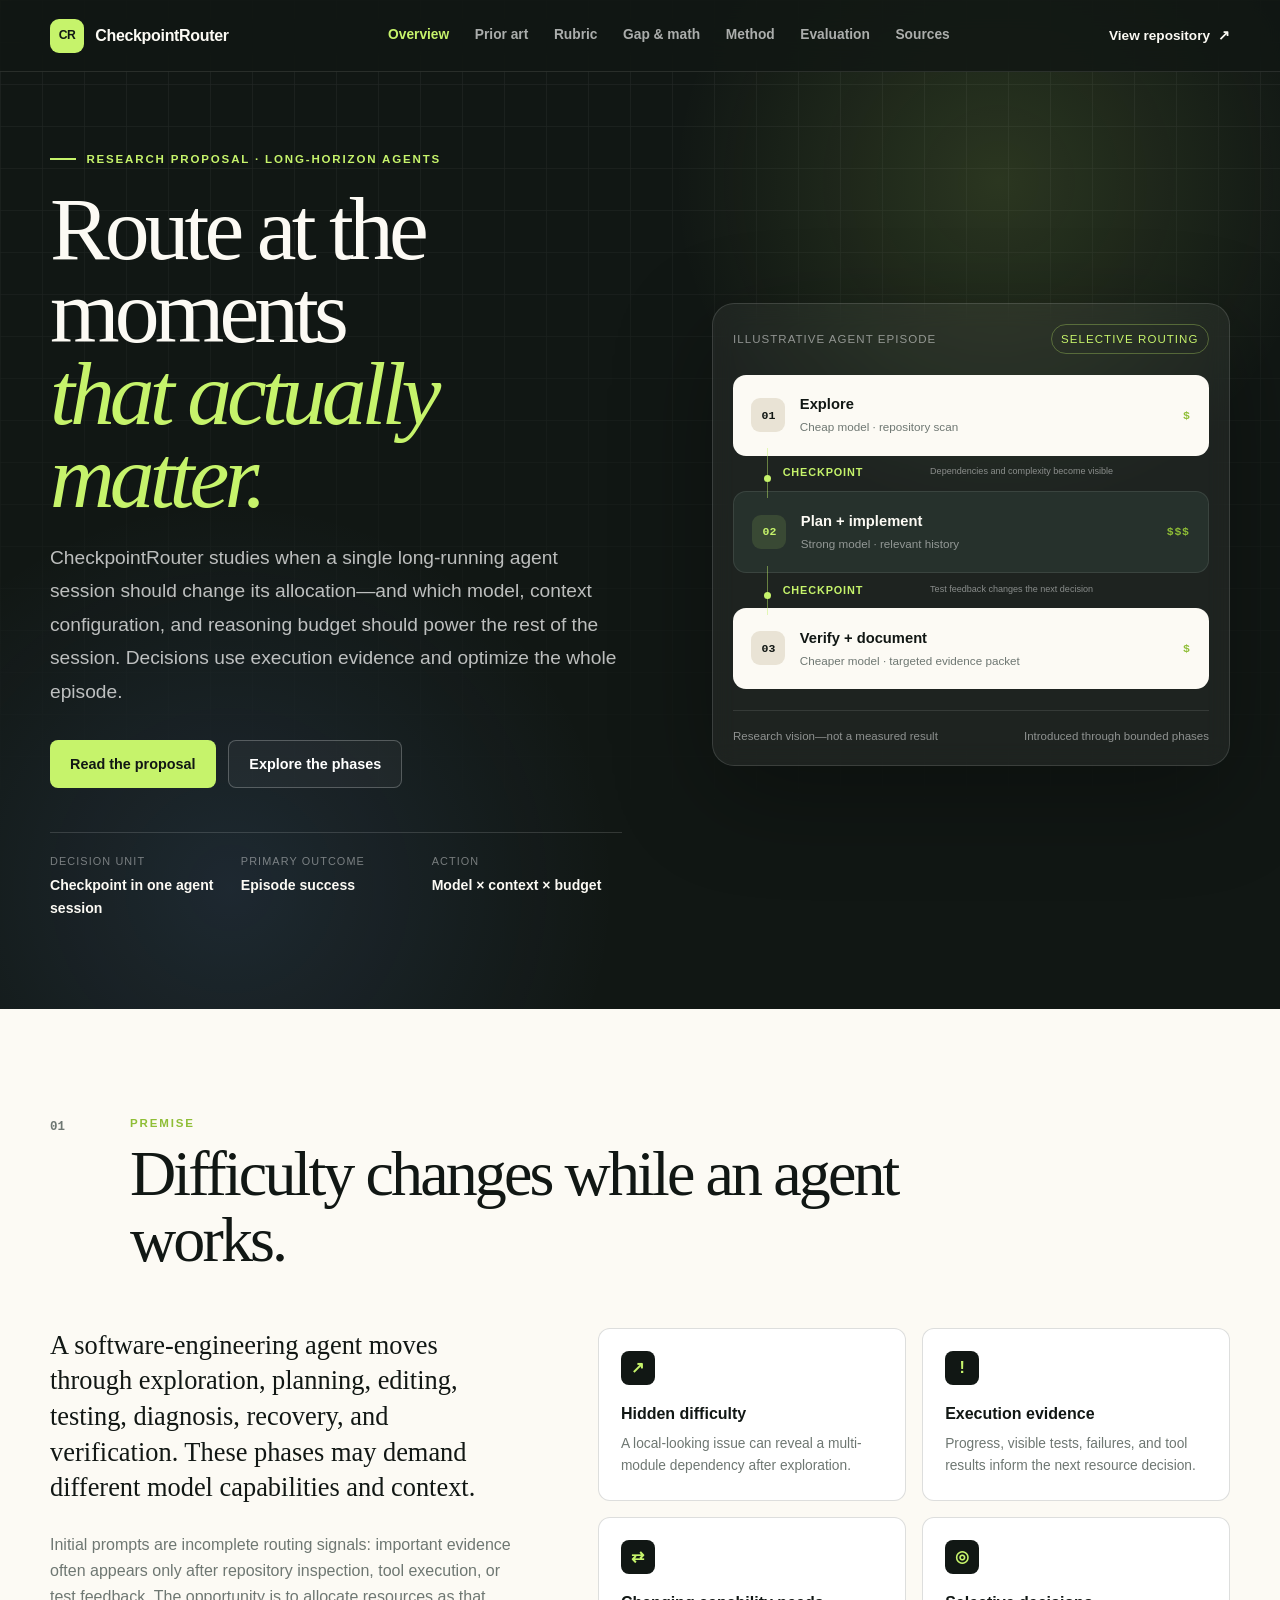
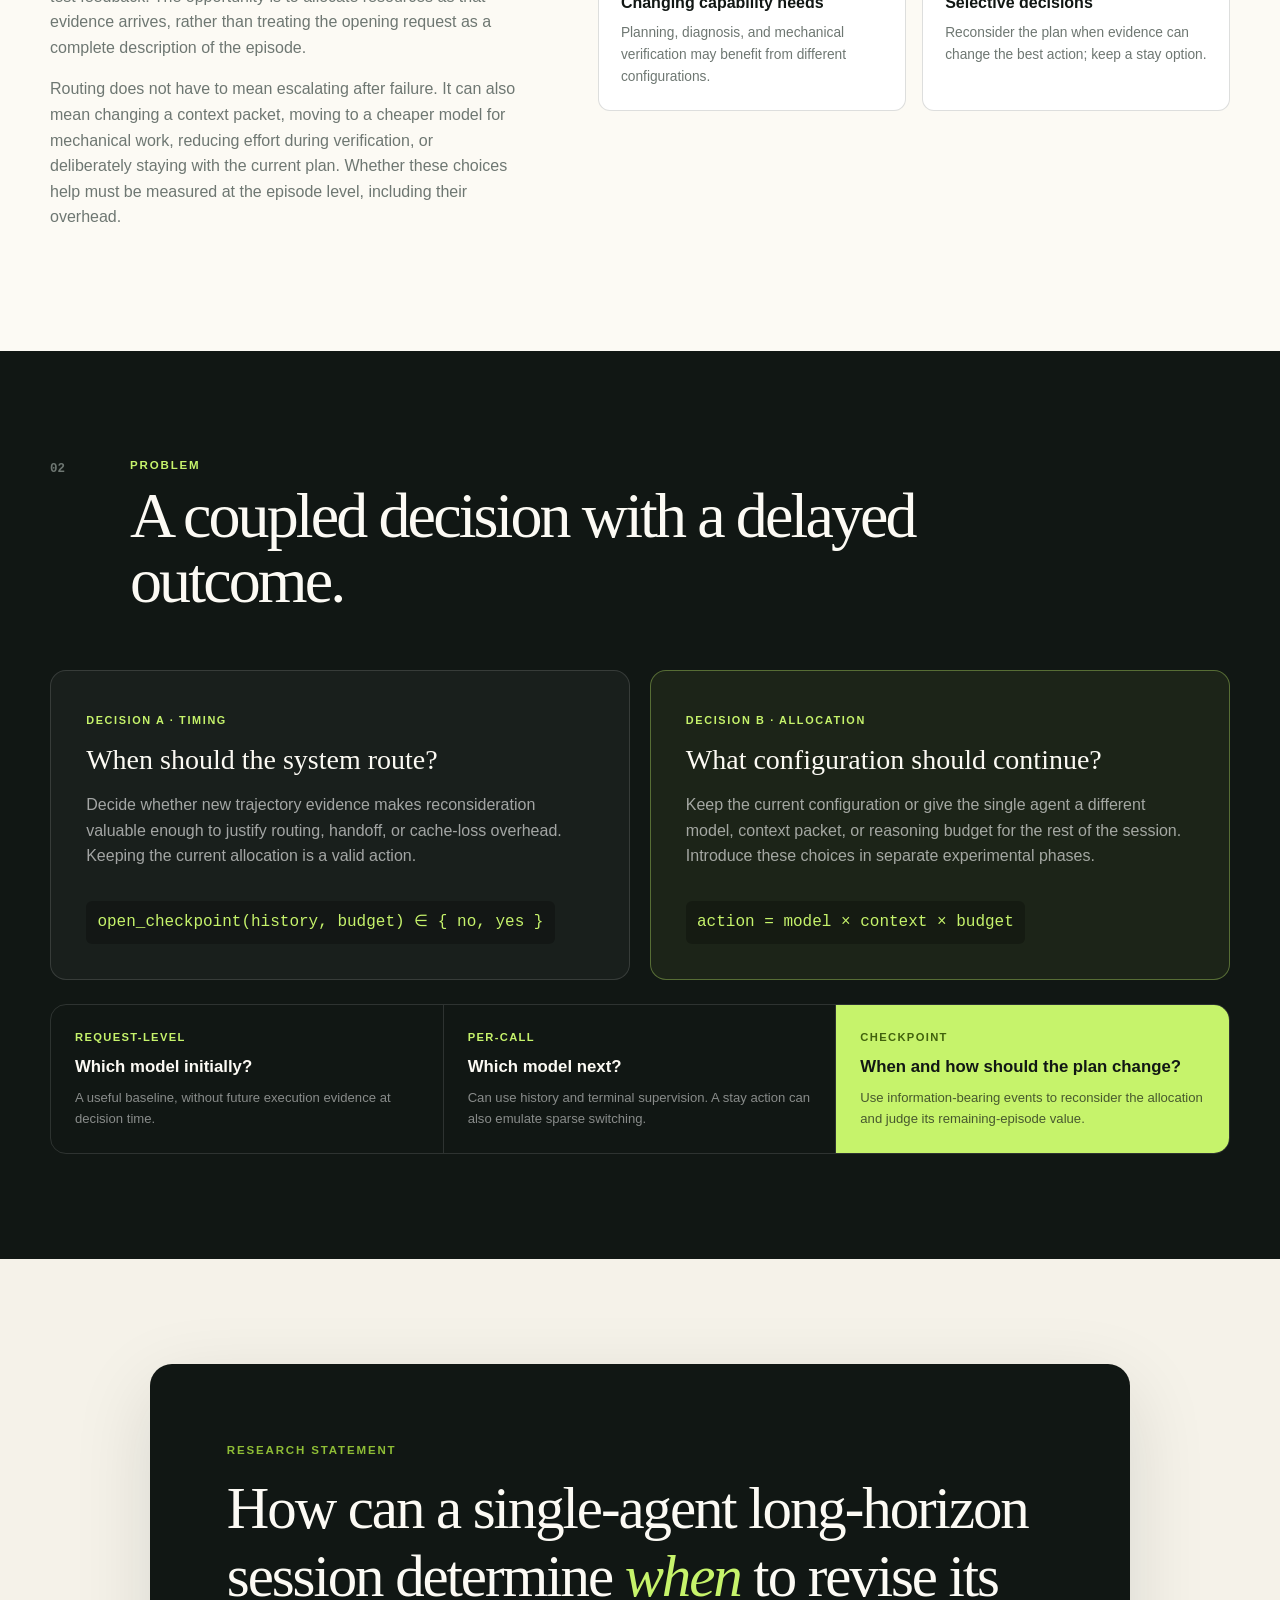
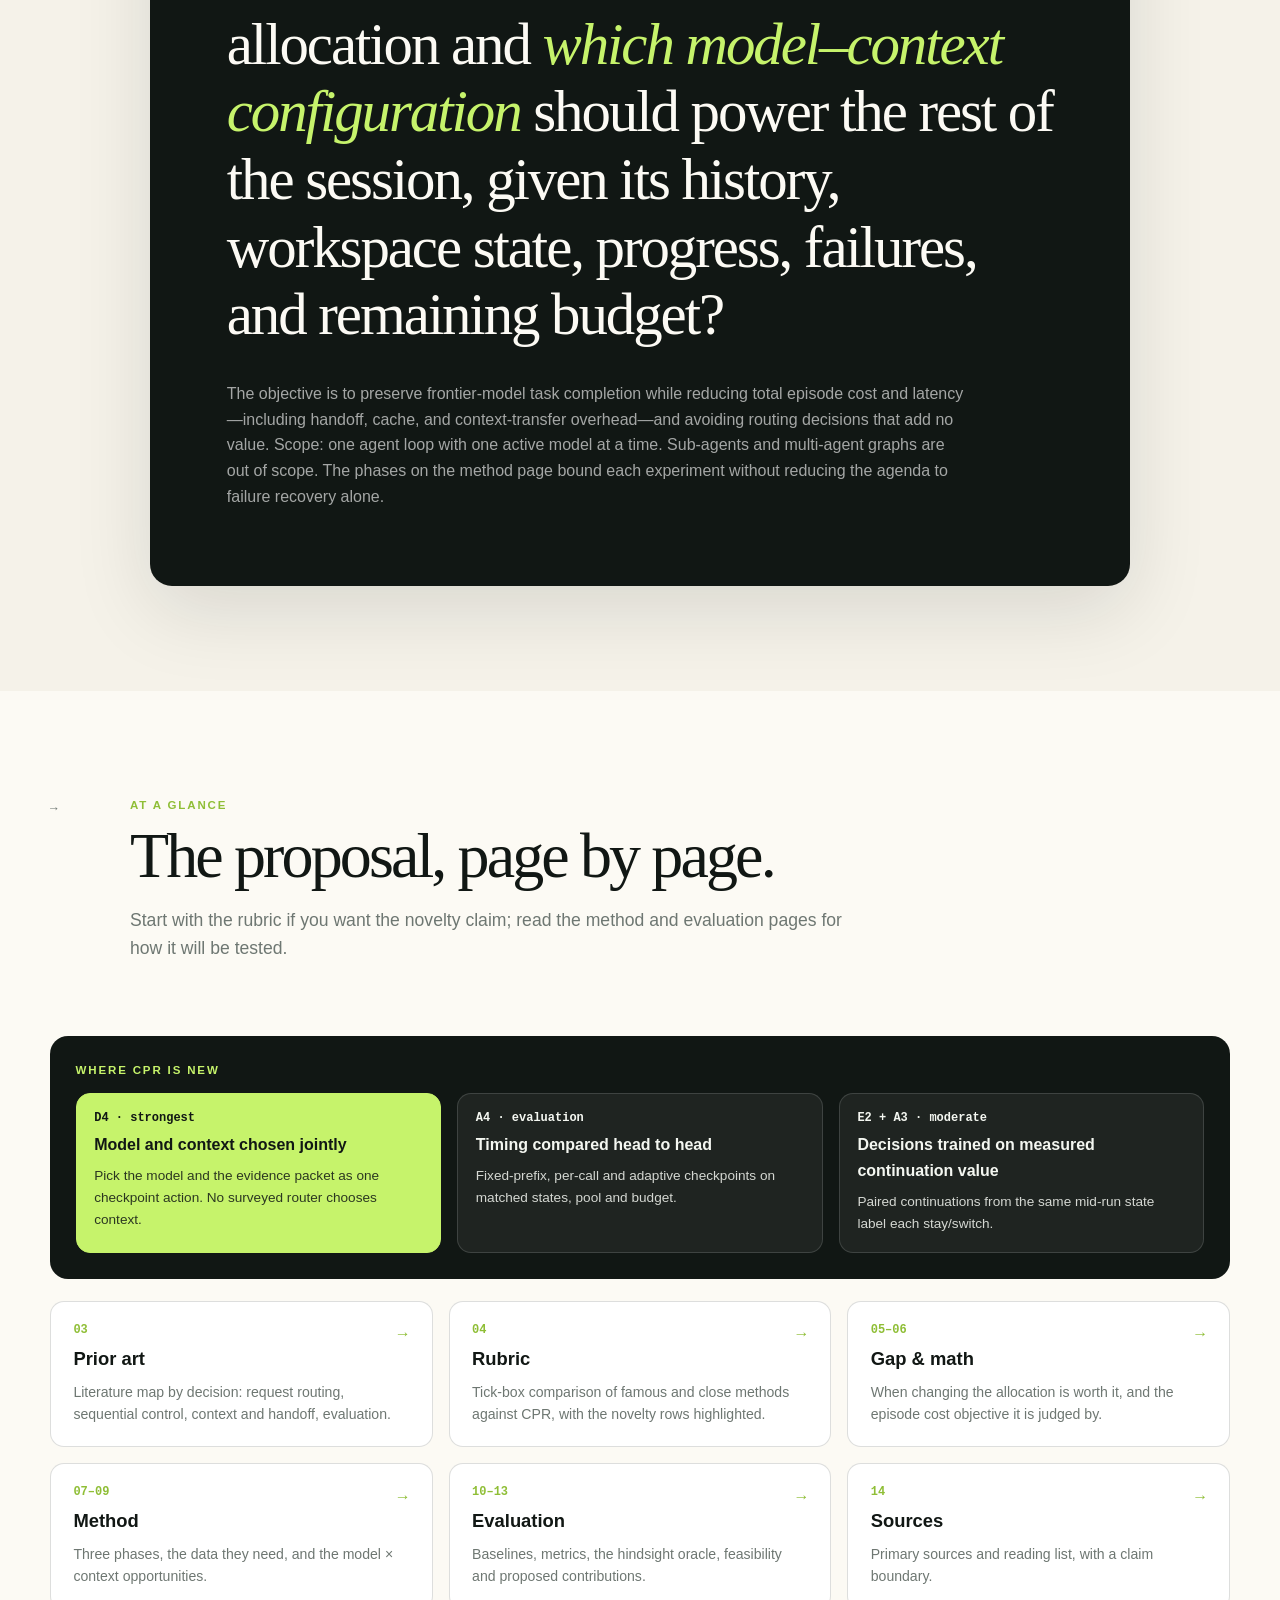
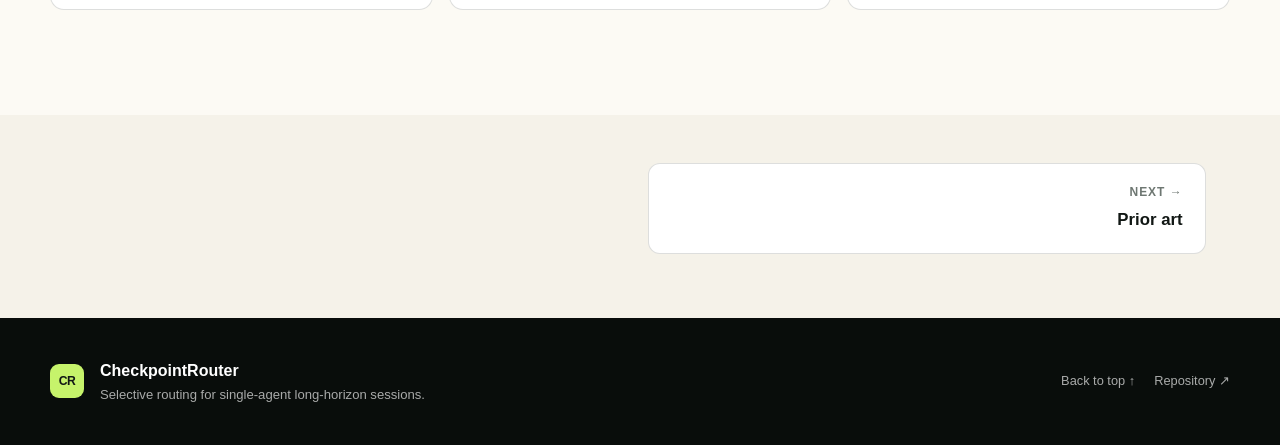
<file: docs/index.html>
<!doctype html>
<html lang="en">
  <head>
    <meta charset="utf-8" />
    <meta name="viewport" content="width=device-width, initial-scale=1" />
    <meta name="description" content="CheckpointRouter: checkpoint-aware model, context, and budget routing for single-agent long-horizon sessions, with a phased experimental plan." />
    <meta name="theme-color" content="#111714" />
    <meta property="og:title" content="CheckpointRouter — Long-Horizon Agent Routing" />
    <meta property="og:description" content="Selective model and context routing for a single long-horizon agent at meaningful execution checkpoints. Bounded experimental phases." />
    <meta property="og:type" content="website" />
    <title>CheckpointRouter — Long-Horizon Agent Routing</title>
    <link rel="icon" href="assets/favicon.svg" type="image/svg+xml" />
    <link rel="stylesheet" href="styles.css?v=6" />
    <script src="app.js?v=3" defer></script>
  </head>
  <body>
    <a class="skip-link" href="#main">Skip to content</a>
    <header class="site-header" data-header>
      <a class="brand" href="index.html" aria-label="CheckpointRouter home">
        <span class="brand-mark" aria-hidden="true">CR</span><span>CheckpointRouter</span>
      </a>
      <nav class="desktop-nav" aria-label="Primary navigation">
        <a href="index.html" aria-current="page" class="is-active">Overview</a><a href="prior-art.html">Prior art</a><a href="rubric.html">Rubric</a><a href="research.html">Gap & math</a><a href="method.html">Method</a><a href="evaluation.html">Evaluation</a><a href="sources.html">Sources</a>
      </nav>
      <details class="mobile-nav" data-mobile-nav>
        <summary>Contents</summary>
        <nav aria-label="Mobile navigation">
          <a href="index.html" aria-current="page" class="is-active">Overview</a><a href="prior-art.html">Prior art</a><a href="rubric.html">Rubric</a><a href="research.html">Gap & math</a><a href="method.html">Method</a><a href="evaluation.html">Evaluation</a><a href="sources.html">Sources</a>
        </nav>
      </details>
      <a class="header-cta" href="https://github.com/cs24mtech15016-oss/ai-gateway-ops" target="_blank" rel="noreferrer">
        View repository <span aria-hidden="true">↗</span>
      </a>
    </header>

    <main id="main">
      <section class="hero" id="top">
        <div class="hero-grid">
          <div class="hero-copy reveal">
            <div class="eyebrow"><span></span> Research proposal · long-horizon agents</div>
            <h1>Route at the moments <em>that actually matter.</em></h1>
            <p class="hero-lede">
              CheckpointRouter studies when a single long-running agent session should change its
              allocation—and which model, context configuration, and reasoning budget should power
              the rest of the session. Decisions use execution evidence and optimize the whole
              episode.
            </p>
            <div class="hero-actions">
              <a class="button button-primary" href="#research-statement">Read the proposal</a>
              <a class="button button-secondary" href="method.html#phases">Explore the phases</a>
            </div>
            <dl class="hero-facts" aria-label="Research scope">
              <div><dt>Decision unit</dt><dd>Checkpoint in one agent session</dd></div>
              <div><dt>Primary outcome</dt><dd>Episode success</dd></div>
              <div><dt>Action</dt><dd>Model × context × budget</dd></div>
            </dl>
          </div>
          <div class="episode-card reveal" aria-label="Illustrative long-horizon episode; not a reported result or the full Phase 1 protocol">
            <div class="card-topline"><span>Illustrative agent episode</span><span class="live-pill">selective routing</span></div>
            <div class="episode-flow">
              <article class="episode-step is-cheap">
                <span class="step-index">01</span><div><strong>Explore</strong><small>Cheap model · repository scan</small></div><span class="cost">$</span>
              </article>
              <div class="checkpoint"><span>Checkpoint</span><small>Dependencies and complexity become visible</small></div>
              <article class="episode-step is-strong">
                <span class="step-index">02</span><div><strong>Plan + implement</strong><small>Strong model · relevant history</small></div><span class="cost">$$$</span>
              </article>
              <div class="checkpoint"><span>Checkpoint</span><small>Test feedback changes the next decision</small></div>
              <article class="episode-step is-cheap">
                <span class="step-index">03</span><div><strong>Verify + document</strong><small>Cheaper model · targeted evidence packet</small></div><span class="cost">$</span>
              </article>
            </div>
            <div class="episode-footer"><span>Research vision—not a measured result</span><span>Introduced through bounded phases</span></div>
          </div>
        </div>
      </section>
      <section class="section section-light" id="premise">
        <div class="section-heading reveal"><span class="section-number">01</span><div><p class="kicker">Premise</p><h2>Difficulty changes while an agent works.</h2></div></div>
        <div class="premise-layout">
          <div class="prose reveal">
            <p class="lead">A software-engineering agent moves through exploration, planning, editing, testing, diagnosis, recovery, and verification. These phases may demand different model capabilities and context.</p>
            <p>
              Initial prompts are incomplete routing signals: important evidence often appears only
              after repository inspection, tool execution, or test feedback. The opportunity is to
              allocate resources as that evidence arrives, rather than treating the opening request
              as a complete description of the episode.
            </p>
            <p>
              Routing does not have to mean escalating after failure. It can also mean changing a
              context packet, moving to a cheaper model for mechanical work, reducing effort during verification,
              or deliberately staying with the current plan. Whether these choices help must be
              measured at the episode level, including their overhead.
            </p>
          </div>
          <div class="premise-cards reveal">
            <article><span class="icon-box">↗</span><h3>Hidden difficulty</h3><p>A local-looking issue can reveal a multi-module dependency after exploration.</p></article>
            <article><span class="icon-box">!</span><h3>Execution evidence</h3><p>Progress, visible tests, failures, and tool results inform the next resource decision.</p></article>
            <article><span class="icon-box">⇄</span><h3>Changing capability needs</h3><p>Planning, diagnosis, and mechanical verification may benefit from different configurations.</p></article>
            <article><span class="icon-box">◎</span><h3>Selective decisions</h3><p>Reconsider the plan when evidence can change the best action; keep a stay option.</p></article>
          </div>
        </div>
      </section>
      <section class="section section-dark" id="problem">
        <div class="section-heading reveal"><span class="section-number">02</span><div><p class="kicker">Problem</p><h2>A coupled decision with a delayed outcome.</h2></div></div>
        <div class="decision-grid reveal">
          <article class="decision-card">
            <span class="decision-label">Decision A · Timing</span><h3>When should the system route?</h3>
            <p>Decide whether new trajectory evidence makes reconsideration valuable enough to justify routing, handoff, or cache-loss overhead. Keeping the current allocation is a valid action.</p>
            <code>open_checkpoint(history, budget) ∈ { no, yes }</code>
          </article>
          <article class="decision-card decision-card-accent">
            <span class="decision-label">Decision B · Allocation</span><h3>What configuration should continue?</h3>
            <p>Keep the current configuration or give the single agent a different model, context packet, or reasoning budget for the rest of the session. Introduce these choices in separate experimental phases.</p>
            <code>action = model × context × budget</code>
          </article>
        </div>
        <div class="comparison-strip reveal" aria-label="Different routing decisions, not a ranking of expressive power">
          <article><span>Request-level</span><strong>Which model initially?</strong><p>A useful baseline, without future execution evidence at decision time.</p></article>
          <article><span>Per-call</span><strong>Which model next?</strong><p>Can use history and terminal supervision. A stay action can also emulate sparse switching.</p></article>
          <article class="is-selected"><span>Checkpoint</span><strong>When and how should the plan change?</strong><p>Use information-bearing events to reconsider the allocation and judge its remaining-episode value.</p></article>
        </div>
      </section>
      <section class="section section-paper" id="research-statement">
        <div class="statement-card reveal">
          <p class="kicker">Research statement</p>
          <blockquote>How can a single-agent long-horizon session determine <em>when</em> to revise its allocation and <em>which model–context configuration</em> should power the rest of the session, given its history, workspace state, progress, failures, and remaining budget?</blockquote>
          <p>The objective is to preserve frontier-model task completion while reducing total episode cost and latency—including handoff, cache, and context-transfer overhead—and avoiding routing decisions that add no value. Scope: one agent loop with one active model at a time. Sub-agents and multi-agent graphs are out of scope. The phases on the method page bound each experiment without reducing the agenda to failure recovery alone.</p>
        </div>
      </section>
      <section class="section section-light" id="at-a-glance">
        <div class="section-heading reveal"><span class="section-number">→</span><div>
          <p class="kicker">At a glance</p><h2>The proposal, page by page.</h2>
          <p class="section-intro">Start with the rubric if you want the novelty claim; read the method and evaluation pages for how it will be tested.</p>
        </div></div>
        <div class="glance-novelty reveal">
          <p class="kicker">Where CPR is new</p>
          <div class="glance-novelty-grid">
            <a href="rubric.html#rubric-matrix" class="is-strongest"><span>D4 · strongest</span><strong>Model and context chosen jointly</strong><small>Pick the model and the evidence packet as one checkpoint action. No surveyed router chooses context.</small></a>
            <a href="rubric.html#rubric-matrix"><span>A4 · evaluation</span><strong>Timing compared head to head</strong><small>Fixed-prefix, per-call and adaptive checkpoints on matched states, pool and budget.</small></a>
            <a href="rubric.html#rubric-matrix"><span>E2 + A3 · moderate</span><strong>Decisions trained on measured continuation value</strong><small>Paired continuations from the same mid-run state label each stay/switch.</small></a>
          </div>
        </div>
        <div class="glance-grid reveal">
          <a href="prior-art.html"><span>03</span><strong>Prior art</strong><small>Literature map by decision: request routing, sequential control, context and handoff, evaluation.</small><i aria-hidden="true">→</i></a>
          <a href="rubric.html"><span>04</span><strong>Rubric</strong><small>Tick-box comparison of famous and close methods against CPR, with the novelty rows highlighted.</small><i aria-hidden="true">→</i></a>
          <a href="research.html"><span>05–06</span><strong>Gap & math</strong><small>When changing the allocation is worth it, and the episode cost objective it is judged by.</small><i aria-hidden="true">→</i></a>
          <a href="method.html"><span>07–09</span><strong>Method</strong><small>Three phases, the data they need, and the model × context opportunities.</small><i aria-hidden="true">→</i></a>
          <a href="evaluation.html"><span>10–13</span><strong>Evaluation</strong><small>Baselines, metrics, the hindsight oracle, feasibility and proposed contributions.</small><i aria-hidden="true">→</i></a>
          <a href="sources.html"><span>14</span><strong>Sources</strong><small>Primary sources and reading list, with a claim boundary.</small><i aria-hidden="true">→</i></a>
        </div>
      </section>
    </main>
    <nav class="pager" aria-label="Page navigation"><span></span><a class="pager-next" href="prior-art.html"><small>Next →</small><strong>Prior art</strong></a></nav>

    <footer>
      <div><span class="brand-mark" aria-hidden="true">CR</span><div><strong>CheckpointRouter</strong><p>Selective routing for single-agent long-horizon sessions.</p></div></div>
      <div class="footer-links"><a href="#main">Back to top ↑</a><a href="https://github.com/cs24mtech15016-oss/ai-gateway-ops" target="_blank" rel="noreferrer">Repository ↗</a></div>
    </footer>
  </body>
</html>
</file>
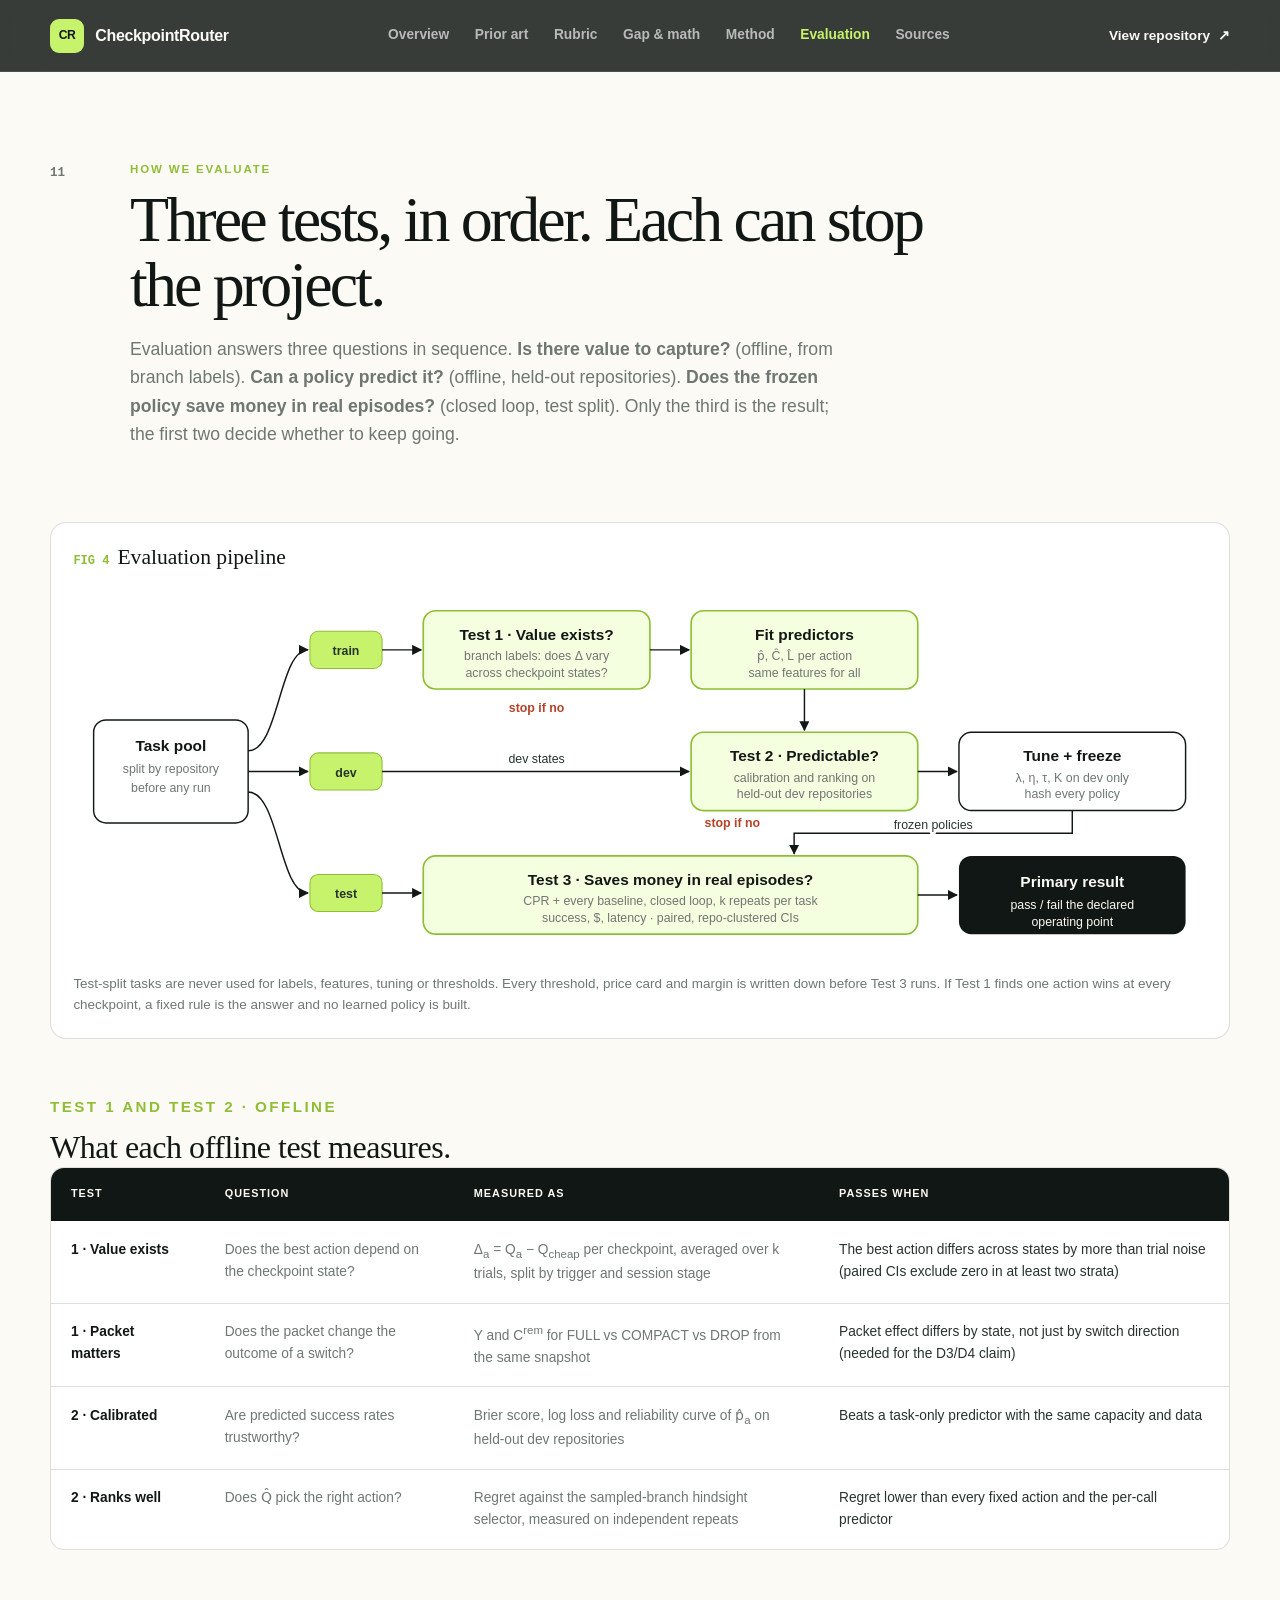
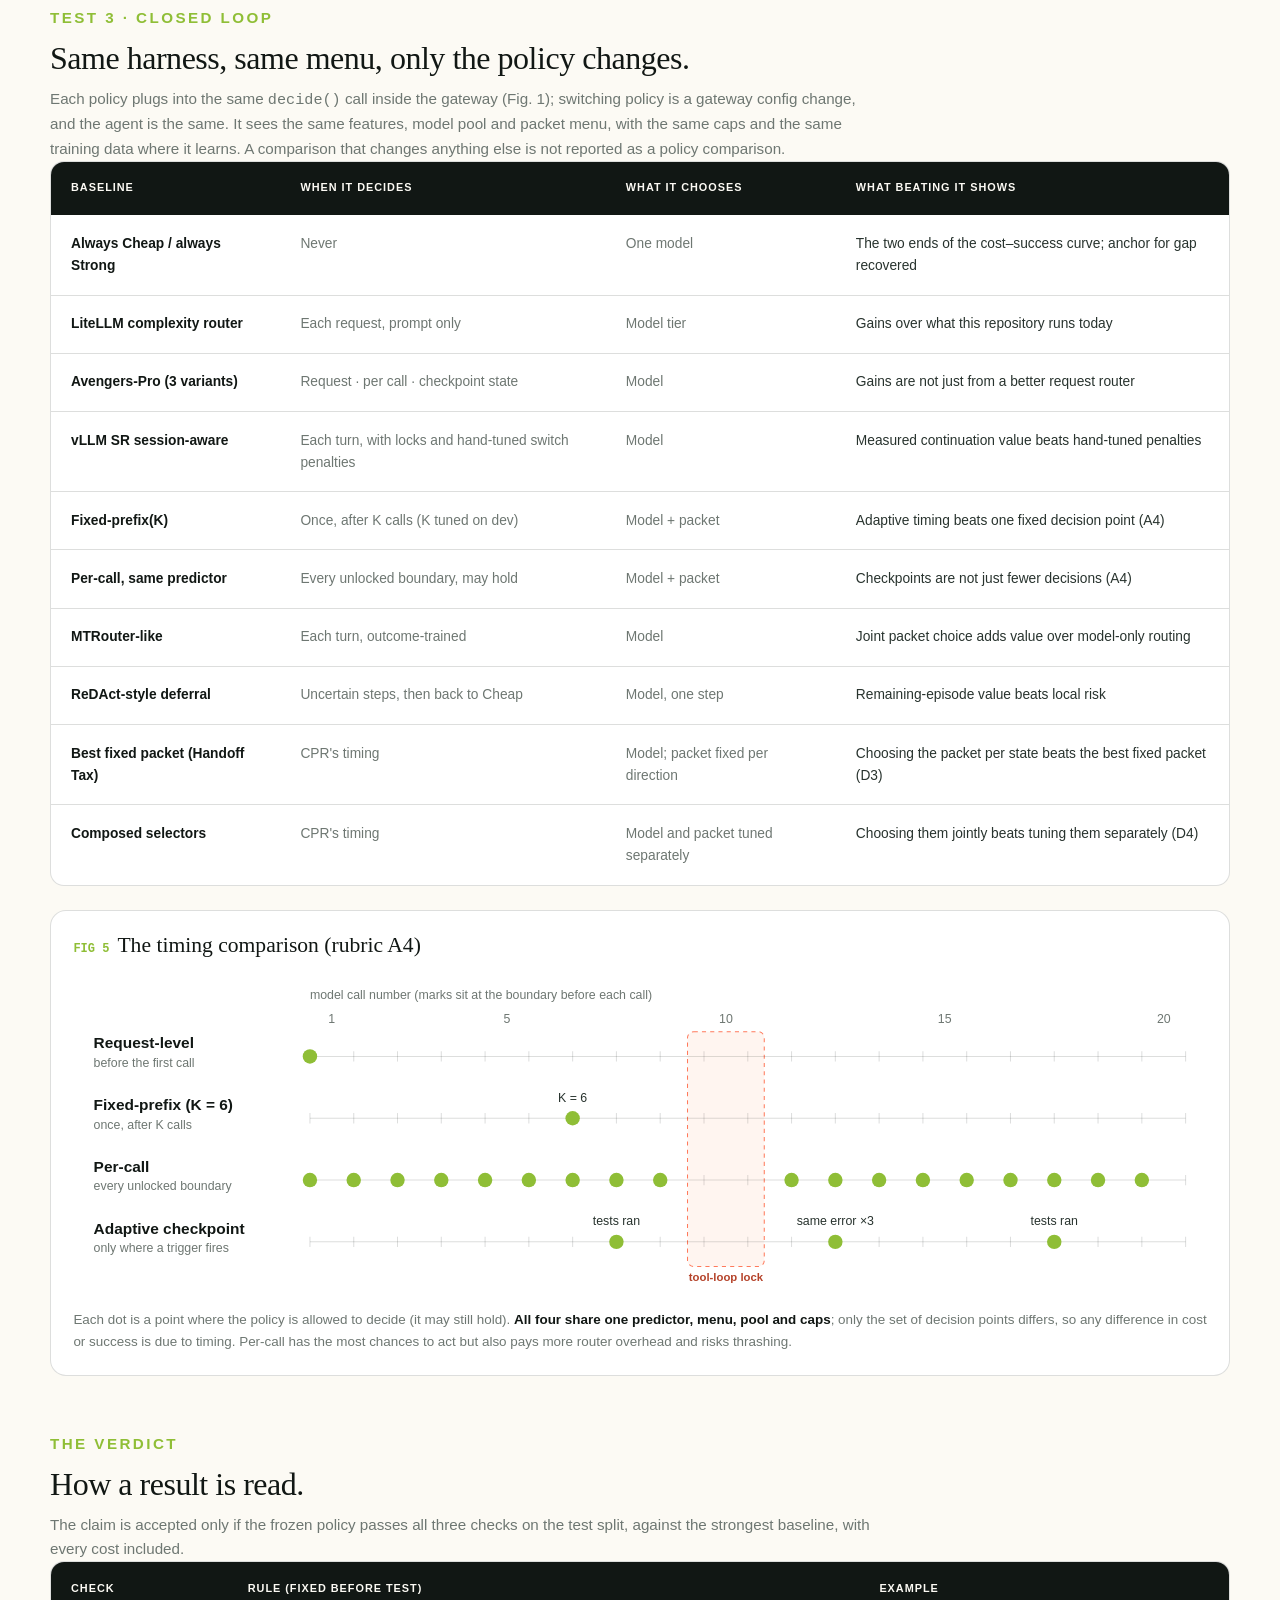
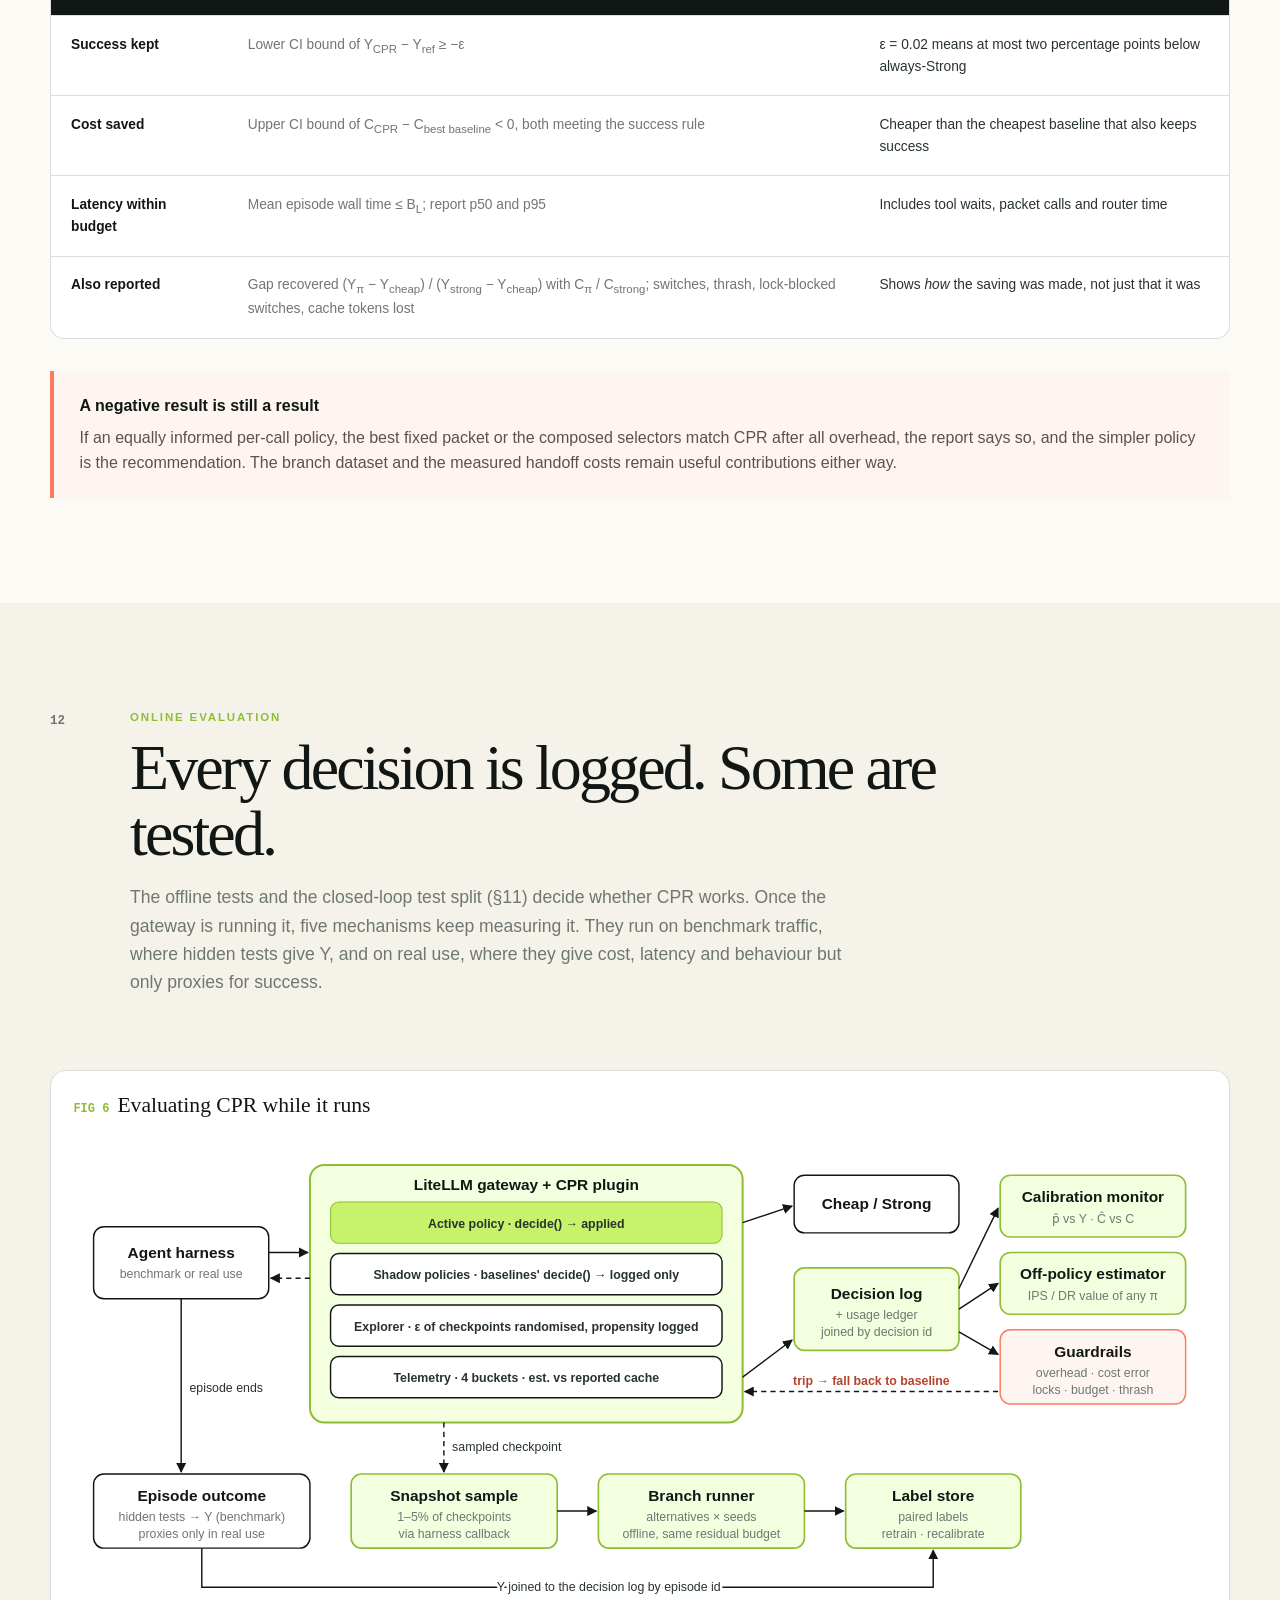
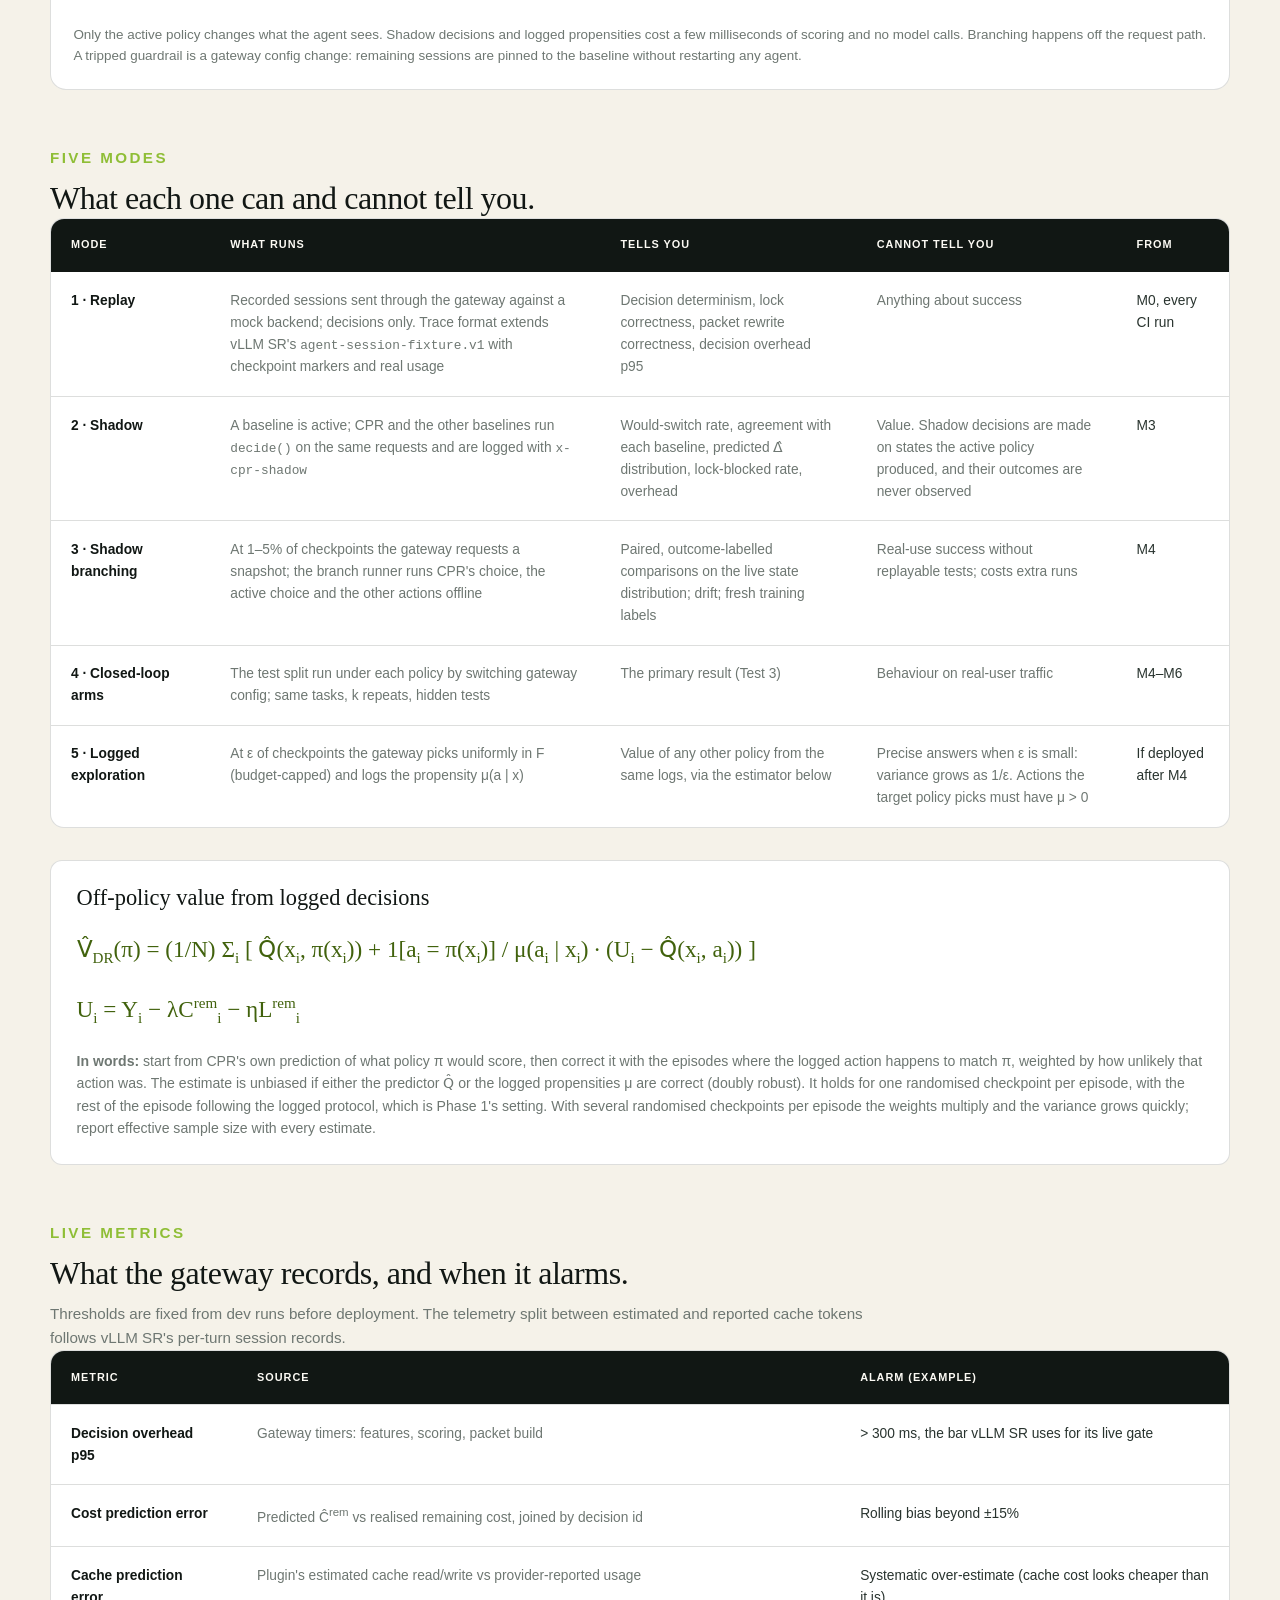
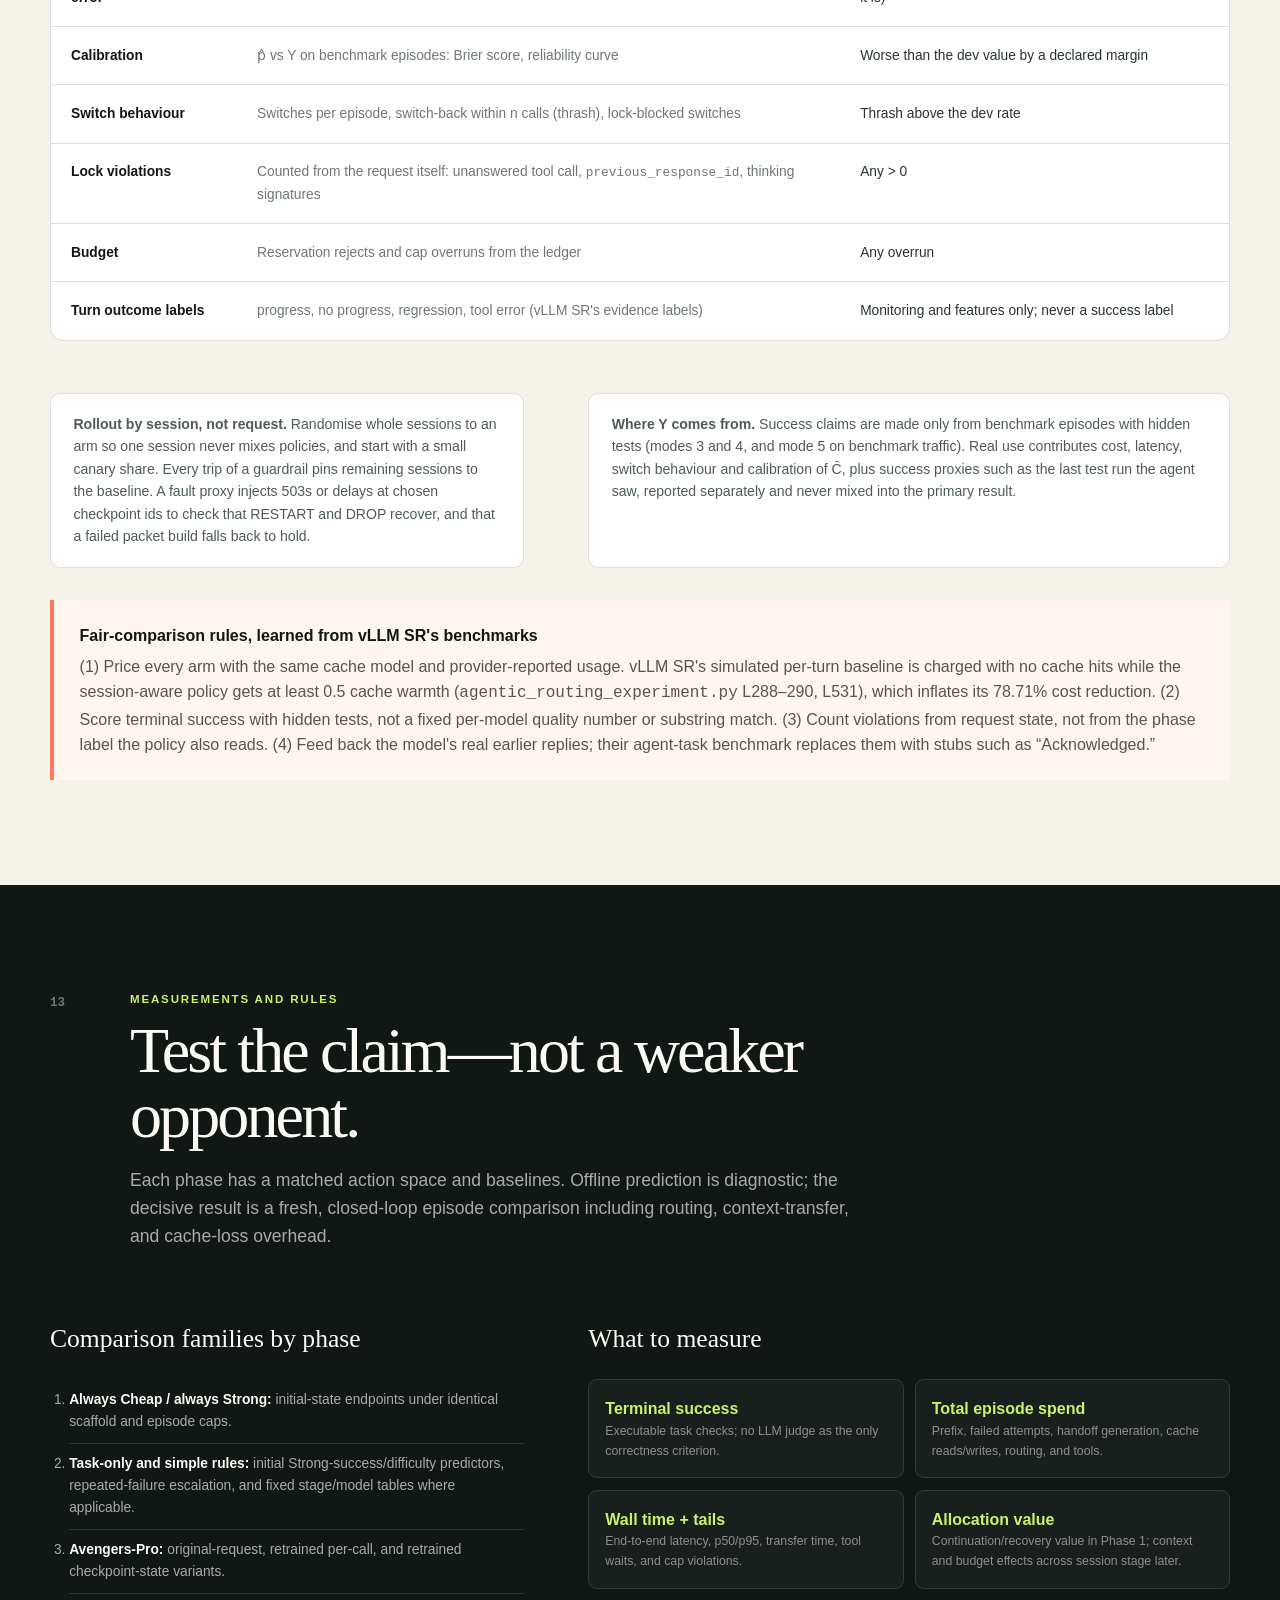
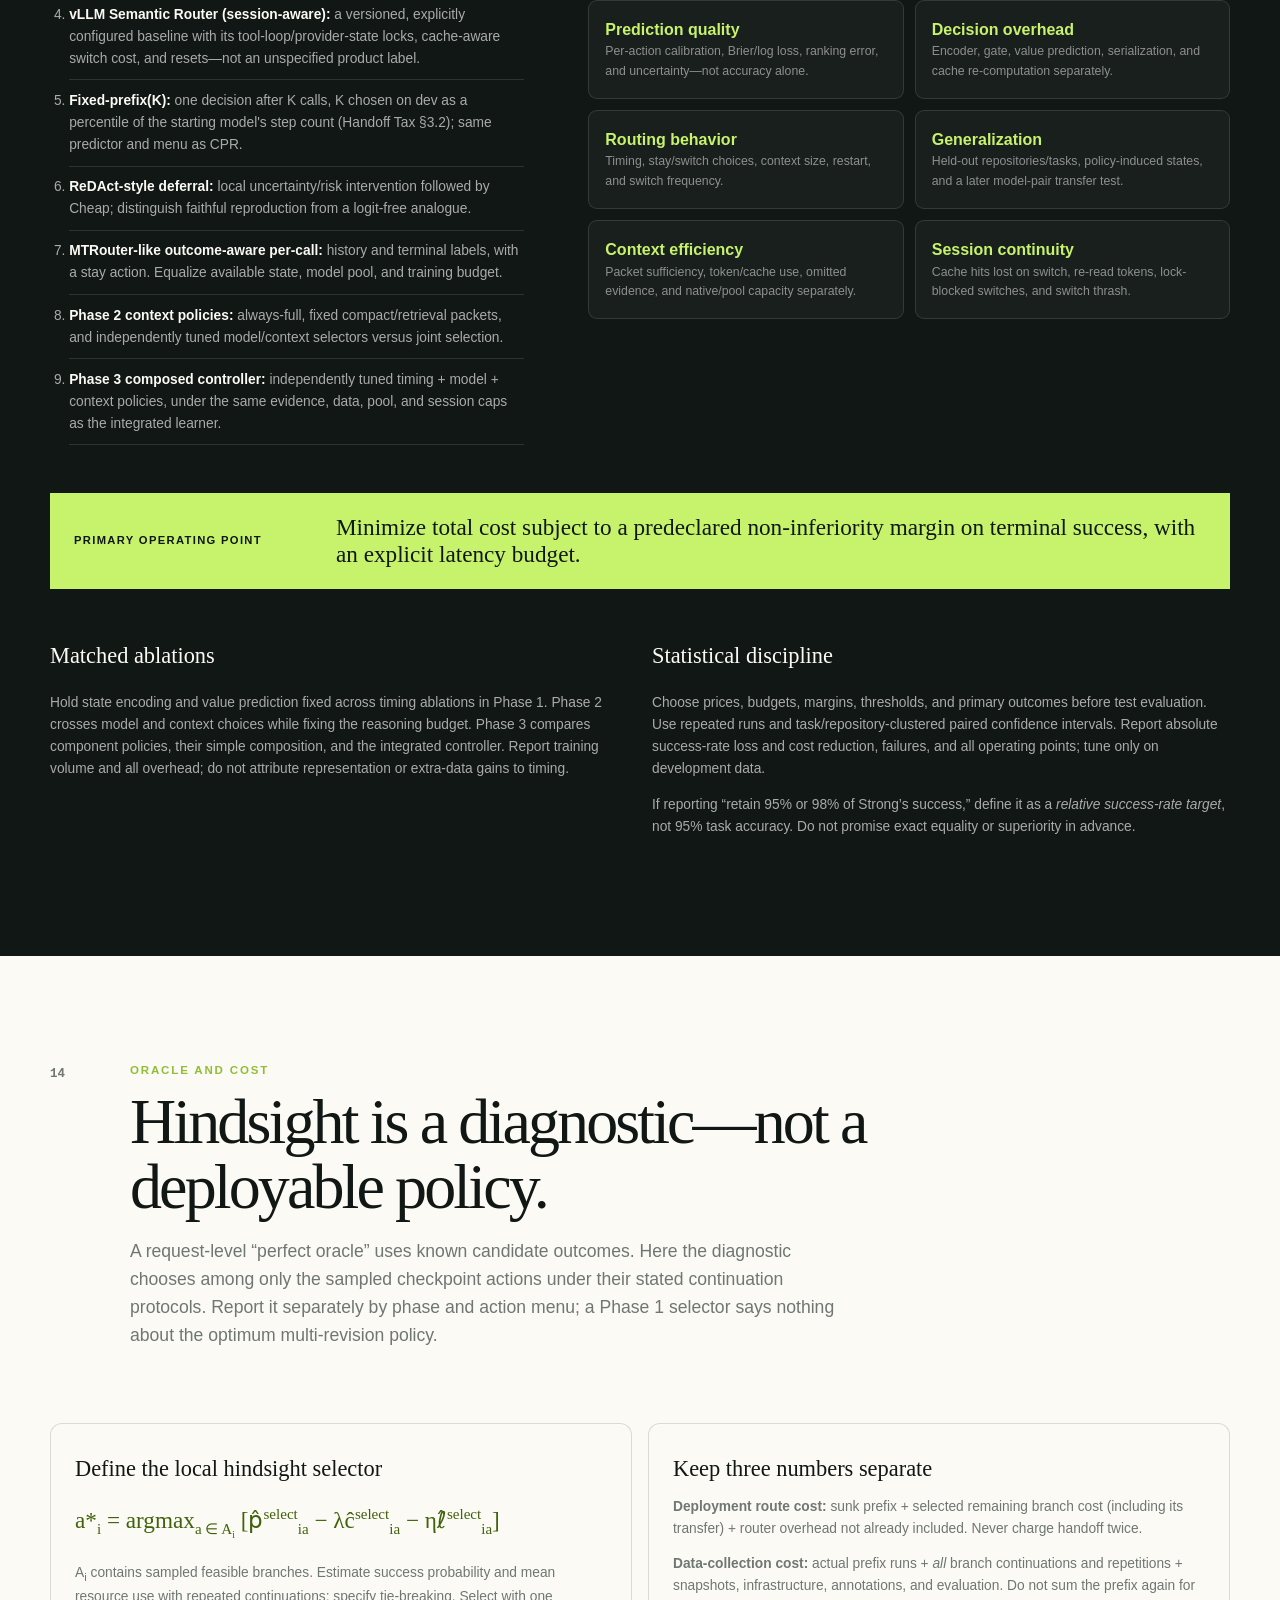
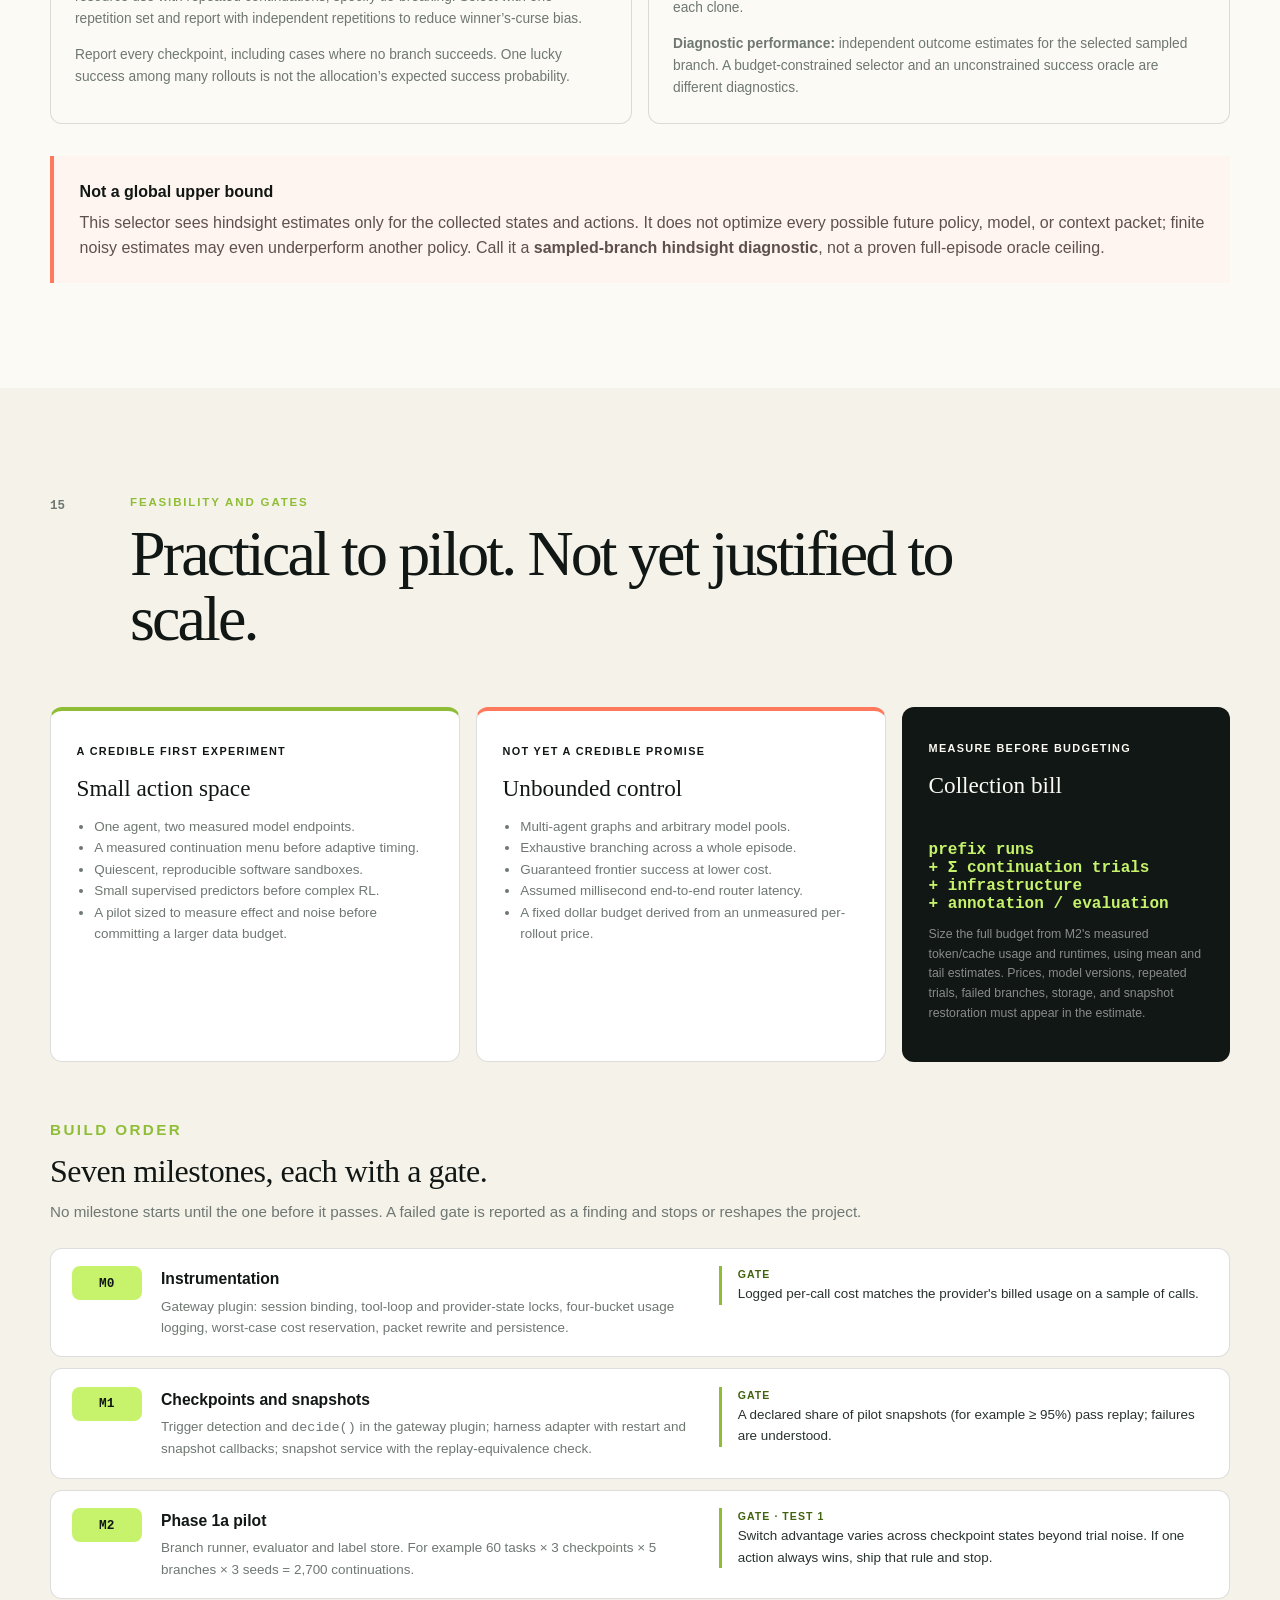
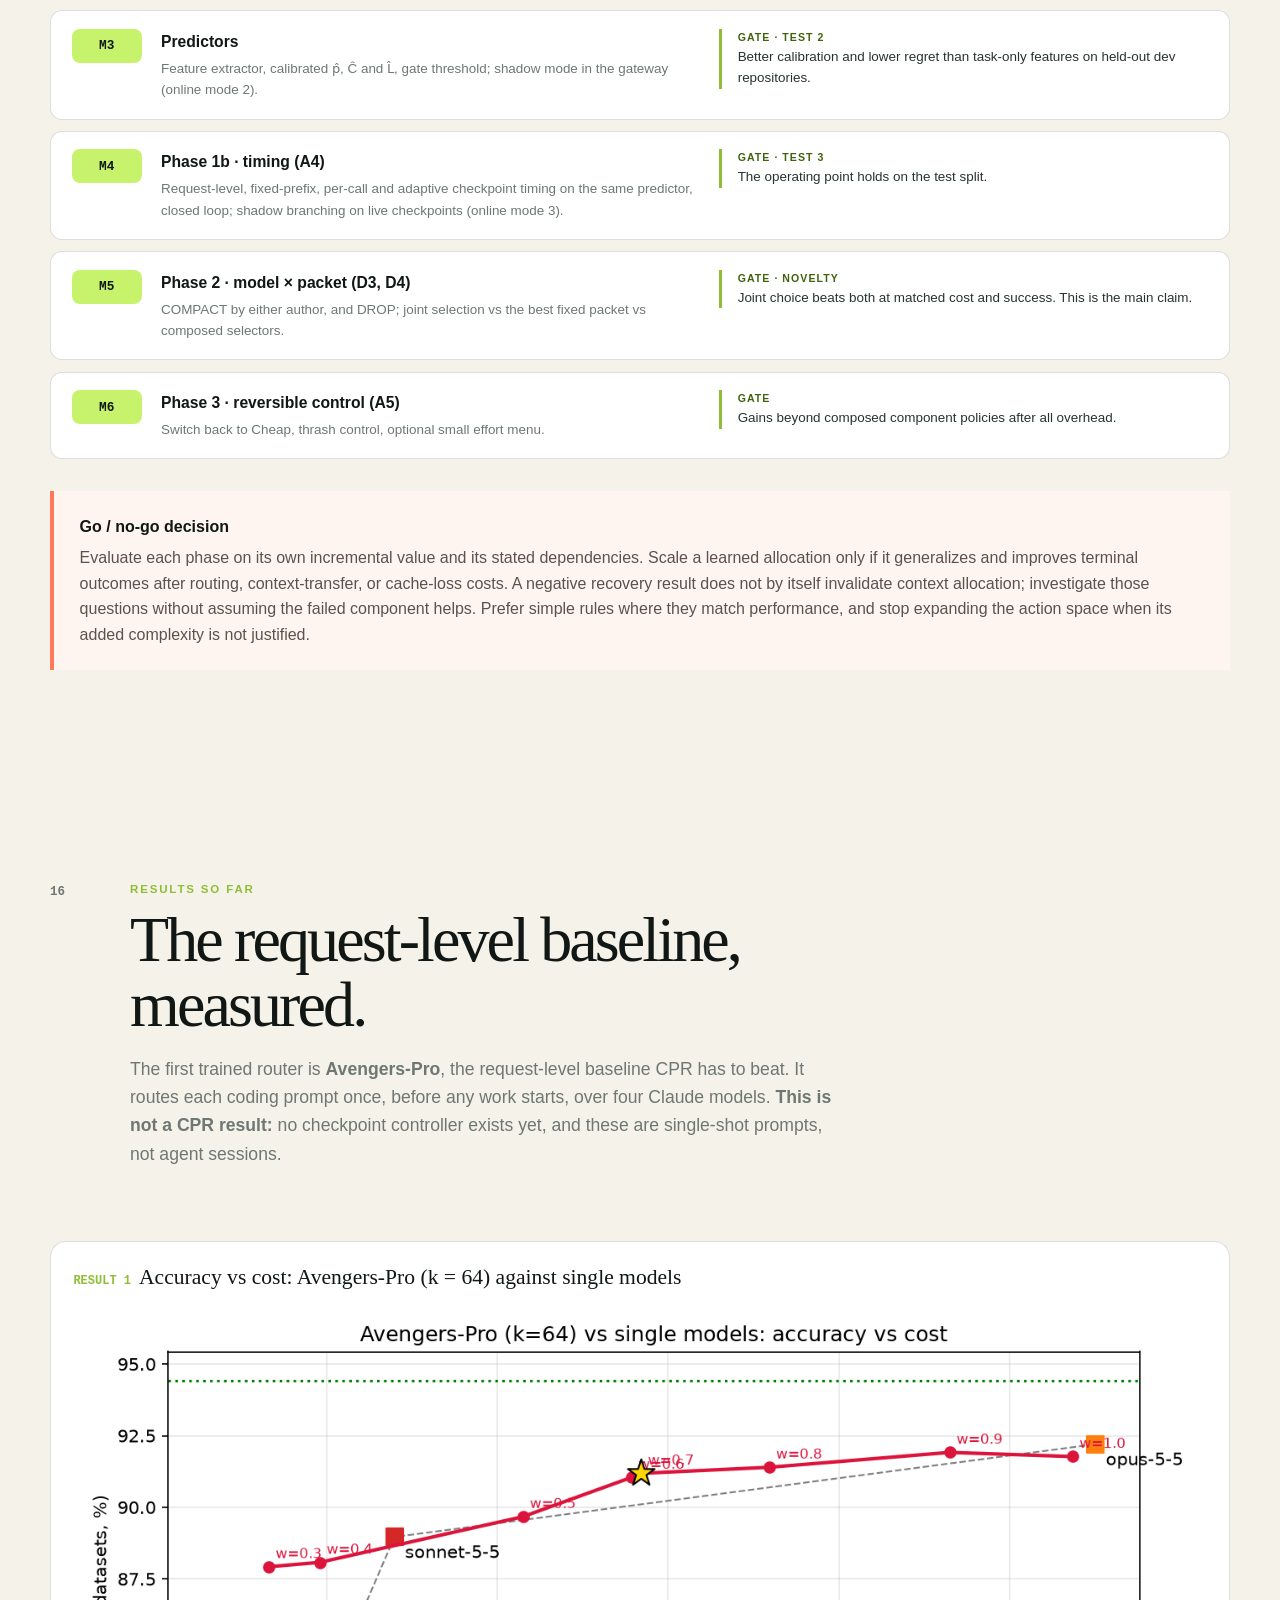
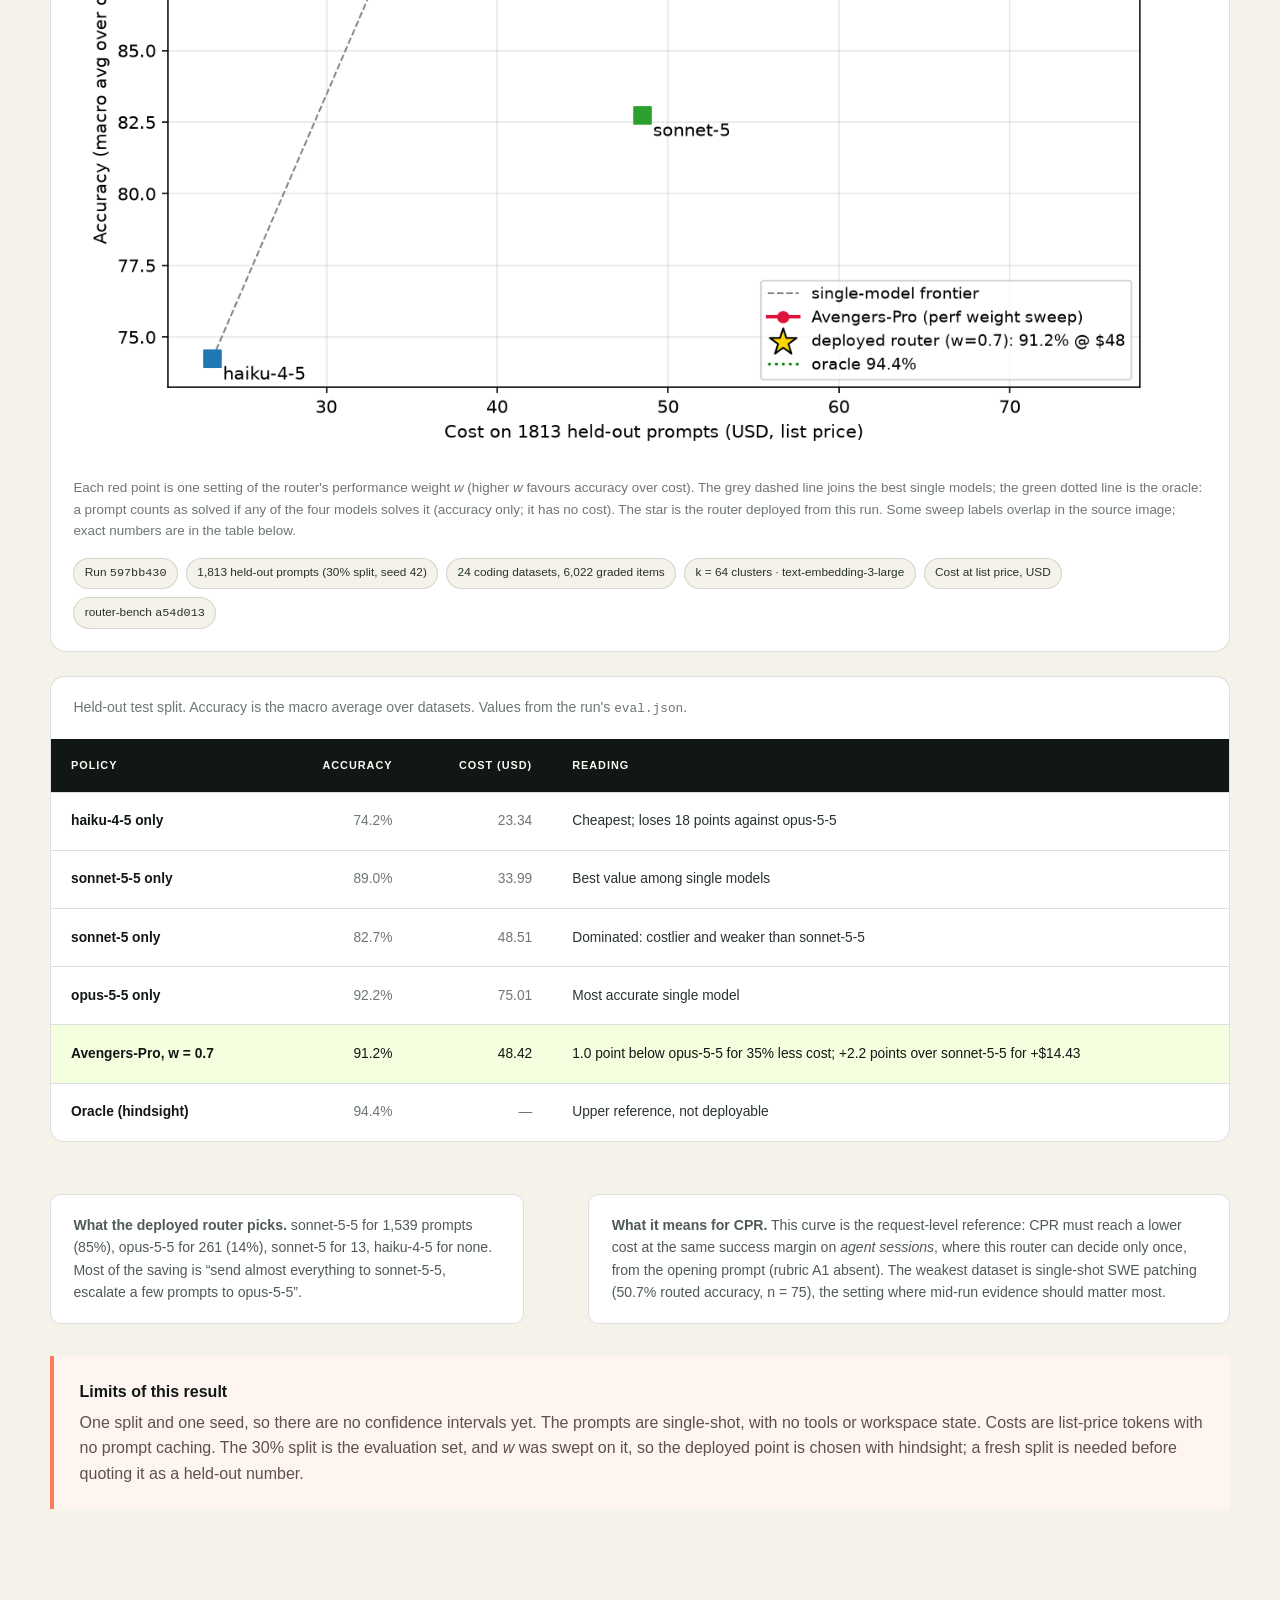
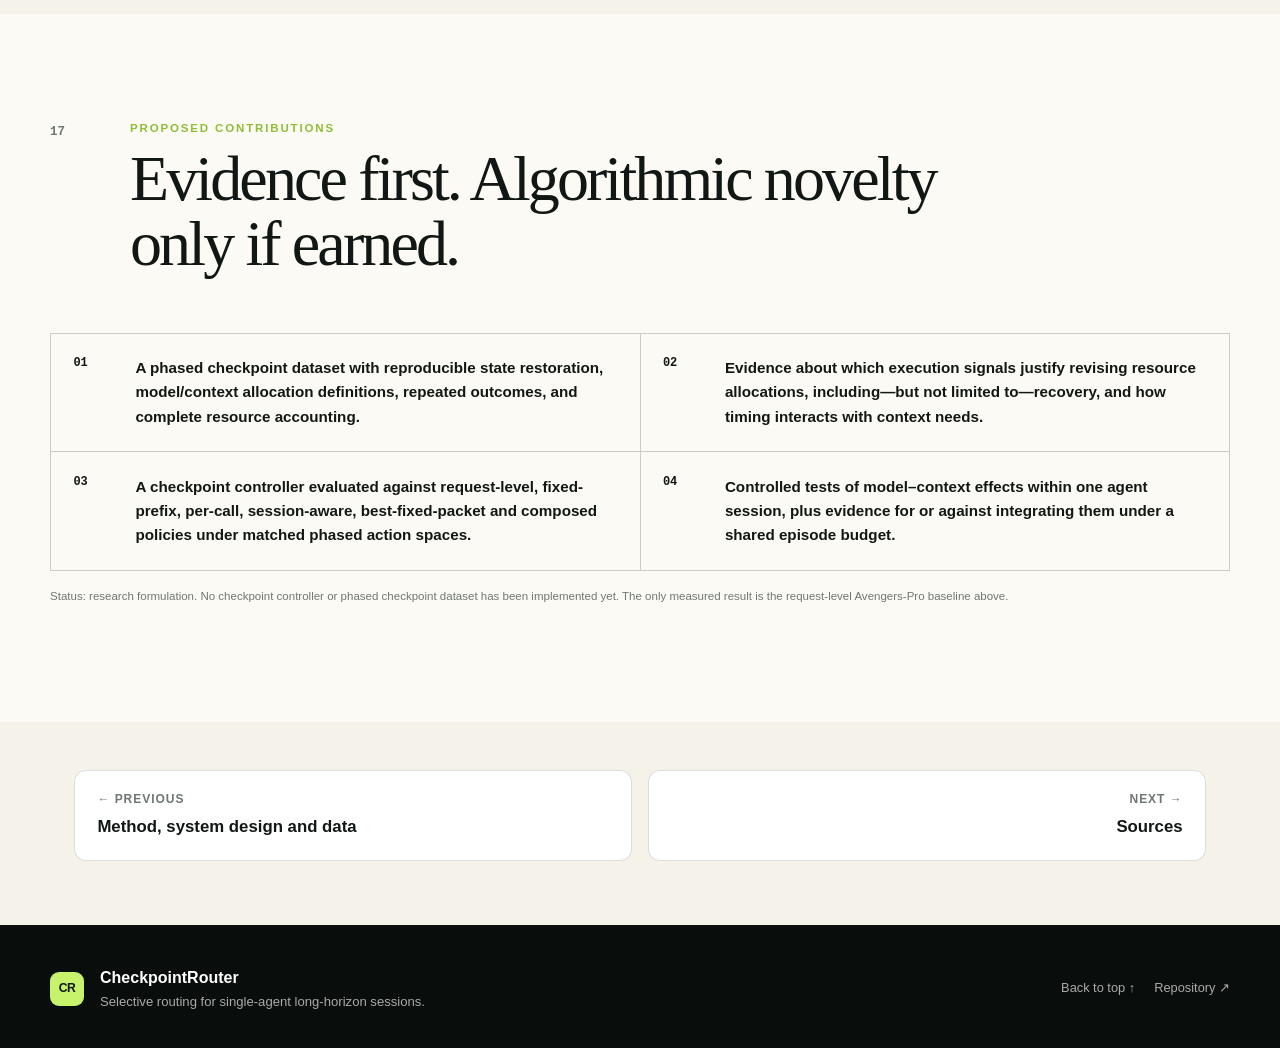
<file: docs/evaluation.html>
<!doctype html>
<html lang="en">
  <head>
    <meta charset="utf-8" />
    <meta name="viewport" content="width=device-width, initial-scale=1" />
    <meta name="description" content="CheckpointRouter: checkpoint-aware model, context, and budget routing for single-agent long-horizon sessions, with a phased experimental plan." />
    <meta name="theme-color" content="#111714" />
    <meta property="og:title" content="CheckpointRouter — Long-Horizon Agent Routing" />
    <meta property="og:description" content="Selective model and context routing for a single long-horizon agent at meaningful execution checkpoints. Bounded experimental phases." />
    <meta property="og:type" content="website" />
    <title>Evaluation plan and contributions — CheckpointRouter</title>
    <link rel="icon" href="assets/favicon.svg" type="image/svg+xml" />
    <link rel="stylesheet" href="styles.css?v=6" />
    <script src="app.js?v=3" defer></script>
  </head>
  <body>
    <a class="skip-link" href="#main">Skip to content</a>
    <header class="site-header" data-header>
      <a class="brand" href="index.html" aria-label="CheckpointRouter home">
        <span class="brand-mark" aria-hidden="true">CR</span><span>CheckpointRouter</span>
      </a>
      <nav class="desktop-nav" aria-label="Primary navigation">
        <a href="index.html">Overview</a><a href="prior-art.html">Prior art</a><a href="rubric.html">Rubric</a><a href="research.html">Gap & math</a><a href="method.html">Method</a><a href="evaluation.html" aria-current="page" class="is-active">Evaluation</a><a href="sources.html">Sources</a>
      </nav>
      <details class="mobile-nav" data-mobile-nav>
        <summary>Contents</summary>
        <nav aria-label="Mobile navigation">
          <a href="index.html">Overview</a><a href="prior-art.html">Prior art</a><a href="rubric.html">Rubric</a><a href="research.html">Gap & math</a><a href="method.html">Method</a><a href="evaluation.html" aria-current="page" class="is-active">Evaluation</a><a href="sources.html">Sources</a>
        </nav>
      </details>
      <a class="header-cta" href="https://github.com/cs24mtech15016-oss/ai-gateway-ops" target="_blank" rel="noreferrer">
        View repository <span aria-hidden="true">↗</span>
      </a>
    </header>

    <main id="main">
      <section class="section page-first section-light" id="how-we-evaluate">
        <div class="section-heading reveal"><span class="section-number">11</span><div>
          <p class="kicker">How we evaluate</p><h2>Three tests, in order. Each can stop the project.</h2>
          <p class="section-intro">Evaluation answers three questions in sequence. <b>Is there value to capture?</b> (offline, from branch labels). <b>Can a policy predict it?</b> (offline, held-out repositories). <b>Does the frozen policy save money in real episodes?</b> (closed loop, test split). Only the third is the result; the first two decide whether to keep going.</p>
        </div></div>

        <figure class="diagram reveal" id="eval-pipeline">
          <p class="diagram-title"><span>FIG 4</span>Evaluation pipeline</p>
          <div class="diagram-scroll">
          <svg viewBox="0 0 1100 360" role="img" aria-labelledby="f4t f4d">
            <title id="f4t">Evaluation pipeline</title>
            <desc id="f4d">Tasks are split by repository into train, dev and test before any run. Train produces branch labels; test 1 asks whether switch advantage varies by state. The trainer fits predictors on train; test 2 checks calibration and ranking on held-out dev repositories. Dev tunes lambda, eta and tau and freezes the policy. Test 3 runs CPR and all baselines closed-loop on the test split with k repeats each and reports the operating point with paired confidence intervals.</desc>
            <defs><marker id="ah4" viewBox="0 0 10 10" refX="9" refY="5" markerWidth="7" markerHeight="7" orient="auto-start-reverse"><path d="M0 0L10 5L0 10z" fill="#111714"/></marker></defs>
            <rect class="d-box" x="20" y="130" width="150" height="100" rx="12"/>
            <text class="d-title" x="95" y="160">Task pool</text><text class="d-sub" x="95" y="182">split by repository</text><text class="d-sub" x="95" y="200">before any run</text>
            <path class="d-arrow" d="M170 160 C200 160 200 62 228 62" marker-end="url(#ah4)"/>
            <path class="d-arrow" d="M170 180 L228 180" marker-end="url(#ah4)"/>
            <path class="d-arrow" d="M170 200 C200 200 200 298 228 298" marker-end="url(#ah4)"/>
            <rect class="d-tag" x="230" y="44" width="70" height="36" rx="8"/><text class="d-small" x="265" y="67">train</text>
            <rect class="d-tag" x="230" y="162" width="70" height="36" rx="8"/><text class="d-small" x="265" y="185">dev</text>
            <rect class="d-tag" x="230" y="280" width="70" height="36" rx="8"/><text class="d-small" x="265" y="303">test</text>

            <rect class="d-new" x="340" y="24" width="220" height="76" rx="12"/>
            <text class="d-title" x="450" y="52">Test 1 · Value exists?</text><text class="d-sub" x="450" y="72">branch labels: does Δ vary</text><text class="d-sub" x="450" y="88">across checkpoint states?</text>
            <rect class="d-new" x="600" y="24" width="220" height="76" rx="12"/>
            <text class="d-title" x="710" y="52">Fit predictors</text><text class="d-sub" x="710" y="72">p̂, Ĉ, L̂ per action</text><text class="d-sub" x="710" y="88">same features for all</text>
            <rect class="d-new" x="600" y="142" width="220" height="76" rx="12"/>
            <text class="d-title" x="710" y="170">Test 2 · Predictable?</text><text class="d-sub" x="710" y="190">calibration and ranking on</text><text class="d-sub" x="710" y="206">held-out dev repositories</text>
            <rect class="d-box" x="860" y="142" width="220" height="76" rx="12"/>
            <text class="d-title" x="970" y="170">Tune + freeze</text><text class="d-sub" x="970" y="190">λ, η, τ, K on dev only</text><text class="d-sub" x="970" y="206">hash every policy</text>
            <rect class="d-new" x="340" y="262" width="480" height="76" rx="12"/>
            <text class="d-title" x="580" y="290">Test 3 · Saves money in real episodes?</text><text class="d-sub" x="580" y="310">CPR + every baseline, closed loop, k repeats per task</text><text class="d-sub" x="580" y="326">success, $, latency · paired, repo-clustered CIs</text>
            <rect class="d-ink" x="860" y="262" width="220" height="76" rx="12"/>
            <text class="d-title d-on-ink" x="970" y="292">Primary result</text><text class="d-sub d-on-ink" x="970" y="314">pass / fail the declared</text><text class="d-sub d-on-ink" x="970" y="330">operating point</text>

            <line class="d-arrow" x1="300" y1="62" x2="338" y2="62" marker-end="url(#ah4)"/>
            <line class="d-arrow" x1="560" y1="62" x2="598" y2="62" marker-end="url(#ah4)"/>
            <line class="d-arrow" x1="710" y1="100" x2="710" y2="140" marker-end="url(#ah4)"/>
            <line class="d-arrow" x1="300" y1="180" x2="598" y2="180" marker-end="url(#ah4)"/>
            <text class="d-label" x="450" y="172">dev states</text>
            <line class="d-arrow" x1="820" y1="180" x2="858" y2="180" marker-end="url(#ah4)"/>
            <path class="d-arrow" d="M970 218 L970 240 L700 240 L700 260" marker-end="url(#ah4)"/>
            <text class="d-label" x="835" y="236">frozen policies</text>
            <line class="d-arrow" x1="300" y1="298" x2="338" y2="298" marker-end="url(#ah4)"/>
            <line class="d-arrow" x1="820" y1="300" x2="858" y2="300" marker-end="url(#ah4)"/>
            <text class="d-label d-coral" x="450" y="122">stop if no</text>
            <text class="d-label d-coral" x="640" y="234">stop if no</text>
          </svg>
          </div>
          <figcaption>Test-split tasks are never used for labels, features, tuning or thresholds. Every threshold, price card and margin is written down before Test 3 runs. If Test 1 finds one action wins at every checkpoint, a fixed rule is the answer and no learned policy is built.</figcaption>
        </figure>

        <div class="sub-heading reveal"><p class="kicker">Test 1 and Test 2 · offline</p><h3>What each offline test measures.</h3></div>
        <div class="table-wrap reveal"><table class="research-table is-compact">
          <thead><tr><th scope="col">Test</th><th scope="col">Question</th><th scope="col">Measured as</th><th scope="col">Passes when</th></tr></thead>
          <tbody>
            <tr><th scope="row">1 · Value exists</th><td>Does the best action depend on the checkpoint state?</td><td>Δ<sub>a</sub> = Q<sub>a</sub> − Q<sub>cheap</sub> per checkpoint, averaged over k trials, split by trigger and session stage</td><td>The best action differs across states by more than trial noise (paired CIs exclude zero in at least two strata)</td></tr>
            <tr><th scope="row">1 · Packet matters</th><td>Does the packet change the outcome of a switch?</td><td>Y and C<sup>rem</sup> for FULL vs COMPACT vs DROP from the same snapshot</td><td>Packet effect differs by state, not just by switch direction (needed for the D3/D4 claim)</td></tr>
            <tr><th scope="row">2 · Calibrated</th><td>Are predicted success rates trustworthy?</td><td>Brier score, log loss and reliability curve of p̂<sub>a</sub> on held-out dev repositories</td><td>Beats a task-only predictor with the same capacity and data</td></tr>
            <tr><th scope="row">2 · Ranks well</th><td>Does Q̂ pick the right action?</td><td>Regret against the sampled-branch hindsight selector, measured on independent repeats</td><td>Regret lower than every fixed action and the per-call predictor</td></tr>
          </tbody>
        </table></div>

        <div class="sub-heading reveal"><p class="kicker">Test 3 · closed loop</p><h3>Same harness, same menu, only the policy changes.</h3>
          <p>Each policy plugs into the same <code>decide()</code> call inside the gateway (Fig. 1); switching policy is a gateway config change, and the agent is the same. It sees the same features, model pool and packet menu, with the same caps and the same training data where it learns. A comparison that changes anything else is not reported as a policy comparison.</p></div>
        <div class="table-wrap reveal"><table class="research-table is-compact">
          <thead><tr><th scope="col">Baseline</th><th scope="col">When it decides</th><th scope="col">What it chooses</th><th scope="col">What beating it shows</th></tr></thead>
          <tbody>
            <tr><th scope="row">Always Cheap / always Strong</th><td>Never</td><td>One model</td><td>The two ends of the cost–success curve; anchor for gap recovered</td></tr>
            <tr><th scope="row">LiteLLM complexity router</th><td>Each request, prompt only</td><td>Model tier</td><td>Gains over what this repository runs today</td></tr>
            <tr><th scope="row">Avengers-Pro (3 variants)</th><td>Request · per call · checkpoint state</td><td>Model</td><td>Gains are not just from a better request router</td></tr>
            <tr><th scope="row">vLLM SR session-aware</th><td>Each turn, with locks and hand-tuned switch penalties</td><td>Model</td><td>Measured continuation value beats hand-tuned penalties</td></tr>
            <tr><th scope="row">Fixed-prefix(K)</th><td>Once, after K calls (K tuned on dev)</td><td>Model + packet</td><td>Adaptive timing beats one fixed decision point (A4)</td></tr>
            <tr><th scope="row">Per-call, same predictor</th><td>Every unlocked boundary, may hold</td><td>Model + packet</td><td>Checkpoints are not just fewer decisions (A4)</td></tr>
            <tr><th scope="row">MTRouter-like</th><td>Each turn, outcome-trained</td><td>Model</td><td>Joint packet choice adds value over model-only routing</td></tr>
            <tr><th scope="row">ReDAct-style deferral</th><td>Uncertain steps, then back to Cheap</td><td>Model, one step</td><td>Remaining-episode value beats local risk</td></tr>
            <tr><th scope="row">Best fixed packet (Handoff Tax)</th><td>CPR's timing</td><td>Model; packet fixed per direction</td><td>Choosing the packet per state beats the best fixed packet (D3)</td></tr>
            <tr><th scope="row">Composed selectors</th><td>CPR's timing</td><td>Model and packet tuned separately</td><td>Choosing them jointly beats tuning them separately (D4)</td></tr>
          </tbody>
        </table></div>

        <figure class="diagram reveal" id="timing">
          <p class="diagram-title"><span>FIG 5</span>The timing comparison (rubric A4)</p>
          <div class="diagram-scroll">
          <svg viewBox="0 0 1100 310" role="img" aria-labelledby="f5t f5d">
            <title id="f5t">Where each timing policy may decide, on one example episode</title>
            <desc id="f5d">One episode of 20 model calls. Request-level decides only before call 1. Fixed-prefix decides once after call K equals 6. Per-call may decide at every unlocked boundary; boundaries 9 and 10 are locked by a tool loop. Adaptive checkpoint decides only where a trigger fires: a test result at call 7, an error repeat at call 12 and a test result at call 17. All four share the same predictor, menu and caps.</desc>
            <text class="d-sub d-left" x="230" y="24">model call number (marks sit at the boundary before each call)</text>
            <rect x="596.5" y="56" width="74.5" height="228" rx="6" fill="#fff5f0" stroke="#ff7a5c" stroke-dasharray="4 4"/>
            <text class="d-coral" x="633.8" y="298" text-anchor="middle" font-size="11">tool-loop lock</text>
            <g id="t-rows">
              <text class="d-title d-left" x="20" y="72">Request-level</text><text class="d-sub d-left" x="20" y="90">before the first call</text>
              <text class="d-title d-left" x="20" y="132">Fixed-prefix (K = 6)</text><text class="d-sub d-left" x="20" y="150">once, after K calls</text>
              <text class="d-title d-left" x="20" y="192">Per-call</text><text class="d-sub d-left" x="20" y="210">every unlocked boundary</text>
              <text class="d-title d-left" x="20" y="252">Adaptive checkpoint</text><text class="d-sub d-left" x="20" y="270">only where a trigger fires</text>
              <line class="d-grid" x1="230" y1="80" x2="1080" y2="80"/>
              <line class="d-grid" x1="230.0" y1="75" x2="230.0" y2="85"/>
              <line class="d-grid" x1="272.5" y1="75" x2="272.5" y2="85"/>
              <line class="d-grid" x1="315.0" y1="75" x2="315.0" y2="85"/>
              <line class="d-grid" x1="357.5" y1="75" x2="357.5" y2="85"/>
              <line class="d-grid" x1="400.0" y1="75" x2="400.0" y2="85"/>
              <line class="d-grid" x1="442.5" y1="75" x2="442.5" y2="85"/>
              <line class="d-grid" x1="485.0" y1="75" x2="485.0" y2="85"/>
              <line class="d-grid" x1="527.5" y1="75" x2="527.5" y2="85"/>
              <line class="d-grid" x1="570.0" y1="75" x2="570.0" y2="85"/>
              <line class="d-grid" x1="612.5" y1="75" x2="612.5" y2="85"/>
              <line class="d-grid" x1="655.0" y1="75" x2="655.0" y2="85"/>
              <line class="d-grid" x1="697.5" y1="75" x2="697.5" y2="85"/>
              <line class="d-grid" x1="740.0" y1="75" x2="740.0" y2="85"/>
              <line class="d-grid" x1="782.5" y1="75" x2="782.5" y2="85"/>
              <line class="d-grid" x1="825.0" y1="75" x2="825.0" y2="85"/>
              <line class="d-grid" x1="867.5" y1="75" x2="867.5" y2="85"/>
              <line class="d-grid" x1="910.0" y1="75" x2="910.0" y2="85"/>
              <line class="d-grid" x1="952.5" y1="75" x2="952.5" y2="85"/>
              <line class="d-grid" x1="995.0" y1="75" x2="995.0" y2="85"/>
              <line class="d-grid" x1="1037.5" y1="75" x2="1037.5" y2="85"/>
              <line class="d-grid" x1="1080.0" y1="75" x2="1080.0" y2="85"/>
              <circle class="d-dot" cx="230.0" cy="80" r="7"><title>may decide at boundary 0</title></circle>
              <line class="d-grid" x1="230" y1="140" x2="1080" y2="140"/>
              <line class="d-grid" x1="230.0" y1="135" x2="230.0" y2="145"/>
              <line class="d-grid" x1="272.5" y1="135" x2="272.5" y2="145"/>
              <line class="d-grid" x1="315.0" y1="135" x2="315.0" y2="145"/>
              <line class="d-grid" x1="357.5" y1="135" x2="357.5" y2="145"/>
              <line class="d-grid" x1="400.0" y1="135" x2="400.0" y2="145"/>
              <line class="d-grid" x1="442.5" y1="135" x2="442.5" y2="145"/>
              <line class="d-grid" x1="485.0" y1="135" x2="485.0" y2="145"/>
              <line class="d-grid" x1="527.5" y1="135" x2="527.5" y2="145"/>
              <line class="d-grid" x1="570.0" y1="135" x2="570.0" y2="145"/>
              <line class="d-grid" x1="612.5" y1="135" x2="612.5" y2="145"/>
              <line class="d-grid" x1="655.0" y1="135" x2="655.0" y2="145"/>
              <line class="d-grid" x1="697.5" y1="135" x2="697.5" y2="145"/>
              <line class="d-grid" x1="740.0" y1="135" x2="740.0" y2="145"/>
              <line class="d-grid" x1="782.5" y1="135" x2="782.5" y2="145"/>
              <line class="d-grid" x1="825.0" y1="135" x2="825.0" y2="145"/>
              <line class="d-grid" x1="867.5" y1="135" x2="867.5" y2="145"/>
              <line class="d-grid" x1="910.0" y1="135" x2="910.0" y2="145"/>
              <line class="d-grid" x1="952.5" y1="135" x2="952.5" y2="145"/>
              <line class="d-grid" x1="995.0" y1="135" x2="995.0" y2="145"/>
              <line class="d-grid" x1="1037.5" y1="135" x2="1037.5" y2="145"/>
              <line class="d-grid" x1="1080.0" y1="135" x2="1080.0" y2="145"/>
              <circle class="d-dot" cx="485.0" cy="140" r="7"><title>may decide at boundary 6</title></circle>
              <line class="d-grid" x1="230" y1="200" x2="1080" y2="200"/>
              <line class="d-grid" x1="230.0" y1="195" x2="230.0" y2="205"/>
              <line class="d-grid" x1="272.5" y1="195" x2="272.5" y2="205"/>
              <line class="d-grid" x1="315.0" y1="195" x2="315.0" y2="205"/>
              <line class="d-grid" x1="357.5" y1="195" x2="357.5" y2="205"/>
              <line class="d-grid" x1="400.0" y1="195" x2="400.0" y2="205"/>
              <line class="d-grid" x1="442.5" y1="195" x2="442.5" y2="205"/>
              <line class="d-grid" x1="485.0" y1="195" x2="485.0" y2="205"/>
              <line class="d-grid" x1="527.5" y1="195" x2="527.5" y2="205"/>
              <line class="d-grid" x1="570.0" y1="195" x2="570.0" y2="205"/>
              <line class="d-grid" x1="612.5" y1="195" x2="612.5" y2="205"/>
              <line class="d-grid" x1="655.0" y1="195" x2="655.0" y2="205"/>
              <line class="d-grid" x1="697.5" y1="195" x2="697.5" y2="205"/>
              <line class="d-grid" x1="740.0" y1="195" x2="740.0" y2="205"/>
              <line class="d-grid" x1="782.5" y1="195" x2="782.5" y2="205"/>
              <line class="d-grid" x1="825.0" y1="195" x2="825.0" y2="205"/>
              <line class="d-grid" x1="867.5" y1="195" x2="867.5" y2="205"/>
              <line class="d-grid" x1="910.0" y1="195" x2="910.0" y2="205"/>
              <line class="d-grid" x1="952.5" y1="195" x2="952.5" y2="205"/>
              <line class="d-grid" x1="995.0" y1="195" x2="995.0" y2="205"/>
              <line class="d-grid" x1="1037.5" y1="195" x2="1037.5" y2="205"/>
              <line class="d-grid" x1="1080.0" y1="195" x2="1080.0" y2="205"/>
              <circle class="d-dot" cx="230.0" cy="200" r="7"><title>may decide at boundary 0</title></circle>
              <circle class="d-dot" cx="272.5" cy="200" r="7"><title>may decide at boundary 1</title></circle>
              <circle class="d-dot" cx="315.0" cy="200" r="7"><title>may decide at boundary 2</title></circle>
              <circle class="d-dot" cx="357.5" cy="200" r="7"><title>may decide at boundary 3</title></circle>
              <circle class="d-dot" cx="400.0" cy="200" r="7"><title>may decide at boundary 4</title></circle>
              <circle class="d-dot" cx="442.5" cy="200" r="7"><title>may decide at boundary 5</title></circle>
              <circle class="d-dot" cx="485.0" cy="200" r="7"><title>may decide at boundary 6</title></circle>
              <circle class="d-dot" cx="527.5" cy="200" r="7"><title>may decide at boundary 7</title></circle>
              <circle class="d-dot" cx="570.0" cy="200" r="7"><title>may decide at boundary 8</title></circle>
              <circle class="d-dot" cx="697.5" cy="200" r="7"><title>may decide at boundary 11</title></circle>
              <circle class="d-dot" cx="740.0" cy="200" r="7"><title>may decide at boundary 12</title></circle>
              <circle class="d-dot" cx="782.5" cy="200" r="7"><title>may decide at boundary 13</title></circle>
              <circle class="d-dot" cx="825.0" cy="200" r="7"><title>may decide at boundary 14</title></circle>
              <circle class="d-dot" cx="867.5" cy="200" r="7"><title>may decide at boundary 15</title></circle>
              <circle class="d-dot" cx="910.0" cy="200" r="7"><title>may decide at boundary 16</title></circle>
              <circle class="d-dot" cx="952.5" cy="200" r="7"><title>may decide at boundary 17</title></circle>
              <circle class="d-dot" cx="995.0" cy="200" r="7"><title>may decide at boundary 18</title></circle>
              <circle class="d-dot" cx="1037.5" cy="200" r="7"><title>may decide at boundary 19</title></circle>
              <line class="d-grid" x1="230" y1="260" x2="1080" y2="260"/>
              <line class="d-grid" x1="230.0" y1="255" x2="230.0" y2="265"/>
              <line class="d-grid" x1="272.5" y1="255" x2="272.5" y2="265"/>
              <line class="d-grid" x1="315.0" y1="255" x2="315.0" y2="265"/>
              <line class="d-grid" x1="357.5" y1="255" x2="357.5" y2="265"/>
              <line class="d-grid" x1="400.0" y1="255" x2="400.0" y2="265"/>
              <line class="d-grid" x1="442.5" y1="255" x2="442.5" y2="265"/>
              <line class="d-grid" x1="485.0" y1="255" x2="485.0" y2="265"/>
              <line class="d-grid" x1="527.5" y1="255" x2="527.5" y2="265"/>
              <line class="d-grid" x1="570.0" y1="255" x2="570.0" y2="265"/>
              <line class="d-grid" x1="612.5" y1="255" x2="612.5" y2="265"/>
              <line class="d-grid" x1="655.0" y1="255" x2="655.0" y2="265"/>
              <line class="d-grid" x1="697.5" y1="255" x2="697.5" y2="265"/>
              <line class="d-grid" x1="740.0" y1="255" x2="740.0" y2="265"/>
              <line class="d-grid" x1="782.5" y1="255" x2="782.5" y2="265"/>
              <line class="d-grid" x1="825.0" y1="255" x2="825.0" y2="265"/>
              <line class="d-grid" x1="867.5" y1="255" x2="867.5" y2="265"/>
              <line class="d-grid" x1="910.0" y1="255" x2="910.0" y2="265"/>
              <line class="d-grid" x1="952.5" y1="255" x2="952.5" y2="265"/>
              <line class="d-grid" x1="995.0" y1="255" x2="995.0" y2="265"/>
              <line class="d-grid" x1="1037.5" y1="255" x2="1037.5" y2="265"/>
              <line class="d-grid" x1="1080.0" y1="255" x2="1080.0" y2="265"/>
              <circle class="d-dot" cx="527.5" cy="260" r="7"><title>may decide at boundary 7</title></circle>
              <circle class="d-dot" cx="740.0" cy="260" r="7"><title>may decide at boundary 12</title></circle>
              <circle class="d-dot" cx="952.5" cy="260" r="7"><title>may decide at boundary 17</title></circle>
              <text class="d-label" x="527.5" y="244">tests ran</text>
              <text class="d-label" x="740.0" y="244">same error ×3</text>
              <text class="d-label" x="952.5" y="244">tests ran</text>
              <text class="d-label" x="485.0" y="124">K = 6</text>
              <text class="d-sub" x="251.2" y="48">1</text>
              <text class="d-sub" x="421.2" y="48">5</text>
              <text class="d-sub" x="633.8" y="48">10</text>
              <text class="d-sub" x="846.2" y="48">15</text>
              <text class="d-sub" x="1058.8" y="48">20</text>
            </g>
          </svg>
          </div>
          <figcaption>Each dot is a point where the policy is allowed to decide (it may still hold). <b>All four share one predictor, menu, pool and caps</b>; only the set of decision points differs, so any difference in cost or success is due to timing. Per-call has the most chances to act but also pays more router overhead and risks thrashing.</figcaption>
        </figure>

        <div class="sub-heading reveal"><p class="kicker">The verdict</p><h3>How a result is read.</h3>
          <p>The claim is accepted only if the frozen policy passes all three checks on the test split, against the strongest baseline, with every cost included.</p></div>
        <div class="table-wrap reveal"><table class="research-table is-compact">
          <thead><tr><th scope="col">Check</th><th scope="col">Rule (fixed before test)</th><th scope="col">Example</th></tr></thead>
          <tbody>
            <tr><th scope="row">Success kept</th><td>Lower CI bound of Y<sub>CPR</sub> − Y<sub>ref</sub> ≥ −ε</td><td>ε = 0.02 means at most two percentage points below always-Strong</td></tr>
            <tr><th scope="row">Cost saved</th><td>Upper CI bound of C<sub>CPR</sub> − C<sub>best baseline</sub> &lt; 0, both meeting the success rule</td><td>Cheaper than the cheapest baseline that also keeps success</td></tr>
            <tr><th scope="row">Latency within budget</th><td>Mean episode wall time ≤ B<sub>L</sub>; report p50 and p95</td><td>Includes tool waits, packet calls and router time</td></tr>
            <tr><th scope="row">Also reported</th><td>Gap recovered (Y<sub>π</sub> − Y<sub>cheap</sub>) / (Y<sub>strong</sub> − Y<sub>cheap</sub>) with C<sub>π</sub> / C<sub>strong</sub>; switches, thrash, lock-blocked switches, cache tokens lost</td><td>Shows <em>how</em> the saving was made, not just that it was</td></tr>
          </tbody>
        </table></div>
        <aside class="honesty-note reveal"><strong>A negative result is still a result</strong><p>If an equally informed per-call policy, the best fixed packet or the composed selectors match CPR after all overhead, the report says so, and the simpler policy is the recommendation. The branch dataset and the measured handoff costs remain useful contributions either way.</p></aside>
      </section>
      <section class="section section-paper" id="online">
        <div class="section-heading reveal"><span class="section-number">12</span><div>
          <p class="kicker">Online evaluation</p><h2>Every decision is logged. Some are tested.</h2>
          <p class="section-intro">The offline tests and the closed-loop test split (§11) decide whether CPR works. Once the gateway is running it, five mechanisms keep measuring it. They run on benchmark traffic, where hidden tests give Y, and on real use, where they give cost, latency and behaviour but only proxies for success.</p>
        </div></div>

        <figure class="diagram reveal" id="online-loop">
          <p class="diagram-title"><span>FIG 6</span>Evaluating CPR while it runs</p>
          <div class="diagram-scroll">
          <svg viewBox="0 0 1100 460" role="img" aria-labelledby="f6t f6d">
            <title id="f6t">Online evaluation loop in gateway mode</title>
            <desc id="f6d">The agent harness sends requests to the gateway. Inside the gateway the active policy's decision is applied; shadow policies run the same decide() call and are only logged; an explorer randomises a small share of checkpoints within the feasible menu and logs the propensity; telemetry records four token buckets, estimated versus reported cache and a decision id. The gateway calls the models and writes to a decision log and usage ledger. The log feeds a calibration monitor, an off-policy estimator and guardrails; a tripped guardrail makes the gateway fall back to the baseline policy. At a sampled share of checkpoints the gateway requests a snapshot; a branch runner runs alternative actions offline and writes paired labels to the label store. Episode outcomes, from hidden tests on benchmark tasks or proxies in real use, also go to the label store.</desc>
            <defs><marker id="ah6" viewBox="0 0 10 10" refX="9" refY="5" markerWidth="7" markerHeight="7" orient="auto-start-reverse"><path d="M0 0L10 5L0 10z" fill="#111714"/></marker></defs>
            <rect class="d-box" x="20" y="90" width="170" height="70" rx="10"/>
            <text class="d-title" x="105" y="120">Agent harness</text><text class="d-sub" x="105" y="140">benchmark or real use</text>

            <rect x="230" y="30" width="420" height="250" rx="14" fill="#f4ffdf" stroke="#8fbe36" stroke-width="2"/>
            <text class="d-title" x="440" y="54">LiteLLM gateway + CPR plugin</text>
            <rect class="d-tag" x="250" y="66" width="380" height="40" rx="8"/><text class="d-small" x="440" y="91">Active policy · decide() → applied</text>
            <rect class="d-box" x="250" y="116" width="380" height="40" rx="8"/><text class="d-small" x="440" y="141">Shadow policies · baselines' decide() → logged only</text>
            <rect class="d-box" x="250" y="166" width="380" height="40" rx="8"/><text class="d-small" x="440" y="191">Explorer · ε of checkpoints randomised, propensity logged</text>
            <rect class="d-box" x="250" y="216" width="380" height="40" rx="8"/><text class="d-small" x="440" y="241">Telemetry · 4 buckets · est. vs reported cache</text>

            <rect class="d-box" x="700" y="40" width="160" height="56" rx="10"/><text class="d-title" x="780" y="73">Cheap / Strong</text>
            <rect class="d-new" x="700" y="130" width="160" height="80" rx="10"/>
            <text class="d-title" x="780" y="160">Decision log</text><text class="d-sub" x="780" y="180">+ usage ledger</text><text class="d-sub" x="780" y="196">joined by decision id</text>

            <rect class="d-new" x="900" y="40" width="180" height="60" rx="10"/><text class="d-title" x="990" y="66">Calibration monitor</text><text class="d-sub" x="990" y="86">p̂ vs Y · Ĉ vs C</text>
            <rect class="d-new" x="900" y="115" width="180" height="60" rx="10"/><text class="d-title" x="990" y="141">Off-policy estimator</text><text class="d-sub" x="990" y="161">IPS / DR value of any π</text>
            <rect class="d-warn" x="900" y="190" width="180" height="72" rx="10"/><text class="d-title" x="990" y="216">Guardrails</text><text class="d-sub" x="990" y="236">overhead · cost error</text><text class="d-sub" x="990" y="252">locks · budget · thrash</text>

            <line class="d-arrow" x1="190" y1="115" x2="228" y2="115" marker-end="url(#ah6)"/>
            <line class="d-arrow d-return" x1="230" y1="140" x2="192" y2="140" marker-end="url(#ah6)"/>
            <line class="d-arrow" x1="650" y1="86" x2="698" y2="70" marker-end="url(#ah6)"/>
            <line class="d-arrow" x1="650" y1="236" x2="698" y2="200" marker-end="url(#ah6)"/>
            <line class="d-arrow" x1="860" y1="150" x2="898" y2="72" marker-end="url(#ah6)"/>
            <line class="d-arrow" x1="860" y1="170" x2="898" y2="145" marker-end="url(#ah6)"/>
            <line class="d-arrow" x1="860" y1="192" x2="898" y2="214" marker-end="url(#ah6)"/>
            <line class="d-arrow d-return" x1="898" y1="250" x2="652" y2="250" marker-end="url(#ah6)"/>
            <text class="d-label d-coral" x="775" y="244">trip → fall back to baseline</text>

            <rect class="d-box" x="20" y="330" width="210" height="72" rx="10"/>
            <text class="d-title" x="125" y="356">Episode outcome</text><text class="d-sub" x="125" y="376">hidden tests → Y (benchmark)</text><text class="d-sub" x="125" y="392">proxies only in real use</text>
            <rect class="d-new" x="270" y="330" width="200" height="72" rx="10"/>
            <text class="d-title" x="370" y="356">Snapshot sample</text><text class="d-sub" x="370" y="376">1–5% of checkpoints</text><text class="d-sub" x="370" y="392">via harness callback</text>
            <rect class="d-new" x="510" y="330" width="200" height="72" rx="10"/>
            <text class="d-title" x="610" y="356">Branch runner</text><text class="d-sub" x="610" y="376">alternatives × seeds</text><text class="d-sub" x="610" y="392">offline, same residual budget</text>
            <rect class="d-new" x="750" y="330" width="170" height="72" rx="10"/>
            <text class="d-title" x="835" y="356">Label store</text><text class="d-sub" x="835" y="376">paired labels</text><text class="d-sub" x="835" y="392">retrain · recalibrate</text>

            <line class="d-arrow" x1="105" y1="160" x2="105" y2="328" marker-end="url(#ah6)"/>
            <text class="d-label d-left" x="113" y="250">episode ends</text>
            <line class="d-arrow d-return" x1="360" y1="280" x2="360" y2="328" marker-end="url(#ah6)"/>
            <text class="d-label d-left" x="368" y="308">sampled checkpoint</text>
            <line class="d-arrow" x1="470" y1="366" x2="508" y2="366" marker-end="url(#ah6)"/>
            <line class="d-arrow" x1="710" y1="366" x2="748" y2="366" marker-end="url(#ah6)"/>
            <path class="d-arrow" d="M125 402 L125 440 L835 440 L835 404" marker-end="url(#ah6)"/>
            <text class="d-label" x="520" y="444">Y joined to the decision log by episode id</text>
          </svg>
          </div>
          <figcaption>Only the active policy changes what the agent sees. Shadow decisions and logged propensities cost a few milliseconds of scoring and no model calls. Branching happens off the request path. A tripped guardrail is a gateway config change: remaining sessions are pinned to the baseline without restarting any agent.</figcaption>
        </figure>

        <div class="sub-heading reveal"><p class="kicker">Five modes</p><h3>What each one can and cannot tell you.</h3></div>
        <div class="table-wrap reveal"><table class="research-table is-compact">
          <thead><tr><th scope="col">Mode</th><th scope="col">What runs</th><th scope="col">Tells you</th><th scope="col">Cannot tell you</th><th scope="col">From</th></tr></thead>
          <tbody>
            <tr><th scope="row">1 · Replay</th><td>Recorded sessions sent through the gateway against a mock backend; decisions only. Trace format extends vLLM SR's <code>agent-session-fixture.v1</code> with checkpoint markers and real usage</td><td>Decision determinism, lock correctness, packet rewrite correctness, decision overhead p95</td><td>Anything about success</td><td>M0, every CI run</td></tr>
            <tr><th scope="row">2 · Shadow</th><td>A baseline is active; CPR and the other baselines run <code>decide()</code> on the same requests and are logged with <code>x-cpr-shadow</code></td><td>Would-switch rate, agreement with each baseline, predicted Δ̂ distribution, lock-blocked rate, overhead</td><td>Value. Shadow decisions are made on states the active policy produced, and their outcomes are never observed</td><td>M3</td></tr>
            <tr><th scope="row">3 · Shadow branching</th><td>At 1–5% of checkpoints the gateway requests a snapshot; the branch runner runs CPR's choice, the active choice and the other actions offline</td><td>Paired, outcome-labelled comparisons on the live state distribution; drift; fresh training labels</td><td>Real-use success without replayable tests; costs extra runs</td><td>M4</td></tr>
            <tr><th scope="row">4 · Closed-loop arms</th><td>The test split run under each policy by switching gateway config; same tasks, k repeats, hidden tests</td><td>The primary result (Test 3)</td><td>Behaviour on real-user traffic</td><td>M4–M6</td></tr>
            <tr><th scope="row">5 · Logged exploration</th><td>At ε of checkpoints the gateway picks uniformly in F (budget-capped) and logs the propensity μ(a | x)</td><td>Value of any other policy from the same logs, via the estimator below</td><td>Precise answers when ε is small: variance grows as 1/ε. Actions the target policy picks must have μ &gt; 0</td><td>If deployed after M4</td></tr>
          </tbody>
        </table></div>

        <div class="ope-block reveal">
          <h3>Off-policy value from logged decisions</h3>
          <div class="math-line">V̂<sub>DR</sub>(π) = (1/N) Σ<sub>i</sub> [ Q̂(x<sub>i</sub>, π(x<sub>i</sub>)) + 1[a<sub>i</sub> = π(x<sub>i</sub>)] / μ(a<sub>i</sub> | x<sub>i</sub>) · (U<sub>i</sub> − Q̂(x<sub>i</sub>, a<sub>i</sub>)) ]</div>
          <div class="math-line">U<sub>i</sub> = Y<sub>i</sub> − λC<sup>rem</sup><sub>i</sub> − ηL<sup>rem</sup><sub>i</sub></div>
          <p><b>In words:</b> start from CPR's own prediction of what policy π would score, then correct it with the episodes where the logged action happens to match π, weighted by how unlikely that action was. The estimate is unbiased if either the predictor Q̂ or the logged propensities μ are correct (doubly robust). It holds for one randomised checkpoint per episode, with the rest of the episode following the logged protocol, which is Phase 1's setting. With several randomised checkpoints per episode the weights multiply and the variance grows quickly; report effective sample size with every estimate.</p>
        </div>

        <div class="sub-heading reveal"><p class="kicker">Live metrics</p><h3>What the gateway records, and when it alarms.</h3>
          <p>Thresholds are fixed from dev runs before deployment. The telemetry split between estimated and reported cache tokens follows vLLM SR's per-turn session records.</p></div>
        <div class="table-wrap reveal"><table class="research-table is-compact">
          <thead><tr><th scope="col">Metric</th><th scope="col">Source</th><th scope="col">Alarm (example)</th></tr></thead>
          <tbody>
            <tr><th scope="row">Decision overhead p95</th><td>Gateway timers: features, scoring, packet build</td><td>&gt; 300 ms, the bar vLLM SR uses for its live gate</td></tr>
            <tr><th scope="row">Cost prediction error</th><td>Predicted Ĉ<sup>rem</sup> vs realised remaining cost, joined by decision id</td><td>Rolling bias beyond ±15%</td></tr>
            <tr><th scope="row">Cache prediction error</th><td>Plugin's estimated cache read/write vs provider-reported usage</td><td>Systematic over-estimate (cache cost looks cheaper than it is)</td></tr>
            <tr><th scope="row">Calibration</th><td>p̂ vs Y on benchmark episodes: Brier score, reliability curve</td><td>Worse than the dev value by a declared margin</td></tr>
            <tr><th scope="row">Switch behaviour</th><td>Switches per episode, switch-back within n calls (thrash), lock-blocked switches</td><td>Thrash above the dev rate</td></tr>
            <tr><th scope="row">Lock violations</th><td>Counted from the request itself: unanswered tool call, <code>previous_response_id</code>, thinking signatures</td><td>Any &gt; 0</td></tr>
            <tr><th scope="row">Budget</th><td>Reservation rejects and cap overruns from the ledger</td><td>Any overrun</td></tr>
            <tr><th scope="row">Turn outcome labels</th><td>progress, no progress, regression, tool error (vLLM SR's evidence labels)</td><td>Monitoring and features only; never a success label</td></tr>
          </tbody>
        </table></div>

        <div class="evaluation-layout reveal" style="margin-top:2rem">
          <div class="gap-experiment"><b>Rollout by session, not request.</b> Randomise whole sessions to an arm so one session never mixes policies, and start with a small canary share. Every trip of a guardrail pins remaining sessions to the baseline. A fault proxy injects 503s or delays at chosen checkpoint ids to check that RESTART and DROP recover, and that a failed packet build falls back to hold.</div>
          <div class="gap-experiment"><b>Where Y comes from.</b> Success claims are made only from benchmark episodes with hidden tests (modes 3 and 4, and mode 5 on benchmark traffic). Real use contributes cost, latency, switch behaviour and calibration of Ĉ, plus success proxies such as the last test run the agent saw, reported separately and never mixed into the primary result.</div>
        </div>
        <aside class="honesty-note reveal"><strong>Fair-comparison rules, learned from vLLM SR's benchmarks</strong><p>(1) Price every arm with the same cache model and provider-reported usage. vLLM SR's simulated per-turn baseline is charged with no cache hits while the session-aware policy gets at least 0.5 cache warmth (<code>agentic_routing_experiment.py</code> L288–290, L531), which inflates its 78.71% cost reduction. (2) Score terminal success with hidden tests, not a fixed per-model quality number or substring match. (3) Count violations from request state, not from the phase label the policy also reads. (4) Feed back the model's real earlier replies; their agent-task benchmark replaces them with stubs such as “Acknowledged.”</p></aside>
      </section>
      <section class="section section-dark" id="evaluation">
        <div class="section-heading reveal"><span class="section-number">13</span><div>
          <p class="kicker">Measurements and rules</p><h2>Test the claim—not a weaker opponent.</h2>
          <p class="section-intro">Each phase has a matched action space and baselines. Offline prediction is diagnostic; the decisive result is a fresh, closed-loop episode comparison including routing, context-transfer, and cache-loss overhead.</p>
        </div></div>
        <div class="evaluation-layout reveal">
          <div><h3>Comparison families by phase</h3>
            <ol class="baseline-list">
              <li><b>Always Cheap / always Strong:</b> initial-state endpoints under identical scaffold and episode caps.</li>
              <li><b>Task-only and simple rules:</b> initial Strong-success/difficulty predictors, repeated-failure escalation, and fixed stage/model tables where applicable.</li>
              <li><b>Avengers-Pro:</b> original-request, retrained per-call, and retrained checkpoint-state variants.</li>
              <li><b>vLLM Semantic Router (session-aware):</b> a versioned, explicitly configured baseline with its tool-loop/provider-state locks, cache-aware switch cost, and resets—not an unspecified product label.</li>
              <li><b>Fixed-prefix(K):</b> one decision after K calls, K chosen on dev as a percentile of the starting model's step count (Handoff Tax §3.2); same predictor and menu as CPR.</li>
              <li><b>ReDAct-style deferral:</b> local uncertainty/risk intervention followed by Cheap; distinguish faithful reproduction from a logit-free analogue.</li>
              <li><b>MTRouter-like outcome-aware per-call:</b> history and terminal labels, with a stay action. Equalize available state, model pool, and training budget.</li>
              <li><b>Phase 2 context policies:</b> always-full, fixed compact/retrieval packets, and independently tuned model/context selectors versus joint selection.</li>
              <li><b>Phase 3 composed controller:</b> independently tuned timing + model + context policies, under the same evidence, data, pool, and session caps as the integrated learner.</li>
            </ol>
          </div>
          <div><h3>What to measure</h3><div class="metric-grid">
            <article><strong>Terminal success</strong><span>Executable task checks; no LLM judge as the only correctness criterion.</span></article>
            <article><strong>Total episode spend</strong><span>Prefix, failed attempts, handoff generation, cache reads/writes, routing, and tools.</span></article>
            <article><strong>Wall time + tails</strong><span>End-to-end latency, p50/p95, transfer time, tool waits, and cap violations.</span></article>
            <article><strong>Allocation value</strong><span>Continuation/recovery value in Phase 1; context and budget effects across session stage later.</span></article>
            <article><strong>Prediction quality</strong><span>Per-action calibration, Brier/log loss, ranking error, and uncertainty—not accuracy alone.</span></article>
            <article><strong>Decision overhead</strong><span>Encoder, gate, value prediction, serialization, and cache re-computation separately.</span></article>
            <article><strong>Routing behavior</strong><span>Timing, stay/switch choices, context size, restart, and switch frequency.</span></article>
            <article><strong>Generalization</strong><span>Held-out repositories/tasks, policy-induced states, and a later model-pair transfer test.</span></article>
            <article><strong>Context efficiency</strong><span>Packet sufficiency, token/cache use, omitted evidence, and native/pool capacity separately.</span></article>
            <article><strong>Session continuity</strong><span>Cache hits lost on switch, re-read tokens, lock-blocked switches, and switch thrash.</span></article>
          </div></div>
        </div>
        <div class="headline-metric reveal"><span>Primary operating point</span><strong>Minimize total cost subject to a predeclared non-inferiority margin on terminal success, with an explicit latency budget.</strong></div>
        <div class="evaluation-notes reveal">
          <article><h3>Matched ablations</h3><p>Hold state encoding and value prediction fixed across timing ablations in Phase 1. Phase 2 crosses model and context choices while fixing the reasoning budget. Phase 3 compares component policies, their simple composition, and the integrated controller. Report training volume and all overhead; do not attribute representation or extra-data gains to timing.</p></article>
          <article><h3>Statistical discipline</h3><p>Choose prices, budgets, margins, thresholds, and primary outcomes before test evaluation. Use repeated runs and task/repository-clustered paired confidence intervals. Report absolute success-rate loss and cost reduction, failures, and all operating points; tune only on development data.</p><p>If reporting “retain 95% or 98% of Strong’s success,” define it as a <em>relative success-rate target</em>, not 95% task accuracy. Do not promise exact equality or superiority in advance.</p></article>
        </div>
      </section>
      <section class="section section-light" id="oracle">
        <div class="section-heading reveal"><span class="section-number">14</span><div>
          <p class="kicker">Oracle and cost</p><h2>Hindsight is a diagnostic—not a deployable policy.</h2>
          <p class="section-intro">A request-level “perfect oracle” uses known candidate outcomes. Here the diagnostic chooses among only the sampled checkpoint actions under their stated continuation protocols. Report it separately by phase and action menu; a Phase 1 selector says nothing about the optimum multi-revision policy.</p>
        </div></div>
        <div class="oracle-grid reveal">
          <article><h3>Define the local hindsight selector</h3><div class="math-line">a*<sub>i</sub> = argmax<sub>a ∈ A<sub>i</sub></sub> [p̂<sup>select</sup><sub>ia</sub> − λĉ<sup>select</sup><sub>ia</sub> − ηℓ̂<sup>select</sup><sub>ia</sub>]</div><p>A<sub>i</sub> contains sampled feasible branches. Estimate success probability and mean resource use with repeated continuations; specify tie-breaking. Select with one repetition set and report with independent repetitions to reduce winner’s-curse bias.</p><p>Report every checkpoint, including cases where no branch succeeds. One lucky success among many rollouts is not the allocation’s expected success probability.</p></article>
          <article><h3>Keep three numbers separate</h3><p><b>Deployment route cost:</b> sunk prefix + selected remaining branch cost (including its transfer) + router overhead not already included. Never charge handoff twice.</p><p><b>Data-collection cost:</b> actual prefix runs + <em>all</em> branch continuations and repetitions + snapshots, infrastructure, annotations, and evaluation. Do not sum the prefix again for each clone.</p><p><b>Diagnostic performance:</b> independent outcome estimates for the selected sampled branch. A budget-constrained selector and an unconstrained success oracle are different diagnostics.</p></article>
        </div>
        <aside class="honesty-note reveal"><strong>Not a global upper bound</strong><p>This selector sees hindsight estimates only for the collected states and actions. It does not optimize every possible future policy, model, or context packet; finite noisy estimates may even underperform another policy. Call it a <b>sampled-branch hindsight diagnostic</b>, not a proven full-episode oracle ceiling.</p></aside>
      </section>
      <section class="section section-paper" id="feasibility">
        <div class="section-heading reveal"><span class="section-number">15</span><div><p class="kicker">Feasibility and gates</p><h2>Practical to pilot. Not yet justified to scale.</h2></div></div>
        <div class="feasibility-grid reveal">
          <article class="feasibility-positive"><span>A credible first experiment</span><h3>Small action space</h3><ul><li>One agent, two measured model endpoints.</li><li>A measured continuation menu before adaptive timing.</li><li>Quiescent, reproducible software sandboxes.</li><li>Small supervised predictors before complex RL.</li><li>A pilot sized to measure effect and noise before committing a larger data budget.</li></ul></article>
          <article class="feasibility-negative"><span>Not yet a credible promise</span><h3>Unbounded control</h3><ul><li>Multi-agent graphs and arbitrary model pools.</li><li>Exhaustive branching across a whole episode.</li><li>Guaranteed frontier success at lower cost.</li><li>Assumed millisecond end-to-end router latency.</li><li>A fixed dollar budget derived from an unmeasured per-rollout price.</li></ul></article>
          <article class="cost-card"><span>Measure before budgeting</span><h3>Collection bill</h3><div class="cost-equation">prefix runs<br />+ Σ continuation trials<br />+ infrastructure<br />+ annotation / evaluation</div><p>Size the full budget from M2's measured token/cache usage and runtimes, using mean and tail estimates. Prices, model versions, repeated trials, failed branches, storage, and snapshot restoration must appear in the estimate.</p></article>
        </div>
        <div class="sub-heading reveal"><p class="kicker">Build order</p><h3>Seven milestones, each with a gate.</h3><p>No milestone starts until the one before it passes. A failed gate is reported as a finding and stops or reshapes the project.</p></div>
        <ol class="gate-list reveal">
          <li><span class="gate-id">M0</span><div><h4>Instrumentation</h4><p>Gateway plugin: session binding, tool-loop and provider-state locks, four-bucket usage logging, worst-case cost reservation, packet rewrite and persistence.</p></div><div class="gate-exit"><b>Gate</b>Logged per-call cost matches the provider's billed usage on a sample of calls.</div></li>
          <li><span class="gate-id">M1</span><div><h4>Checkpoints and snapshots</h4><p>Trigger detection and <code>decide()</code> in the gateway plugin; harness adapter with restart and snapshot callbacks; snapshot service with the replay-equivalence check.</p></div><div class="gate-exit"><b>Gate</b>A declared share of pilot snapshots (for example ≥ 95%) pass replay; failures are understood.</div></li>
          <li><span class="gate-id">M2</span><div><h4>Phase 1a pilot</h4><p>Branch runner, evaluator and label store. For example 60 tasks × 3 checkpoints × 5 branches × 3 seeds = 2,700 continuations.</p></div><div class="gate-exit"><b>Gate · Test 1</b>Switch advantage varies across checkpoint states beyond trial noise. If one action always wins, ship that rule and stop.</div></li>
          <li><span class="gate-id">M3</span><div><h4>Predictors</h4><p>Feature extractor, calibrated p̂, Ĉ and L̂, gate threshold; shadow mode in the gateway (online mode 2).</p></div><div class="gate-exit"><b>Gate · Test 2</b>Better calibration and lower regret than task-only features on held-out dev repositories.</div></li>
          <li><span class="gate-id">M4</span><div><h4>Phase 1b · timing (A4)</h4><p>Request-level, fixed-prefix, per-call and adaptive checkpoint timing on the same predictor, closed loop; shadow branching on live checkpoints (online mode 3).</p></div><div class="gate-exit"><b>Gate · Test 3</b>The operating point holds on the test split.</div></li>
          <li><span class="gate-id">M5</span><div><h4>Phase 2 · model × packet (D3, D4)</h4><p>COMPACT by either author, and DROP; joint selection vs the best fixed packet vs composed selectors.</p></div><div class="gate-exit"><b>Gate · novelty</b>Joint choice beats both at matched cost and success. This is the main claim.</div></li>
          <li><span class="gate-id">M6</span><div><h4>Phase 3 · reversible control (A5)</h4><p>Switch back to Cheap, thrash control, optional small effort menu.</p></div><div class="gate-exit"><b>Gate</b>Gains beyond composed component policies after all overhead.</div></li>
        </ol>
        <aside class="honest-answer reveal"><strong>Go / no-go decision</strong><p>Evaluate each phase on its own incremental value and its stated dependencies. Scale a learned allocation only if it generalizes and improves terminal outcomes after routing, context-transfer, or cache-loss costs. A negative recovery result does not by itself invalidate context allocation; investigate those questions without assuming the failed component helps. Prefer simple rules where they match performance, and stop expanding the action space when its added complexity is not justified.</p></aside>
      </section>
      <section class="section section-paper" id="results">
        <div class="section-heading reveal"><span class="section-number">16</span><div>
          <p class="kicker">Results so far</p><h2>The request-level baseline, measured.</h2>
          <p class="section-intro">The first trained router is <b>Avengers-Pro</b>, the request-level baseline CPR has to beat. It routes each coding prompt once, before any work starts, over four Claude models. <b>This is not a CPR result:</b> no checkpoint controller exists yet, and these are single-shot prompts, not agent sessions.</p>
        </div></div>

        <figure class="diagram result-figure reveal" id="pareto">
          <p class="diagram-title"><span>RESULT 1</span>Accuracy vs cost: Avengers-Pro (k = 64) against single models</p>
          <img src="assets/results/pareto_597bb430.png" width="1350" height="900" loading="lazy" alt="Scatter of accuracy against cost on 1,813 held-out prompts. Single models: haiku-4-5 74.2% at $23, sonnet-5-5 89.0% at $34, sonnet-5 82.7% at $49, opus-5-5 92.2% at $75. The Avengers-Pro performance-weight sweep runs from 87.9% at $27 (w = 0.3) to 91.9% at $67 (w = 0.9), sitting at or above the single-model frontier between sonnet-5-5 and opus-5-5. The deployed router at w = 0.7 reaches 91.2% at $48. The oracle line is 94.4%." />
          <figcaption>Each red point is one setting of the router's performance weight <i>w</i> (higher <i>w</i> favours accuracy over cost). The grey dashed line joins the best single models; the green dotted line is the oracle: a prompt counts as solved if any of the four models solves it (accuracy only; it has no cost). The star is the router deployed from this run. Some sweep labels overlap in the source image; exact numbers are in the table below.</figcaption>
          <ul class="result-meta">
            <li>Run <code>597bb430</code></li>
            <li>1,813 held-out prompts (30% split, seed 42)</li>
            <li>24 coding datasets, 6,022 graded items</li>
            <li>k = 64 clusters · text-embedding-3-large</li>
            <li>Cost at list price, USD</li>
            <li>router-bench <code>a54d013</code></li>
          </ul>
        </figure>

        <div class="table-wrap reveal" style="margin-top:1.5rem"><table class="research-table is-compact">
          <caption>Held-out test split. Accuracy is the macro average over datasets. Values from the run's <code>eval.json</code>.</caption>
          <thead><tr><th scope="col">Policy</th><th scope="col" class="num">Accuracy</th><th scope="col" class="num">Cost (USD)</th><th scope="col">Reading</th></tr></thead>
          <tbody>
            <tr><th scope="row">haiku-4-5 only</th><td class="num">74.2%</td><td class="num">23.34</td><td>Cheapest; loses 18 points against opus-5-5</td></tr>
            <tr><th scope="row">sonnet-5-5 only</th><td class="num">89.0%</td><td class="num">33.99</td><td>Best value among single models</td></tr>
            <tr><th scope="row">sonnet-5 only</th><td class="num">82.7%</td><td class="num">48.51</td><td>Dominated: costlier and weaker than sonnet-5-5</td></tr>
            <tr><th scope="row">opus-5-5 only</th><td class="num">92.2%</td><td class="num">75.01</td><td>Most accurate single model</td></tr>
            <tr class="is-highlight"><th scope="row">Avengers-Pro, w = 0.7</th><td class="num">91.2%</td><td class="num">48.42</td><td>1.0 point below opus-5-5 for 35% less cost; +2.2 points over sonnet-5-5 for +$14.43</td></tr>
            <tr><th scope="row">Oracle (hindsight)</th><td class="num">94.4%</td><td class="num">—</td><td>Upper reference, not deployable</td></tr>
          </tbody>
        </table></div>

        <div class="evaluation-layout reveal" style="margin-top:2rem">
          <div class="gap-experiment"><b>What the deployed router picks.</b> sonnet-5-5 for 1,539 prompts (85%), opus-5-5 for 261 (14%), sonnet-5 for 13, haiku-4-5 for none. Most of the saving is “send almost everything to sonnet-5-5, escalate a few prompts to opus-5-5”.</div>
          <div class="gap-experiment"><b>What it means for CPR.</b> This curve is the request-level reference: CPR must reach a lower cost at the same success margin on <i>agent sessions</i>, where this router can decide only once, from the opening prompt (rubric A1 absent). The weakest dataset is single-shot SWE patching (50.7% routed accuracy, n = 75), the setting where mid-run evidence should matter most.</div>
        </div>
        <aside class="honesty-note reveal"><strong>Limits of this result</strong><p>One split and one seed, so there are no confidence intervals yet. The prompts are single-shot, with no tools or workspace state. Costs are list-price tokens with no prompt caching. The 30% split is the evaluation set, and <i>w</i> was swept on it, so the deployed point is chosen with hindsight; a fresh split is needed before quoting it as a held-out number.</p></aside>
      </section>
      <section class="section section-light" id="contributions">
        <div class="section-heading reveal"><span class="section-number">17</span><div><p class="kicker">Proposed contributions</p><h2>Evidence first. Algorithmic novelty only if earned.</h2></div></div>
        <div class="contribution-list reveal">
          <article><span>01</span><p>A phased checkpoint dataset with reproducible state restoration, model/context allocation definitions, repeated outcomes, and complete resource accounting.</p></article>
          <article><span>02</span><p>Evidence about which execution signals justify revising resource allocations, including—but not limited to—recovery, and how timing interacts with context needs.</p></article>
          <article><span>03</span><p>A checkpoint controller evaluated against request-level, fixed-prefix, per-call, session-aware, best-fixed-packet and composed policies under matched phased action spaces.</p></article>
          <article><span>04</span><p>Controlled tests of model–context effects within one agent session, plus evidence for or against integrating them under a shared episode budget.</p></article>
        </div>
        <p class="reviewed">Status: research formulation. No checkpoint controller or phased checkpoint dataset has been implemented yet. The only measured result is the request-level Avengers-Pro baseline above.</p>
      </section>
    </main>
    <nav class="pager" aria-label="Page navigation"><a class="pager-prev" href="method.html"><small>← Previous</small><strong>Method, system design and data</strong></a><a class="pager-next" href="sources.html"><small>Next →</small><strong>Sources</strong></a></nav>

    <footer>
      <div><span class="brand-mark" aria-hidden="true">CR</span><div><strong>CheckpointRouter</strong><p>Selective routing for single-agent long-horizon sessions.</p></div></div>
      <div class="footer-links"><a href="#main">Back to top ↑</a><a href="https://github.com/cs24mtech15016-oss/ai-gateway-ops" target="_blank" rel="noreferrer">Repository ↗</a></div>
    </footer>
  </body>
</html>
</file>
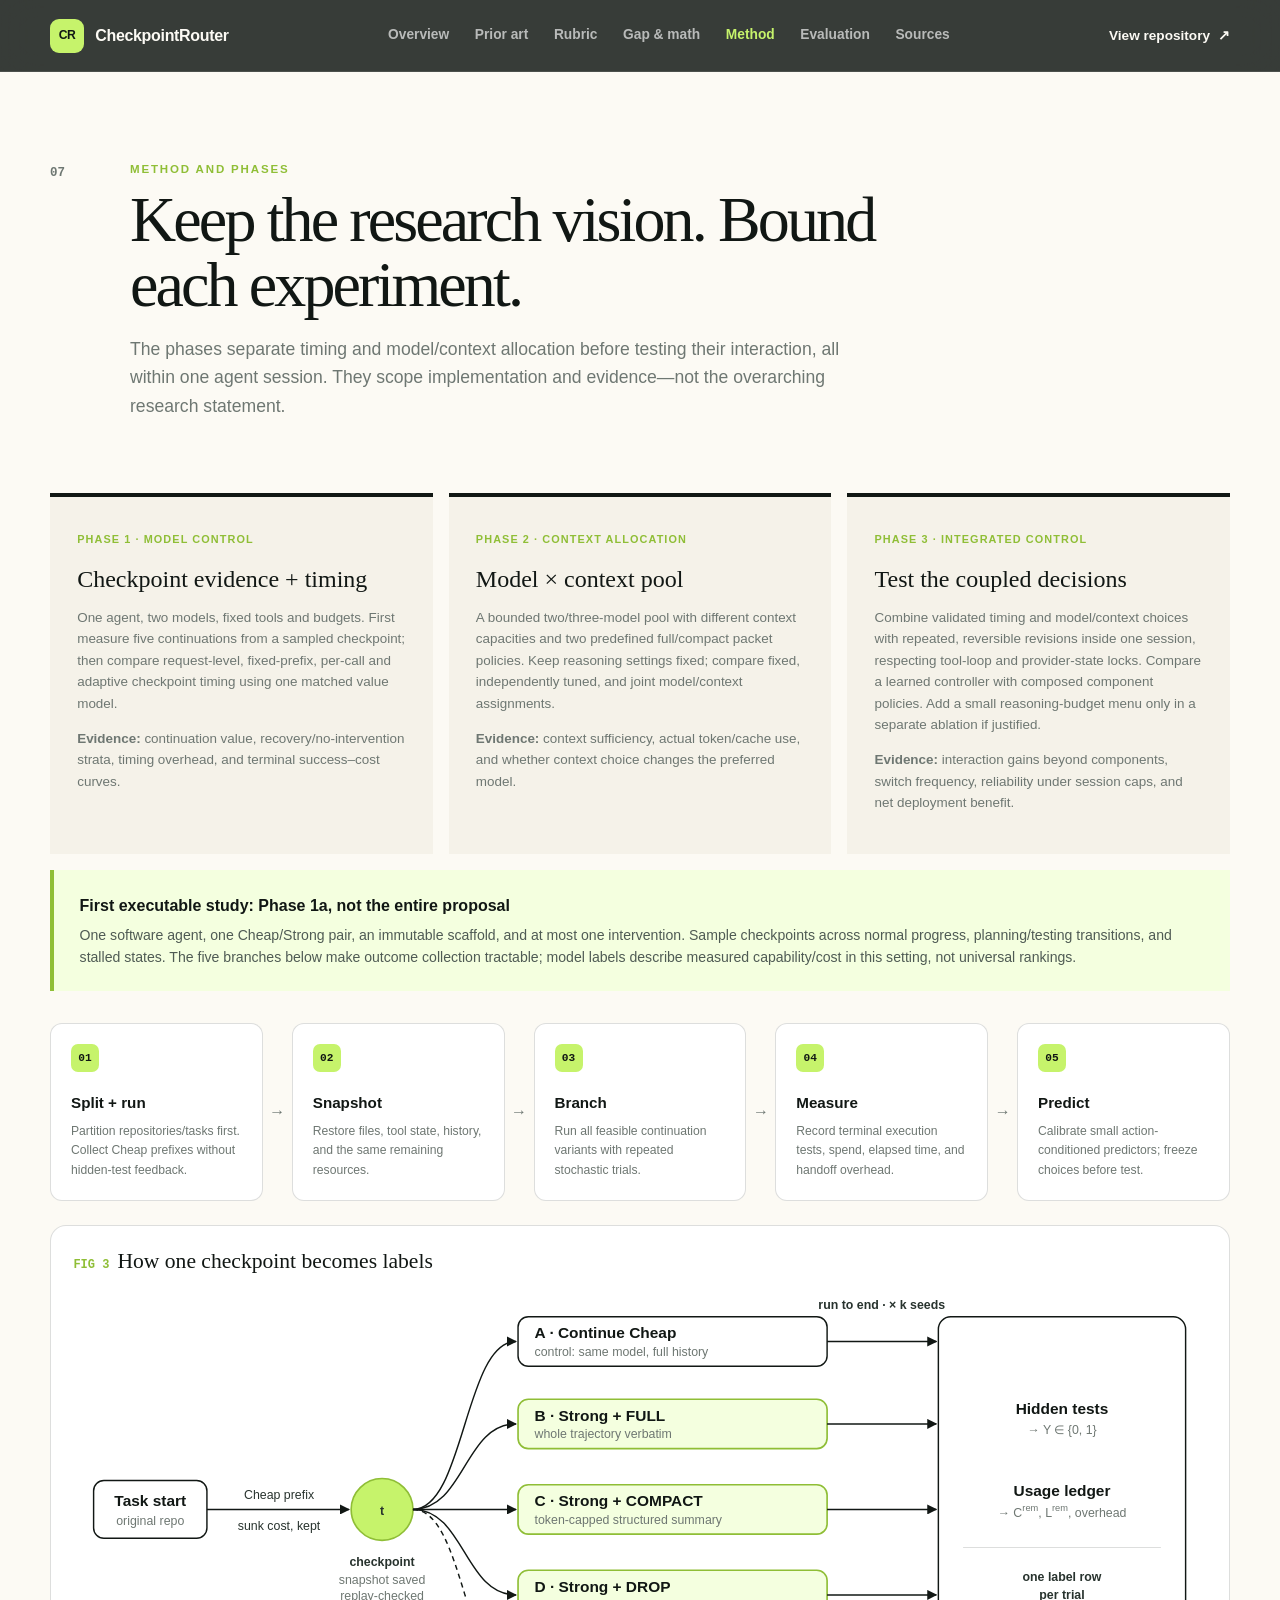
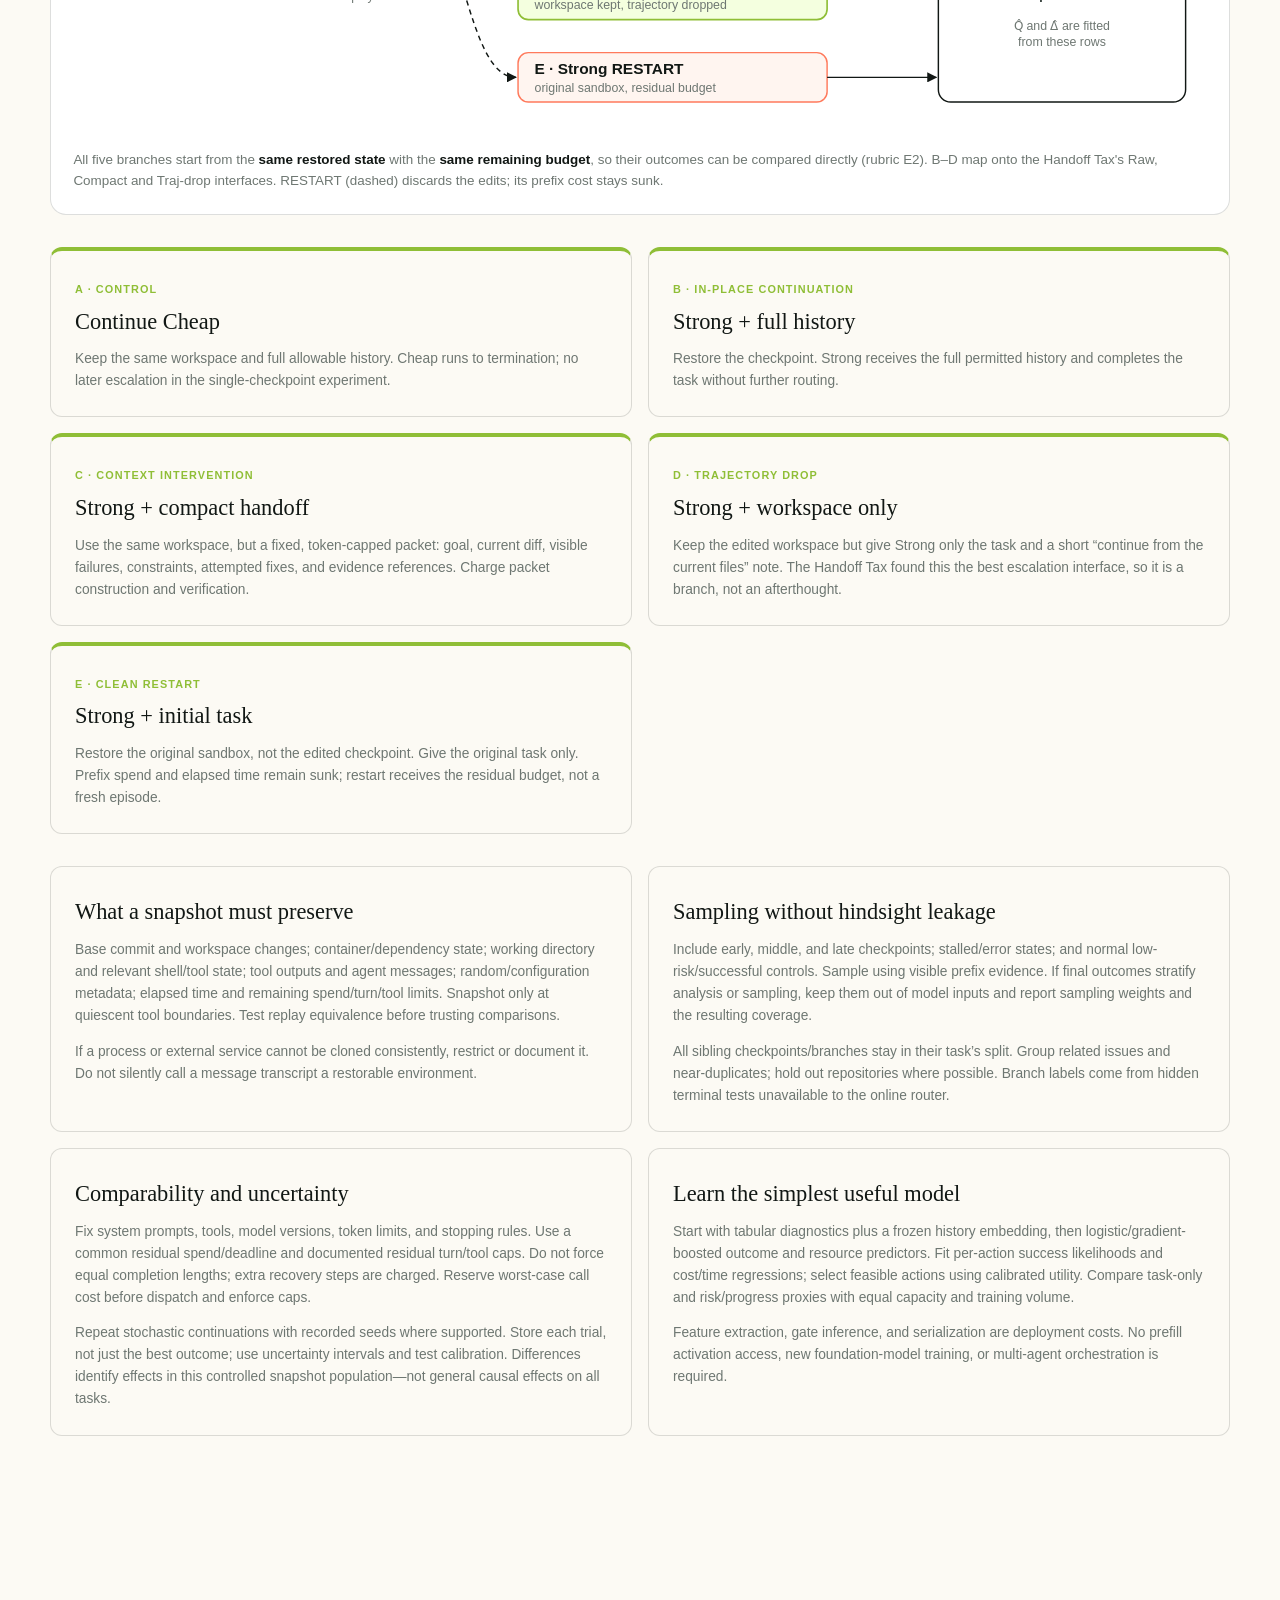
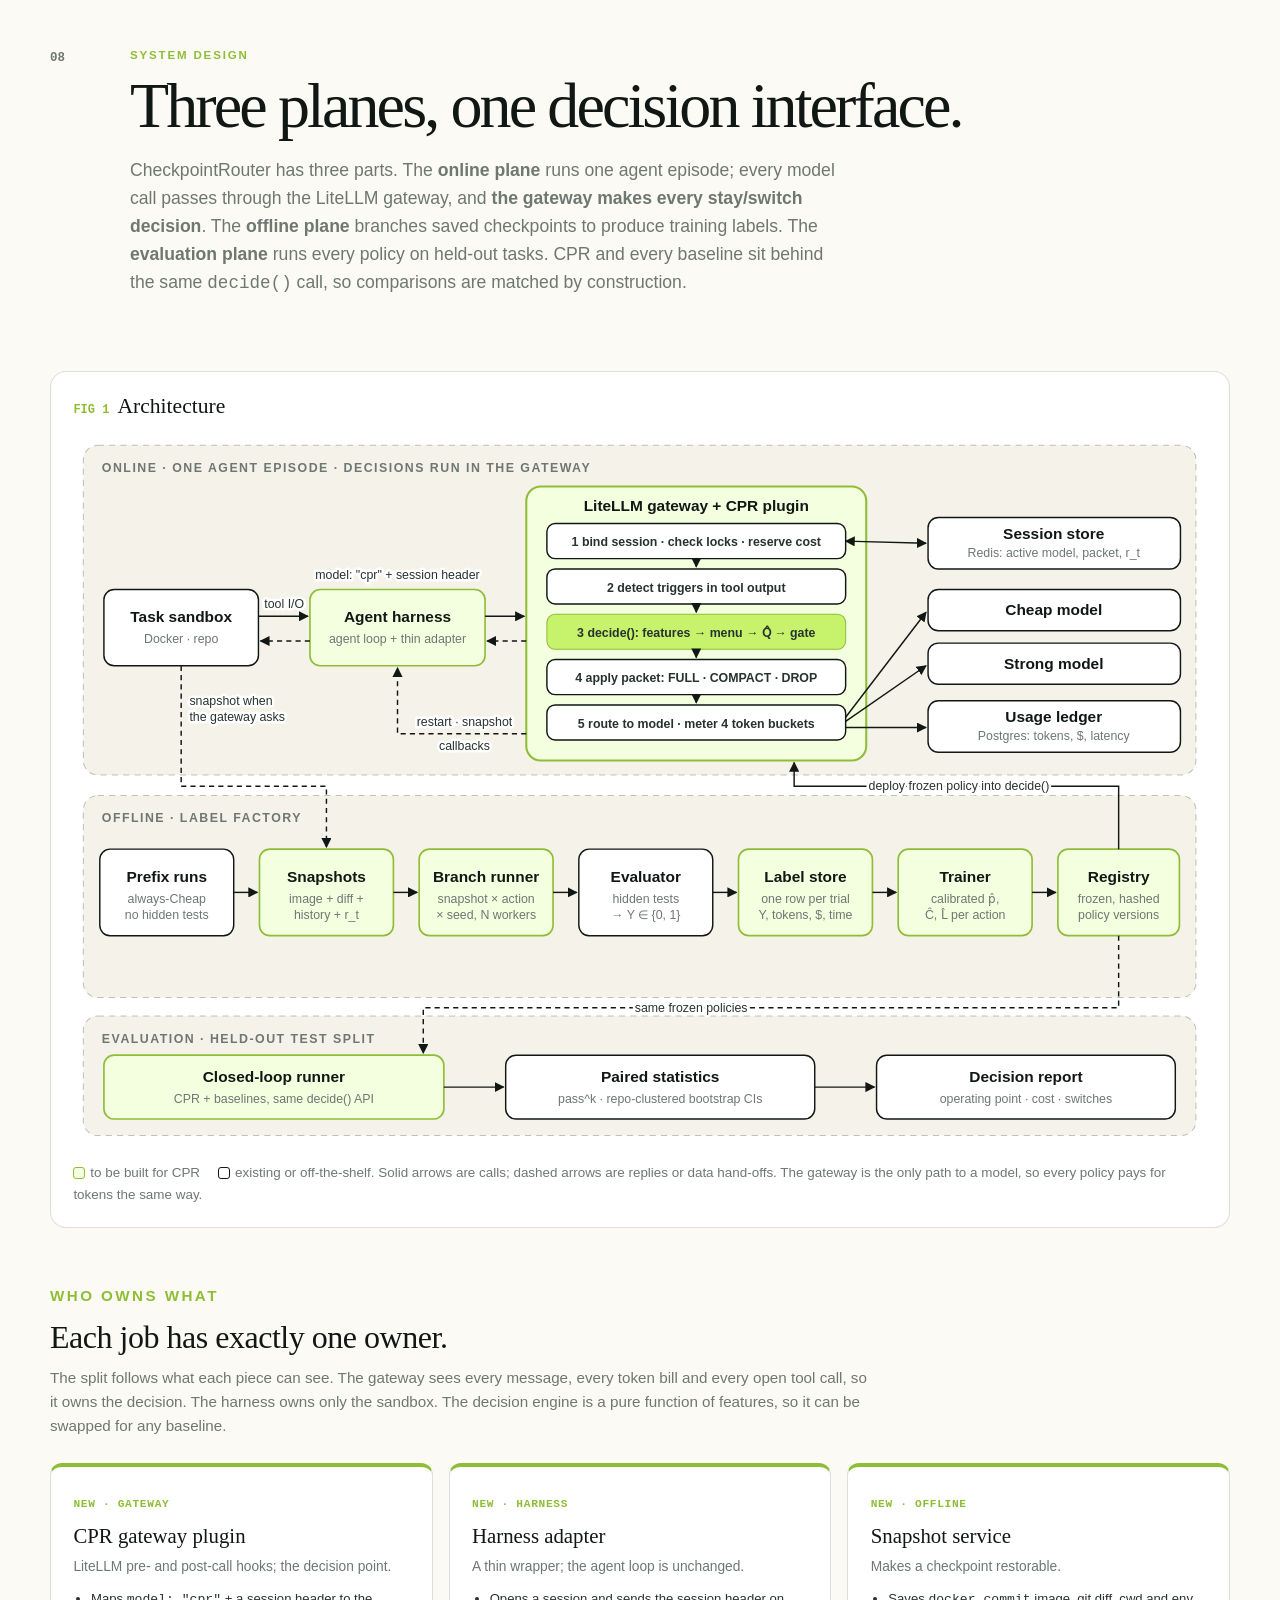
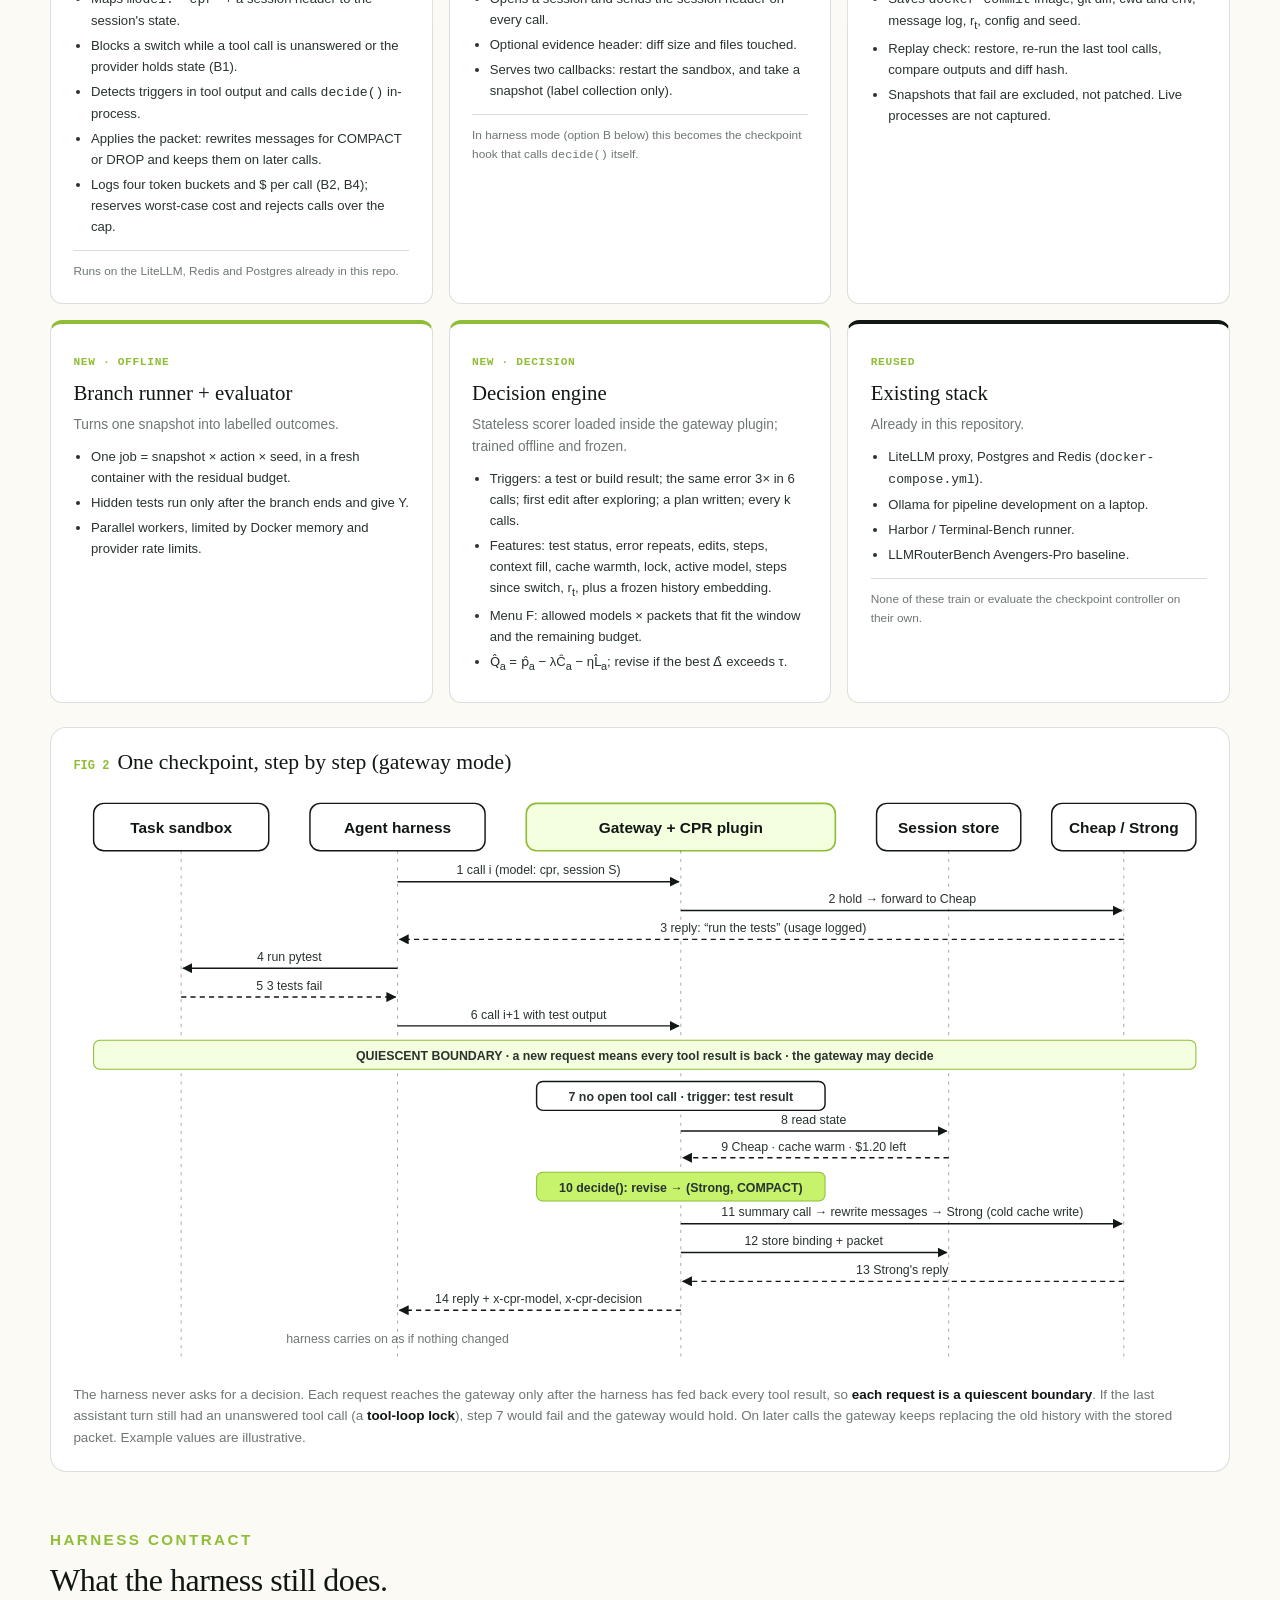
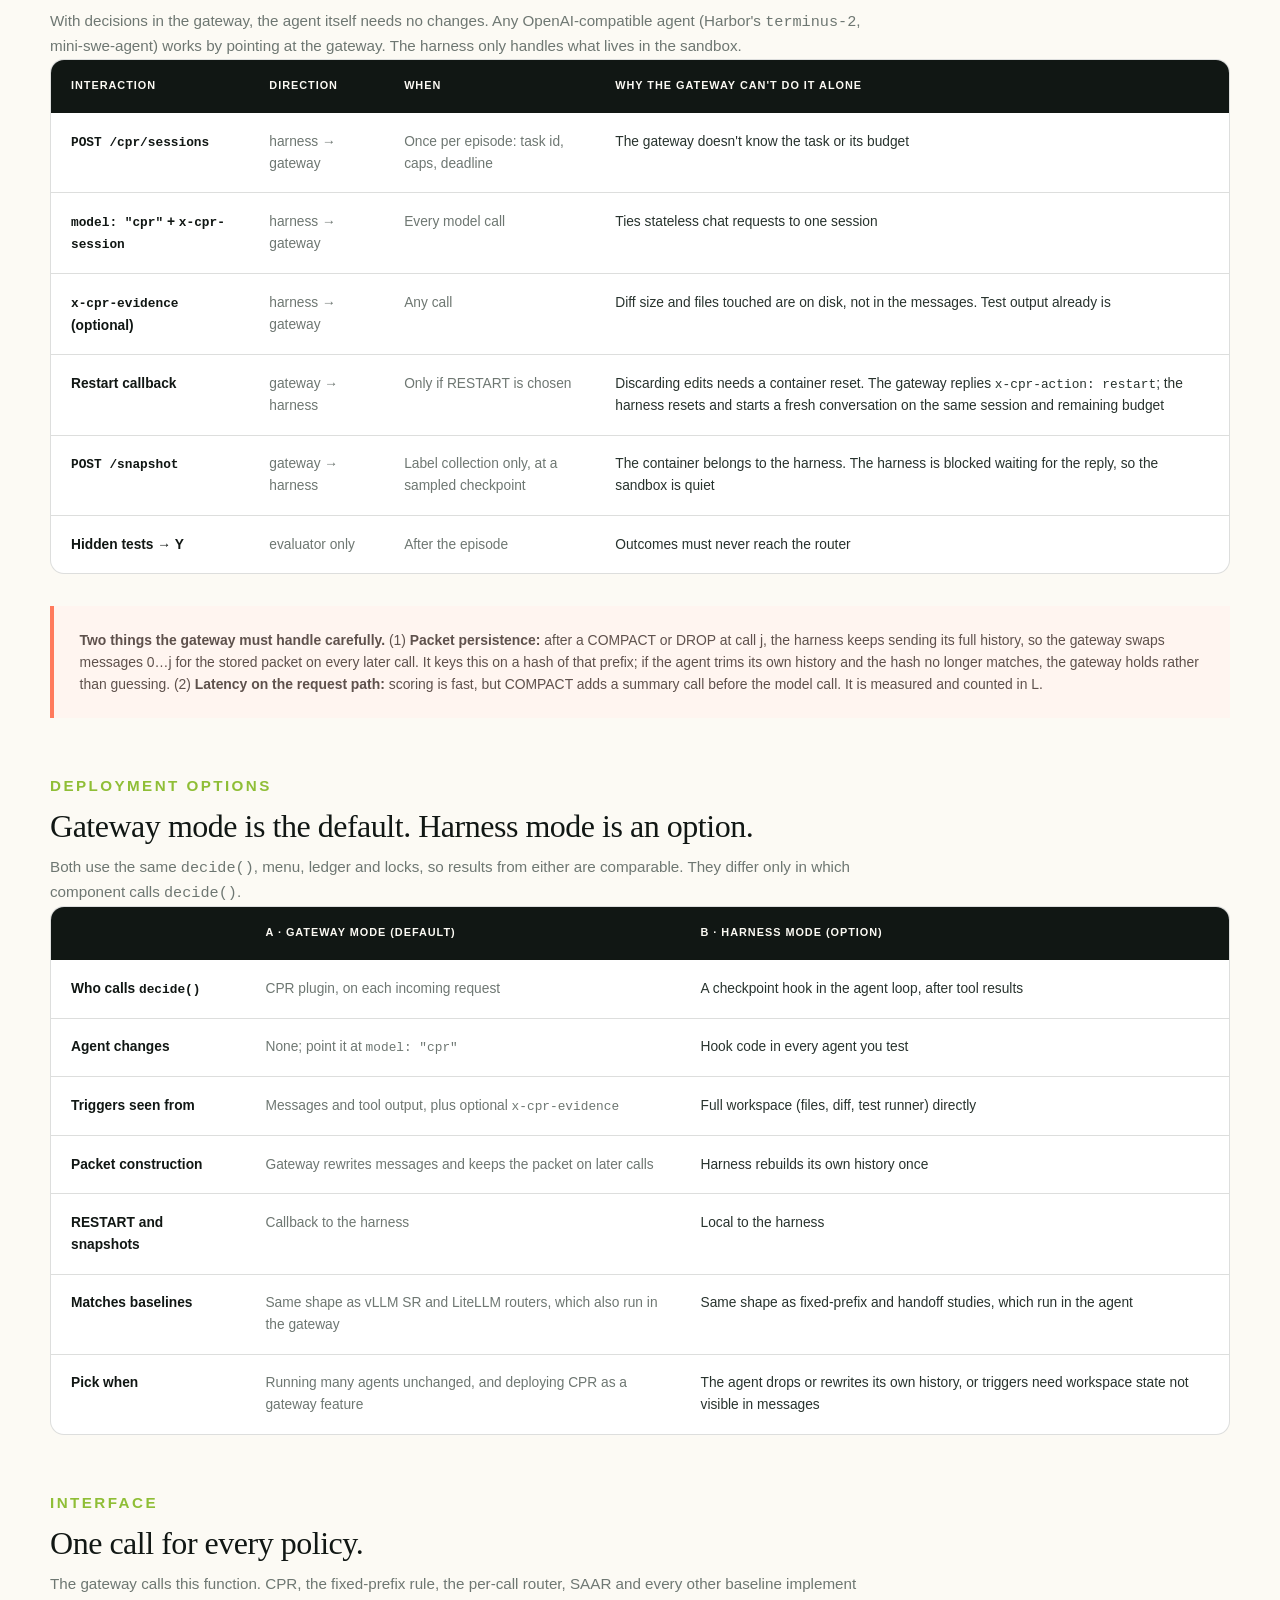
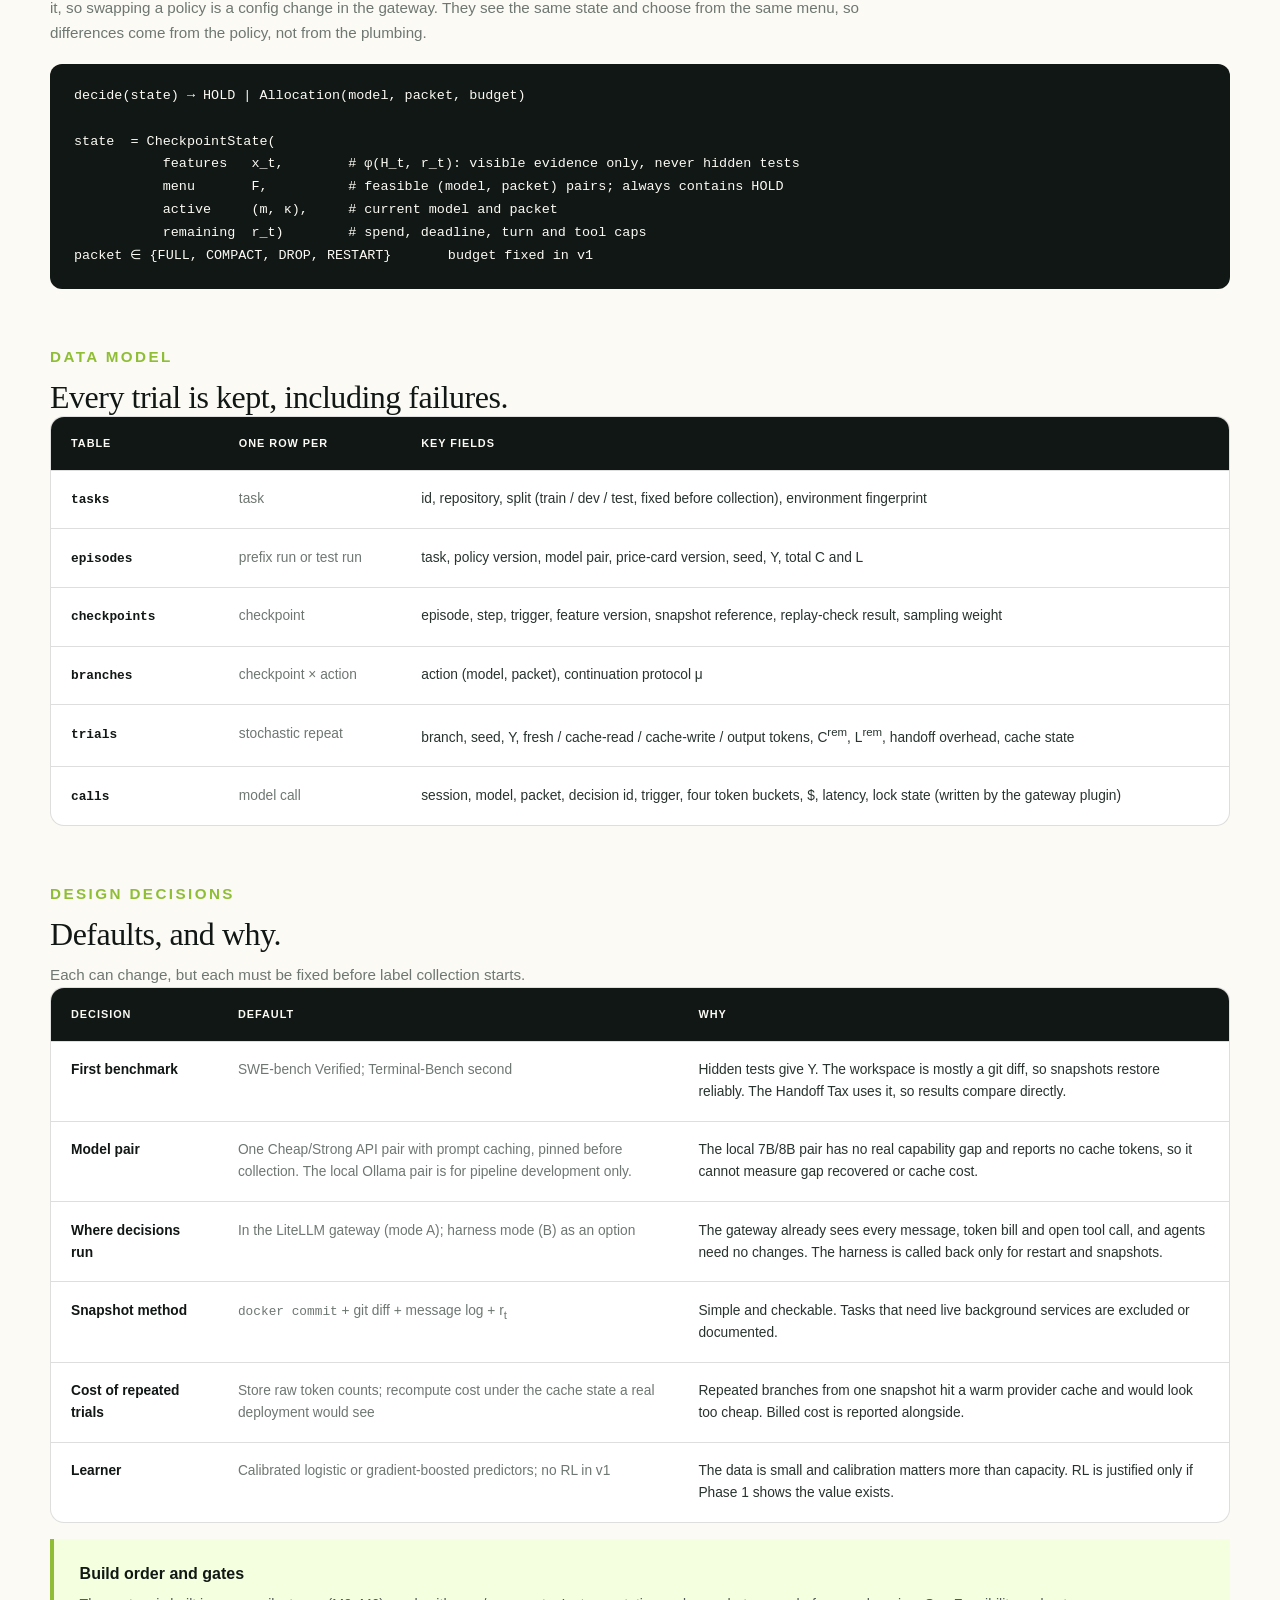
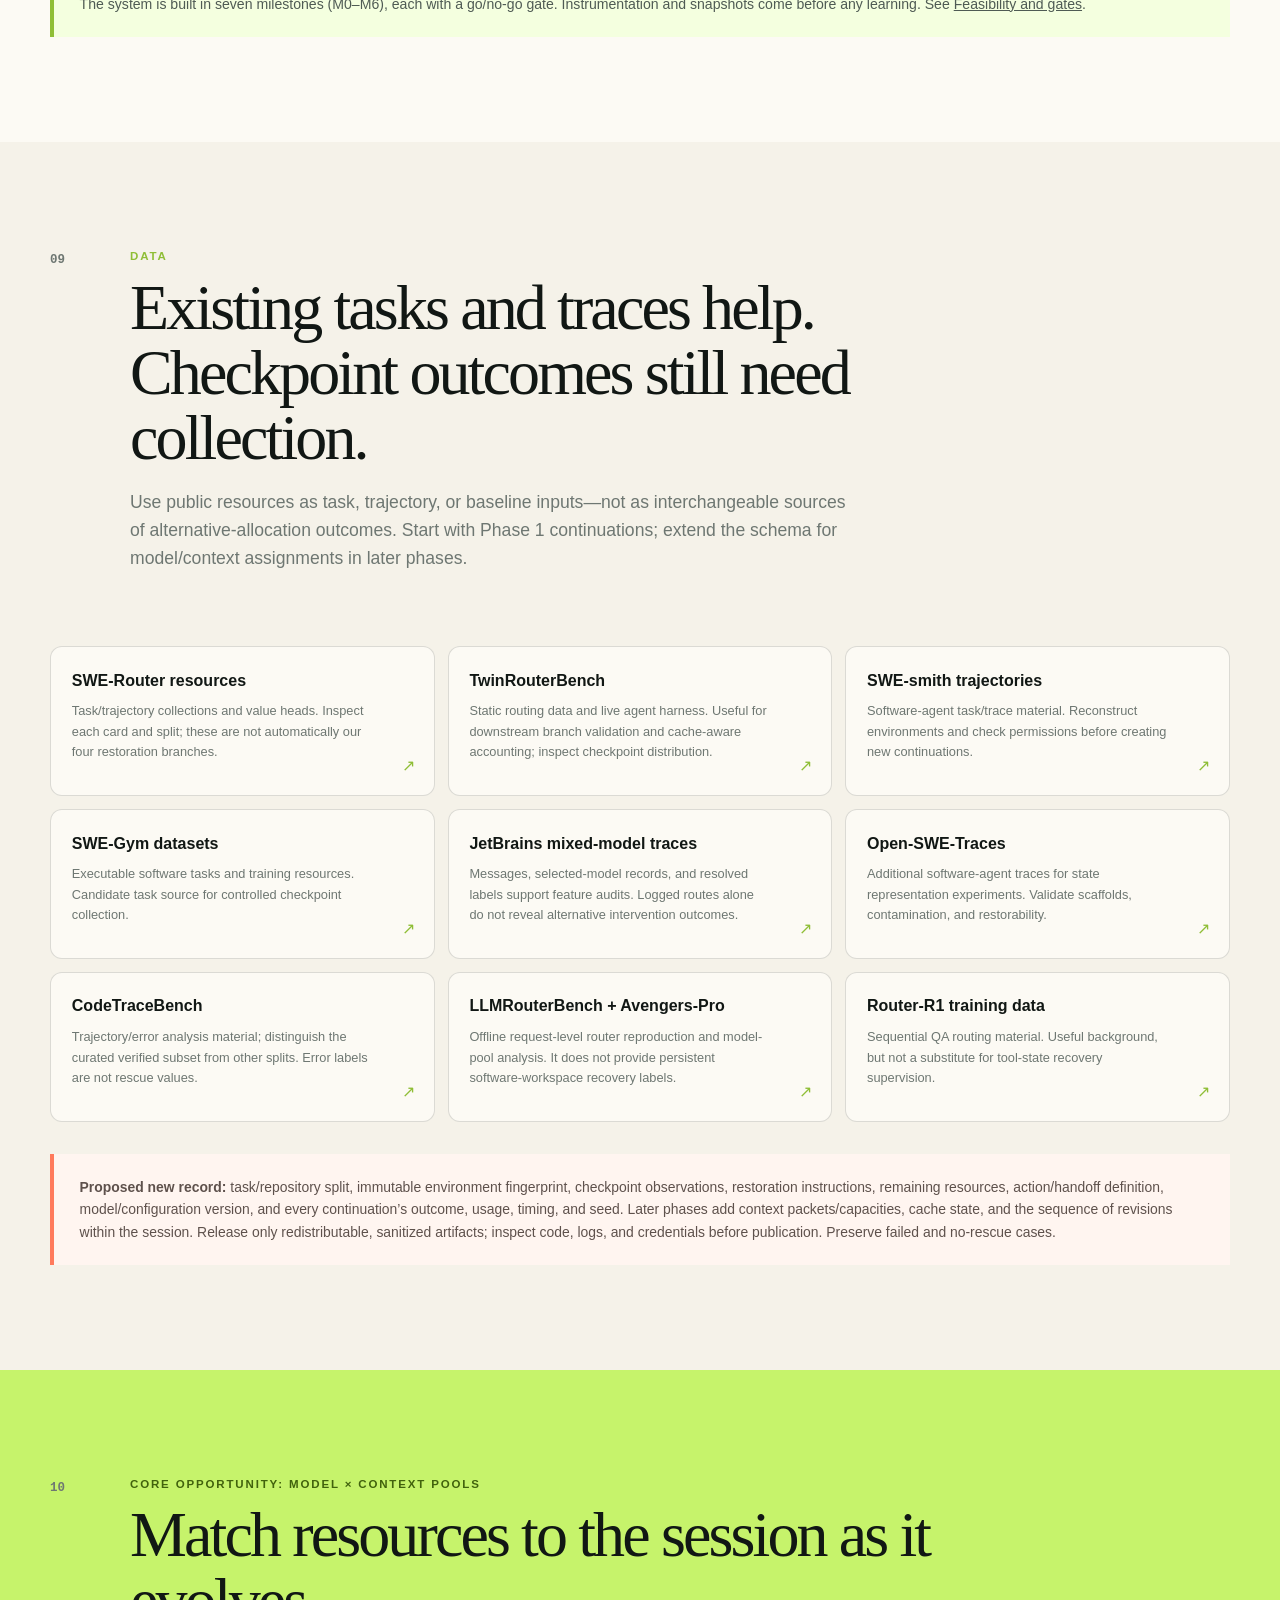
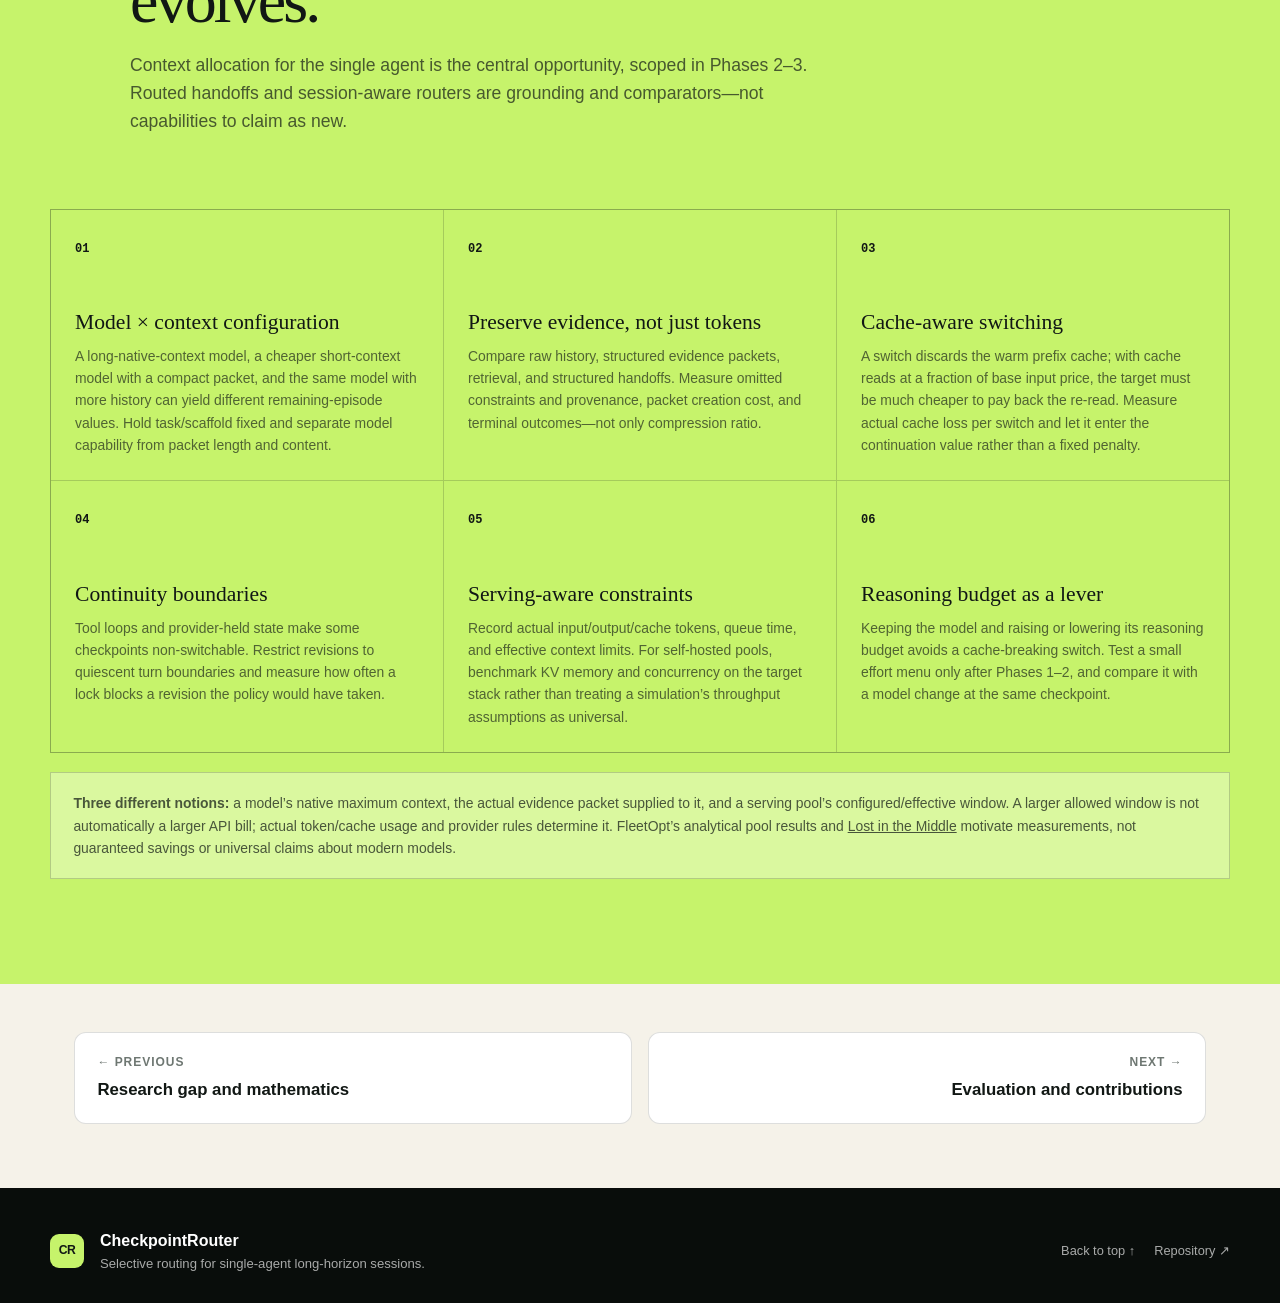
<file: docs/method.html>
<!doctype html>
<html lang="en">
  <head>
    <meta charset="utf-8" />
    <meta name="viewport" content="width=device-width, initial-scale=1" />
    <meta name="description" content="CheckpointRouter: checkpoint-aware model, context, and budget routing for single-agent long-horizon sessions, with a phased experimental plan." />
    <meta name="theme-color" content="#111714" />
    <meta property="og:title" content="CheckpointRouter — Long-Horizon Agent Routing" />
    <meta property="og:description" content="Selective model and context routing for a single long-horizon agent at meaningful execution checkpoints. Bounded experimental phases." />
    <meta property="og:type" content="website" />
    <title>Method, system design and data — CheckpointRouter</title>
    <link rel="icon" href="assets/favicon.svg" type="image/svg+xml" />
    <link rel="stylesheet" href="styles.css?v=6" />
    <script src="app.js?v=3" defer></script>
  </head>
  <body>
    <a class="skip-link" href="#main">Skip to content</a>
    <header class="site-header" data-header>
      <a class="brand" href="index.html" aria-label="CheckpointRouter home">
        <span class="brand-mark" aria-hidden="true">CR</span><span>CheckpointRouter</span>
      </a>
      <nav class="desktop-nav" aria-label="Primary navigation">
        <a href="index.html">Overview</a><a href="prior-art.html">Prior art</a><a href="rubric.html">Rubric</a><a href="research.html">Gap & math</a><a href="method.html" aria-current="page" class="is-active">Method</a><a href="evaluation.html">Evaluation</a><a href="sources.html">Sources</a>
      </nav>
      <details class="mobile-nav" data-mobile-nav>
        <summary>Contents</summary>
        <nav aria-label="Mobile navigation">
          <a href="index.html">Overview</a><a href="prior-art.html">Prior art</a><a href="rubric.html">Rubric</a><a href="research.html">Gap & math</a><a href="method.html" aria-current="page" class="is-active">Method</a><a href="evaluation.html">Evaluation</a><a href="sources.html">Sources</a>
        </nav>
      </details>
      <a class="header-cta" href="https://github.com/cs24mtech15016-oss/ai-gateway-ops" target="_blank" rel="noreferrer">
        View repository <span aria-hidden="true">↗</span>
      </a>
    </header>

    <main id="main">
      <section class="section page-first section-light" id="method">
        <div class="section-heading reveal"><span class="section-number">07</span><div>
          <p class="kicker">Method and phases</p><h2>Keep the research vision. Bound each experiment.</h2>
          <p class="section-intro">The phases separate timing and model/context allocation before testing their interaction, all within one agent session. They scope implementation and evidence—not the overarching research statement.</p>
        </div></div>
        <div class="phases reveal" id="phases" aria-label="Three experimental phases for single-agent sessions">
          <article><span class="phase-tag">Phase 1 · Model control</span><h3>Checkpoint evidence + timing</h3><p>One agent, two models, fixed tools and budgets. First measure five continuations from a sampled checkpoint; then compare request-level, fixed-prefix, per-call and adaptive checkpoint timing using one matched value model.</p><p><b>Evidence:</b> continuation value, recovery/no-intervention strata, timing overhead, and terminal success–cost curves.</p></article>
          <article><span class="phase-tag">Phase 2 · Context allocation</span><h3>Model × context pool</h3><p>A bounded two/three-model pool with different context capacities and two predefined full/compact packet policies. Keep reasoning settings fixed; compare fixed, independently tuned, and joint model/context assignments.</p><p><b>Evidence:</b> context sufficiency, actual token/cache use, and whether context choice changes the preferred model.</p></article>
          <article><span class="phase-tag">Phase 3 · Integrated control</span><h3>Test the coupled decisions</h3><p>Combine validated timing and model/context choices with repeated, reversible revisions inside one session, respecting tool-loop and provider-state locks. Compare a learned controller with composed component policies. Add a small reasoning-budget menu only in a separate ablation if justified.</p><p><b>Evidence:</b> interaction gains beyond components, switch frequency, reliability under session caps, and net deployment benefit.</p></article>
        </div>
        <aside class="closest-work reveal"><strong>First executable study: Phase 1a, not the entire proposal</strong><p>One software agent, one Cheap/Strong pair, an immutable scaffold, and at most one intervention. Sample checkpoints across normal progress, planning/testing transitions, and stalled states. The five branches below make outcome collection tractable; model labels describe measured capability/cost in this setting, not universal rankings.</p></aside>
        <div class="pipeline reveal">
          <article><span>01</span><h3>Split + run</h3><p>Partition repositories/tasks first. Collect Cheap prefixes without hidden-test feedback.</p></article><i aria-hidden="true">→</i>
          <article><span>02</span><h3>Snapshot</h3><p>Restore files, tool state, history, and the same remaining resources.</p></article><i aria-hidden="true">→</i>
          <article><span>03</span><h3>Branch</h3><p>Run all feasible continuation variants with repeated stochastic trials.</p></article><i aria-hidden="true">→</i>
          <article><span>04</span><h3>Measure</h3><p>Record terminal execution tests, spend, elapsed time, and handoff overhead.</p></article><i aria-hidden="true">→</i>
          <article><span>05</span><h3>Predict</h3><p>Calibrate small action-conditioned predictors; freeze choices before test.</p></article>
        </div>
        <figure class="diagram reveal" id="branching">
          <p class="diagram-title"><span>FIG 3</span>How one checkpoint becomes labels</p>
          <div class="diagram-scroll">
          <svg viewBox="0 0 1100 430" role="img" aria-labelledby="f3t f3d">
            <title id="f3t">Phase 1a branching from one saved checkpoint</title>
            <desc id="f3d">A Cheap prefix runs from the task start to checkpoint t, where a snapshot is saved. From the restored snapshot, five continuations run to the end: A continue Cheap, B Strong with full history, C Strong with a compact packet, D Strong with no trajectory, E Strong restart from the original sandbox. Each runs k times with different seeds. Hidden tests then give success Y, and the ledger gives remaining cost and time, which form one label row per trial.</desc>
            <defs><marker id="ah3" viewBox="0 0 10 10" refX="9" refY="5" markerWidth="7" markerHeight="7" orient="auto-start-reverse"><path d="M0 0L10 5L0 10z" fill="#111714"/></marker></defs>
            <rect class="d-box" x="20" y="185" width="110" height="56" rx="10"/><text class="d-title" x="75" y="210">Task start</text><text class="d-sub" x="75" y="228">original repo</text>
            <line class="d-arrow" x1="130" y1="213" x2="268" y2="213" marker-end="url(#ah3)"/>
            <text class="d-label" x="200" y="203">Cheap prefix</text><text class="d-label" x="200" y="233">sunk cost, kept</text>
            <circle class="d-node" cx="300" cy="213" r="30"/><text class="d-small" x="300" y="218">t</text>
            <text class="d-small" x="300" y="268">checkpoint</text><text class="d-sub" x="300" y="285">snapshot saved</text>
            <text class="d-sub" x="300" y="301">replay-checked</text>

            <g>
              <path class="d-arrow" d="M330 213 C380 213 380 50 430 50" marker-end="url(#ah3)"/>
              <path class="d-arrow" d="M330 213 C380 213 380 130 430 130" marker-end="url(#ah3)"/>
              <path class="d-arrow" d="M330 213 L430 213" marker-end="url(#ah3)"/>
              <path class="d-arrow" d="M330 213 C380 213 380 296 430 296" marker-end="url(#ah3)"/>
              <path class="d-arrow d-return" d="M330 213 C380 213 380 376 430 376" marker-end="url(#ah3)"/>
            </g>
            <rect class="d-box" x="432" y="26" width="300" height="48" rx="10"/><text class="d-title d-left" x="448" y="47">A · Continue Cheap</text><text class="d-sub d-left" x="448" y="64">control: same model, full history</text>
            <rect class="d-new" x="432" y="106" width="300" height="48" rx="10"/><text class="d-title d-left" x="448" y="127">B · Strong + FULL</text><text class="d-sub d-left" x="448" y="144">whole trajectory verbatim</text>
            <rect class="d-new" x="432" y="189" width="300" height="48" rx="10"/><text class="d-title d-left" x="448" y="210">C · Strong + COMPACT</text><text class="d-sub d-left" x="448" y="227">token-capped structured summary</text>
            <rect class="d-new" x="432" y="272" width="300" height="48" rx="10"/><text class="d-title d-left" x="448" y="293">D · Strong + DROP</text><text class="d-sub d-left" x="448" y="310">workspace kept, trajectory dropped</text>
            <rect class="d-warn" x="432" y="352" width="300" height="48" rx="10"/><text class="d-title d-left" x="448" y="373">E · Strong RESTART</text><text class="d-sub d-left" x="448" y="390">original sandbox, residual budget</text>

            <text class="d-small" x="785" y="18">run to end · × k seeds</text>
            <g>
              <line class="d-arrow" x1="732" y1="50" x2="838" y2="50" marker-end="url(#ah3)"/>
              <line class="d-arrow" x1="732" y1="130" x2="838" y2="130" marker-end="url(#ah3)"/>
              <line class="d-arrow" x1="732" y1="213" x2="838" y2="213" marker-end="url(#ah3)"/>
              <line class="d-arrow" x1="732" y1="296" x2="838" y2="296" marker-end="url(#ah3)"/>
              <line class="d-arrow" x1="732" y1="376" x2="838" y2="376" marker-end="url(#ah3)"/>
            </g>
            <rect class="d-box" x="840" y="26" width="240" height="374" rx="12"/>
            <text class="d-title" x="960" y="120">Hidden tests</text><text class="d-sub" x="960" y="140">→ Y ∈ {0, 1}</text>
            <text class="d-title" x="960" y="200">Usage ledger</text><text class="d-sub" x="960" y="220">→ C<tspan dy="-5" font-size="9">rem</tspan><tspan dy="5">, L</tspan><tspan dy="-5" font-size="9">rem</tspan><tspan dy="5">, overhead</tspan></text>
            <line class="d-grid" x1="864" y1="250" x2="1056" y2="250"/>
            <text class="d-small" x="960" y="282">one label row</text><text class="d-small" x="960" y="300">per trial</text>
            <text class="d-sub" x="960" y="330">Q̂ and Δ̂ are fitted</text><text class="d-sub" x="960" y="346">from these rows</text>
          </svg>
          </div>
          <figcaption>All five branches start from the <b>same restored state</b> with the <b>same remaining budget</b>, so their outcomes can be compared directly (rubric E2). B–D map onto the Handoff Tax's Raw, Compact and Traj-drop interfaces. RESTART (dashed) discards the edits; its prefix cost stays sunk.</figcaption>
        </figure>
        <div class="branch-grid reveal" aria-label="Phase 1a: five fixed continuation protocols">
          <article><span class="phase-tag">A · Control</span><h3>Continue Cheap</h3><p>Keep the same workspace and full allowable history. Cheap runs to termination; no later escalation in the single-checkpoint experiment.</p></article>
          <article><span class="phase-tag">B · In-place continuation</span><h3>Strong + full history</h3><p>Restore the checkpoint. Strong receives the full permitted history and completes the task without further routing.</p></article>
          <article><span class="phase-tag">C · Context intervention</span><h3>Strong + compact handoff</h3><p>Use the same workspace, but a fixed, token-capped packet: goal, current diff, visible failures, constraints, attempted fixes, and evidence references. Charge packet construction and verification.</p></article>
          <article><span class="phase-tag">D · Trajectory drop</span><h3>Strong + workspace only</h3><p>Keep the edited workspace but give Strong only the task and a short “continue from the current files” note. The Handoff Tax found this the best escalation interface, so it is a branch, not an afterthought.</p></article>
          <article><span class="phase-tag">E · Clean restart</span><h3>Strong + initial task</h3><p>Restore the original sandbox, not the edited checkpoint. Give the original task only. Prefix spend and elapsed time remain sunk; restart receives the residual budget, not a fresh episode.</p></article>
        </div>
        <div class="protocol-grid reveal">
          <article><h3>What a snapshot must preserve</h3><p>Base commit and workspace changes; container/dependency state; working directory and relevant shell/tool state; tool outputs and agent messages; random/configuration metadata; elapsed time and remaining spend/turn/tool limits. Snapshot only at quiescent tool boundaries. Test replay equivalence before trusting comparisons.</p><p>If a process or external service cannot be cloned consistently, restrict or document it. Do not silently call a message transcript a restorable environment.</p></article>
          <article><h3>Sampling without hindsight leakage</h3><p>Include early, middle, and late checkpoints; stalled/error states; and normal low-risk/successful controls. Sample using visible prefix evidence. If final outcomes stratify analysis or sampling, keep them out of model inputs and report sampling weights and the resulting coverage.</p><p>All sibling checkpoints/branches stay in their task’s split. Group related issues and near-duplicates; hold out repositories where possible. Branch labels come from hidden terminal tests unavailable to the online router.</p></article>
          <article><h3>Comparability and uncertainty</h3><p>Fix system prompts, tools, model versions, token limits, and stopping rules. Use a common residual spend/deadline and documented residual turn/tool caps. Do not force equal completion lengths; extra recovery steps are charged. Reserve worst-case call cost before dispatch and enforce caps.</p><p>Repeat stochastic continuations with recorded seeds where supported. Store each trial, not just the best outcome; use uncertainty intervals and test calibration. Differences identify effects in this controlled snapshot population—not general causal effects on all tasks.</p></article>
          <article><h3>Learn the simplest useful model</h3><p>Start with tabular diagnostics plus a frozen history embedding, then logistic/gradient-boosted outcome and resource predictors. Fit per-action success likelihoods and cost/time regressions; select feasible actions using calibrated utility. Compare task-only and risk/progress proxies with equal capacity and training volume.</p><p>Feature extraction, gate inference, and serialization are deployment costs. No prefill activation access, new foundation-model training, or multi-agent orchestration is required.</p></article>
        </div>

      </section>
      <section class="section section-light" id="system-design">
        <div class="section-heading reveal"><span class="section-number">08</span><div>
          <p class="kicker">System design</p><h2>Three planes, one decision interface.</h2>
          <p class="section-intro">CheckpointRouter has three parts. The <b>online plane</b> runs one agent episode; every model call passes through the LiteLLM gateway, and <b>the gateway makes every stay/switch decision</b>. The <b>offline plane</b> branches saved checkpoints to produce training labels. The <b>evaluation plane</b> runs every policy on held-out tasks. CPR and every baseline sit behind the same <code>decide()</code> call, so comparisons are matched by construction.</p>
        </div></div>

        <figure class="diagram reveal" id="architecture">
          <p class="diagram-title"><span>FIG 1</span>Architecture</p>
          <div class="diagram-scroll">
          <svg viewBox="0 0 1100 690" role="img" aria-labelledby="f1t f1d">
            <title id="f1t">CheckpointRouter architecture</title>
            <desc id="f1d">Online plane: the agent harness runs an unchanged agent loop against a Docker sandbox and sends every model call to the LiteLLM gateway with model cpr and a session header. Inside the gateway the CPR plugin binds the session and checks locks, detects triggers in tool output, runs decide(), applies the chosen packet, then routes to the Cheap or Strong model and meters usage into a Postgres ledger. Session state lives in Redis. The gateway calls back to the harness only to restart the sandbox or take a snapshot. Offline plane: prefix runs, snapshots, branch runner, hidden-test evaluator, label store, trainer and policy registry, which deploys a frozen policy into the gateway. Evaluation plane: closed-loop runner, paired statistics and decision report.</desc>
            <defs><marker id="ah1" viewBox="0 0 10 10" refX="9" refY="5" markerWidth="7" markerHeight="7" orient="auto-start-reverse"><path d="M0 0L10 5L0 10z" fill="#111714"/></marker></defs>

            <rect class="d-lane" x="10" y="10" width="1080" height="320" rx="14"/>
            <text class="d-lane-label" x="28" y="36">ONLINE · ONE AGENT EPISODE · DECISIONS RUN IN THE GATEWAY</text>
            <rect class="d-box" x="30" y="150" width="150" height="74" rx="10"/>
            <text class="d-title" x="105" y="182">Task sandbox</text><text class="d-sub" x="105" y="202">Docker · repo</text>
            <rect class="d-new" x="230" y="150" width="170" height="74" rx="10"/>
            <text class="d-title" x="315" y="182">Agent harness</text><text class="d-sub" x="315" y="202">agent loop + thin adapter</text>

            <rect x="440" y="50" width="330" height="266" rx="14" fill="#f4ffdf" stroke="#8fbe36" stroke-width="2"/>
            <text class="d-title" x="605" y="74">LiteLLM gateway + CPR plugin</text>
            <rect class="d-box" x="460" y="86" width="290" height="34" rx="8"/><text class="d-small" x="605" y="108">1  bind session · check locks · reserve cost</text>
            <rect class="d-box" x="460" y="130" width="290" height="34" rx="8"/><text class="d-small" x="605" y="152">2  detect triggers in tool output</text>
            <rect class="d-tag" x="460" y="174" width="290" height="34" rx="8"/><text class="d-small" x="605" y="196">3  decide(): features → menu → Q̂ → gate</text>
            <rect class="d-box" x="460" y="218" width="290" height="34" rx="8"/><text class="d-small" x="605" y="240">4  apply packet: FULL · COMPACT · DROP</text>
            <rect class="d-box" x="460" y="262" width="290" height="34" rx="8"/><text class="d-small" x="605" y="284">5  route to model · meter 4 token buckets</text>
            <line class="d-arrow" x1="605" y1="120" x2="605" y2="128" marker-end="url(#ah1)"/>
            <line class="d-arrow" x1="605" y1="164" x2="605" y2="172" marker-end="url(#ah1)"/>
            <line class="d-arrow" x1="605" y1="208" x2="605" y2="216" marker-end="url(#ah1)"/>
            <line class="d-arrow" x1="605" y1="252" x2="605" y2="260" marker-end="url(#ah1)"/>

            <rect class="d-box" x="830" y="80" width="245" height="50" rx="10"/>
            <text class="d-title" x="952" y="101">Session store</text><text class="d-sub" x="952" y="118">Redis: active model, packet, r_t</text>
            <rect class="d-box" x="830" y="150" width="245" height="40" rx="10"/><text class="d-title" x="952" y="175">Cheap model</text>
            <rect class="d-box" x="830" y="202" width="245" height="40" rx="10"/><text class="d-title" x="952" y="227">Strong model</text>
            <rect class="d-box" x="830" y="258" width="245" height="50" rx="10"/>
            <text class="d-title" x="952" y="279">Usage ledger</text><text class="d-sub" x="952" y="296">Postgres: tokens, $, latency</text>

            <line class="d-arrow" x1="180" y1="176" x2="228" y2="176" marker-end="url(#ah1)"/>
            <line class="d-arrow d-return" x1="230" y1="200" x2="182" y2="200" marker-end="url(#ah1)"/>
            <text class="d-label" x="205" y="168">tool I/O</text>
            <line class="d-arrow" x1="400" y1="176" x2="438" y2="176" marker-end="url(#ah1)"/>
            <line class="d-arrow d-return" x1="440" y1="200" x2="402" y2="200" marker-end="url(#ah1)"/>
            <text class="d-label" x="315" y="140">model: "cpr" + session header</text>
            <path class="d-arrow d-return" d="M440 290 L315 290 L315 226" marker-end="url(#ah1)"/>
            <text class="d-label" x="380" y="282">restart · snapshot</text><text class="d-label" x="380" y="306">callbacks</text>
            <line class="d-arrow" x1="750" y1="103" x2="828" y2="105" marker-start="url(#ah1)" marker-end="url(#ah1)"/>
            <line class="d-arrow" x1="750" y1="274" x2="828" y2="172" marker-end="url(#ah1)"/>
            <line class="d-arrow" x1="750" y1="278" x2="828" y2="224" marker-end="url(#ah1)"/>
            <line class="d-arrow" x1="750" y1="284" x2="828" y2="284" marker-end="url(#ah1)"/>

            <g transform="translate(0,50)">
            <rect class="d-lane" x="10" y="300" width="1080" height="196" rx="14"/>
            <text class="d-lane-label" x="28" y="326">OFFLINE · LABEL FACTORY</text>
            <rect class="d-box" x="26" y="352" width="130" height="84" rx="10"/>
            <text class="d-title" x="91" y="384">Prefix runs</text><text class="d-sub" x="91" y="404">always-Cheap</text><text class="d-sub" x="91" y="420">no hidden tests</text>
            <rect class="d-new" x="181" y="352" width="130" height="84" rx="10"/>
            <text class="d-title" x="246" y="384">Snapshots</text><text class="d-sub" x="246" y="404">image + diff +</text><text class="d-sub" x="246" y="420">history + r_t</text>
            <rect class="d-new" x="336" y="352" width="130" height="84" rx="10"/>
            <text class="d-title" x="401" y="384">Branch runner</text><text class="d-sub" x="401" y="404">snapshot × action</text><text class="d-sub" x="401" y="420">× seed, N workers</text>
            <rect class="d-box" x="491" y="352" width="130" height="84" rx="10"/>
            <text class="d-title" x="556" y="384">Evaluator</text><text class="d-sub" x="556" y="404">hidden tests</text><text class="d-sub" x="556" y="420">→ Y ∈ {0, 1}</text>
            <rect class="d-new" x="646" y="352" width="130" height="84" rx="10"/>
            <text class="d-title" x="711" y="384">Label store</text><text class="d-sub" x="711" y="404">one row per trial</text><text class="d-sub" x="711" y="420">Y, tokens, $, time</text>
            <rect class="d-new" x="801" y="352" width="130" height="84" rx="10"/>
            <text class="d-title" x="866" y="384">Trainer</text><text class="d-sub" x="866" y="404">calibrated p̂,</text><text class="d-sub" x="866" y="420">Ĉ, L̂ per action</text>
            <rect class="d-new" x="956" y="352" width="118" height="84" rx="10"/>
            <text class="d-title" x="1015" y="384">Registry</text><text class="d-sub" x="1015" y="404">frozen, hashed</text><text class="d-sub" x="1015" y="420">policy versions</text>
            <line class="d-arrow" x1="156" y1="394" x2="179" y2="394" marker-end="url(#ah1)"/>
            <line class="d-arrow" x1="311" y1="394" x2="334" y2="394" marker-end="url(#ah1)"/>
            <line class="d-arrow" x1="466" y1="394" x2="489" y2="394" marker-end="url(#ah1)"/>
            <line class="d-arrow" x1="621" y1="394" x2="644" y2="394" marker-end="url(#ah1)"/>
            <line class="d-arrow" x1="776" y1="394" x2="799" y2="394" marker-end="url(#ah1)"/>
            <line class="d-arrow" x1="931" y1="394" x2="954" y2="394" marker-end="url(#ah1)"/>

            <rect class="d-lane" x="10" y="514" width="1080" height="116" rx="14"/>
            <text class="d-lane-label" x="28" y="540">EVALUATION · HELD-OUT TEST SPLIT</text>
            <rect class="d-new" x="30" y="552" width="330" height="62" rx="10"/>
            <text class="d-title" x="195" y="578">Closed-loop runner</text><text class="d-sub" x="195" y="598">CPR + baselines, same decide() API</text>
            <rect class="d-box" x="420" y="552" width="300" height="62" rx="10"/>
            <text class="d-title" x="570" y="578">Paired statistics</text><text class="d-sub" x="570" y="598">pass^k · repo-clustered bootstrap CIs</text>
            <rect class="d-box" x="780" y="552" width="290" height="62" rx="10"/>
            <text class="d-title" x="925" y="578">Decision report</text><text class="d-sub" x="925" y="598">operating point · cost · switches</text>
            <line class="d-arrow" x1="360" y1="583" x2="418" y2="583" marker-end="url(#ah1)"/>
            <line class="d-arrow" x1="720" y1="583" x2="778" y2="583" marker-end="url(#ah1)"/>
            <path class="d-arrow d-return" d="M1015 436 L1015 506 L340 506 L340 550" marker-end="url(#ah1)"/>
            <text class="d-label" x="600" y="510">same frozen policies</text>
            </g>
            <path class="d-arrow d-return" d="M105 224 L105 341 L246 341 L246 400" marker-end="url(#ah1)"/>
            <text class="d-label d-left" x="113" y="262">snapshot when</text><text class="d-label d-left" x="113" y="278">the gateway asks</text>
            <path class="d-arrow" d="M1015 402 L1015 341 L700 341 L700 318" marker-end="url(#ah1)"/>
            <text class="d-label" x="860" y="345">deploy frozen policy into decide()</text>
          </svg>
          </div>
          <figcaption><span class="swatch swatch-new"></span>to be built for CPR <span class="swatch swatch-old"></span>existing or off-the-shelf. Solid arrows are calls; dashed arrows are replies or data hand-offs. The gateway is the only path to a model, so every policy pays for tokens the same way.</figcaption>
        </figure>

        <div class="sub-heading reveal"><p class="kicker">Who owns what</p><h3>Each job has exactly one owner.</h3>
          <p>The split follows what each piece can see. The gateway sees every message, every token bill and every open tool call, so it owns the decision. The harness owns only the sandbox. The decision engine is a pure function of features, so it can be swapped for any baseline.</p></div>
        <div class="component-grid reveal">
          <article class="is-new"><span>New · gateway</span><h3>CPR gateway plugin</h3><p>LiteLLM pre- and post-call hooks; the decision point.</p><ul><li>Maps <code>model: "cpr"</code> + a session header to the session's state.</li><li>Blocks a switch while a tool call is unanswered or the provider holds state (B1).</li><li>Detects triggers in tool output and calls <code>decide()</code> in-process.</li><li>Applies the packet: rewrites messages for COMPACT or DROP and keeps them on later calls.</li><li>Logs four token buckets and $ per call (B2, B4); reserves worst-case cost and rejects calls over the cap.</li></ul><small>Runs on the LiteLLM, Redis and Postgres already in this repo.</small></article>
          <article class="is-new"><span>New · harness</span><h3>Harness adapter</h3><p>A thin wrapper; the agent loop is unchanged.</p><ul><li>Opens a session and sends the session header on every call.</li><li>Optional evidence header: diff size and files touched.</li><li>Serves two callbacks: restart the sandbox, and take a snapshot (label collection only).</li></ul><small>In harness mode (option B below) this becomes the checkpoint hook that calls <code>decide()</code> itself.</small></article>
          <article class="is-new"><span>New · offline</span><h3>Snapshot service</h3><p>Makes a checkpoint restorable.</p><ul><li>Saves <code>docker commit</code> image, git diff, cwd and env, message log, r<sub>t</sub>, config and seed.</li><li>Replay check: restore, re-run the last tool calls, compare outputs and diff hash.</li><li>Snapshots that fail are excluded, not patched. Live processes are not captured.</li></ul></article>
          <article class="is-new"><span>New · offline</span><h3>Branch runner + evaluator</h3><p>Turns one snapshot into labelled outcomes.</p><ul><li>One job = snapshot × action × seed, in a fresh container with the residual budget.</li><li>Hidden tests run only after the branch ends and give Y.</li><li>Parallel workers, limited by Docker memory and provider rate limits.</li></ul></article>
          <article class="is-new"><span>New · decision</span><h3>Decision engine</h3><p>Stateless scorer loaded inside the gateway plugin; trained offline and frozen.</p><ul><li>Triggers: a test or build result; the same error 3× in 6 calls; first edit after exploring; a plan written; every k calls.</li><li>Features: test status, error repeats, edits, steps, context fill, cache warmth, lock, active model, steps since switch, r<sub>t</sub>, plus a frozen history embedding.</li><li>Menu F: allowed models × packets that fit the window and the remaining budget.</li><li>Q̂<sub>a</sub> = p̂<sub>a</sub> − λĈ<sub>a</sub> − ηL̂<sub>a</sub>; revise if the best Δ̂ exceeds τ.</li></ul></article>
          <article class="is-reused"><span>Reused</span><h3>Existing stack</h3><p>Already in this repository.</p><ul><li>LiteLLM proxy, Postgres and Redis (<code>docker-compose.yml</code>).</li><li>Ollama for pipeline development on a laptop.</li><li>Harbor / Terminal-Bench runner.</li><li>LLMRouterBench Avengers-Pro baseline.</li></ul><small>None of these train or evaluate the checkpoint controller on their own.</small></article>
        </div>

        <figure class="diagram reveal" id="decision-sequence">
          <p class="diagram-title"><span>FIG 2</span>One checkpoint, step by step (gateway mode)</p>
          <div class="diagram-scroll">
          <svg viewBox="0 0 1100 560" role="img" aria-labelledby="f2t f2d">
            <title id="f2t">Sequence of one checkpoint decision made in the gateway</title>
            <desc id="f2d">Call i goes from the harness to the gateway, which routes it to Cheap. Cheap asks to run tests; the harness runs pytest in the sandbox and three tests fail. The harness sends call i+1 with the test output appended. Because every request arrives after all tool results are back, the gateway is at a quiescent boundary. It checks locks, sees a test-result trigger, reads session state, scores the menu and decides to switch to Strong with a compact packet. It makes a summary call, rewrites the messages, sends them to Strong with a cold cache write, stores the new binding and returns the reply to the harness with decision headers.</desc>
            <defs><marker id="ah2" viewBox="0 0 10 10" refX="9" refY="5" markerWidth="7" markerHeight="7" orient="auto-start-reverse"><path d="M0 0L10 5L0 10z" fill="#111714"/></marker></defs>
            <rect class="d-box" x="20" y="12" width="170" height="46" rx="10"/><text class="d-title" x="105" y="41">Task sandbox</text>
            <rect class="d-box" x="230" y="12" width="170" height="46" rx="10"/><text class="d-title" x="315" y="41">Agent harness</text>
            <rect class="d-new" x="440" y="12" width="300" height="46" rx="10"/><text class="d-title" x="590" y="41">Gateway + CPR plugin</text>
            <rect class="d-box" x="780" y="12" width="140" height="46" rx="10"/><text class="d-title" x="850" y="41">Session store</text>
            <rect class="d-box" x="950" y="12" width="140" height="46" rx="10"/><text class="d-title" x="1020" y="41">Cheap / Strong</text>
            <line class="d-life" x1="105" y1="58" x2="105" y2="550"/><line class="d-life" x1="315" y1="58" x2="315" y2="550"/><line class="d-life" x1="590" y1="58" x2="590" y2="550"/><line class="d-life" x1="850" y1="58" x2="850" y2="550"/><line class="d-life" x1="1020" y1="58" x2="1020" y2="550"/>

            <line class="d-arrow" x1="315" y1="88" x2="588" y2="88" marker-end="url(#ah2)"/><text class="d-label" x="452" y="81">1  call i  (model: cpr, session S)</text>
            <line class="d-arrow" x1="590" y1="116" x2="1018" y2="116" marker-end="url(#ah2)"/><text class="d-label" x="805" y="109">2  hold → forward to Cheap</text>
            <line class="d-arrow d-return" x1="1020" y1="144" x2="317" y2="144" marker-end="url(#ah2)"/><text class="d-label" x="670" y="137">3  reply: “run the tests”  (usage logged)</text>
            <line class="d-arrow" x1="315" y1="172" x2="107" y2="172" marker-end="url(#ah2)"/><text class="d-label" x="210" y="165">4  run pytest</text>
            <line class="d-arrow d-return" x1="105" y1="200" x2="313" y2="200" marker-end="url(#ah2)"/><text class="d-label" x="210" y="193">5  3 tests fail</text>
            <line class="d-arrow" x1="315" y1="228" x2="588" y2="228" marker-end="url(#ah2)"/><text class="d-label" x="452" y="221">6  call i+1 with test output</text>

            <rect x="20" y="242" width="1070" height="28" rx="6" fill="#f4ffdf" stroke="#8fbe36"/>
            <text class="d-small" x="555" y="261">QUIESCENT BOUNDARY · a new request means every tool result is back · the gateway may decide</text>

            <rect class="d-box" x="450" y="282" width="280" height="28" rx="6"/><text class="d-small" x="590" y="301">7  no open tool call · trigger: test result</text>
            <line class="d-arrow" x1="590" y1="330" x2="848" y2="330" marker-end="url(#ah2)"/><text class="d-label" x="719" y="323">8  read state</text>
            <line class="d-arrow d-return" x1="850" y1="356" x2="592" y2="356" marker-end="url(#ah2)"/><text class="d-label" x="719" y="349">9  Cheap · cache warm · $1.20 left</text>
            <rect class="d-tag" x="450" y="370" width="280" height="28" rx="6"/><text class="d-small" x="590" y="389">10  decide(): revise → (Strong, COMPACT)</text>
            <line class="d-arrow" x1="590" y1="420" x2="1018" y2="420" marker-end="url(#ah2)"/><text class="d-label" x="805" y="413">11  summary call → rewrite messages → Strong (cold cache write)</text>
            <line class="d-arrow" x1="590" y1="448" x2="848" y2="448" marker-end="url(#ah2)"/><text class="d-label" x="719" y="441">12  store binding + packet</text>
            <line class="d-arrow d-return" x1="1020" y1="476" x2="592" y2="476" marker-end="url(#ah2)"/><text class="d-label" x="805" y="469">13  Strong's reply</text>
            <line class="d-arrow d-return" x1="590" y1="504" x2="317" y2="504" marker-end="url(#ah2)"/><text class="d-label" x="452" y="497">14  reply + x-cpr-model, x-cpr-decision</text>
            <text class="d-sub" x="315" y="536">harness carries on as if nothing changed</text>
          </svg>
          </div>
          <figcaption>The harness never asks for a decision. Each request reaches the gateway only after the harness has fed back every tool result, so <b>each request is a quiescent boundary</b>. If the last assistant turn still had an unanswered tool call (a <b>tool-loop lock</b>), step 7 would fail and the gateway would hold. On later calls the gateway keeps replacing the old history with the stored packet. Example values are illustrative.</figcaption>
        </figure>

        <div class="sub-heading reveal"><p class="kicker">Harness contract</p><h3>What the harness still does.</h3>
          <p>With decisions in the gateway, the agent itself needs no changes. Any OpenAI-compatible agent (Harbor's <code>terminus-2</code>, mini-swe-agent) works by pointing at the gateway. The harness only handles what lives in the sandbox.</p></div>
        <div class="table-wrap reveal"><table class="research-table is-compact">
          <thead><tr><th scope="col">Interaction</th><th scope="col">Direction</th><th scope="col">When</th><th scope="col">Why the gateway can't do it alone</th></tr></thead>
          <tbody>
            <tr><th scope="row"><code>POST /cpr/sessions</code></th><td>harness → gateway</td><td>Once per episode: task id, caps, deadline</td><td>The gateway doesn't know the task or its budget</td></tr>
            <tr><th scope="row"><code>model: "cpr"</code> + <code>x-cpr-session</code></th><td>harness → gateway</td><td>Every model call</td><td>Ties stateless chat requests to one session</td></tr>
            <tr><th scope="row"><code>x-cpr-evidence</code> (optional)</th><td>harness → gateway</td><td>Any call</td><td>Diff size and files touched are on disk, not in the messages. Test output already is</td></tr>
            <tr><th scope="row">Restart callback</th><td>gateway → harness</td><td>Only if RESTART is chosen</td><td>Discarding edits needs a container reset. The gateway replies <code>x-cpr-action: restart</code>; the harness resets and starts a fresh conversation on the same session and remaining budget</td></tr>
            <tr><th scope="row"><code>POST /snapshot</code></th><td>gateway → harness</td><td>Label collection only, at a sampled checkpoint</td><td>The container belongs to the harness. The harness is blocked waiting for the reply, so the sandbox is quiet</td></tr>
            <tr><th scope="row">Hidden tests → Y</th><td>evaluator only</td><td>After the episode</td><td>Outcomes must never reach the router</td></tr>
          </tbody>
        </table></div>
        <aside class="data-caveat reveal"><b>Two things the gateway must handle carefully.</b> (1) <b>Packet persistence:</b> after a COMPACT or DROP at call j, the harness keeps sending its full history, so the gateway swaps messages 0…j for the stored packet on every later call. It keys this on a hash of that prefix; if the agent trims its own history and the hash no longer matches, the gateway holds rather than guessing. (2) <b>Latency on the request path:</b> scoring is fast, but COMPACT adds a summary call before the model call. It is measured and counted in L.</aside>

        <div class="sub-heading reveal"><p class="kicker">Deployment options</p><h3>Gateway mode is the default. Harness mode is an option.</h3>
          <p>Both use the same <code>decide()</code>, menu, ledger and locks, so results from either are comparable. They differ only in which component calls <code>decide()</code>.</p></div>
        <div class="table-wrap reveal"><table class="research-table is-compact">
          <thead><tr><th scope="col"></th><th scope="col">A · Gateway mode (default)</th><th scope="col">B · Harness mode (option)</th></tr></thead>
          <tbody>
            <tr><th scope="row">Who calls <code>decide()</code></th><td>CPR plugin, on each incoming request</td><td>A checkpoint hook in the agent loop, after tool results</td></tr>
            <tr><th scope="row">Agent changes</th><td>None; point it at <code>model: "cpr"</code></td><td>Hook code in every agent you test</td></tr>
            <tr><th scope="row">Triggers seen from</th><td>Messages and tool output, plus optional <code>x-cpr-evidence</code></td><td>Full workspace (files, diff, test runner) directly</td></tr>
            <tr><th scope="row">Packet construction</th><td>Gateway rewrites messages and keeps the packet on later calls</td><td>Harness rebuilds its own history once</td></tr>
            <tr><th scope="row">RESTART and snapshots</th><td>Callback to the harness</td><td>Local to the harness</td></tr>
            <tr><th scope="row">Matches baselines</th><td>Same shape as vLLM SR and LiteLLM routers, which also run in the gateway</td><td>Same shape as fixed-prefix and handoff studies, which run in the agent</td></tr>
            <tr><th scope="row">Pick when</th><td>Running many agents unchanged, and deploying CPR as a gateway feature</td><td>The agent drops or rewrites its own history, or triggers need workspace state not visible in messages</td></tr>
          </tbody>
        </table></div>

        <div class="sub-heading reveal"><p class="kicker">Interface</p><h3>One call for every policy.</h3>
          <p>The gateway calls this function. CPR, the fixed-prefix rule, the per-call router, SAAR and every other baseline implement it, so swapping a policy is a config change in the gateway. They see the same state and choose from the same menu, so differences come from the policy, not from the plumbing.</p></div>
        <pre class="api-block reveal"><code>decide(state) → HOLD | Allocation(model, packet, budget)

state  = CheckpointState(
           features   x_t,        # φ(H_t, r_t): visible evidence only, never hidden tests
           menu       F,          # feasible (model, packet) pairs; always contains HOLD
           active     (m, κ),     # current model and packet
           remaining  r_t)        # spend, deadline, turn and tool caps
packet ∈ {FULL, COMPACT, DROP, RESTART}       budget fixed in v1</code></pre>

        <div class="sub-heading reveal"><p class="kicker">Data model</p><h3>Every trial is kept, including failures.</h3></div>
        <div class="table-wrap reveal"><table class="research-table is-compact">
          <thead><tr><th scope="col">Table</th><th scope="col">One row per</th><th scope="col">Key fields</th></tr></thead>
          <tbody>
            <tr><th scope="row"><code>tasks</code></th><td>task</td><td>id, repository, split (train / dev / test, fixed before collection), environment fingerprint</td></tr>
            <tr><th scope="row"><code>episodes</code></th><td>prefix run or test run</td><td>task, policy version, model pair, price-card version, seed, Y, total C and L</td></tr>
            <tr><th scope="row"><code>checkpoints</code></th><td>checkpoint</td><td>episode, step, trigger, feature version, snapshot reference, replay-check result, sampling weight</td></tr>
            <tr><th scope="row"><code>branches</code></th><td>checkpoint × action</td><td>action (model, packet), continuation protocol μ</td></tr>
            <tr><th scope="row"><code>trials</code></th><td>stochastic repeat</td><td>branch, seed, Y, fresh / cache-read / cache-write / output tokens, C<sup>rem</sup>, L<sup>rem</sup>, handoff overhead, cache state</td></tr>
            <tr><th scope="row"><code>calls</code></th><td>model call</td><td>session, model, packet, decision id, trigger, four token buckets, $, latency, lock state (written by the gateway plugin)</td></tr>
          </tbody>
        </table></div>

        <div class="sub-heading reveal"><p class="kicker">Design decisions</p><h3>Defaults, and why.</h3><p>Each can change, but each must be fixed before label collection starts.</p></div>
        <div class="table-wrap reveal"><table class="research-table is-compact">
          <thead><tr><th scope="col">Decision</th><th scope="col">Default</th><th scope="col">Why</th></tr></thead>
          <tbody>
            <tr><th scope="row">First benchmark</th><td>SWE-bench Verified; Terminal-Bench second</td><td>Hidden tests give Y. The workspace is mostly a git diff, so snapshots restore reliably. The Handoff Tax uses it, so results compare directly.</td></tr>
            <tr><th scope="row">Model pair</th><td>One Cheap/Strong API pair with prompt caching, pinned before collection. The local Ollama pair is for pipeline development only.</td><td>The local 7B/8B pair has no real capability gap and reports no cache tokens, so it cannot measure gap recovered or cache cost.</td></tr>
            <tr><th scope="row">Where decisions run</th><td>In the LiteLLM gateway (mode A); harness mode (B) as an option</td><td>The gateway already sees every message, token bill and open tool call, and agents need no changes. The harness is called back only for restart and snapshots.</td></tr>
            <tr><th scope="row">Snapshot method</th><td><code>docker commit</code> + git diff + message log + r<sub>t</sub></td><td>Simple and checkable. Tasks that need live background services are excluded or documented.</td></tr>
            <tr><th scope="row">Cost of repeated trials</th><td>Store raw token counts; recompute cost under the cache state a real deployment would see</td><td>Repeated branches from one snapshot hit a warm provider cache and would look too cheap. Billed cost is reported alongside.</td></tr>
            <tr><th scope="row">Learner</th><td>Calibrated logistic or gradient-boosted predictors; no RL in v1</td><td>The data is small and calibration matters more than capacity. RL is justified only if Phase 1 shows the value exists.</td></tr>
          </tbody>
        </table></div>
        <aside class="closest-work reveal"><strong>Build order and gates</strong><p>The system is built in seven milestones (M0–M6), each with a go/no-go gate. Instrumentation and snapshots come before any learning. See <a href="evaluation.html#feasibility">Feasibility and gates</a>.</p></aside>
      </section>
      <section class="section section-paper" id="data">
        <div class="section-heading reveal"><span class="section-number">09</span><div>
          <p class="kicker">Data</p><h2>Existing tasks and traces help. Checkpoint outcomes still need collection.</h2>
          <p class="section-intro">Use public resources as task, trajectory, or baseline inputs—not as interchangeable sources of alternative-allocation outcomes. Start with Phase 1 continuations; extend the schema for model/context assignments in later phases.</p>
        </div></div>
        <div class="data-grid reveal">
          <a href="https://huggingface.co/SWE-Router" target="_blank" rel="noreferrer"><strong>SWE-Router resources</strong><span>Task/trajectory collections and value heads. Inspect each card and split; these are not automatically our four restoration branches.</span><i aria-hidden="true">↗</i></a>
          <a href="https://github.com/CommonstackAI/TwinRouterBench" target="_blank" rel="noreferrer"><strong>TwinRouterBench</strong><span>Static routing data and live agent harness. Useful for downstream branch validation and cache-aware accounting; inspect checkpoint distribution.</span><i aria-hidden="true">↗</i></a>
          <a href="https://huggingface.co/datasets/SWE-bench/SWE-smith-trajectories" target="_blank" rel="noreferrer"><strong>SWE-smith trajectories</strong><span>Software-agent task/trace material. Reconstruct environments and check permissions before creating new continuations.</span><i aria-hidden="true">↗</i></a>
          <a href="https://huggingface.co/SWE-Gym/datasets" target="_blank" rel="noreferrer"><strong>SWE-Gym datasets</strong><span>Executable software tasks and training resources. Candidate task source for controlled checkpoint collection.</span><i aria-hidden="true">↗</i></a>
          <a href="https://huggingface.co/datasets/JetBrains-Research/agent-trajectories-swesmith-random-subset" target="_blank" rel="noreferrer"><strong>JetBrains mixed-model traces</strong><span>Messages, selected-model records, and resolved labels support feature audits. Logged routes alone do not reveal alternative intervention outcomes.</span><i aria-hidden="true">↗</i></a>
          <a href="https://huggingface.co/datasets/nvidia/Open-SWE-Traces" target="_blank" rel="noreferrer"><strong>Open-SWE-Traces</strong><span>Additional software-agent traces for state representation experiments. Validate scaffolds, contamination, and restorability.</span><i aria-hidden="true">↗</i></a>
          <a href="https://huggingface.co/datasets/NJU-LINK/CodeTraceBench" target="_blank" rel="noreferrer"><strong>CodeTraceBench</strong><span>Trajectory/error analysis material; distinguish the curated verified subset from other splits. Error labels are not rescue values.</span><i aria-hidden="true">↗</i></a>
          <a href="https://github.com/ynulihao/LLMRouterBench" target="_blank" rel="noreferrer"><strong>LLMRouterBench + Avengers-Pro</strong><span>Offline request-level router reproduction and model-pool analysis. It does not provide persistent software-workspace recovery labels.</span><i aria-hidden="true">↗</i></a>
          <a href="https://huggingface.co/datasets/ulab-ai/Router-R1-Router-Dataset" target="_blank" rel="noreferrer"><strong>Router-R1 training data</strong><span>Sequential QA routing material. Useful background, but not a substitute for tool-state recovery supervision.</span><i aria-hidden="true">↗</i></a>
        </div>
        <aside class="data-caveat reveal"><b>Proposed new record:</b> task/repository split, immutable environment fingerprint, checkpoint observations, restoration instructions, remaining resources, action/handoff definition, model/configuration version, and every continuation’s outcome, usage, timing, and seed. Later phases add context packets/capacities, cache state, and the sequence of revisions within the session. Release only redistributable, sanitized artifacts; inspect code, logs, and credentials before publication. Preserve failed and no-rescue cases.</aside>
      </section>
      <section class="section section-accent" id="opportunity">
        <div class="section-heading reveal"><span class="section-number">10</span><div>
          <p class="kicker">Core opportunity: model × context pools</p><h2>Match resources to the session as it evolves.</h2>
          <p class="section-intro">Context allocation for the single agent is the central opportunity, scoped in Phases 2–3. Routed handoffs and session-aware routers are grounding and comparators—not capabilities to claim as new.</p>
        </div></div>
        <div class="opportunity-grid reveal">
          <article><span>01</span><h3>Model × context configuration</h3><p>A long-native-context model, a cheaper short-context model with a compact packet, and the same model with more history can yield different remaining-episode values. Hold task/scaffold fixed and separate model capability from packet length and content.</p></article>
          <article><span>02</span><h3>Preserve evidence, not just tokens</h3><p>Compare raw history, structured evidence packets, retrieval, and structured handoffs. Measure omitted constraints and provenance, packet creation cost, and terminal outcomes—not only compression ratio.</p></article>
          <article><span>03</span><h3>Cache-aware switching</h3><p>A switch discards the warm prefix cache; with cache reads at a fraction of base input price, the target must be much cheaper to pay back the re-read. Measure actual cache loss per switch and let it enter the continuation value rather than a fixed penalty.</p></article>
          <article><span>04</span><h3>Continuity boundaries</h3><p>Tool loops and provider-held state make some checkpoints non-switchable. Restrict revisions to quiescent turn boundaries and measure how often a lock blocks a revision the policy would have taken.</p></article>
          <article><span>05</span><h3>Serving-aware constraints</h3><p>Record actual input/output/cache tokens, queue time, and effective context limits. For self-hosted pools, benchmark KV memory and concurrency on the target stack rather than treating a simulation’s throughput assumptions as universal.</p></article>
          <article><span>06</span><h3>Reasoning budget as a lever</h3><p>Keeping the model and raising or lowering its reasoning budget avoids a cache-breaking switch. Test a small effort menu only after Phases 1–2, and compare it with a model change at the same checkpoint.</p></article>
        </div>
        <div class="context-note reveal"><b>Three different notions:</b> a model’s native maximum context, the actual evidence packet supplied to it, and a serving pool’s configured/effective window. A larger allowed window is not automatically a larger API bill; actual token/cache usage and provider rules determine it. FleetOpt’s analytical pool results and <a href="https://arxiv.org/abs/2307.03172" target="_blank" rel="noreferrer">Lost in the Middle</a> motivate measurements, not guaranteed savings or universal claims about modern models.</div>
      </section>
    </main>
    <nav class="pager" aria-label="Page navigation"><a class="pager-prev" href="research.html"><small>← Previous</small><strong>Research gap and mathematics</strong></a><a class="pager-next" href="evaluation.html"><small>Next →</small><strong>Evaluation and contributions</strong></a></nav>

    <footer>
      <div><span class="brand-mark" aria-hidden="true">CR</span><div><strong>CheckpointRouter</strong><p>Selective routing for single-agent long-horizon sessions.</p></div></div>
      <div class="footer-links"><a href="#main">Back to top ↑</a><a href="https://github.com/cs24mtech15016-oss/ai-gateway-ops" target="_blank" rel="noreferrer">Repository ↗</a></div>
    </footer>
  </body>
</html>
</file>
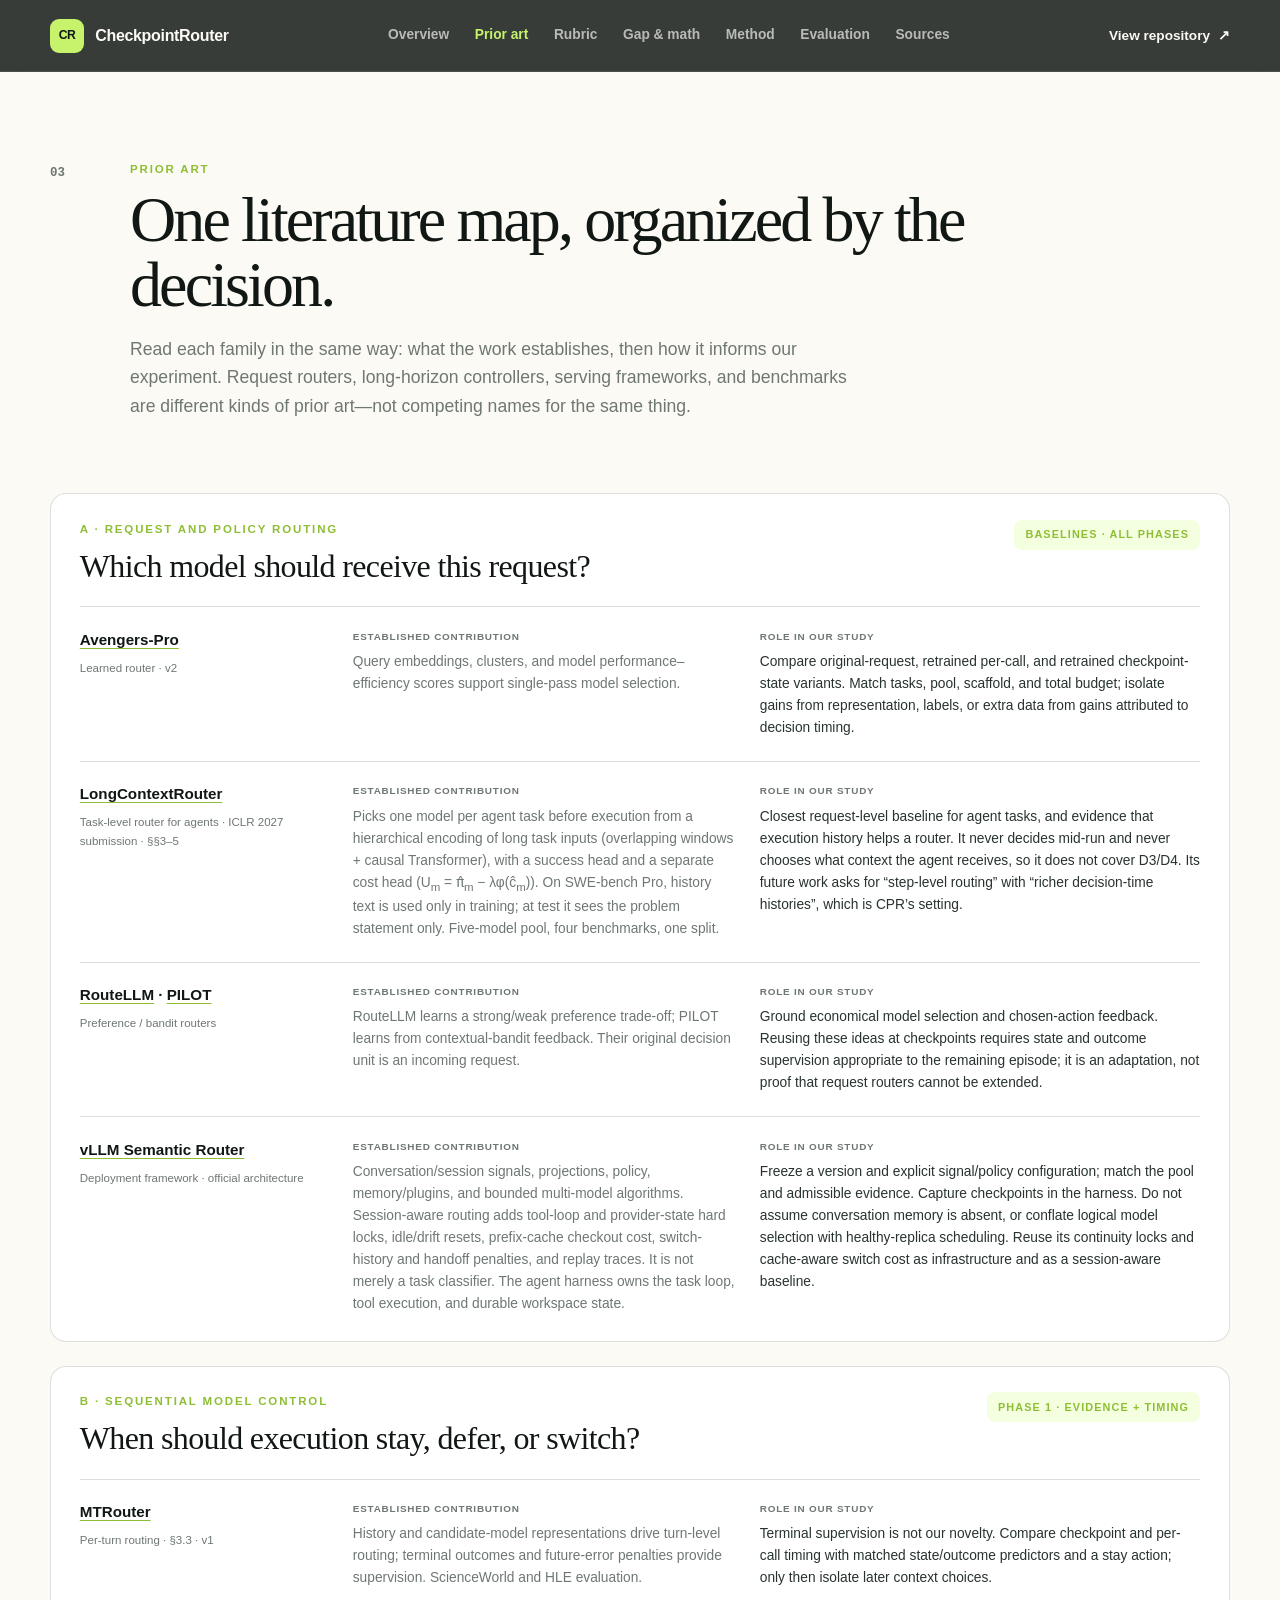
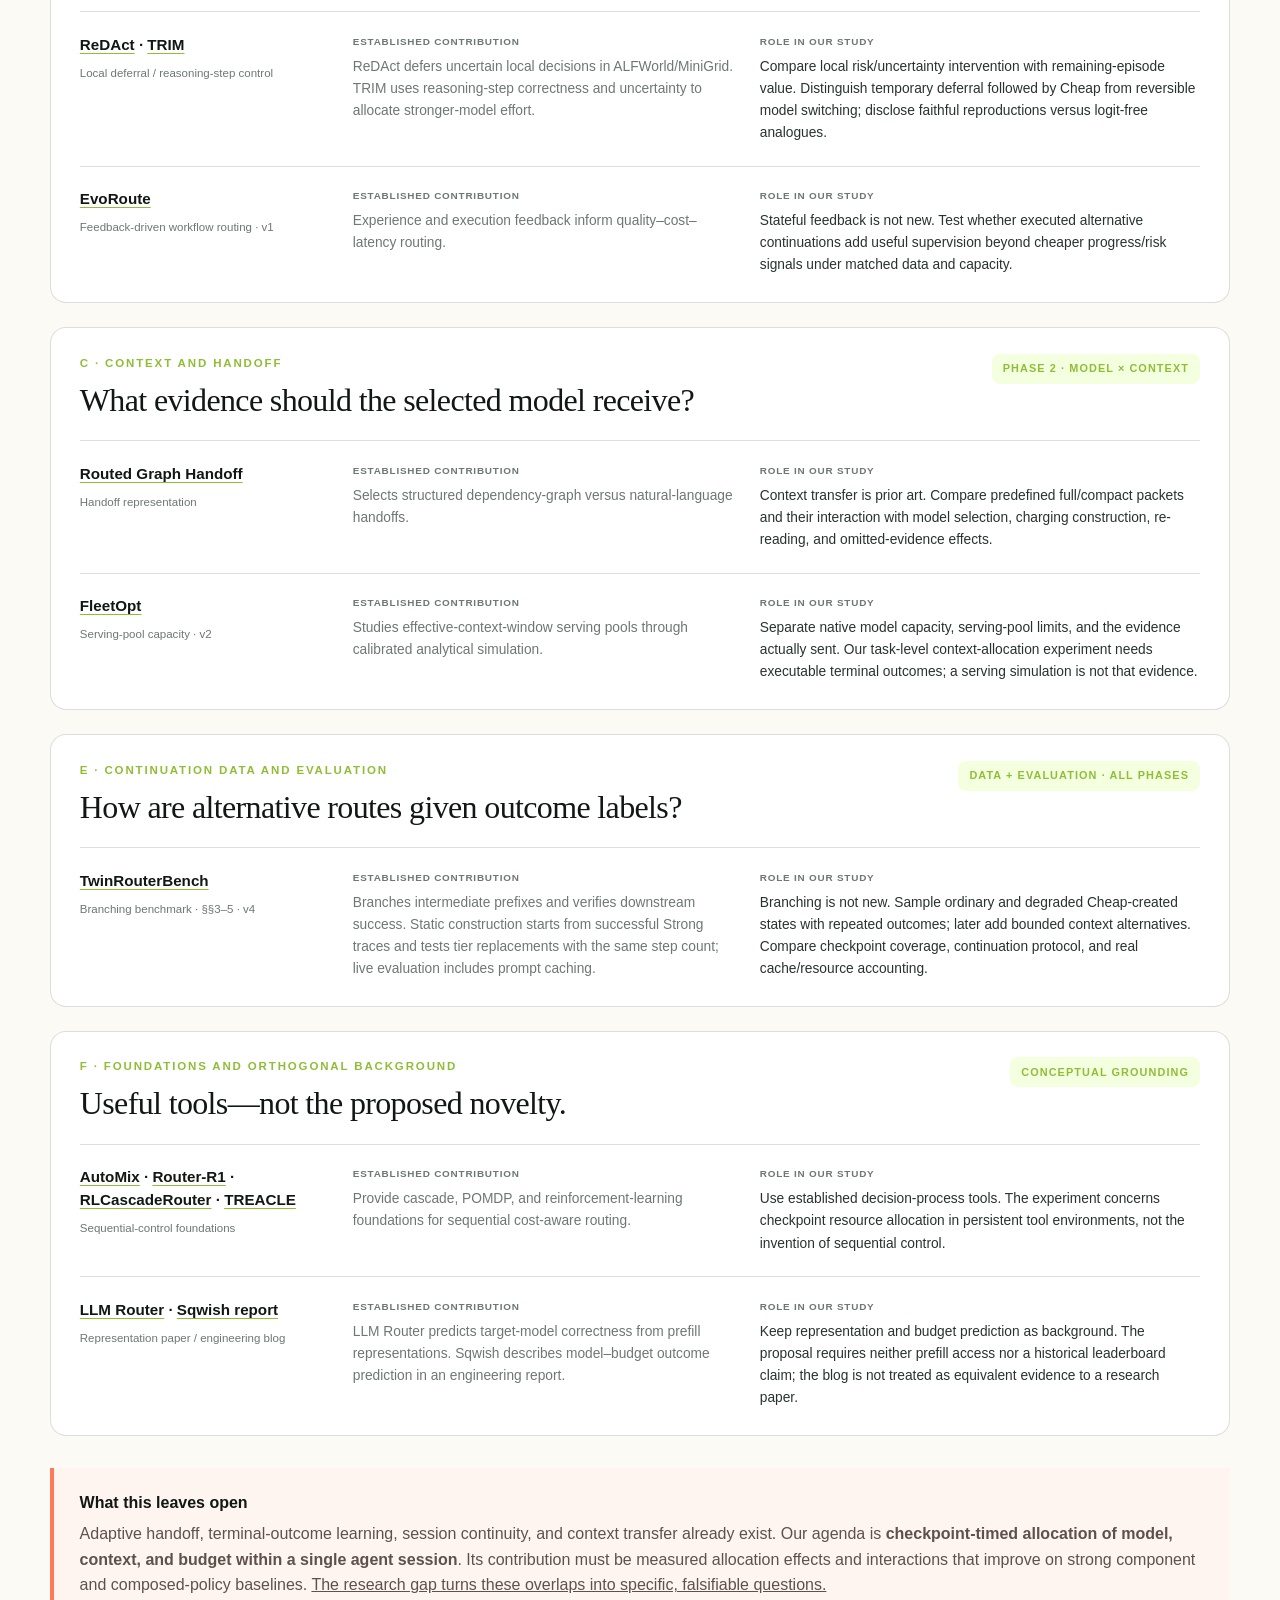
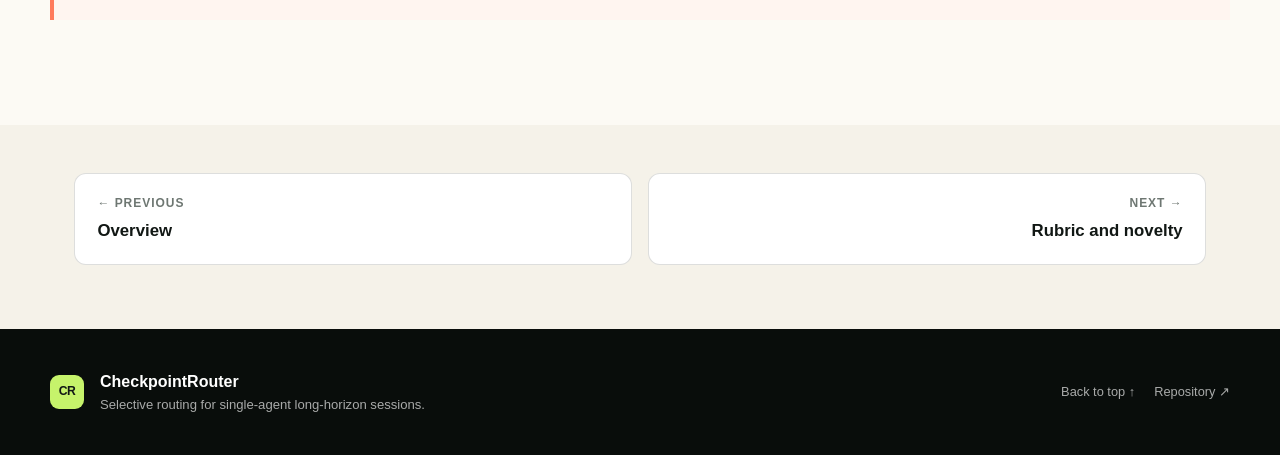
<file: docs/prior-art.html>
<!doctype html>
<html lang="en">
  <head>
    <meta charset="utf-8" />
    <meta name="viewport" content="width=device-width, initial-scale=1" />
    <meta name="description" content="CheckpointRouter: checkpoint-aware model, context, and budget routing for single-agent long-horizon sessions, with a phased experimental plan." />
    <meta name="theme-color" content="#111714" />
    <meta property="og:title" content="CheckpointRouter — Long-Horizon Agent Routing" />
    <meta property="og:description" content="Selective model and context routing for a single long-horizon agent at meaningful execution checkpoints. Bounded experimental phases." />
    <meta property="og:type" content="website" />
    <title>Prior art — CheckpointRouter</title>
    <link rel="icon" href="assets/favicon.svg" type="image/svg+xml" />
    <link rel="stylesheet" href="styles.css?v=6" />
    <script src="app.js?v=3" defer></script>
  </head>
  <body>
    <a class="skip-link" href="#main">Skip to content</a>
    <header class="site-header" data-header>
      <a class="brand" href="index.html" aria-label="CheckpointRouter home">
        <span class="brand-mark" aria-hidden="true">CR</span><span>CheckpointRouter</span>
      </a>
      <nav class="desktop-nav" aria-label="Primary navigation">
        <a href="index.html">Overview</a><a href="prior-art.html" aria-current="page" class="is-active">Prior art</a><a href="rubric.html">Rubric</a><a href="research.html">Gap & math</a><a href="method.html">Method</a><a href="evaluation.html">Evaluation</a><a href="sources.html">Sources</a>
      </nav>
      <details class="mobile-nav" data-mobile-nav>
        <summary>Contents</summary>
        <nav aria-label="Mobile navigation">
          <a href="index.html">Overview</a><a href="prior-art.html" aria-current="page" class="is-active">Prior art</a><a href="rubric.html">Rubric</a><a href="research.html">Gap & math</a><a href="method.html">Method</a><a href="evaluation.html">Evaluation</a><a href="sources.html">Sources</a>
        </nav>
      </details>
      <a class="header-cta" href="https://github.com/cs24mtech15016-oss/ai-gateway-ops" target="_blank" rel="noreferrer">
        View repository <span aria-hidden="true">↗</span>
      </a>
    </header>

    <main id="main">
      <section class="section page-first section-light" id="prior-art">
        <div class="section-heading reveal"><span class="section-number">03</span><div>
          <p class="kicker">Prior art</p><h2>One literature map, organized by the decision.</h2>
          <p class="section-intro">Read each family in the same way: what the work establishes, then how it informs our experiment. Request routers, long-horizon controllers, serving frameworks, and benchmarks are different kinds of prior art—not competing names for the same thing.</p>
        </div></div>
        <div class="literature-map">
          <article class="literature-family reveal" aria-labelledby="literature-request">
            <header class="literature-heading"><div><p class="kicker">A · Request and policy routing</p><h3 id="literature-request">Which model should receive this request?</h3></div><span class="phase-tag">Baselines · all phases</span></header>
            <div class="literature-entry">
              <div class="literature-work"><h4><a href="https://arxiv.org/abs/2508.12631v2" target="_blank" rel="noreferrer">Avengers-Pro</a></h4><small>Learned router · v2</small></div>
              <p><b class="literature-label">Established contribution</b>Query embeddings, clusters, and model performance–efficiency scores support single-pass model selection.</p>
              <p><b class="literature-label">Role in our study</b>Compare original-request, retrained per-call, and retrained checkpoint-state variants. Match tasks, pool, scaffold, and total budget; isolate gains from representation, labels, or extra data from gains attributed to decision timing.</p>
            </div>
            <div class="literature-entry">
              <div class="literature-work"><h4><a href="https://openreview.net/forum?id=0GdLxaSjtZ" target="_blank" rel="noreferrer">LongContextRouter</a></h4><small>Task-level router for agents · ICLR 2027 submission · §§3–5</small></div>
              <p><b class="literature-label">Established contribution</b>Picks one model per agent task before execution from a hierarchical encoding of long task inputs (overlapping windows + causal Transformer), with a success head and a separate cost head (U<sub>m</sub> = π̂<sub>m</sub> − λφ(ĉ<sub>m</sub>)). On SWE-bench Pro, history text is used only in training; at test it sees the problem statement only. Five-model pool, four benchmarks, one split.</p>
              <p><b class="literature-label">Role in our study</b>Closest request-level baseline for agent tasks, and evidence that execution history helps a router. It never decides mid-run and never chooses what context the agent receives, so it does not cover D3/D4. Its future work asks for “step-level routing” with “richer decision-time histories”, which is CPR’s setting.</p>
            </div>
            <div class="literature-entry">
              <div class="literature-work"><h4><a href="https://arxiv.org/abs/2406.18665" target="_blank" rel="noreferrer">RouteLLM</a> · <a href="https://arxiv.org/abs/2508.21141" target="_blank" rel="noreferrer">PILOT</a></h4><small>Preference / bandit routers</small></div>
              <p><b class="literature-label">Established contribution</b>RouteLLM learns a strong/weak preference trade-off; PILOT learns from contextual-bandit feedback. Their original decision unit is an incoming request.</p>
              <p><b class="literature-label">Role in our study</b>Ground economical model selection and chosen-action feedback. Reusing these ideas at checkpoints requires state and outcome supervision appropriate to the remaining episode; it is an adaptation, not proof that request routers cannot be extended.</p>
            </div>
            <div class="literature-entry">
              <div class="literature-work"><h4><a href="https://github.com/vllm-project/semantic-router/blob/main/website/docs/overview/semantic-router-overview.md" target="_blank" rel="noreferrer">vLLM Semantic Router</a></h4><small>Deployment framework · official architecture</small></div>
              <p><b class="literature-label">Established contribution</b>Conversation/session signals, projections, policy, memory/plugins, and bounded multi-model algorithms. Session-aware routing adds tool-loop and provider-state hard locks, idle/drift resets, prefix-cache checkout cost, switch-history and handoff penalties, and replay traces. It is not merely a task classifier. The agent harness owns the task loop, tool execution, and durable workspace state.</p>
              <p><b class="literature-label">Role in our study</b>Freeze a version and explicit signal/policy configuration; match the pool and admissible evidence. Capture checkpoints in the harness. Do not assume conversation memory is absent, or conflate logical model selection with healthy-replica scheduling. Reuse its continuity locks and cache-aware switch cost as infrastructure and as a session-aware baseline.</p>
            </div>
          </article>

          <article class="literature-family reveal" aria-labelledby="literature-timing">
            <header class="literature-heading"><div><p class="kicker">B · Sequential model control</p><h3 id="literature-timing">When should execution stay, defer, or switch?</h3></div><span class="phase-tag">Phase 1 · evidence + timing</span></header>
            <div class="literature-entry">
              <div class="literature-work"><h4><a href="https://arxiv.org/html/2604.23530v1#S3" target="_blank" rel="noreferrer">MTRouter</a></h4><small>Per-turn routing · §3.3 · v1</small></div>
              <p><b class="literature-label">Established contribution</b>History and candidate-model representations drive turn-level routing; terminal outcomes and future-error penalties provide supervision. ScienceWorld and HLE evaluation.</p>
              <p><b class="literature-label">Role in our study</b>Terminal supervision is not our novelty. Compare checkpoint and per-call timing with matched state/outcome predictors and a stay action; only then isolate later context choices.</p>
            </div>
            <div class="literature-entry">
              <div class="literature-work"><h4><a href="https://arxiv.org/abs/2604.07036" target="_blank" rel="noreferrer">ReDAct</a> · <a href="https://proceedings.iclr.cc/paper_files/paper/2026/hash/06b33e277e6c48f361621717c49cde22-Abstract-Conference.html" target="_blank" rel="noreferrer">TRIM</a></h4><small>Local deferral / reasoning-step control</small></div>
              <p><b class="literature-label">Established contribution</b>ReDAct defers uncertain local decisions in ALFWorld/MiniGrid. TRIM uses reasoning-step correctness and uncertainty to allocate stronger-model effort.</p>
              <p><b class="literature-label">Role in our study</b>Compare local risk/uncertainty intervention with remaining-episode value. Distinguish temporary deferral followed by Cheap from reversible model switching; disclose faithful reproductions versus logit-free analogues.</p>
            </div>
            <div class="literature-entry">
              <div class="literature-work"><h4><a href="https://arxiv.org/html/2601.02695v1" target="_blank" rel="noreferrer">EvoRoute</a></h4><small>Feedback-driven workflow routing · v1</small></div>
              <p><b class="literature-label">Established contribution</b>Experience and execution feedback inform quality–cost–latency routing.</p>
              <p><b class="literature-label">Role in our study</b>Stateful feedback is not new. Test whether executed alternative continuations add useful supervision beyond cheaper progress/risk signals under matched data and capacity.</p>
            </div>
          </article>

          <article class="literature-family reveal" aria-labelledby="literature-context">
            <header class="literature-heading"><div><p class="kicker">C · Context and handoff</p><h3 id="literature-context">What evidence should the selected model receive?</h3></div><span class="phase-tag">Phase 2 · model × context</span></header>
            <div class="literature-entry">
              <div class="literature-work"><h4><a href="https://arxiv.org/abs/2608.25277" target="_blank" rel="noreferrer">Routed Graph Handoff</a></h4><small>Handoff representation</small></div>
              <p><b class="literature-label">Established contribution</b>Selects structured dependency-graph versus natural-language handoffs.</p>
              <p><b class="literature-label">Role in our study</b>Context transfer is prior art. Compare predefined full/compact packets and their interaction with model selection, charging construction, re-reading, and omitted-evidence effects.</p>
            </div>
            <div class="literature-entry">
              <div class="literature-work"><h4><a href="https://arxiv.org/abs/2603.17280v2" target="_blank" rel="noreferrer">FleetOpt</a></h4><small>Serving-pool capacity · v2</small></div>
              <p><b class="literature-label">Established contribution</b>Studies effective-context-window serving pools through calibrated analytical simulation.</p>
              <p><b class="literature-label">Role in our study</b>Separate native model capacity, serving-pool limits, and the evidence actually sent. Our task-level context-allocation experiment needs executable terminal outcomes; a serving simulation is not that evidence.</p>
            </div>
          </article>

          <article class="literature-family reveal" aria-labelledby="literature-outcomes">
            <header class="literature-heading"><div><p class="kicker">E · Continuation data and evaluation</p><h3 id="literature-outcomes">How are alternative routes given outcome labels?</h3></div><span class="phase-tag">Data + evaluation · all phases</span></header>
            <div class="literature-entry">
              <div class="literature-work"><h4><a href="https://arxiv.org/html/2605.18859v4#S4" target="_blank" rel="noreferrer">TwinRouterBench</a></h4><small>Branching benchmark · §§3–5 · v4</small></div>
              <p><b class="literature-label">Established contribution</b>Branches intermediate prefixes and verifies downstream success. Static construction starts from successful Strong traces and tests tier replacements with the same step count; live evaluation includes prompt caching.</p>
              <p><b class="literature-label">Role in our study</b>Branching is not new. Sample ordinary and degraded Cheap-created states with repeated outcomes; later add bounded context alternatives. Compare checkpoint coverage, continuation protocol, and real cache/resource accounting.</p>
            </div>
          </article>

          <article class="literature-family reveal" aria-labelledby="literature-background">
            <header class="literature-heading"><div><p class="kicker">F · Foundations and orthogonal background</p><h3 id="literature-background">Useful tools—not the proposed novelty.</h3></div><span class="phase-tag">Conceptual grounding</span></header>
            <div class="literature-entry">
              <div class="literature-work"><h4><a href="https://arxiv.org/abs/2310.12963" target="_blank" rel="noreferrer">AutoMix</a> · <a href="https://arxiv.org/abs/2506.09033" target="_blank" rel="noreferrer">Router-R1</a> · <a href="https://arxiv.org/abs/2608.15817" target="_blank" rel="noreferrer">RLCascadeRouter</a> · <a href="https://proceedings.neurips.cc/paper_files/paper/2024/hash/a6deba3b2408af45b3f9994c2152b862-Abstract-Conference.html" target="_blank" rel="noreferrer">TREACLE</a></h4><small>Sequential-control foundations</small></div>
              <p><b class="literature-label">Established contribution</b>Provide cascade, POMDP, and reinforcement-learning foundations for sequential cost-aware routing.</p>
              <p><b class="literature-label">Role in our study</b>Use established decision-process tools. The experiment concerns checkpoint resource allocation in persistent tool environments, not the invention of sequential control.</p>
            </div>
            <div class="literature-entry">
              <div class="literature-work"><h4><a href="https://arxiv.org/abs/2603.20895v3" target="_blank" rel="noreferrer">LLM Router</a> · <a href="https://sqwish.ai/blog/how-we-accidentally-trained-the-1-model-router" target="_blank" rel="noreferrer">Sqwish report</a></h4><small>Representation paper / engineering blog</small></div>
              <p><b class="literature-label">Established contribution</b>LLM Router predicts target-model correctness from prefill representations. Sqwish describes model–budget outcome prediction in an engineering report.</p>
              <p><b class="literature-label">Role in our study</b>Keep representation and budget prediction as background. The proposal requires neither prefill access nor a historical leaderboard claim; the blog is not treated as equivalent evidence to a research paper.</p>
            </div>
          </article>
        </div>
        <aside class="honesty-note reveal"><strong>What this leaves open</strong><p>Adaptive handoff, terminal-outcome learning, session continuity, and context transfer already exist. Our agenda is <b>checkpoint-timed allocation of model, context, and budget within a single agent session</b>. Its contribution must be measured allocation effects and interactions that improve on strong component and composed-policy baselines. <a href="research.html">The research gap turns these overlaps into specific, falsifiable questions.</a></p></aside>
      </section>
    </main>
    <nav class="pager" aria-label="Page navigation"><a class="pager-prev" href="index.html"><small>← Previous</small><strong>Overview</strong></a><a class="pager-next" href="rubric.html"><small>Next →</small><strong>Rubric and novelty</strong></a></nav>

    <footer>
      <div><span class="brand-mark" aria-hidden="true">CR</span><div><strong>CheckpointRouter</strong><p>Selective routing for single-agent long-horizon sessions.</p></div></div>
      <div class="footer-links"><a href="#main">Back to top ↑</a><a href="https://github.com/cs24mtech15016-oss/ai-gateway-ops" target="_blank" rel="noreferrer">Repository ↗</a></div>
    </footer>
  </body>
</html>
</file>
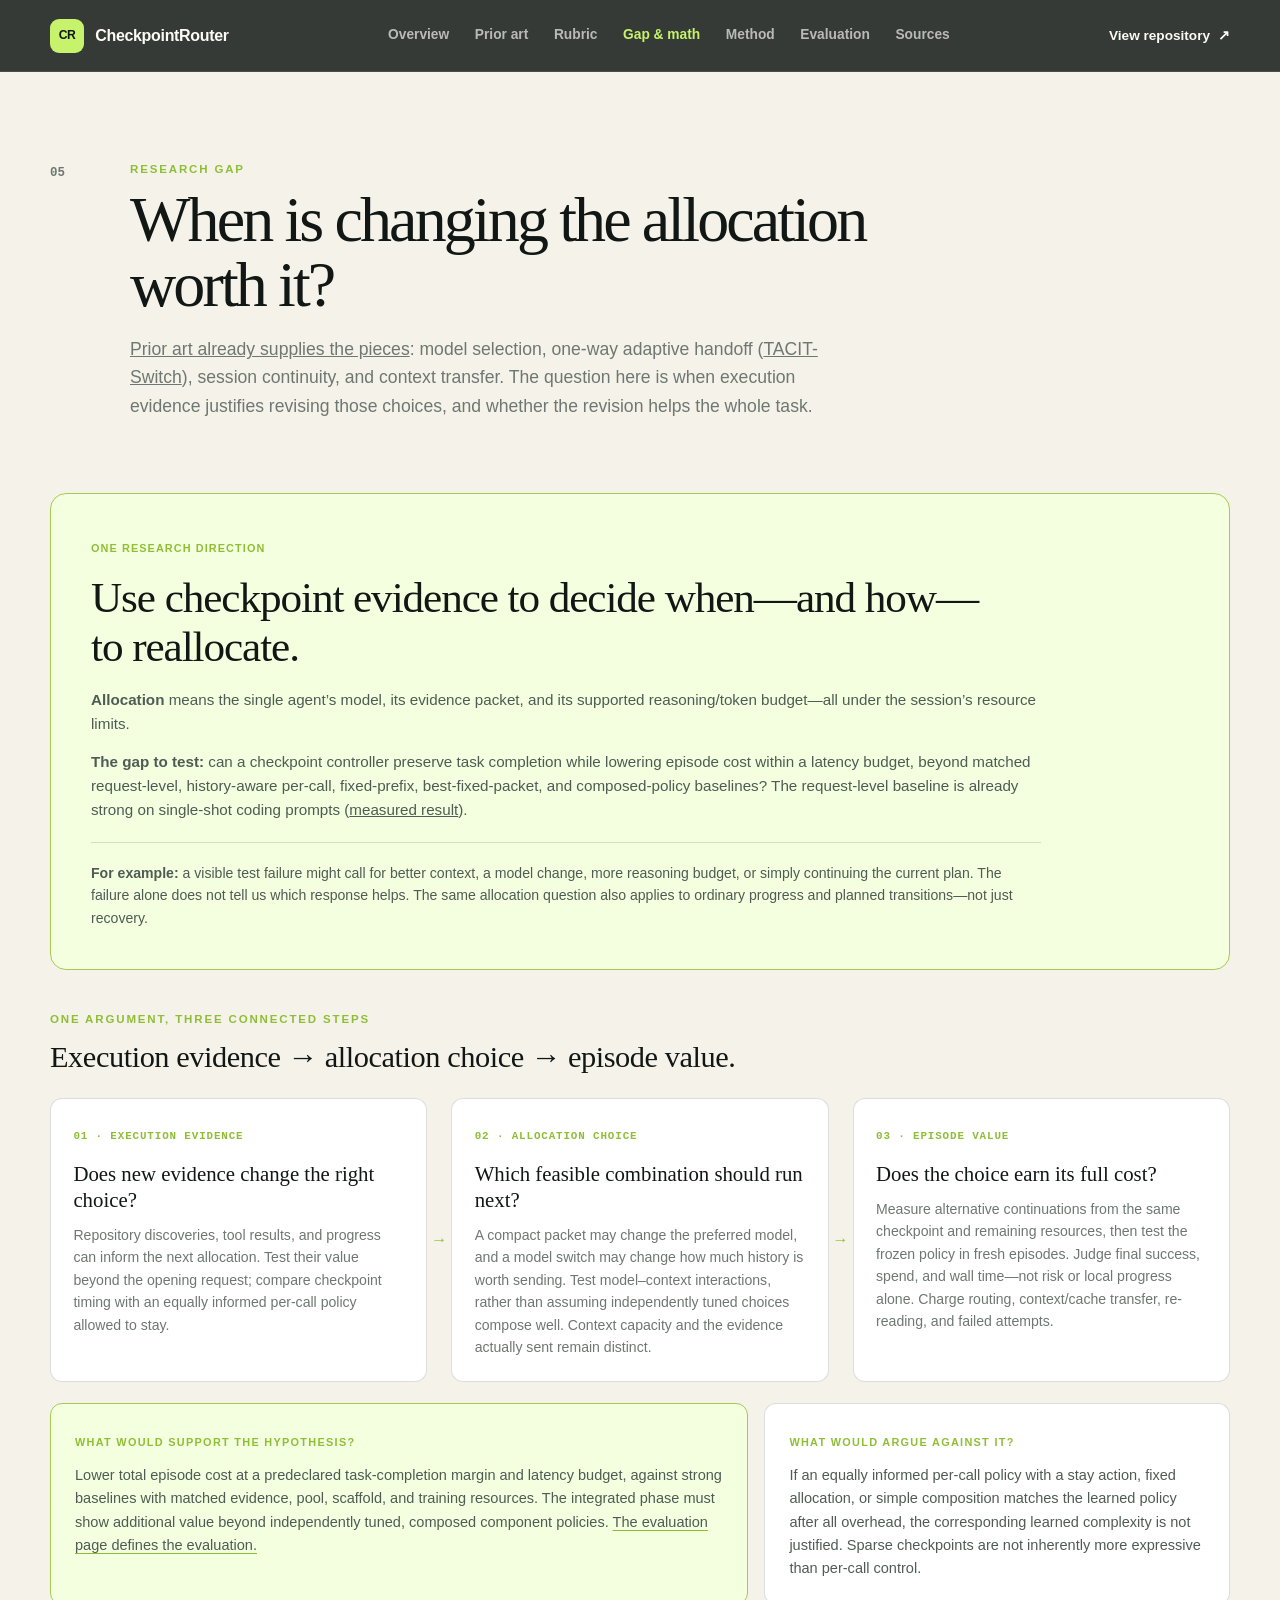
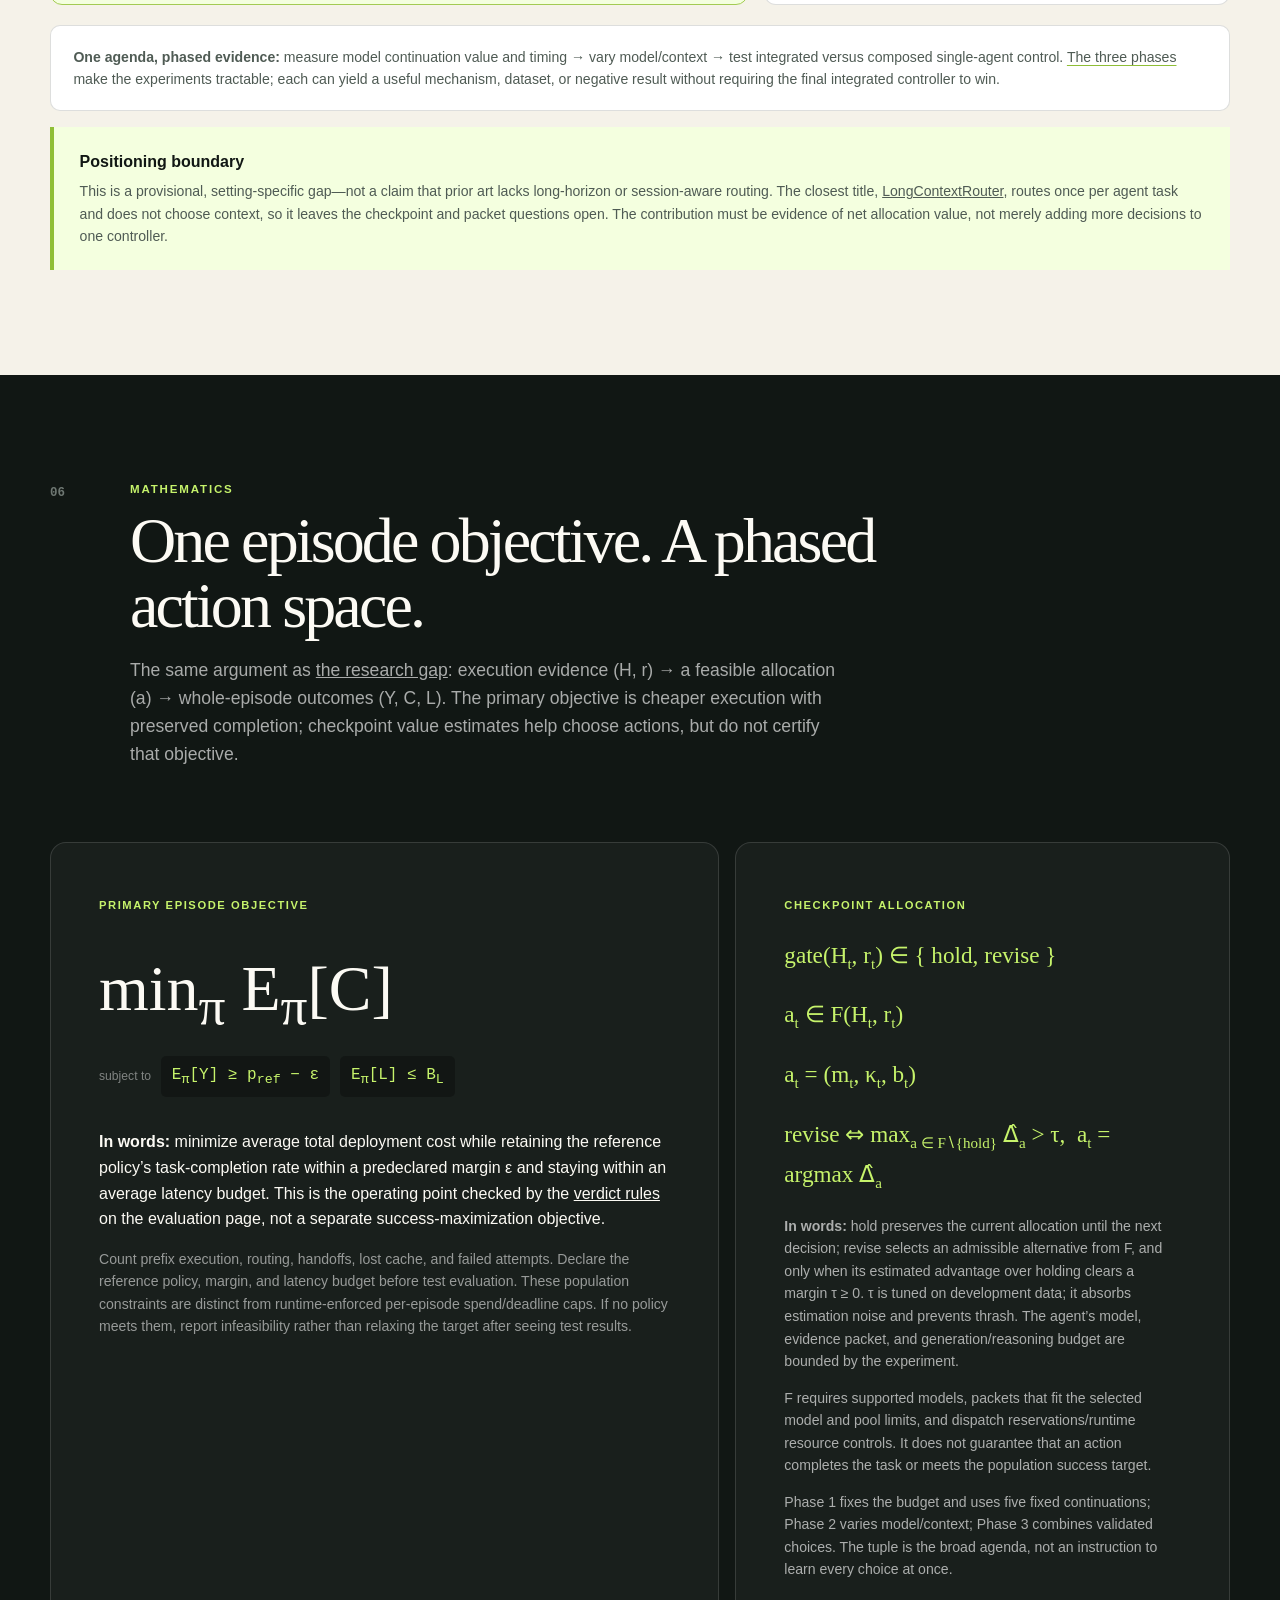
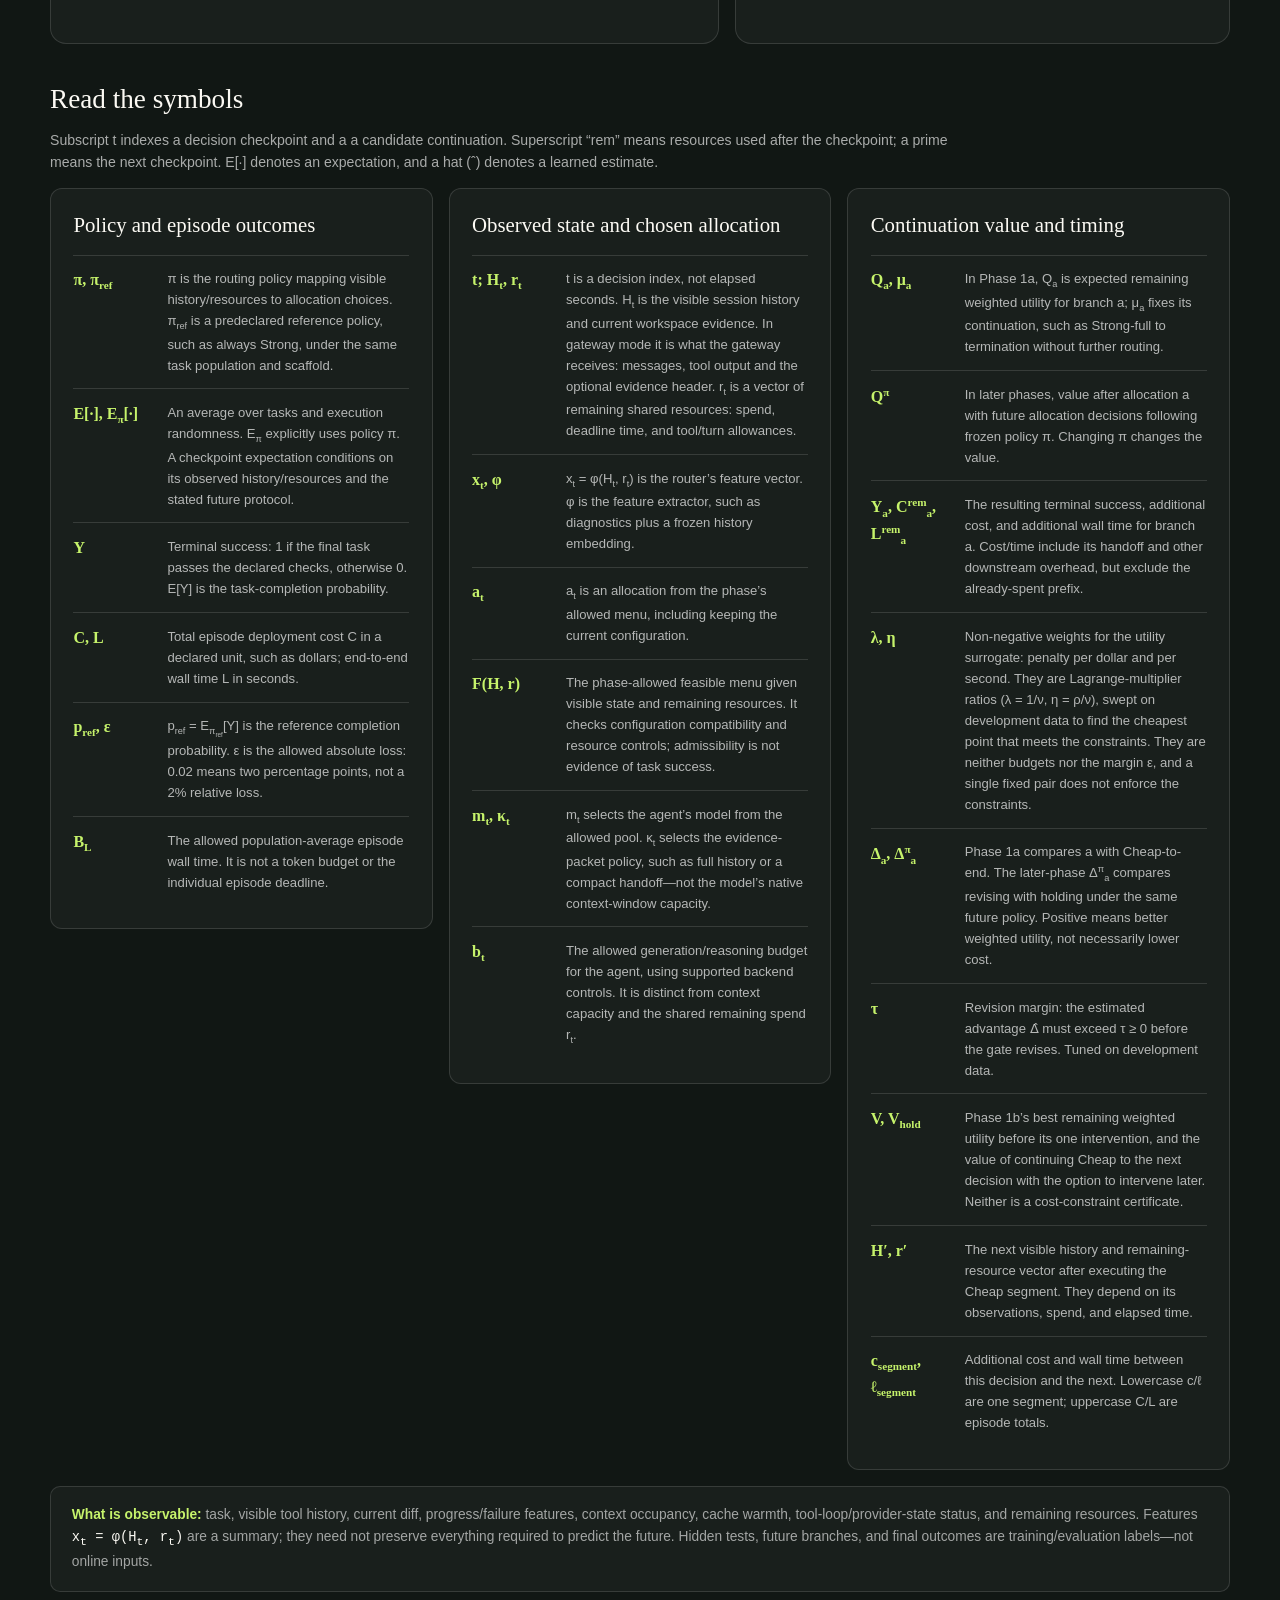
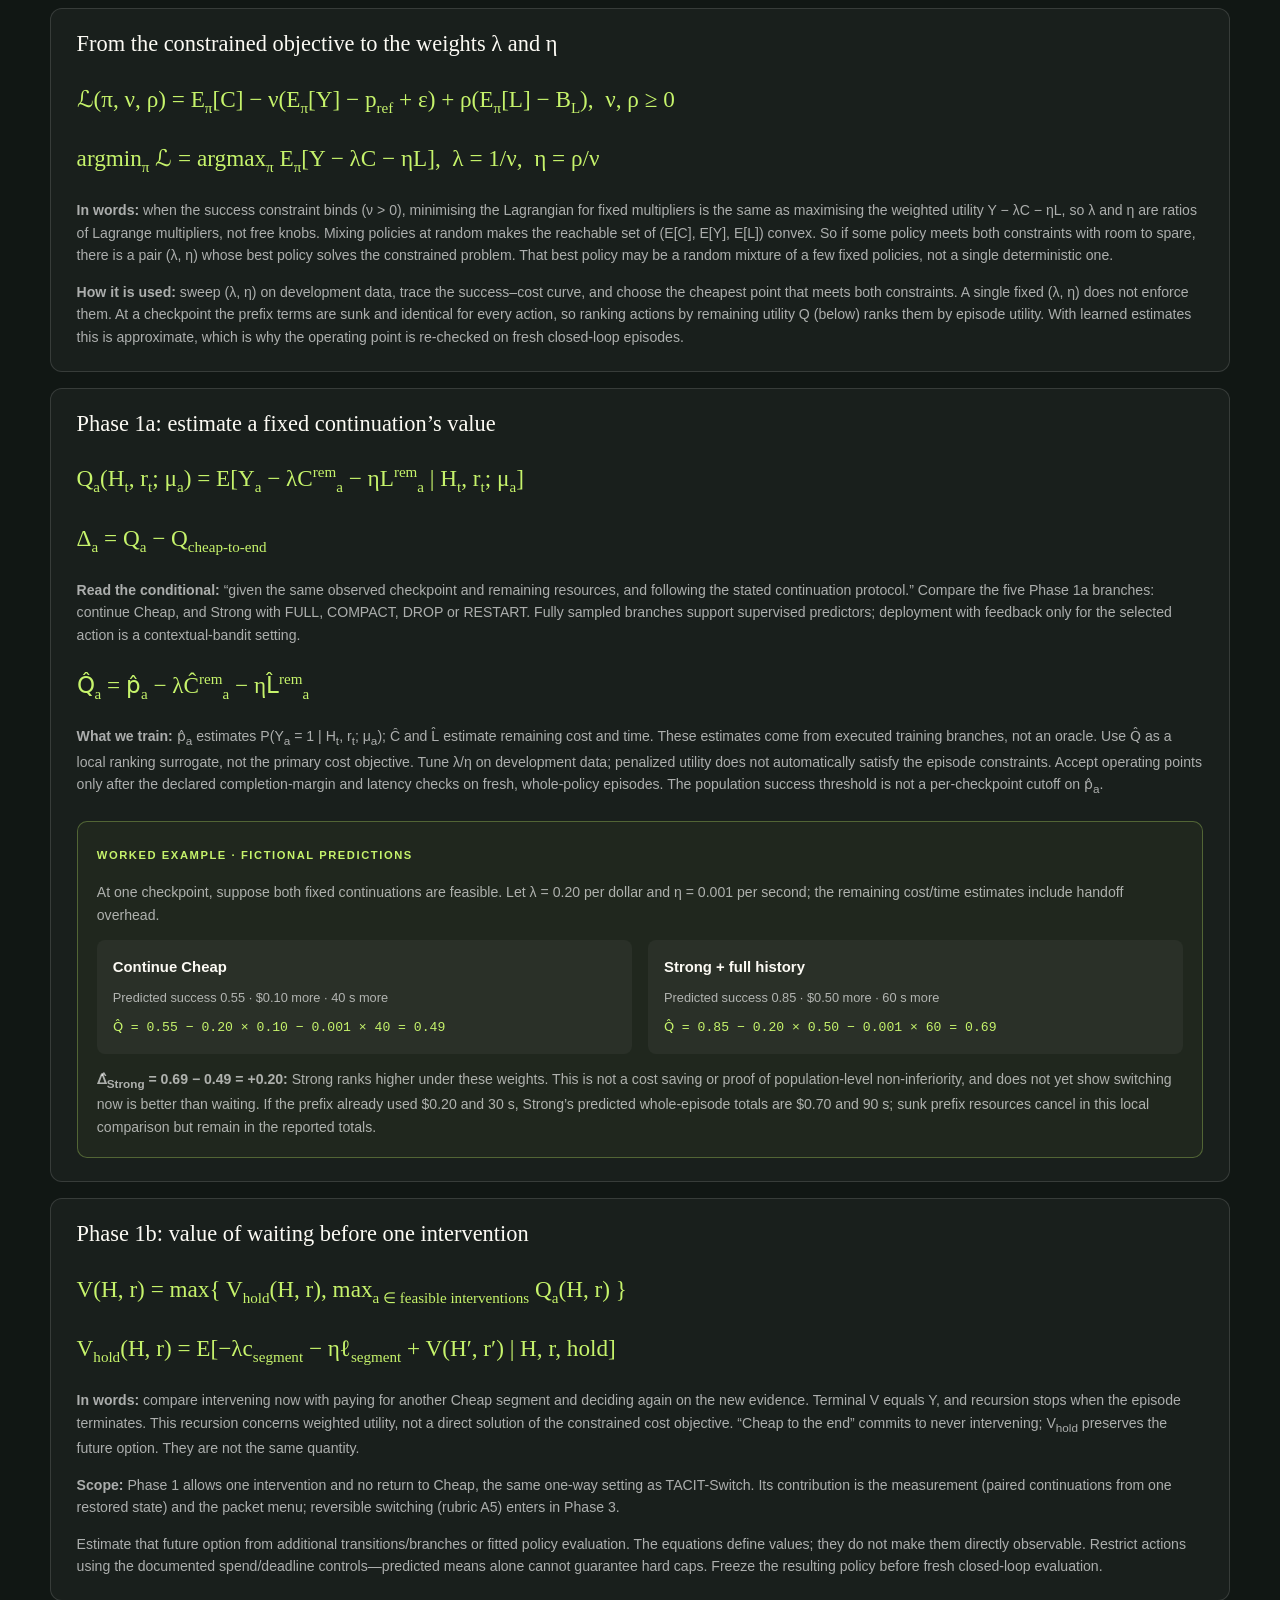
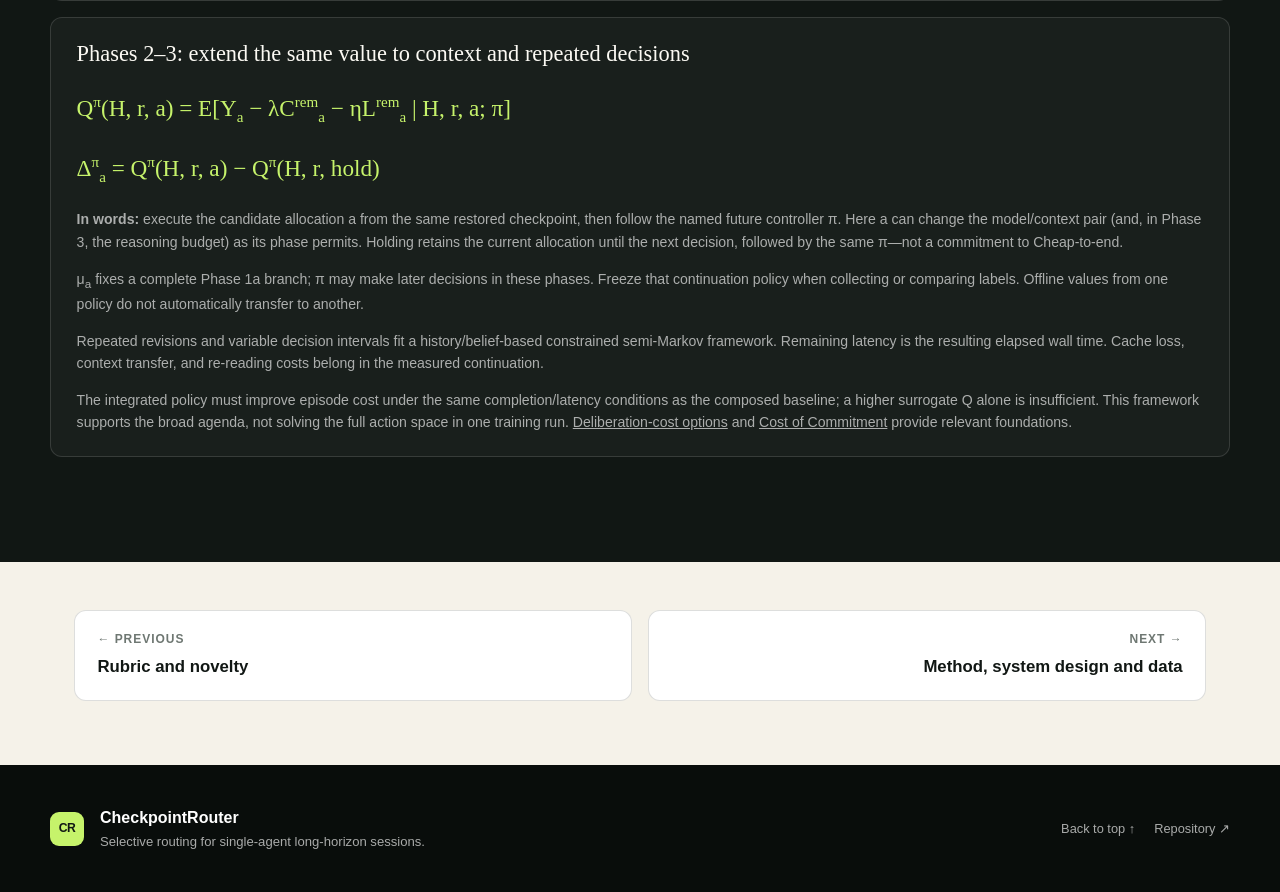
<file: docs/research.html>
<!doctype html>
<html lang="en">
  <head>
    <meta charset="utf-8" />
    <meta name="viewport" content="width=device-width, initial-scale=1" />
    <meta name="description" content="CheckpointRouter: checkpoint-aware model, context, and budget routing for single-agent long-horizon sessions, with a phased experimental plan." />
    <meta name="theme-color" content="#111714" />
    <meta property="og:title" content="CheckpointRouter — Long-Horizon Agent Routing" />
    <meta property="og:description" content="Selective model and context routing for a single long-horizon agent at meaningful execution checkpoints. Bounded experimental phases." />
    <meta property="og:type" content="website" />
    <title>Research gap and mathematics — CheckpointRouter</title>
    <link rel="icon" href="assets/favicon.svg" type="image/svg+xml" />
    <link rel="stylesheet" href="styles.css?v=6" />
    <script src="app.js?v=3" defer></script>
  </head>
  <body>
    <a class="skip-link" href="#main">Skip to content</a>
    <header class="site-header" data-header>
      <a class="brand" href="index.html" aria-label="CheckpointRouter home">
        <span class="brand-mark" aria-hidden="true">CR</span><span>CheckpointRouter</span>
      </a>
      <nav class="desktop-nav" aria-label="Primary navigation">
        <a href="index.html">Overview</a><a href="prior-art.html">Prior art</a><a href="rubric.html">Rubric</a><a href="research.html" aria-current="page" class="is-active">Gap & math</a><a href="method.html">Method</a><a href="evaluation.html">Evaluation</a><a href="sources.html">Sources</a>
      </nav>
      <details class="mobile-nav" data-mobile-nav>
        <summary>Contents</summary>
        <nav aria-label="Mobile navigation">
          <a href="index.html">Overview</a><a href="prior-art.html">Prior art</a><a href="rubric.html">Rubric</a><a href="research.html" aria-current="page" class="is-active">Gap & math</a><a href="method.html">Method</a><a href="evaluation.html">Evaluation</a><a href="sources.html">Sources</a>
        </nav>
      </details>
      <a class="header-cta" href="https://github.com/cs24mtech15016-oss/ai-gateway-ops" target="_blank" rel="noreferrer">
        View repository <span aria-hidden="true">↗</span>
      </a>
    </header>

    <main id="main">
      <section class="section page-first section-paper" id="gap">
        <div class="section-heading reveal"><span class="section-number">05</span><div>
          <p class="kicker">Research gap</p><h2>When is changing the allocation worth it?</h2>
          <p class="section-intro"><a href="prior-art.html">Prior art already supplies the pieces</a>: model selection, one-way adaptive handoff (<a href="https://arxiv.org/html/2608.27911v2" target="_blank" rel="noreferrer">TACIT-Switch</a>), session continuity, and context transfer. The question here is when execution evidence justifies revising those choices, and whether the revision helps the whole task.</p>
        </div></div>

        <div class="gap-focus reveal">
          <span class="phase-tag">One research direction</span>
          <h3>Use checkpoint evidence to decide when—and how—to reallocate.</h3>
          <p><b>Allocation</b> means the single agent’s model, its evidence packet, and its supported reasoning/token budget—all under the session’s resource limits.</p>
          <p><b>The gap to test:</b> can a checkpoint controller preserve task completion while lowering episode cost within a latency budget, beyond matched request-level, history-aware per-call, fixed-prefix, best-fixed-packet, and composed-policy baselines? The request-level baseline is already strong on single-shot coding prompts (<a href="evaluation.html#results">measured result</a>).</p>
          <p class="gap-scenario"><b>For example:</b> a visible test failure might call for better context, a model change, more reasoning budget, or simply continuing the current plan. The failure alone does not tell us which response helps. The same allocation question also applies to ordinary progress and planned transitions—not just recovery.</p>
        </div>

        <div class="gap-path-heading reveal"><p class="kicker">One argument, three connected steps</p><h3>Execution evidence → allocation choice → episode value.</h3></div>
        <ol class="gap-path" role="list" aria-label="Three connected parts of the research argument">
          <li class="reveal">
            <span class="gap-step">01 · Execution evidence</span>
            <h4>Does new evidence change the right choice?</h4>
            <p>Repository discoveries, tool results, and progress can inform the next allocation. Test their value beyond the opening request; compare checkpoint timing with an equally informed per-call policy allowed to stay.</p>
          </li>
          <li class="reveal">
            <span class="gap-step">02 · Allocation choice</span>
            <h4>Which feasible combination should run next?</h4>
            <p>A compact packet may change the preferred model, and a model switch may change how much history is worth sending. Test model–context interactions, rather than assuming independently tuned choices compose well. Context capacity and the evidence actually sent remain distinct.</p>
          </li>
          <li class="reveal">
            <span class="gap-step">03 · Episode value</span>
            <h4>Does the choice earn its full cost?</h4>
            <p>Measure alternative continuations from the same checkpoint and remaining resources, then test the frozen policy in fresh episodes. Judge final success, spend, and wall time—not risk or local progress alone. Charge routing, context/cache transfer, re-reading, and failed attempts.</p>
          </li>
        </ol>

        <div class="gap-claim reveal">
          <article><span>What would support the hypothesis?</span><p>Lower total episode cost at a predeclared task-completion margin and latency budget, against strong baselines with matched evidence, pool, scaffold, and training resources. The integrated phase must show additional value beyond independently tuned, composed component policies. <a href="evaluation.html#evaluation">The evaluation page defines the evaluation.</a></p></article>
          <article><span>What would argue against it?</span><p>If an equally informed per-call policy with a stay action, fixed allocation, or simple composition matches the learned policy after all overhead, the corresponding learned complexity is not justified. Sparse checkpoints are not inherently more expressive than per-call control.</p></article>
        </div>

        <div class="gap-experiment reveal"><b>One agenda, phased evidence:</b> measure model continuation value and timing → vary model/context → test integrated versus composed single-agent control. <a href="method.html#phases">The three phases</a> make the experiments tractable; each can yield a useful mechanism, dataset, or negative result without requiring the final integrated controller to win.</div>
        <aside class="closest-work reveal"><strong>Positioning boundary</strong><p>This is a provisional, setting-specific gap—not a claim that prior art lacks long-horizon or session-aware routing. The closest title, <a href="prior-art.html">LongContextRouter</a>, routes once per agent task and does not choose context, so it leaves the checkpoint and packet questions open. The contribution must be evidence of net allocation value, not merely adding more decisions to one controller.</p></aside>
      </section>
      <section class="section section-dark" id="formalization">
        <div class="section-heading reveal"><span class="section-number">06</span><div>
          <p class="kicker">Mathematics</p><h2>One episode objective. A phased action space.</h2>
          <p class="section-intro">The same argument as <a href="#gap">the research gap</a>: execution evidence (H, r) → a feasible allocation (a) → whole-episode outcomes (Y, C, L). The primary objective is cheaper execution with preserved completion; checkpoint value estimates help choose actions, but do not certify that objective.</p>
        </div></div>
        <div class="formula-layout reveal">
          <article class="formula-main">
            <span class="formula-label">Primary episode objective</span><div class="formula">min<sub>π</sub> E<sub>π</sub>[C]</div>
            <div class="constraints"><span>subject to</span><code>E<sub>π</sub>[Y] ≥ p<sub>ref</sub> − ε</code><code>E<sub>π</sub>[L] ≤ B<sub>L</sub></code></div>
            <p><b>In words:</b> minimize average total deployment cost while retaining the reference policy’s task-completion rate within a predeclared margin ε and staying within an average latency budget. This is the operating point checked by the <a href="evaluation.html#how-we-evaluate">verdict rules</a> on the evaluation page, not a separate success-maximization objective.</p>
            <p class="formula-explanation">Count prefix execution, routing, handoffs, lost cache, and failed attempts. Declare the reference policy, margin, and latency budget before test evaluation. These population constraints are distinct from runtime-enforced per-episode spend/deadline caps. If no policy meets them, report infeasibility rather than relaxing the target after seeing test results.</p>
          </article>
          <article class="formula-side">
            <span class="formula-label">Checkpoint allocation</span>
            <div class="math-line">gate(H<sub>t</sub>, r<sub>t</sub>) ∈ { hold, revise }</div>
            <div class="math-line">a<sub>t</sub> ∈ F(H<sub>t</sub>, r<sub>t</sub>)</div>
            <div class="math-line">a<sub>t</sub> = (m<sub>t</sub>, κ<sub>t</sub>, b<sub>t</sub>)</div>
            <div class="math-line">revise ⇔ max<sub>a ∈ F∖{hold}</sub> Δ̂<sub>a</sub> &gt; τ,&nbsp; a<sub>t</sub> = argmax Δ̂<sub>a</sub></div>
            <p class="formula-explanation"><b>In words:</b> hold preserves the current allocation until the next decision; revise selects an admissible alternative from F, and only when its estimated advantage over holding clears a margin τ ≥ 0. τ is tuned on development data; it absorbs estimation noise and prevents thrash. The agent’s model, evidence packet, and generation/reasoning budget are bounded by the experiment.</p>
            <p class="formula-explanation">F requires supported models, packets that fit the selected model and pool limits, and dispatch reservations/runtime resource controls. It does not guarantee that an action completes the task or meets the population success target.</p>
            <p class="formula-explanation">Phase 1 fixes the budget and uses five fixed continuations; Phase 2 varies model/context; Phase 3 combines validated choices. The tuple is the broad agenda, not an instruction to learn every choice at once.</p>
          </article>
        </div>

        <div class="notation-heading reveal"><h3>Read the symbols</h3><p>Subscript t indexes a decision checkpoint and a a candidate continuation. Superscript “rem” means resources used after the checkpoint; a prime means the next checkpoint. E[·] denotes an expectation, and a hat (ˆ) denotes a learned estimate.</p></div>
        <div class="notation-grid">
          <article class="notation-card reveal" aria-labelledby="notation-episode">
            <h3 id="notation-episode">Policy and episode outcomes</h3>
            <dl class="symbol-list">
              <div><dt>π, π<sub>ref</sub></dt><dd>π is the routing policy mapping visible history/resources to allocation choices. π<sub>ref</sub> is a predeclared reference policy, such as always Strong, under the same task population and scaffold.</dd></div>
              <div><dt>E[·], E<sub>π</sub>[·]</dt><dd>An average over tasks and execution randomness. E<sub>π</sub> explicitly uses policy π. A checkpoint expectation conditions on its observed history/resources and the stated future protocol.</dd></div>
              <div><dt>Y</dt><dd>Terminal success: 1 if the final task passes the declared checks, otherwise 0. E[Y] is the task-completion probability.</dd></div>
              <div><dt>C, L</dt><dd>Total episode deployment cost C in a declared unit, such as dollars; end-to-end wall time L in seconds.</dd></div>
              <div><dt>p<sub>ref</sub>, ε</dt><dd>p<sub>ref</sub> = E<sub>π<sub>ref</sub></sub>[Y] is the reference completion probability. ε is the allowed absolute loss: 0.02 means two percentage points, not a 2% relative loss.</dd></div>
              <div><dt>B<sub>L</sub></dt><dd>The allowed population-average episode wall time. It is not a token budget or the individual episode deadline.</dd></div>
            </dl>
          </article>
          <article class="notation-card reveal" aria-labelledby="notation-allocation">
            <h3 id="notation-allocation">Observed state and chosen allocation</h3>
            <dl class="symbol-list">
              <div><dt>t; H<sub>t</sub>, r<sub>t</sub></dt><dd>t is a decision index, not elapsed seconds. H<sub>t</sub> is the visible session history and current workspace evidence. In gateway mode it is what the gateway receives: messages, tool output and the optional evidence header. r<sub>t</sub> is a vector of remaining shared resources: spend, deadline time, and tool/turn allowances.</dd></div>
              <div><dt>x<sub>t</sub>, φ</dt><dd>x<sub>t</sub> = φ(H<sub>t</sub>, r<sub>t</sub>) is the router’s feature vector. φ is the feature extractor, such as diagnostics plus a frozen history embedding.</dd></div>
              <div><dt>a<sub>t</sub></dt><dd>a<sub>t</sub> is an allocation from the phase’s allowed menu, including keeping the current configuration.</dd></div>
              <div><dt>F(H, r)</dt><dd>The phase-allowed feasible menu given visible state and remaining resources. It checks configuration compatibility and resource controls; admissibility is not evidence of task success.</dd></div>
                            <div><dt>m<sub>t</sub>, κ<sub>t</sub></dt><dd>m<sub>t</sub> selects the agent’s model from the allowed pool. κ<sub>t</sub> selects the evidence-packet policy, such as full history or a compact handoff—not the model’s native context-window capacity.</dd></div>
              <div><dt>b<sub>t</sub></dt><dd>The allowed generation/reasoning budget for the agent, using supported backend controls. It is distinct from context capacity and the shared remaining spend r<sub>t</sub>.</dd></div>
            </dl>
          </article>
          <article class="notation-card reveal" aria-labelledby="notation-value">
            <h3 id="notation-value">Continuation value and timing</h3>
            <dl class="symbol-list">
              <div><dt>Q<sub>a</sub>, μ<sub>a</sub></dt><dd>In Phase 1a, Q<sub>a</sub> is expected remaining weighted utility for branch a; μ<sub>a</sub> fixes its continuation, such as Strong-full to termination without further routing.</dd></div>
              <div><dt>Q<sup>π</sup></dt><dd>In later phases, value after allocation a with future allocation decisions following frozen policy π. Changing π changes the value.</dd></div>
              <div><dt>Y<sub>a</sub>, C<sup>rem</sup><sub>a</sub>, L<sup>rem</sup><sub>a</sub></dt><dd>The resulting terminal success, additional cost, and additional wall time for branch a. Cost/time include its handoff and other downstream overhead, but exclude the already-spent prefix.</dd></div>
              <div><dt>λ, η</dt><dd>Non-negative weights for the utility surrogate: penalty per dollar and per second. They are Lagrange-multiplier ratios (λ = 1/ν, η = ρ/ν), swept on development data to find the cheapest point that meets the constraints. They are neither budgets nor the margin ε, and a single fixed pair does not enforce the constraints.</dd></div>
              <div><dt>Δ<sub>a</sub>, Δ<sup>π</sup><sub>a</sub></dt><dd>Phase 1a compares a with Cheap-to-end. The later-phase Δ<sup>π</sup><sub>a</sub> compares revising with holding under the same future policy. Positive means better weighted utility, not necessarily lower cost.</dd></div>
              <div><dt>τ</dt><dd>Revision margin: the estimated advantage Δ̂ must exceed τ ≥ 0 before the gate revises. Tuned on development data.</dd></div>
              <div><dt>V, V<sub>hold</sub></dt><dd>Phase 1b’s best remaining weighted utility before its one intervention, and the value of continuing Cheap to the next decision with the option to intervene later. Neither is a cost-constraint certificate.</dd></div>
              <div><dt>H′, r′</dt><dd>The next visible history and remaining-resource vector after executing the Cheap segment. They depend on its observations, spend, and elapsed time.</dd></div>
              <div><dt>c<sub>segment</sub>, ℓ<sub>segment</sub></dt><dd>Additional cost and wall time between this decision and the next. Lowercase c/ℓ are one segment; uppercase C/L are episode totals.</dd></div>
            </dl>
          </article>
        </div>
        <div class="state-definition reveal"><b>What is observable:</b> task, visible tool history, current diff, progress/failure features, context occupancy, cache warmth, tool-loop/provider-state status, and remaining resources. Features <code>x<sub>t</sub> = φ(H<sub>t</sub>, r<sub>t</sub>)</code> are a summary; they need not preserve everything required to predict the future. Hidden tests, future branches, and final outcomes are training/evaluation labels—not online inputs.</div>

        <div class="formal-steps">
          <article class="reveal">
            <h3>From the constrained objective to the weights λ and η</h3>
            <div class="math-line">ℒ(π, ν, ρ) = E<sub>π</sub>[C] − ν(E<sub>π</sub>[Y] − p<sub>ref</sub> + ε) + ρ(E<sub>π</sub>[L] − B<sub>L</sub>),&nbsp; ν, ρ ≥ 0</div>
            <div class="math-line">argmin<sub>π</sub> ℒ = argmax<sub>π</sub> E<sub>π</sub>[Y − λC − ηL],&nbsp; λ = 1/ν,&nbsp; η = ρ/ν</div>
            <p><b>In words:</b> when the success constraint binds (ν &gt; 0), minimising the Lagrangian for fixed multipliers is the same as maximising the weighted utility Y − λC − ηL, so λ and η are ratios of Lagrange multipliers, not free knobs. Mixing policies at random makes the reachable set of (E[C], E[Y], E[L]) convex. So if some policy meets both constraints with room to spare, there is a pair (λ, η) whose best policy solves the constrained problem. That best policy may be a random mixture of a few fixed policies, not a single deterministic one.</p>
            <p><b>How it is used:</b> sweep (λ, η) on development data, trace the success–cost curve, and choose the cheapest point that meets both constraints. A single fixed (λ, η) does not enforce them. At a checkpoint the prefix terms are sunk and identical for every action, so ranking actions by remaining utility Q (below) ranks them by episode utility. With learned estimates this is approximate, which is why the operating point is re-checked on fresh closed-loop episodes.</p>
          </article>
          <article class="reveal">
            <h3>Phase 1a: estimate a fixed continuation’s value</h3>
            <div class="math-line">Q<sub>a</sub>(H<sub>t</sub>, r<sub>t</sub>; μ<sub>a</sub>) = E[Y<sub>a</sub> − λC<sup>rem</sup><sub>a</sub> − ηL<sup>rem</sup><sub>a</sub> | H<sub>t</sub>, r<sub>t</sub>; μ<sub>a</sub>]</div>
            <div class="math-line">Δ<sub>a</sub> = Q<sub>a</sub> − Q<sub>cheap-to-end</sub></div>
            <p><b>Read the conditional:</b> “given the same observed checkpoint and remaining resources, and following the stated continuation protocol.” Compare the five Phase 1a branches: continue Cheap, and Strong with FULL, COMPACT, DROP or RESTART. Fully sampled branches support supervised predictors; deployment with feedback only for the selected action is a contextual-bandit setting.</p>
            <div class="math-line">Q̂<sub>a</sub> = p̂<sub>a</sub> − λĈ<sup>rem</sup><sub>a</sub> − ηL̂<sup>rem</sup><sub>a</sub></div>
            <p><b>What we train:</b> p̂<sub>a</sub> estimates P(Y<sub>a</sub> = 1 | H<sub>t</sub>, r<sub>t</sub>; μ<sub>a</sub>); Ĉ and L̂ estimate remaining cost and time. These estimates come from executed training branches, not an oracle. Use Q̂ as a local ranking surrogate, not the primary cost objective. Tune λ/η on development data; penalized utility does not automatically satisfy the episode constraints. Accept operating points only after the declared completion-margin and latency checks on fresh, whole-policy episodes. The population success threshold is not a per-checkpoint cutoff on p̂<sub>a</sub>.</p>
            <div class="value-example" aria-label="Illustrative fixed-checkpoint utility calculation">
              <span class="formula-label">Worked example · fictional predictions</span>
              <p>At one checkpoint, suppose both fixed continuations are feasible. Let λ = 0.20 per dollar and η = 0.001 per second; the remaining cost/time estimates include handoff overhead.</p>
              <div class="value-example-grid">
                <div><h4>Continue Cheap</h4><p>Predicted success 0.55 · $0.10 more · 40 s more</p><code>Q̂ = 0.55 − 0.20 × 0.10 − 0.001 × 40 = 0.49</code></div>
                <div><h4>Strong + full history</h4><p>Predicted success 0.85 · $0.50 more · 60 s more</p><code>Q̂ = 0.85 − 0.20 × 0.50 − 0.001 × 60 = 0.69</code></div>
              </div>
              <p><b>Δ̂<sub>Strong</sub> = 0.69 − 0.49 = +0.20:</b> Strong ranks higher under these weights. This is not a cost saving or proof of population-level non-inferiority, and does not yet show switching now is better than waiting. If the prefix already used $0.20 and 30 s, Strong’s predicted whole-episode totals are $0.70 and 90 s; sunk prefix resources cancel in this local comparison but remain in the reported totals.</p>
            </div>
          </article>
          <article class="reveal">
            <h3>Phase 1b: value of waiting before one intervention</h3>
            <div class="math-line">V(H, r) = max{ V<sub>hold</sub>(H, r), max<sub>a ∈ feasible interventions</sub> Q<sub>a</sub>(H, r) }</div>
            <div class="math-line">V<sub>hold</sub>(H, r) = E[−λc<sub>segment</sub> − ηℓ<sub>segment</sub> + V(H′, r′) | H, r, hold]</div>
            <p><b>In words:</b> compare intervening now with paying for another Cheap segment and deciding again on the new evidence. Terminal V equals Y, and recursion stops when the episode terminates. This recursion concerns weighted utility, not a direct solution of the constrained cost objective. “Cheap to the end” commits to never intervening; V<sub>hold</sub> preserves the future option. They are not the same quantity.</p>
            <p><b>Scope:</b> Phase 1 allows one intervention and no return to Cheap, the same one-way setting as TACIT-Switch. Its contribution is the measurement (paired continuations from one restored state) and the packet menu; reversible switching (rubric A5) enters in Phase 3.</p>
            <p>Estimate that future option from additional transitions/branches or fitted policy evaluation. The equations define values; they do not make them directly observable. Restrict actions using the documented spend/deadline controls—predicted means alone cannot guarantee hard caps. Freeze the resulting policy before fresh closed-loop evaluation.</p>
          </article>
          <article class="reveal">
            <h3>Phases 2–3: extend the same value to context and repeated decisions</h3>
            <div class="math-line">Q<sup>π</sup>(H, r, a) = E[Y<sub>a</sub> − λC<sup>rem</sup><sub>a</sub> − ηL<sup>rem</sup><sub>a</sub> | H, r, a; π]</div>
            <div class="math-line">Δ<sup>π</sup><sub>a</sub> = Q<sup>π</sup>(H, r, a) − Q<sup>π</sup>(H, r, hold)</div>
            <p><b>In words:</b> execute the candidate allocation a from the same restored checkpoint, then follow the named future controller π. Here a can change the model/context pair (and, in Phase 3, the reasoning budget) as its phase permits. Holding retains the current allocation until the next decision, followed by the same π—not a commitment to Cheap-to-end.</p>
            <p>μ<sub>a</sub> fixes a complete Phase 1a branch; π may make later decisions in these phases. Freeze that continuation policy when collecting or comparing labels. Offline values from one policy do not automatically transfer to another.</p>
            <p>Repeated revisions and variable decision intervals fit a history/belief-based constrained semi-Markov framework. Remaining latency is the resulting elapsed wall time. Cache loss, context transfer, and re-reading costs belong in the measured continuation.</p>
            <p>The integrated policy must improve episode cost under the same completion/latency conditions as the composed baseline; a higher surrogate Q alone is insufficient. This framework supports the broad agenda, not solving the full action space in one training run. <a href="https://ojs.aaai.org/index.php/AAAI/article/view/11831" target="_blank" rel="noreferrer">Deliberation-cost options</a> and <a href="https://proceedings.mlr.press/v306/lefebvre26a.html" target="_blank" rel="noreferrer">Cost of Commitment</a> provide relevant foundations.</p>
          </article>
        </div>
      </section>
    </main>
    <nav class="pager" aria-label="Page navigation"><a class="pager-prev" href="rubric.html"><small>← Previous</small><strong>Rubric and novelty</strong></a><a class="pager-next" href="method.html"><small>Next →</small><strong>Method, system design and data</strong></a></nav>

    <footer>
      <div><span class="brand-mark" aria-hidden="true">CR</span><div><strong>CheckpointRouter</strong><p>Selective routing for single-agent long-horizon sessions.</p></div></div>
      <div class="footer-links"><a href="#main">Back to top ↑</a><a href="https://github.com/cs24mtech15016-oss/ai-gateway-ops" target="_blank" rel="noreferrer">Repository ↗</a></div>
    </footer>
  </body>
</html>
</file>
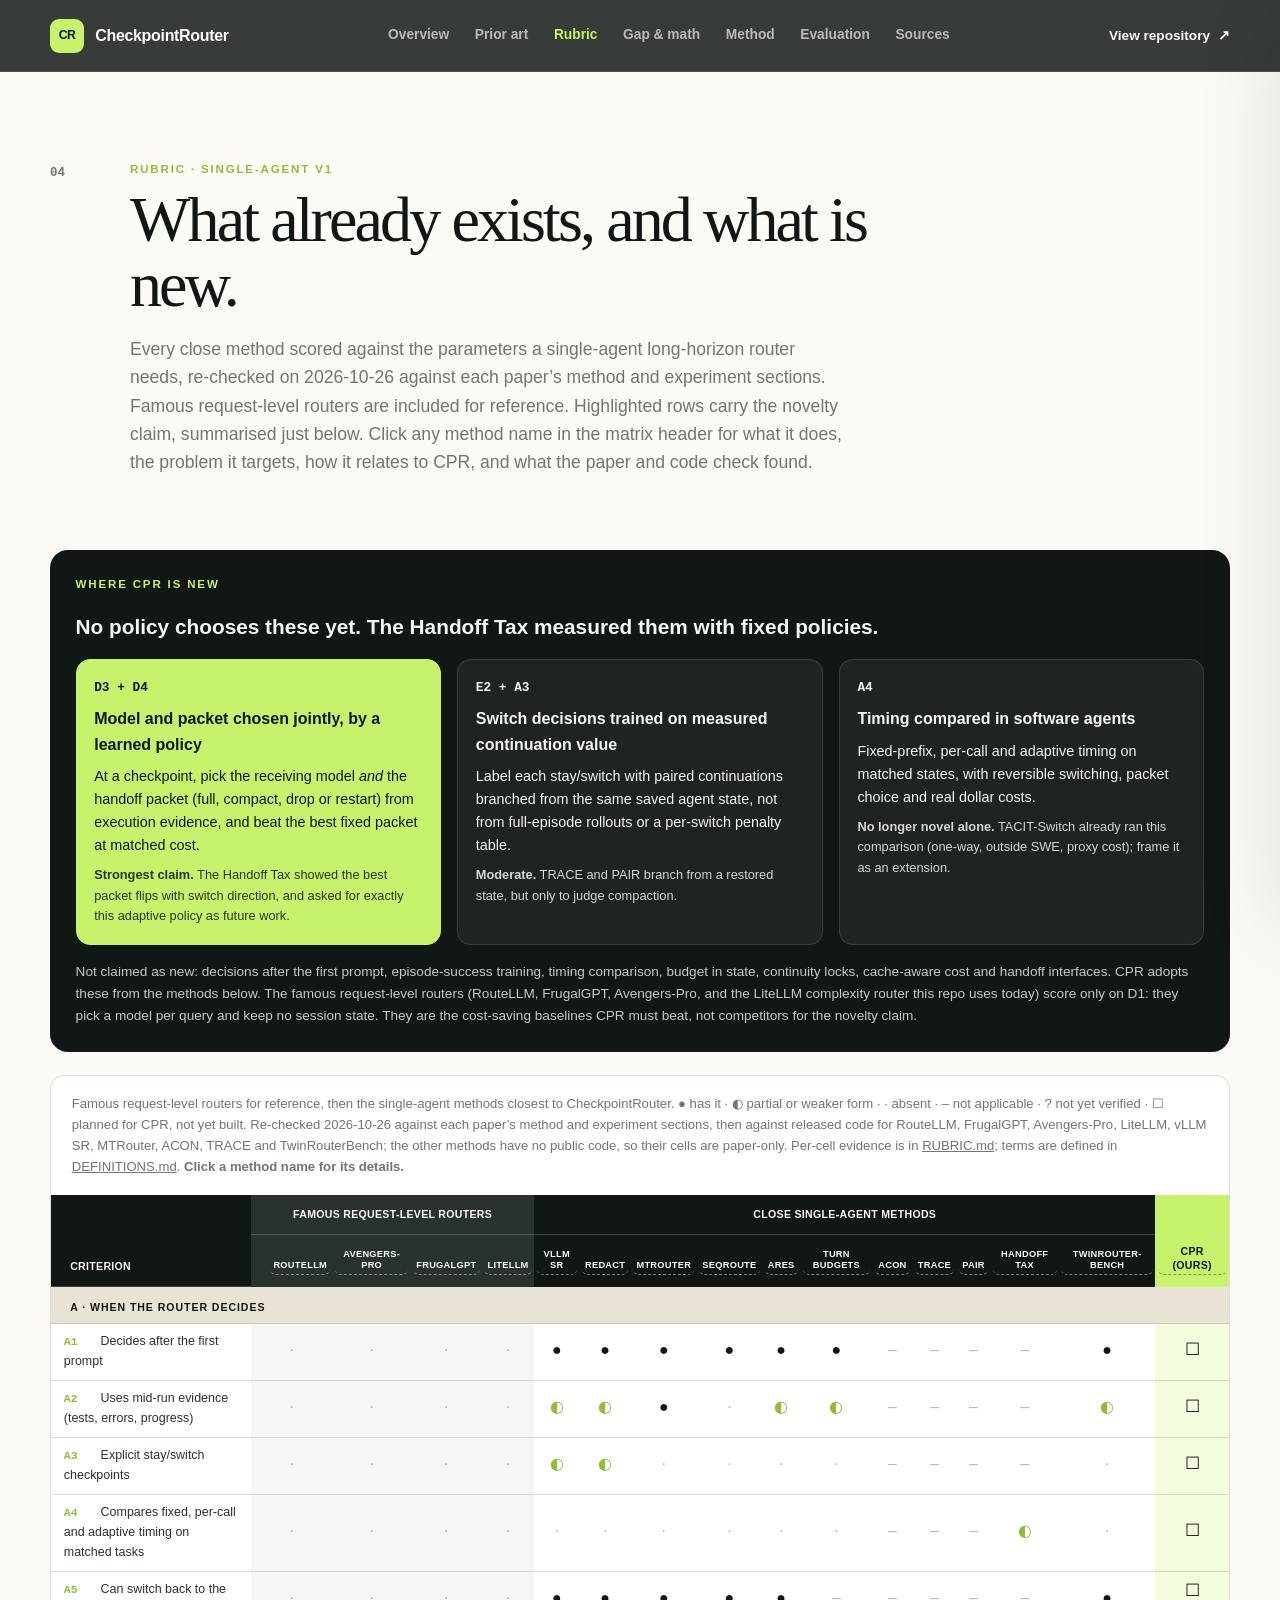
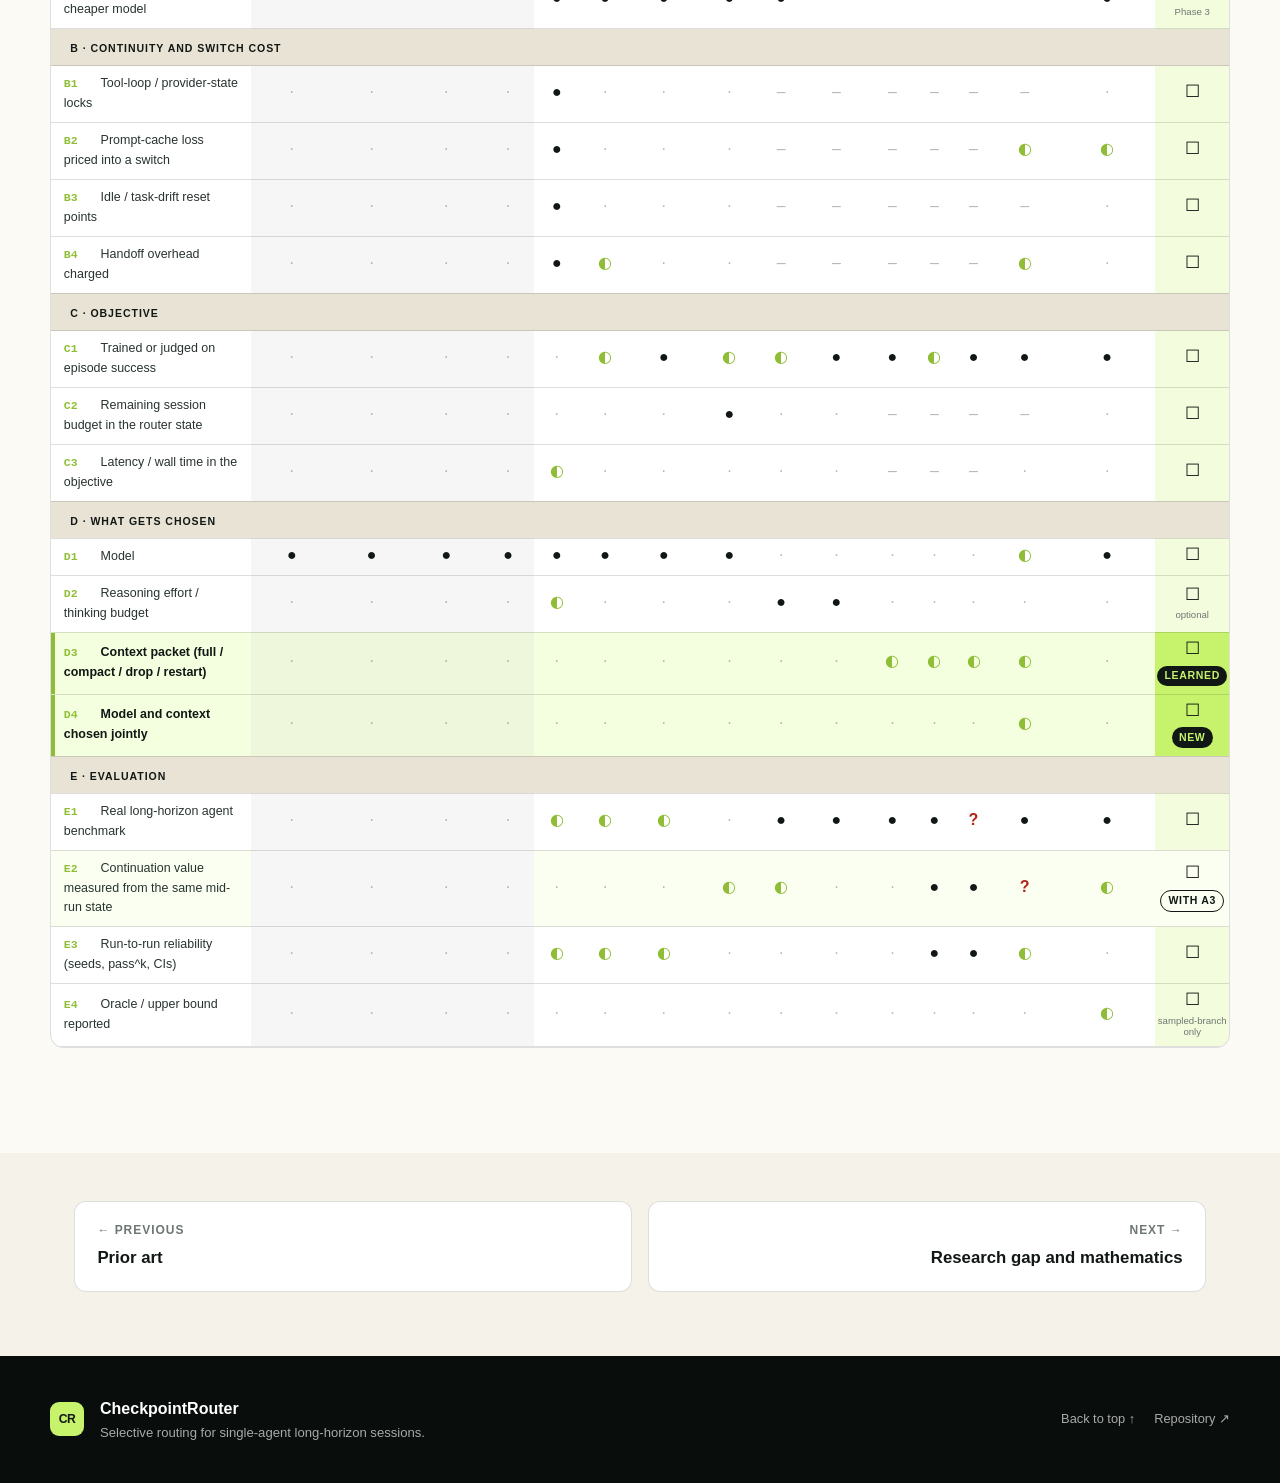
<file: docs/rubric.html>
<!doctype html>
<html lang="en">
  <head>
    <meta charset="utf-8" />
    <meta name="viewport" content="width=device-width, initial-scale=1" />
    <meta name="description" content="CheckpointRouter: checkpoint-aware model, context, and budget routing for single-agent long-horizon sessions, with a phased experimental plan." />
    <meta name="theme-color" content="#111714" />
    <meta property="og:title" content="CheckpointRouter — Long-Horizon Agent Routing" />
    <meta property="og:description" content="Selective model and context routing for a single long-horizon agent at meaningful execution checkpoints. Bounded experimental phases." />
    <meta property="og:type" content="website" />
    <title>Rubric and novelty — CheckpointRouter</title>
    <link rel="icon" href="assets/favicon.svg" type="image/svg+xml" />
    <link rel="stylesheet" href="styles.css?v=6" />
    <script src="app.js?v=3" defer></script>
  </head>
  <body>
    <a class="skip-link" href="#main">Skip to content</a>
    <header class="site-header" data-header>
      <a class="brand" href="index.html" aria-label="CheckpointRouter home">
        <span class="brand-mark" aria-hidden="true">CR</span><span>CheckpointRouter</span>
      </a>
      <nav class="desktop-nav" aria-label="Primary navigation">
        <a href="index.html">Overview</a><a href="prior-art.html">Prior art</a><a href="rubric.html" aria-current="page" class="is-active">Rubric</a><a href="research.html">Gap & math</a><a href="method.html">Method</a><a href="evaluation.html">Evaluation</a><a href="sources.html">Sources</a>
      </nav>
      <details class="mobile-nav" data-mobile-nav>
        <summary>Contents</summary>
        <nav aria-label="Mobile navigation">
          <a href="index.html">Overview</a><a href="prior-art.html">Prior art</a><a href="rubric.html" aria-current="page" class="is-active">Rubric</a><a href="research.html">Gap & math</a><a href="method.html">Method</a><a href="evaluation.html">Evaluation</a><a href="sources.html">Sources</a>
        </nav>
      </details>
      <a class="header-cta" href="https://github.com/cs24mtech15016-oss/ai-gateway-ops" target="_blank" rel="noreferrer">
        View repository <span aria-hidden="true">↗</span>
      </a>
    </header>

    <main id="main">
      <section class="section page-first section-light" id="rubric">
        <div class="section-heading reveal"><span class="section-number">04</span><div>
          <p class="kicker">Rubric · single-agent v1</p><h2>What already exists, and what is new.</h2>
          <p class="section-intro">Every close method scored against the parameters a single-agent long-horizon router needs, re-checked on 2026-10-26 against each paper’s method and experiment sections. Famous request-level routers are included for reference. Highlighted rows carry the novelty claim, summarised just below. Click any method name in the matrix header for what it does, the problem it targets, how it relates to CPR, and what the paper and code check found.</p>
        </div></div>
        <div class="rubric-block reveal" id="rubric-matrix">
          <div class="novelty-callout">
            <p class="kicker">Where CPR is new</p>
            <h4>No policy chooses these yet. The Handoff Tax measured them with fixed policies.</h4>
            <div class="novelty-grid">
              <article class="novelty-card is-strongest"><span class="novelty-code">D3 + D4</span><strong>Model and packet chosen jointly, by a learned policy</strong><p>At a checkpoint, pick the receiving model <i>and</i> the handoff packet (full, compact, drop or restart) from execution evidence, and beat the best fixed packet at matched cost.</p><small><b>Strongest claim.</b> The Handoff Tax showed the best packet flips with switch direction, and asked for exactly this adaptive policy as future work.</small></article>
              <article class="novelty-card"><span class="novelty-code">E2 + A3</span><strong>Switch decisions trained on measured continuation value</strong><p>Label each stay/switch with paired continuations branched from the same saved agent state, not from full-episode rollouts or a per-switch penalty table.</p><small><b>Moderate.</b> TRACE and PAIR branch from a restored state, but only to judge compaction.</small></article>
              <article class="novelty-card"><span class="novelty-code">A4</span><strong>Timing compared in software agents</strong><p>Fixed-prefix, per-call and adaptive timing on matched states, with reversible switching, packet choice and real dollar costs.</p><small><b>No longer novel alone.</b> TACIT-Switch already ran this comparison (one-way, outside SWE, proxy cost); frame it as an extension.</small></article>
            </div>
            <p class="novelty-note">Not claimed as new: decisions after the first prompt, episode-success training, timing comparison, budget in state, continuity locks, cache-aware cost and handoff interfaces. CPR adopts these from the methods below. The famous request-level routers (RouteLLM, FrugalGPT, Avengers-Pro, and the LiteLLM complexity router this repo uses today) score only on D1: they pick a model per query and keep no session state. They are the cost-saving baselines CPR must beat, not competitors for the novelty claim.</p>
          </div>
          <div class="table-wrap rubric-wrap"><table class="rubric-table">
            <caption>Famous request-level routers for reference, then the single-agent methods closest to CheckpointRouter. ● has it · ◐ partial or weaker form · · absent · – not applicable · ? not yet verified · ☐ planned for CPR, not yet built. Re-checked 2026-10-26 against each paper’s method and experiment sections, then against released code for RouteLLM, FrugalGPT, Avengers-Pro, LiteLLM, vLLM SR, MTRouter, ACON, TRACE and TwinRouterBench; the other methods have no public code, so their cells are paper-only. Per-cell evidence is in <a href="https://github.com/cs24mtech15016-oss/ai-gateway-ops/blob/main/RUBRIC.md" target="_blank" rel="noreferrer">RUBRIC.md</a>; terms are defined in <a href="https://github.com/cs24mtech15016-oss/ai-gateway-ops/blob/main/DEFINITIONS.md" target="_blank" rel="noreferrer">DEFINITIONS.md</a>. <b>Click a method name for its details.</b></caption>
            <thead><tr class="rubric-colgroups"><th scope="col" rowspan="2">Criterion</th><th scope="colgroup" colspan="4" class="is-famous">Famous request-level routers</th><th scope="colgroup" colspan="11">Close single-agent methods</th><th scope="col" rowspan="2" class="is-ours"><button type="button" class="method-btn" data-method="CPR" aria-controls="method-panel" aria-haspopup="dialog" title="Describe CheckpointRouter (ours)">CPR (ours)</button></th></tr><tr><th scope="col" class="is-famous"><button type="button" class="method-btn" data-method="RL" aria-controls="method-panel" aria-haspopup="dialog" title="Describe RouteLLM">RouteLLM</button></th><th scope="col" class="is-famous"><button type="button" class="method-btn" data-method="AvP" aria-controls="method-panel" aria-haspopup="dialog" title="Describe Avengers-Pro">Avengers-Pro</button></th><th scope="col" class="is-famous"><button type="button" class="method-btn" data-method="FG" aria-controls="method-panel" aria-haspopup="dialog" title="Describe FrugalGPT">FrugalGPT</button></th><th scope="col" class="is-famous"><button type="button" class="method-btn" data-method="LLM" aria-controls="method-panel" aria-haspopup="dialog" title="Describe LiteLLM complexity router">LiteLLM</button></th><th scope="col"><button type="button" class="method-btn" data-method="SAAR" aria-controls="method-panel" aria-haspopup="dialog" title="Describe vLLM Session-Aware Agentic Routing">vLLM SR</button></th><th scope="col"><button type="button" class="method-btn" data-method="ReD" aria-controls="method-panel" aria-haspopup="dialog" title="Describe ReDAct">ReDAct</button></th><th scope="col"><button type="button" class="method-btn" data-method="MTR" aria-controls="method-panel" aria-haspopup="dialog" title="Describe MTRouter">MTRouter</button></th><th scope="col"><button type="button" class="method-btn" data-method="SEQ" aria-controls="method-panel" aria-haspopup="dialog" title="Describe SeqRoute">SeqRoute</button></th><th scope="col"><button type="button" class="method-btn" data-method="ARES" aria-controls="method-panel" aria-haspopup="dialog" title="Describe Ares">Ares</button></th><th scope="col"><button type="button" class="method-btn" data-method="TAB" aria-controls="method-panel" aria-haspopup="dialog" title="Describe Turn-Adaptive Budgets">Turn budgets</button></th><th scope="col"><button type="button" class="method-btn" data-method="ACON" aria-controls="method-panel" aria-haspopup="dialog" title="Describe ACON">ACON</button></th><th scope="col"><button type="button" class="method-btn" data-method="TRC" aria-controls="method-panel" aria-haspopup="dialog" title="Describe TRACE">TRACE</button></th><th scope="col"><button type="button" class="method-btn" data-method="PAIR" aria-controls="method-panel" aria-haspopup="dialog" title="Describe PAIR">PAIR</button></th><th scope="col"><button type="button" class="method-btn" data-method="HT" aria-controls="method-panel" aria-haspopup="dialog" title="Describe The Handoff Tax">Handoff Tax</button></th><th scope="col"><button type="button" class="method-btn" data-method="TWN" aria-controls="method-panel" aria-haspopup="dialog" title="Describe TwinRouterBench">TwinRouter-Bench</button></th></tr></thead>
            <tbody>
              <tr class="rubric-group"><th scope="colgroup" colspan="17">A · When the router decides</th></tr>
              <tr><th scope="row"><span class="rubric-code">A1</span>Decides after the first prompt</th><td class="is-famous"><span class="mk mk-no" title="Absent">·</span></td><td class="is-famous"><span class="mk mk-no" title="Absent">·</span></td><td class="is-famous"><span class="mk mk-no" title="Absent">·</span></td><td class="is-famous"><span class="mk mk-no" title="Absent">·</span></td><td><span class="mk mk-yes" title="Has it">●</span></td><td><span class="mk mk-yes" title="Has it">●</span></td><td><span class="mk mk-yes" title="Has it">●</span></td><td><span class="mk mk-yes" title="Has it">●</span></td><td><span class="mk mk-yes" title="Has it">●</span></td><td><span class="mk mk-yes" title="Has it">●</span></td><td><span class="mk mk-na" title="Not applicable">–</span></td><td><span class="mk mk-na" title="Not applicable">–</span></td><td><span class="mk mk-na" title="Not applicable">–</span></td><td><span class="mk mk-na" title="Not applicable">–</span></td><td><span class="mk mk-yes" title="Has it">●</span></td><td class="is-ours"><span class="mk mk-plan" title="Planned, not built">☐</span></td></tr>
              <tr><th scope="row"><span class="rubric-code">A2</span>Uses mid-run evidence (tests, errors, progress)</th><td class="is-famous"><span class="mk mk-no" title="Absent">·</span></td><td class="is-famous"><span class="mk mk-no" title="Absent">·</span></td><td class="is-famous"><span class="mk mk-no" title="Absent">·</span></td><td class="is-famous"><span class="mk mk-no" title="Absent">·</span></td><td><span class="mk mk-part" title="Partial">◐</span></td><td><span class="mk mk-part" title="Partial">◐</span></td><td><span class="mk mk-yes" title="Has it">●</span></td><td><span class="mk mk-no" title="Absent">·</span></td><td><span class="mk mk-part" title="Partial">◐</span></td><td><span class="mk mk-part" title="Partial">◐</span></td><td><span class="mk mk-na" title="Not applicable">–</span></td><td><span class="mk mk-na" title="Not applicable">–</span></td><td><span class="mk mk-na" title="Not applicable">–</span></td><td><span class="mk mk-na" title="Not applicable">–</span></td><td><span class="mk mk-part" title="Partial">◐</span></td><td class="is-ours"><span class="mk mk-plan" title="Planned, not built">☐</span></td></tr>
              <tr><th scope="row"><span class="rubric-code">A3</span>Explicit stay/switch checkpoints</th><td class="is-famous"><span class="mk mk-no" title="Absent">·</span></td><td class="is-famous"><span class="mk mk-no" title="Absent">·</span></td><td class="is-famous"><span class="mk mk-no" title="Absent">·</span></td><td class="is-famous"><span class="mk mk-no" title="Absent">·</span></td><td><span class="mk mk-part" title="Partial">◐</span></td><td><span class="mk mk-part" title="Partial">◐</span></td><td><span class="mk mk-no" title="Absent">·</span></td><td><span class="mk mk-no" title="Absent">·</span></td><td><span class="mk mk-no" title="Absent">·</span></td><td><span class="mk mk-no" title="Absent">·</span></td><td><span class="mk mk-na" title="Not applicable">–</span></td><td><span class="mk mk-na" title="Not applicable">–</span></td><td><span class="mk mk-na" title="Not applicable">–</span></td><td><span class="mk mk-na" title="Not applicable">–</span></td><td><span class="mk mk-no" title="Absent">·</span></td><td class="is-ours"><span class="mk mk-plan" title="Planned, not built">☐</span></td></tr>
              <tr><th scope="row"><span class="rubric-code">A4</span>Compares fixed, per-call and adaptive timing on matched tasks</th><td class="is-famous"><span class="mk mk-no" title="Absent">·</span></td><td class="is-famous"><span class="mk mk-no" title="Absent">·</span></td><td class="is-famous"><span class="mk mk-no" title="Absent">·</span></td><td class="is-famous"><span class="mk mk-no" title="Absent">·</span></td><td><span class="mk mk-no" title="Absent">·</span></td><td><span class="mk mk-no" title="Absent">·</span></td><td><span class="mk mk-no" title="Absent">·</span></td><td><span class="mk mk-no" title="Absent">·</span></td><td><span class="mk mk-no" title="Absent">·</span></td><td><span class="mk mk-no" title="Absent">·</span></td><td><span class="mk mk-na" title="Not applicable">–</span></td><td><span class="mk mk-na" title="Not applicable">–</span></td><td><span class="mk mk-na" title="Not applicable">–</span></td><td><span class="mk mk-part" title="Partial">◐</span></td><td><span class="mk mk-no" title="Absent">·</span></td><td class="is-ours"><span class="mk mk-plan" title="Planned, not built">☐</span></td></tr>
              <tr><th scope="row"><span class="rubric-code">A5</span>Can switch back to the cheaper model</th><td class="is-famous"><span class="mk mk-no" title="Absent">·</span></td><td class="is-famous"><span class="mk mk-no" title="Absent">·</span></td><td class="is-famous"><span class="mk mk-no" title="Absent">·</span></td><td class="is-famous"><span class="mk mk-no" title="Absent">·</span></td><td><span class="mk mk-yes" title="Has it">●</span></td><td><span class="mk mk-yes" title="Has it">●</span></td><td><span class="mk mk-yes" title="Has it">●</span></td><td><span class="mk mk-yes" title="Has it">●</span></td><td><span class="mk mk-yes" title="Has it">●</span></td><td><span class="mk mk-na" title="Not applicable">–</span></td><td><span class="mk mk-na" title="Not applicable">–</span></td><td><span class="mk mk-na" title="Not applicable">–</span></td><td><span class="mk mk-na" title="Not applicable">–</span></td><td><span class="mk mk-na" title="Not applicable">–</span></td><td><span class="mk mk-yes" title="Has it">●</span></td><td class="is-ours"><span class="mk mk-plan" title="Planned, not built">☐</span><small class="mk-note">Phase 3</small></td></tr>
              <tr class="rubric-group"><th scope="colgroup" colspan="17">B · Continuity and switch cost</th></tr>
              <tr><th scope="row"><span class="rubric-code">B1</span>Tool-loop / provider-state locks</th><td class="is-famous"><span class="mk mk-no" title="Absent">·</span></td><td class="is-famous"><span class="mk mk-no" title="Absent">·</span></td><td class="is-famous"><span class="mk mk-no" title="Absent">·</span></td><td class="is-famous"><span class="mk mk-no" title="Absent">·</span></td><td><span class="mk mk-yes" title="Has it">●</span></td><td><span class="mk mk-no" title="Absent">·</span></td><td><span class="mk mk-no" title="Absent">·</span></td><td><span class="mk mk-no" title="Absent">·</span></td><td><span class="mk mk-na" title="Not applicable">–</span></td><td><span class="mk mk-na" title="Not applicable">–</span></td><td><span class="mk mk-na" title="Not applicable">–</span></td><td><span class="mk mk-na" title="Not applicable">–</span></td><td><span class="mk mk-na" title="Not applicable">–</span></td><td><span class="mk mk-na" title="Not applicable">–</span></td><td><span class="mk mk-no" title="Absent">·</span></td><td class="is-ours"><span class="mk mk-plan" title="Planned, not built">☐</span></td></tr>
              <tr><th scope="row"><span class="rubric-code">B2</span>Prompt-cache loss priced into a switch</th><td class="is-famous"><span class="mk mk-no" title="Absent">·</span></td><td class="is-famous"><span class="mk mk-no" title="Absent">·</span></td><td class="is-famous"><span class="mk mk-no" title="Absent">·</span></td><td class="is-famous"><span class="mk mk-no" title="Absent">·</span></td><td><span class="mk mk-yes" title="Has it">●</span></td><td><span class="mk mk-no" title="Absent">·</span></td><td><span class="mk mk-no" title="Absent">·</span></td><td><span class="mk mk-no" title="Absent">·</span></td><td><span class="mk mk-na" title="Not applicable">–</span></td><td><span class="mk mk-na" title="Not applicable">–</span></td><td><span class="mk mk-na" title="Not applicable">–</span></td><td><span class="mk mk-na" title="Not applicable">–</span></td><td><span class="mk mk-na" title="Not applicable">–</span></td><td><span class="mk mk-part" title="Partial">◐</span></td><td><span class="mk mk-part" title="Partial">◐</span></td><td class="is-ours"><span class="mk mk-plan" title="Planned, not built">☐</span></td></tr>
              <tr><th scope="row"><span class="rubric-code">B3</span>Idle / task-drift reset points</th><td class="is-famous"><span class="mk mk-no" title="Absent">·</span></td><td class="is-famous"><span class="mk mk-no" title="Absent">·</span></td><td class="is-famous"><span class="mk mk-no" title="Absent">·</span></td><td class="is-famous"><span class="mk mk-no" title="Absent">·</span></td><td><span class="mk mk-yes" title="Has it">●</span></td><td><span class="mk mk-no" title="Absent">·</span></td><td><span class="mk mk-no" title="Absent">·</span></td><td><span class="mk mk-no" title="Absent">·</span></td><td><span class="mk mk-na" title="Not applicable">–</span></td><td><span class="mk mk-na" title="Not applicable">–</span></td><td><span class="mk mk-na" title="Not applicable">–</span></td><td><span class="mk mk-na" title="Not applicable">–</span></td><td><span class="mk mk-na" title="Not applicable">–</span></td><td><span class="mk mk-na" title="Not applicable">–</span></td><td><span class="mk mk-no" title="Absent">·</span></td><td class="is-ours"><span class="mk mk-plan" title="Planned, not built">☐</span></td></tr>
              <tr><th scope="row"><span class="rubric-code">B4</span>Handoff overhead charged</th><td class="is-famous"><span class="mk mk-no" title="Absent">·</span></td><td class="is-famous"><span class="mk mk-no" title="Absent">·</span></td><td class="is-famous"><span class="mk mk-no" title="Absent">·</span></td><td class="is-famous"><span class="mk mk-no" title="Absent">·</span></td><td><span class="mk mk-yes" title="Has it">●</span></td><td><span class="mk mk-part" title="Partial">◐</span></td><td><span class="mk mk-no" title="Absent">·</span></td><td><span class="mk mk-no" title="Absent">·</span></td><td><span class="mk mk-na" title="Not applicable">–</span></td><td><span class="mk mk-na" title="Not applicable">–</span></td><td><span class="mk mk-na" title="Not applicable">–</span></td><td><span class="mk mk-na" title="Not applicable">–</span></td><td><span class="mk mk-na" title="Not applicable">–</span></td><td><span class="mk mk-part" title="Partial">◐</span></td><td><span class="mk mk-no" title="Absent">·</span></td><td class="is-ours"><span class="mk mk-plan" title="Planned, not built">☐</span></td></tr>
              <tr class="rubric-group"><th scope="colgroup" colspan="17">C · Objective</th></tr>
              <tr><th scope="row"><span class="rubric-code">C1</span>Trained or judged on episode success</th><td class="is-famous"><span class="mk mk-no" title="Absent">·</span></td><td class="is-famous"><span class="mk mk-no" title="Absent">·</span></td><td class="is-famous"><span class="mk mk-no" title="Absent">·</span></td><td class="is-famous"><span class="mk mk-no" title="Absent">·</span></td><td><span class="mk mk-no" title="Absent">·</span></td><td><span class="mk mk-part" title="Partial">◐</span></td><td><span class="mk mk-yes" title="Has it">●</span></td><td><span class="mk mk-part" title="Partial">◐</span></td><td><span class="mk mk-part" title="Partial">◐</span></td><td><span class="mk mk-yes" title="Has it">●</span></td><td><span class="mk mk-yes" title="Has it">●</span></td><td><span class="mk mk-part" title="Partial">◐</span></td><td><span class="mk mk-yes" title="Has it">●</span></td><td><span class="mk mk-yes" title="Has it">●</span></td><td><span class="mk mk-yes" title="Has it">●</span></td><td class="is-ours"><span class="mk mk-plan" title="Planned, not built">☐</span></td></tr>
              <tr><th scope="row"><span class="rubric-code">C2</span>Remaining session budget in the router state</th><td class="is-famous"><span class="mk mk-no" title="Absent">·</span></td><td class="is-famous"><span class="mk mk-no" title="Absent">·</span></td><td class="is-famous"><span class="mk mk-no" title="Absent">·</span></td><td class="is-famous"><span class="mk mk-no" title="Absent">·</span></td><td><span class="mk mk-no" title="Absent">·</span></td><td><span class="mk mk-no" title="Absent">·</span></td><td><span class="mk mk-no" title="Absent">·</span></td><td><span class="mk mk-yes" title="Has it">●</span></td><td><span class="mk mk-no" title="Absent">·</span></td><td><span class="mk mk-no" title="Absent">·</span></td><td><span class="mk mk-na" title="Not applicable">–</span></td><td><span class="mk mk-na" title="Not applicable">–</span></td><td><span class="mk mk-na" title="Not applicable">–</span></td><td><span class="mk mk-na" title="Not applicable">–</span></td><td><span class="mk mk-no" title="Absent">·</span></td><td class="is-ours"><span class="mk mk-plan" title="Planned, not built">☐</span></td></tr>
              <tr><th scope="row"><span class="rubric-code">C3</span>Latency / wall time in the objective</th><td class="is-famous"><span class="mk mk-no" title="Absent">·</span></td><td class="is-famous"><span class="mk mk-no" title="Absent">·</span></td><td class="is-famous"><span class="mk mk-no" title="Absent">·</span></td><td class="is-famous"><span class="mk mk-no" title="Absent">·</span></td><td><span class="mk mk-part" title="Partial">◐</span></td><td><span class="mk mk-no" title="Absent">·</span></td><td><span class="mk mk-no" title="Absent">·</span></td><td><span class="mk mk-no" title="Absent">·</span></td><td><span class="mk mk-no" title="Absent">·</span></td><td><span class="mk mk-no" title="Absent">·</span></td><td><span class="mk mk-na" title="Not applicable">–</span></td><td><span class="mk mk-na" title="Not applicable">–</span></td><td><span class="mk mk-na" title="Not applicable">–</span></td><td><span class="mk mk-no" title="Absent">·</span></td><td><span class="mk mk-no" title="Absent">·</span></td><td class="is-ours"><span class="mk mk-plan" title="Planned, not built">☐</span></td></tr>
              <tr class="rubric-group"><th scope="colgroup" colspan="17">D · What gets chosen</th></tr>
              <tr><th scope="row"><span class="rubric-code">D1</span>Model</th><td class="is-famous"><span class="mk mk-yes" title="Has it">●</span></td><td class="is-famous"><span class="mk mk-yes" title="Has it">●</span></td><td class="is-famous"><span class="mk mk-yes" title="Has it">●</span></td><td class="is-famous"><span class="mk mk-yes" title="Has it">●</span></td><td><span class="mk mk-yes" title="Has it">●</span></td><td><span class="mk mk-yes" title="Has it">●</span></td><td><span class="mk mk-yes" title="Has it">●</span></td><td><span class="mk mk-yes" title="Has it">●</span></td><td><span class="mk mk-no" title="Absent">·</span></td><td><span class="mk mk-no" title="Absent">·</span></td><td><span class="mk mk-no" title="Absent">·</span></td><td><span class="mk mk-no" title="Absent">·</span></td><td><span class="mk mk-no" title="Absent">·</span></td><td><span class="mk mk-part" title="Partial">◐</span></td><td><span class="mk mk-yes" title="Has it">●</span></td><td class="is-ours"><span class="mk mk-plan" title="Planned, not built">☐</span></td></tr>
              <tr><th scope="row"><span class="rubric-code">D2</span>Reasoning effort / thinking budget</th><td class="is-famous"><span class="mk mk-no" title="Absent">·</span></td><td class="is-famous"><span class="mk mk-no" title="Absent">·</span></td><td class="is-famous"><span class="mk mk-no" title="Absent">·</span></td><td class="is-famous"><span class="mk mk-no" title="Absent">·</span></td><td><span class="mk mk-part" title="Partial">◐</span></td><td><span class="mk mk-no" title="Absent">·</span></td><td><span class="mk mk-no" title="Absent">·</span></td><td><span class="mk mk-no" title="Absent">·</span></td><td><span class="mk mk-yes" title="Has it">●</span></td><td><span class="mk mk-yes" title="Has it">●</span></td><td><span class="mk mk-no" title="Absent">·</span></td><td><span class="mk mk-no" title="Absent">·</span></td><td><span class="mk mk-no" title="Absent">·</span></td><td><span class="mk mk-no" title="Absent">·</span></td><td><span class="mk mk-no" title="Absent">·</span></td><td class="is-ours"><span class="mk mk-plan" title="Planned, not built">☐</span><small class="mk-note">optional</small></td></tr>
              <tr class="is-novel"><th scope="row"><span class="rubric-code">D3</span>Context packet (full / compact / drop / restart)</th><td class="is-famous"><span class="mk mk-no" title="Absent">·</span></td><td class="is-famous"><span class="mk mk-no" title="Absent">·</span></td><td class="is-famous"><span class="mk mk-no" title="Absent">·</span></td><td class="is-famous"><span class="mk mk-no" title="Absent">·</span></td><td><span class="mk mk-no" title="Absent">·</span></td><td><span class="mk mk-no" title="Absent">·</span></td><td><span class="mk mk-no" title="Absent">·</span></td><td><span class="mk mk-no" title="Absent">·</span></td><td><span class="mk mk-no" title="Absent">·</span></td><td><span class="mk mk-no" title="Absent">·</span></td><td><span class="mk mk-part" title="Partial">◐</span></td><td><span class="mk mk-part" title="Partial">◐</span></td><td><span class="mk mk-part" title="Partial">◐</span></td><td><span class="mk mk-part" title="Partial">◐</span></td><td><span class="mk mk-no" title="Absent">·</span></td><td class="is-ours"><span class="mk mk-plan" title="Planned, not built">☐</span><span class="novel-badge">Learned</span></td></tr>
              <tr class="is-novel"><th scope="row"><span class="rubric-code">D4</span>Model and context chosen jointly</th><td class="is-famous"><span class="mk mk-no" title="Absent">·</span></td><td class="is-famous"><span class="mk mk-no" title="Absent">·</span></td><td class="is-famous"><span class="mk mk-no" title="Absent">·</span></td><td class="is-famous"><span class="mk mk-no" title="Absent">·</span></td><td><span class="mk mk-no" title="Absent">·</span></td><td><span class="mk mk-no" title="Absent">·</span></td><td><span class="mk mk-no" title="Absent">·</span></td><td><span class="mk mk-no" title="Absent">·</span></td><td><span class="mk mk-no" title="Absent">·</span></td><td><span class="mk mk-no" title="Absent">·</span></td><td><span class="mk mk-no" title="Absent">·</span></td><td><span class="mk mk-no" title="Absent">·</span></td><td><span class="mk mk-no" title="Absent">·</span></td><td><span class="mk mk-part" title="Partial">◐</span></td><td><span class="mk mk-no" title="Absent">·</span></td><td class="is-ours"><span class="mk mk-plan" title="Planned, not built">☐</span><span class="novel-badge">New</span></td></tr>
              <tr class="rubric-group"><th scope="colgroup" colspan="17">E · Evaluation</th></tr>
              <tr><th scope="row"><span class="rubric-code">E1</span>Real long-horizon agent benchmark</th><td class="is-famous"><span class="mk mk-no" title="Absent">·</span></td><td class="is-famous"><span class="mk mk-no" title="Absent">·</span></td><td class="is-famous"><span class="mk mk-no" title="Absent">·</span></td><td class="is-famous"><span class="mk mk-no" title="Absent">·</span></td><td><span class="mk mk-part" title="Partial">◐</span></td><td><span class="mk mk-part" title="Partial">◐</span></td><td><span class="mk mk-part" title="Partial">◐</span></td><td><span class="mk mk-no" title="Absent">·</span></td><td><span class="mk mk-yes" title="Has it">●</span></td><td><span class="mk mk-yes" title="Has it">●</span></td><td><span class="mk mk-yes" title="Has it">●</span></td><td><span class="mk mk-yes" title="Has it">●</span></td><td><span class="mk mk-q" title="Not yet verified">?</span></td><td><span class="mk mk-yes" title="Has it">●</span></td><td><span class="mk mk-yes" title="Has it">●</span></td><td class="is-ours"><span class="mk mk-plan" title="Planned, not built">☐</span></td></tr>
              <tr class="is-combo"><th scope="row"><span class="rubric-code">E2</span>Continuation value measured from the same mid-run state</th><td class="is-famous"><span class="mk mk-no" title="Absent">·</span></td><td class="is-famous"><span class="mk mk-no" title="Absent">·</span></td><td class="is-famous"><span class="mk mk-no" title="Absent">·</span></td><td class="is-famous"><span class="mk mk-no" title="Absent">·</span></td><td><span class="mk mk-no" title="Absent">·</span></td><td><span class="mk mk-no" title="Absent">·</span></td><td><span class="mk mk-no" title="Absent">·</span></td><td><span class="mk mk-part" title="Partial">◐</span></td><td><span class="mk mk-part" title="Partial">◐</span></td><td><span class="mk mk-no" title="Absent">·</span></td><td><span class="mk mk-no" title="Absent">·</span></td><td><span class="mk mk-yes" title="Has it">●</span></td><td><span class="mk mk-yes" title="Has it">●</span></td><td><span class="mk mk-q" title="Not yet verified">?</span></td><td><span class="mk mk-part" title="Partial">◐</span></td><td class="is-ours"><span class="mk mk-plan" title="Planned, not built">☐</span><span class="novel-badge is-combo">With A3</span></td></tr>
              <tr><th scope="row"><span class="rubric-code">E3</span>Run-to-run reliability (seeds, pass^k, CIs)</th><td class="is-famous"><span class="mk mk-no" title="Absent">·</span></td><td class="is-famous"><span class="mk mk-no" title="Absent">·</span></td><td class="is-famous"><span class="mk mk-no" title="Absent">·</span></td><td class="is-famous"><span class="mk mk-no" title="Absent">·</span></td><td><span class="mk mk-part" title="Partial">◐</span></td><td><span class="mk mk-part" title="Partial">◐</span></td><td><span class="mk mk-part" title="Partial">◐</span></td><td><span class="mk mk-no" title="Absent">·</span></td><td><span class="mk mk-no" title="Absent">·</span></td><td><span class="mk mk-no" title="Absent">·</span></td><td><span class="mk mk-no" title="Absent">·</span></td><td><span class="mk mk-yes" title="Has it">●</span></td><td><span class="mk mk-yes" title="Has it">●</span></td><td><span class="mk mk-part" title="Partial">◐</span></td><td><span class="mk mk-no" title="Absent">·</span></td><td class="is-ours"><span class="mk mk-plan" title="Planned, not built">☐</span></td></tr>
              <tr><th scope="row"><span class="rubric-code">E4</span>Oracle / upper bound reported</th><td class="is-famous"><span class="mk mk-no" title="Absent">·</span></td><td class="is-famous"><span class="mk mk-no" title="Absent">·</span></td><td class="is-famous"><span class="mk mk-no" title="Absent">·</span></td><td class="is-famous"><span class="mk mk-no" title="Absent">·</span></td><td><span class="mk mk-no" title="Absent">·</span></td><td><span class="mk mk-no" title="Absent">·</span></td><td><span class="mk mk-no" title="Absent">·</span></td><td><span class="mk mk-no" title="Absent">·</span></td><td><span class="mk mk-no" title="Absent">·</span></td><td><span class="mk mk-no" title="Absent">·</span></td><td><span class="mk mk-no" title="Absent">·</span></td><td><span class="mk mk-no" title="Absent">·</span></td><td><span class="mk mk-no" title="Absent">·</span></td><td><span class="mk mk-no" title="Absent">·</span></td><td><span class="mk mk-part" title="Partial">◐</span></td><td class="is-ours"><span class="mk mk-plan" title="Planned, not built">☐</span><small class="mk-note">sampled-branch only</small></td></tr>
            </tbody>
          </table></div>
          <script type="application/json" id="method-data">{"labels": {"A1": "Decides after the first prompt", "A2": "Uses mid-run evidence (tests, errors, progress)", "A3": "Explicit stay/switch checkpoints", "A4": "Compares fixed, per-call and adaptive timing on matched tasks", "A5": "Can switch back to the cheaper model", "B1": "Tool-loop / provider-state locks", "B2": "Prompt-cache loss priced into a switch", "B3": "Idle / task-drift reset points", "B4": "Handoff overhead charged", "C1": "Trained or judged on episode success", "C2": "Remaining session budget in the router state", "C3": "Latency / wall time in the objective", "D1": "Model", "D2": "Reasoning effort / thinking budget", "D3": "Context packet (full / compact / drop / restart)", "D4": "Model and context chosen jointly", "E1": "Real long-horizon agent benchmark", "E2": "Continuation value measured from the same mid-run state", "E3": "Run-to-run reliability (seeds, pass^k, CIs)", "E4": "Oracle / upper bound reported"}, "methods": {"RL": {"name": "RouteLLM", "type": "Request-level router", "paper": "https://arxiv.org/abs/2406.18665", "code": ["https://github.com/lm-sys/RouteLLM", "0b64fda"], "checked": "A1, C3, E4", "does": "Learns a strong/weak win-rate predictor from preference data and sends a query to the strong model only when the predicted gap exceeds a cost threshold.", "relation": "Request-level baseline: one decision per query from the prompt alone, with no session state.", "notes": ["The router interface is route(prompt, threshold, routed_pair), with no session state (routers.py:41).", "E4: only random-router baselines; always-strong is a normalisation endpoint, not an oracle."], "problem": "Paying strong-model prices for queries a cheap model answers just as well.", "short": "RouteLLM", "cells": {"A1": "·", "A2": "·", "A3": "·", "A4": "·", "A5": "·", "B1": "·", "B2": "·", "B3": "·", "B4": "·", "C1": "·", "C2": "·", "C3": "·", "D1": "✅", "D2": "·", "D3": "·", "D4": "·", "E1": "·", "E2": "·", "E3": "·", "E4": "·"}}, "AvP": {"name": "Avengers-Pro", "type": "Request-level cluster router", "paper": "https://arxiv.org/abs/2508.12631", "code": ["https://github.com/ynulihao/LLMRouterBench", "0b81ba3"], "code_note": "No authors' release found; re-implementation in LLMRouterBench baselines/AvengersPro.", "checked": "A1, C3, E4", "does": "Embeds the query, assigns it to a cluster and picks the model with the best per-cluster performance–efficiency score.", "relation": "Baseline in three variants: original request, retrained per call, and retrained on checkpoint state.", "notes": ["Objective is α·accuracy + (1−α)·(1−cost); no latency term, so C3 is absent.", "LLMRouterBench has an any-model-correct Oracle row, but it belongs to the benchmark, not to AvP."], "problem": "Trading accuracy against cost across a large model pool, per request.", "short": "Avengers-Pro", "cells": {"A1": "·", "A2": "·", "A3": "·", "A4": "·", "A5": "·", "B1": "·", "B2": "·", "B3": "·", "B4": "·", "C1": "·", "C2": "·", "C3": "·", "D1": "✅", "D2": "·", "D3": "·", "D4": "·", "E1": "·", "E2": "·", "E3": "·", "E4": "·"}}, "FG": {"name": "FrugalGPT", "type": "Request-level cascade", "paper": "https://arxiv.org/abs/2305.05176", "code": ["https://github.com/stanford-futuredata/FrugalGPT", "2b23e6a"], "checked": "A1, C3, E4", "does": "Calls models cheapest first and stops when a learned scorer accepts the answer; otherwise escalates.", "relation": "The original cheap-then-strong idea, but per query: it judges one answer, not a partial agent trajectory.", "notes": ["Latency is recorded per call but not used in the cascade objective; the budget is cost only."], "problem": "Cutting API cost for single queries while keeping accuracy.", "short": "FrugalGPT", "cells": {"A1": "·", "A2": "·", "A3": "·", "A4": "·", "A5": "·", "B1": "·", "B2": "·", "B3": "·", "B4": "·", "C1": "·", "C2": "·", "C3": "·", "D1": "✅", "D2": "·", "D3": "·", "D4": "·", "E1": "·", "E2": "·", "E3": "·", "E4": "·"}}, "LLM": {"name": "LiteLLM complexity router", "type": "Request-level heuristic (this repo today)", "paper": null, "code": ["https://github.com/BerriAI/litellm", "dddbaa8"], "checked": "All cells", "does": "Scores prompt complexity with a local heuristic, maps it to a tier and routes each request to that tier's model.", "relation": "What this repository runs today; the cost baseline CPR has to beat.", "notes": ["The column scores the deployed config in litellm/config.yaml (tiers and a default model only).", "Opt-in features would score higher: session-affinity pins and stall escalation (A1–A3 ◐), cache-aware warm-model swaps (B2 ◐), static reasoning_effort per tier (D2 ◐)."], "problem": "Sending easy requests to a cheaper model without any extra model call.", "short": "LiteLLM", "cells": {"A1": "·", "A2": "·", "A3": "·", "A4": "·", "A5": "·", "B1": "·", "B2": "·", "B3": "·", "B4": "·", "C1": "·", "C2": "·", "C3": "·", "D1": "✅", "D2": "·", "D3": "·", "D4": "·", "E1": "·", "E2": "·", "E3": "·", "E4": "·"}}, "SAAR": {"name": "vLLM Session-Aware Agentic Routing", "type": "Session router", "paper": "https://vllm.ai/blog/2026-06-02-session-aware-agentic-routing", "paper_label": "Blog", "code": ["https://github.com/vllm-project/semantic-router", "b85ad12"], "checked": "A1, A3, A5, B1–B4, C3, D2, E1, E3", "does": "Per-turn router that keeps a session on its current model unless a switch clearly pays. Hard locks during tool loops and provider-held state; idle and decision-drift resets; the switch score charges lost prompt cache, handoff and recent switches.", "relation": "Continuity infrastructure and a baseline. It picks only the model, forwards the conversation unchanged, and uses hand-tuned penalties rather than measured continuation value.", "notes": ["Handoff penalty is an EMA of cost differences where the model changed (lookuptable/builder.go:342), not a measured outcome.", "C3 only holds when an operator configures a latency_aware base selector; the default base is hybrid.", "reasoning_effort is static per route; the switch gate reads it as evidence but never chooses it.", "Headline numbers come from a pure Python simulation run over several seeds."], "problem": "Stops a per-request router from bouncing models mid-session and breaking cache or tool state.", "short": "vLLM SR", "cells": {"A1": "✅", "A2": "◐", "A3": "◐", "A4": "·", "A5": "✅", "B1": "✅", "B2": "✅", "B3": "✅", "B4": "✅", "C1": "·", "C2": "·", "C3": "◐", "D1": "✅", "D2": "◐", "D3": "·", "D4": "·", "E1": "◐", "E2": "·", "E3": "◐", "E4": "·"}}, "ReD": {"name": "ReDAct", "type": "Uncertainty deferral", "paper": "https://arxiv.org/abs/2604.07036", "code": null, "does": "Defers individual uncertain actions to a larger model, using the small model's token-level uncertainty, then returns to the small model.", "relation": "Local per-step risk rather than remaining-episode value; temporary deferral, no context choice.", "notes": ["A2 ◐: model-internal uncertainty only, not tests or errors.", "C1 ◐: per-step correctness from an LLM judge.", "ALFWorld and MiniGrid."], "problem": "Local error risk in agent steps.", "short": "ReDAct", "cells": {"A1": "✅", "A2": "◐", "A3": "◐", "A4": "·", "A5": "✅", "B1": "·", "B2": "·", "B3": "·", "B4": "◐", "C1": "◐", "C2": "·", "C3": "·", "D1": "✅", "D2": "·", "D3": "·", "D4": "·", "E1": "◐", "E2": "·", "E3": "◐", "E4": "·"}}, "MTR": {"name": "MTRouter", "type": "Per-turn, outcome-supervised", "paper": "https://arxiv.org/abs/2604.23530", "code": ["https://github.com/ZhangYiqun018/MTRouter", "ee9e457"], "checked": "A1, A3, C2, E3", "does": "Picks a model at every turn from history and candidate-model embeddings, supervised by terminal outcomes and future-error penalties.", "relation": "Strongest per-call baseline. CPR must beat it when given the same state and a stay action.", "notes": ["Selection is an argmax over per-model values with no stay action (policies.py:76).", "Budget is an external per-episode cap, not part of the router state (q_network.py:81).", "ScienceWorld and HLE; six-model pool."], "problem": "Per-turn routing that optimises the episode, not each call.", "short": "MTRouter", "cells": {"A1": "✅", "A2": "✅", "A3": "·", "A4": "·", "A5": "✅", "B1": "·", "B2": "·", "B3": "·", "B4": "·", "C1": "✅", "C2": "·", "C3": "·", "D1": "✅", "D2": "·", "D3": "·", "D4": "·", "E1": "◐", "E2": "·", "E3": "◐", "E4": "·"}}, "SEQ": {"name": "SeqRoute", "type": "Budget-aware sequential (offline RL)", "paper": "https://arxiv.org/abs/2605.25424", "code": null, "does": "Offline-RL router that conditions each turn's model choice on a conversation embedding plus the remaining session budget.", "relation": "Budget-in-state is prior art. No checkpoint branches, locks or context choice.", "notes": ["State is a 384-d embedding plus the remaining budget.", "E1 absent: a simulated four-turn ShareGPT chat with no tools.", "Always-8B beats the learned router on return (Table 1)."], "problem": "Spending a fixed budget well across a multi-step session.", "short": "SeqRoute", "cells": {"A1": "✅", "A2": "·", "A3": "·", "A4": "·", "A5": "✅", "B1": "·", "B2": "·", "B3": "·", "B4": "·", "C1": "◐", "C2": "✅", "C3": "·", "D1": "✅", "D2": "·", "D3": "·", "D4": "·", "E1": "·", "E2": "◐", "E3": "·", "E4": "·"}}, "ARES": {"name": "Ares", "type": "Per-step reasoning effort", "paper": "https://arxiv.org/abs/2603.07915", "code": null, "does": "Predicts low, medium or high reasoning effort before every agent step.", "relation": "Per-step effort selection (D2) is prior art; CPR's effort menu is optional.", "notes": ["Labels come from single-action matches on reference prefixes, not rollouts.", "No oracle router.", "TAU-Bench, BrowseComp-Plus and WebArena."], "problem": "Paying for high reasoning effort on steps that do not need it.", "short": "Ares", "cells": {"A1": "✅", "A2": "◐", "A3": "·", "A4": "·", "A5": "✅", "B1": "–", "B2": "–", "B3": "–", "B4": "–", "C1": "◐", "C2": "·", "C3": "·", "D1": "·", "D2": "✅", "D3": "·", "D4": "·", "E1": "✅", "E2": "◐", "E3": "·", "E4": "·"}}, "TAB": {"name": "Turn-Adaptive Budgets", "type": "Per-turn thinking budget", "paper": "https://arxiv.org/abs/2604.05164", "code": null, "does": "A Budgeter allocates a thinking-token budget (or effort level) at every turn.", "relation": "Effort allocation prior art.", "notes": ["No remaining-budget feature, so C2 is absent.", "Latency is measured, not optimised.", "Trained on MATH; zero-shot on BFCL, τ²-Bench and Terminal-Bench."], "problem": "Spreading a thinking budget across the turns of a multi-turn task.", "short": "Turn budgets", "cells": {"A1": "✅", "A2": "◐", "A3": "·", "A4": "·", "A5": "–", "B1": "–", "B2": "–", "B3": "–", "B4": "–", "C1": "✅", "C2": "·", "C3": "·", "D1": "·", "D2": "✅", "D3": "·", "D4": "·", "E1": "✅", "E2": "·", "E3": "·", "E4": "·"}}, "ACON": {"name": "ACON", "type": "Context compression", "paper": "https://arxiv.org/abs/2510.00615", "code": ["https://github.com/microsoft/acon", "d63f9ae"], "checked": "C1, D3, E1, E3", "does": "Optimises the guidelines an agent uses to compress its history and observations, from success/failure contrasts.", "relation": "Compaction with a fixed model. CPR does not invent compression; it decides which packet goes to which model.", "notes": ["Compression fires at a fixed token threshold (4096 history / 256 observation), hence D3 ◐.", "One fixed seed (42), no repeated runs.", "AppWorld, OfficeBench and multi-objective QA."], "problem": "Long-horizon agents running out of context or paying for it.", "short": "ACON", "cells": {"A1": "–", "A2": "–", "A3": "–", "A4": "–", "A5": "–", "B1": "–", "B2": "–", "B3": "–", "B4": "–", "C1": "✅", "C2": "–", "C3": "–", "D1": "·", "D2": "·", "D3": "◐", "D4": "·", "E1": "✅", "E2": "·", "E3": "·", "E4": "·"}}, "TRC": {"name": "TRACE", "type": "Compaction evaluation", "paper": "https://arxiv.org/abs/2608.06503", "code": ["https://github.com/nokia-applied-research/Trace", "9be7d66"], "checked": "C1, E2, E3", "does": "Evaluates compaction boundaries by running paired continuations before and after compaction from the same state.", "relation": "Closest measurement method. CPR uses the same paired-continuation idea to value model × packet choices.", "notes": ["State is reproduced by deterministic replay in a fresh AppWorld, not by snapshots (save/load does not round-trip).", "Labels come from a boundary-local burden score; terminal success only gates promotion.", "pass^2 on dev for the promotion gate; AppWorld only."], "problem": "Whether a compaction helped or hurt the rest of the run.", "short": "TRACE", "cells": {"A1": "–", "A2": "–", "A3": "–", "A4": "–", "A5": "–", "B1": "–", "B2": "–", "B3": "–", "B4": "–", "C1": "◐", "C2": "–", "C3": "–", "D1": "·", "D2": "·", "D3": "◐", "D4": "·", "E1": "✅", "E2": "✅", "E3": "✅", "E4": "·"}}, "PAIR": {"name": "PAIR", "type": "Compaction prompt adaptation", "paper": "https://arxiv.org/abs/2609.36526", "code": null, "does": "Finds individual compressions that degrade execution using matched counterfactual continuations from the same agent state, then revises the compression template.", "relation": "Second precedent for snapshot-branched labels. Fixed model; it adapts a prompt, not a routing policy.", "notes": ["Read at abstract level only; benchmarks (E1) not yet verified."], "problem": "Compression hurting reliability before solvability.", "short": "PAIR", "cells": {"A1": "–", "A2": "–", "A3": "–", "A4": "–", "A5": "–", "B1": "–", "B2": "–", "B3": "–", "B4": "–", "C1": "✅", "C2": "–", "C3": "–", "D1": "·", "D2": "·", "D3": "◐", "D4": "·", "E1": "?", "E2": "✅", "E3": "✅", "E4": "·"}}, "HT": {"name": "The Handoff Tax", "type": "Measurement study of mid-trajectory handoff", "paper": "https://arxiv.org/abs/2608.24358", "code": null, "does": "Switches models at seven fixed points on all 500 SWE-bench Verified tasks and compares four handoff interfaces (Raw, Compact-pre, Compact-suf, Traj-drop) plus restart.", "relation": "Closest prior work. It measures model × packet effects with fixed policies and no router; its future work asks for the adaptive joint policy CPR proposes.", "notes": ["Claude Haiku 4.5 ↔ Opus 4.7 and GPT-5.6 Luna ↔ Sol, both directions; 58,000 runs.", "Raw escalation recovers under half the quality gap; dropping the trajectory helps escalation but hurts downshift.", "Cache-aware cost from the LiteLLM price registry; task-bootstrap CIs.", "Open: whether the interfaces share one prefix run (E2)."], "problem": "Whether continuing another model's trajectory pays, and what to hand over.", "short": "Handoff Tax", "cells": {"A1": "–", "A2": "–", "A3": "–", "A4": "◐", "A5": "–", "B1": "–", "B2": "◐", "B3": "–", "B4": "◐", "C1": "✅", "C2": "–", "C3": "·", "D1": "◐", "D2": "·", "D3": "◐", "D4": "◐", "E1": "✅", "E2": "?", "E3": "◐", "E4": "·"}}, "TWN": {"name": "TwinRouterBench", "type": "Per-step routing benchmark", "paper": "https://arxiv.org/abs/2605.18859", "code": ["https://github.com/CommonstackAI/TwinRouterBench", "466fb0b"], "checked": "A5, B1, B2, D2, D3, E2, E3, E4", "does": "Benchmark with static per-step tier labels from locked-prefix replay and a live track with prompt-cache accounting.", "relation": "Branching benchmark and data source. CPR samples cheap-created and degraded states and adds context alternatives.", "notes": ["Four-bucket cost; the router is told a harness-simulated cache state (5-minute TTL).", "Static labels vary one step: earlier steps replay exactly, later steps are forced to the highest tier.", "GoldTierRouter replays published labels; it is not a true oracle and is unavailable on the dynamic SWE track."], "problem": "Evaluating per-step routers on real agent tasks.", "short": "TwinRouter-Bench", "cells": {"A1": "✅", "A2": "◐", "A3": "·", "A4": "·", "A5": "✅", "B1": "·", "B2": "◐", "B3": "·", "B4": "·", "C1": "✅", "C2": "·", "C3": "·", "D1": "✅", "D2": "·", "D3": "·", "D4": "·", "E1": "✅", "E2": "◐", "E3": "·", "E4": "◐"}}, "CPR": {"name": "CheckpointRouter (ours)", "type": "Checkpoint model × packet allocation", "paper": null, "code": null, "code_note": "Proposed; nothing is built.", "does": "At checkpoints in a single agent session, choose the receiving model and the handoff packet together from execution evidence, trained on continuations branched from the same saved state.", "relation": "Novelty rests on D3 + D4 as a learned decision and E2 for model switching.", "notes": ["Terms are defined in DEFINITIONS.md.", "Must beat the Handoff Tax's best fixed packet at matched cost."], "problem": "When to change a single agent's model and context mid-session, and whether the change pays for the whole episode.", "short": "CPR (ours)", "cells": {"A1": "☐", "A2": "☐", "A3": "☐", "A4": "☐", "A5": "☐ (Phase 3)", "B1": "☐", "B2": "☐", "B3": "☐", "B4": "☐", "C1": "☐", "C2": "☐", "C3": "☐", "D1": "☐", "D2": "☐ (optional)", "D3": "☐", "D4": "☐", "E1": "☐", "E2": "☐", "E3": "☐", "E4": "☐ (sampled-branch only)"}}}}</script>
        </div>
      </section>
    </main>
    <div class="method-scrim" data-method-scrim hidden></div>
    <aside class="method-panel" id="method-panel" role="dialog" aria-modal="false" aria-labelledby="method-panel-title" tabindex="-1" hidden>
      <div class="method-panel-head">
        <div><p class="kicker" data-mp="type"></p><h3 id="method-panel-title" data-mp="name"></h3></div>
        <button type="button" class="method-panel-close" data-method-close aria-label="Close method details">×</button>
      </div>
      <div class="method-panel-body">
        <div class="method-links" data-mp="links"></div>
        <h4>What it does</h4><p data-mp="does"></p>
        <h4>Problem it solves</h4><p data-mp="problem"></p>
        <h4>Relation to CPR</h4><p data-mp="relation"></p>
        <h4>Key findings from the check</h4><ul data-mp="notes"></ul>
        <h4>Scores</h4><div class="method-scores" data-mp="scores"></div>
      </div>
      <div class="method-panel-foot"><button type="button" data-method-step="-1">← Previous</button><button type="button" data-method-step="1">Next →</button></div>
    </aside>
    <nav class="pager" aria-label="Page navigation"><a class="pager-prev" href="prior-art.html"><small>← Previous</small><strong>Prior art</strong></a><a class="pager-next" href="research.html"><small>Next →</small><strong>Research gap and mathematics</strong></a></nav>

    <footer>
      <div><span class="brand-mark" aria-hidden="true">CR</span><div><strong>CheckpointRouter</strong><p>Selective routing for single-agent long-horizon sessions.</p></div></div>
      <div class="footer-links"><a href="#main">Back to top ↑</a><a href="https://github.com/cs24mtech15016-oss/ai-gateway-ops" target="_blank" rel="noreferrer">Repository ↗</a></div>
    </footer>
  </body>
</html>
</file>
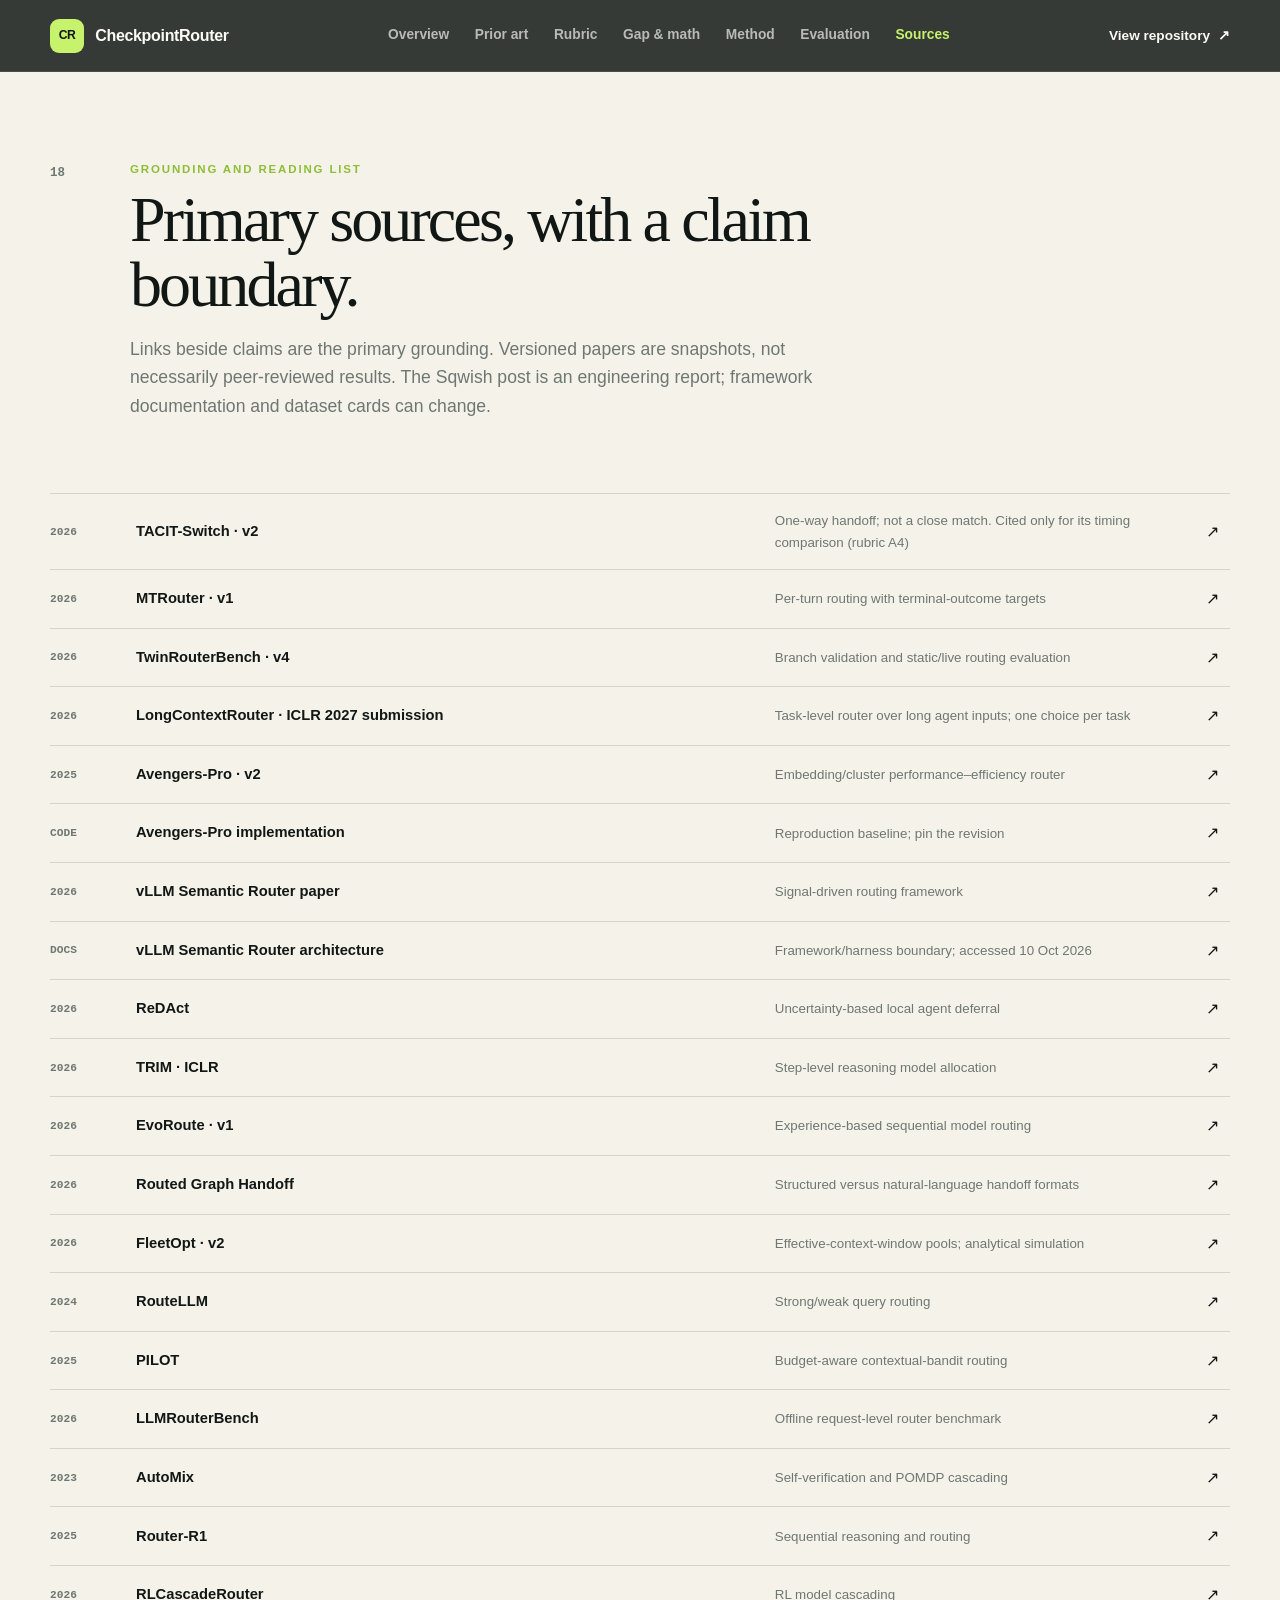
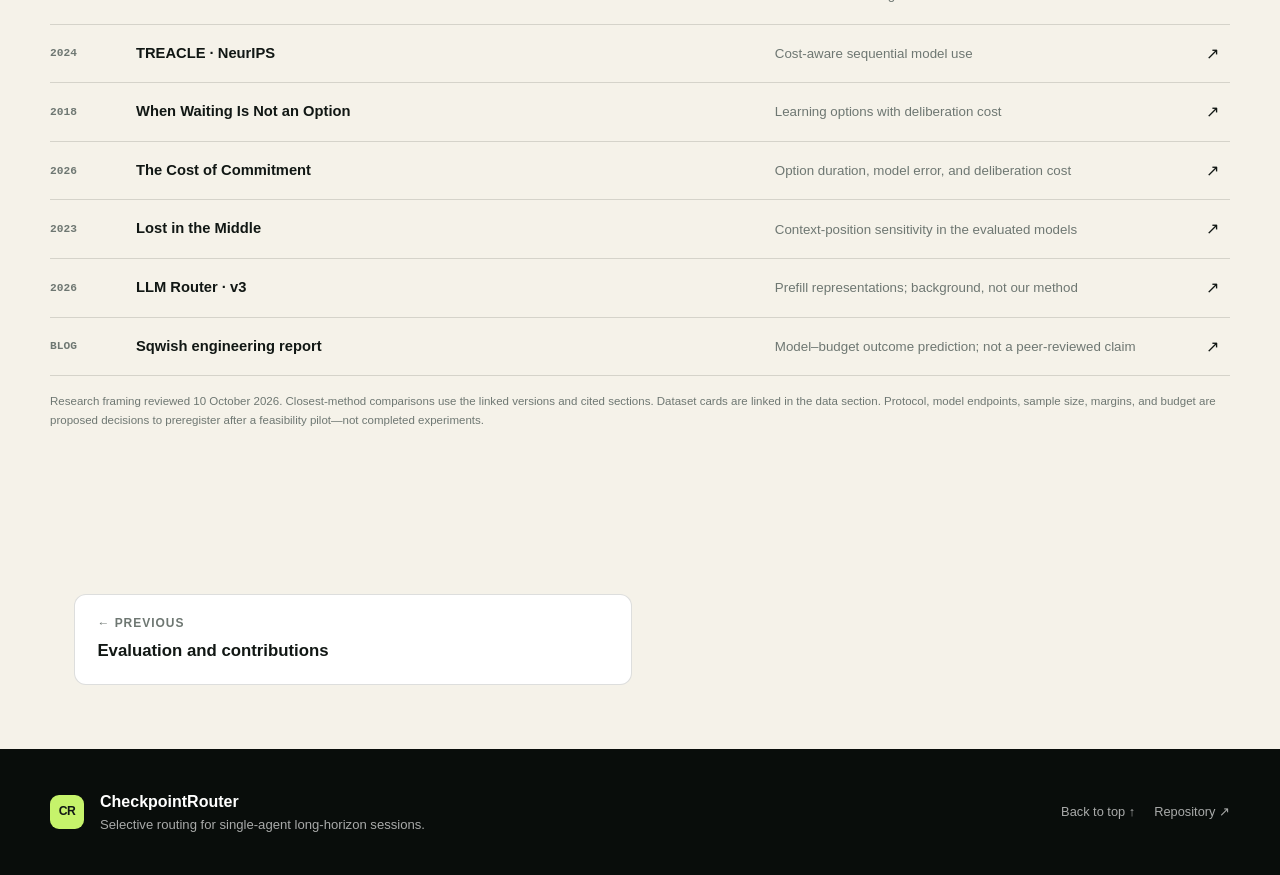
<file: docs/sources.html>
<!doctype html>
<html lang="en">
  <head>
    <meta charset="utf-8" />
    <meta name="viewport" content="width=device-width, initial-scale=1" />
    <meta name="description" content="CheckpointRouter: checkpoint-aware model, context, and budget routing for single-agent long-horizon sessions, with a phased experimental plan." />
    <meta name="theme-color" content="#111714" />
    <meta property="og:title" content="CheckpointRouter — Long-Horizon Agent Routing" />
    <meta property="og:description" content="Selective model and context routing for a single long-horizon agent at meaningful execution checkpoints. Bounded experimental phases." />
    <meta property="og:type" content="website" />
    <title>Sources — CheckpointRouter</title>
    <link rel="icon" href="assets/favicon.svg" type="image/svg+xml" />
    <link rel="stylesheet" href="styles.css?v=6" />
    <script src="app.js?v=3" defer></script>
  </head>
  <body>
    <a class="skip-link" href="#main">Skip to content</a>
    <header class="site-header" data-header>
      <a class="brand" href="index.html" aria-label="CheckpointRouter home">
        <span class="brand-mark" aria-hidden="true">CR</span><span>CheckpointRouter</span>
      </a>
      <nav class="desktop-nav" aria-label="Primary navigation">
        <a href="index.html">Overview</a><a href="prior-art.html">Prior art</a><a href="rubric.html">Rubric</a><a href="research.html">Gap & math</a><a href="method.html">Method</a><a href="evaluation.html">Evaluation</a><a href="sources.html" aria-current="page" class="is-active">Sources</a>
      </nav>
      <details class="mobile-nav" data-mobile-nav>
        <summary>Contents</summary>
        <nav aria-label="Mobile navigation">
          <a href="index.html">Overview</a><a href="prior-art.html">Prior art</a><a href="rubric.html">Rubric</a><a href="research.html">Gap & math</a><a href="method.html">Method</a><a href="evaluation.html">Evaluation</a><a href="sources.html" aria-current="page" class="is-active">Sources</a>
        </nav>
      </details>
      <a class="header-cta" href="https://github.com/cs24mtech15016-oss/ai-gateway-ops" target="_blank" rel="noreferrer">
        View repository <span aria-hidden="true">↗</span>
      </a>
    </header>

    <main id="main">
      <section class="section page-first section-paper" id="sources">
        <div class="section-heading reveal"><span class="section-number">18</span><div>
          <p class="kicker">Grounding and reading list</p><h2>Primary sources, with a claim boundary.</h2>
          <p class="section-intro">Links beside claims are the primary grounding. Versioned papers are snapshots, not necessarily peer-reviewed results. The Sqwish post is an engineering report; framework documentation and dataset cards can change.</p>
        </div></div>
        <div class="source-list reveal">
          <a href="https://arxiv.org/html/2608.27911v2" target="_blank" rel="noreferrer"><span>2026</span><strong>TACIT-Switch · v2</strong><small>One-way handoff; not a close match. Cited only for its timing comparison (rubric A4)</small><i aria-hidden="true">↗</i></a>
          <a href="https://arxiv.org/html/2604.23530v1" target="_blank" rel="noreferrer"><span>2026</span><strong>MTRouter · v1</strong><small>Per-turn routing with terminal-outcome targets</small><i aria-hidden="true">↗</i></a>
          <a href="https://arxiv.org/html/2605.18859v4" target="_blank" rel="noreferrer"><span>2026</span><strong>TwinRouterBench · v4</strong><small>Branch validation and static/live routing evaluation</small><i aria-hidden="true">↗</i></a>
          <a href="https://openreview.net/forum?id=0GdLxaSjtZ" target="_blank" rel="noreferrer"><span>2026</span><strong>LongContextRouter · ICLR 2027 submission</strong><small>Task-level router over long agent inputs; one choice per task</small><i aria-hidden="true">↗</i></a>
          <a href="https://arxiv.org/abs/2508.12631v2" target="_blank" rel="noreferrer"><span>2025</span><strong>Avengers-Pro · v2</strong><small>Embedding/cluster performance–efficiency router</small><i aria-hidden="true">↗</i></a>
          <a href="https://github.com/ZhangYiqun018/AvengersPro" target="_blank" rel="noreferrer"><span>Code</span><strong>Avengers-Pro implementation</strong><small>Reproduction baseline; pin the revision</small><i aria-hidden="true">↗</i></a>
          <a href="https://arxiv.org/abs/2603.04444" target="_blank" rel="noreferrer"><span>2026</span><strong>vLLM Semantic Router paper</strong><small>Signal-driven routing framework</small><i aria-hidden="true">↗</i></a>
          <a href="https://github.com/vllm-project/semantic-router/blob/main/website/docs/overview/semantic-router-overview.md" target="_blank" rel="noreferrer"><span>Docs</span><strong>vLLM Semantic Router architecture</strong><small>Framework/harness boundary; accessed 10 Oct 2026</small><i aria-hidden="true">↗</i></a>
          <a href="https://arxiv.org/abs/2604.07036" target="_blank" rel="noreferrer"><span>2026</span><strong>ReDAct</strong><small>Uncertainty-based local agent deferral</small><i aria-hidden="true">↗</i></a>
          <a href="https://proceedings.iclr.cc/paper_files/paper/2026/hash/06b33e277e6c48f361621717c49cde22-Abstract-Conference.html" target="_blank" rel="noreferrer"><span>2026</span><strong>TRIM · ICLR</strong><small>Step-level reasoning model allocation</small><i aria-hidden="true">↗</i></a>
          <a href="https://arxiv.org/html/2601.02695v1" target="_blank" rel="noreferrer"><span>2026</span><strong>EvoRoute · v1</strong><small>Experience-based sequential model routing</small><i aria-hidden="true">↗</i></a>
          <a href="https://arxiv.org/abs/2608.25277" target="_blank" rel="noreferrer"><span>2026</span><strong>Routed Graph Handoff</strong><small>Structured versus natural-language handoff formats</small><i aria-hidden="true">↗</i></a>
          <a href="https://arxiv.org/abs/2603.17280v2" target="_blank" rel="noreferrer"><span>2026</span><strong>FleetOpt · v2</strong><small>Effective-context-window pools; analytical simulation</small><i aria-hidden="true">↗</i></a>
          <a href="https://arxiv.org/abs/2406.18665" target="_blank" rel="noreferrer"><span>2024</span><strong>RouteLLM</strong><small>Strong/weak query routing</small><i aria-hidden="true">↗</i></a>
          <a href="https://arxiv.org/abs/2508.21141" target="_blank" rel="noreferrer"><span>2025</span><strong>PILOT</strong><small>Budget-aware contextual-bandit routing</small><i aria-hidden="true">↗</i></a>
          <a href="https://arxiv.org/abs/2601.07206" target="_blank" rel="noreferrer"><span>2026</span><strong>LLMRouterBench</strong><small>Offline request-level router benchmark</small><i aria-hidden="true">↗</i></a>
          <a href="https://arxiv.org/abs/2310.12963" target="_blank" rel="noreferrer"><span>2023</span><strong>AutoMix</strong><small>Self-verification and POMDP cascading</small><i aria-hidden="true">↗</i></a>
          <a href="https://arxiv.org/abs/2506.09033" target="_blank" rel="noreferrer"><span>2025</span><strong>Router-R1</strong><small>Sequential reasoning and routing</small><i aria-hidden="true">↗</i></a>
          <a href="https://arxiv.org/abs/2608.15817" target="_blank" rel="noreferrer"><span>2026</span><strong>RLCascadeRouter</strong><small>RL model cascading</small><i aria-hidden="true">↗</i></a>
          <a href="https://proceedings.neurips.cc/paper_files/paper/2024/hash/a6deba3b2408af45b3f9994c2152b862-Abstract-Conference.html" target="_blank" rel="noreferrer"><span>2024</span><strong>TREACLE · NeurIPS</strong><small>Cost-aware sequential model use</small><i aria-hidden="true">↗</i></a>
          <a href="https://ojs.aaai.org/index.php/AAAI/article/view/11831" target="_blank" rel="noreferrer"><span>2018</span><strong>When Waiting Is Not an Option</strong><small>Learning options with deliberation cost</small><i aria-hidden="true">↗</i></a>
          <a href="https://proceedings.mlr.press/v306/lefebvre26a.html" target="_blank" rel="noreferrer"><span>2026</span><strong>The Cost of Commitment</strong><small>Option duration, model error, and deliberation cost</small><i aria-hidden="true">↗</i></a>
          <a href="https://arxiv.org/abs/2307.03172" target="_blank" rel="noreferrer"><span>2023</span><strong>Lost in the Middle</strong><small>Context-position sensitivity in the evaluated models</small><i aria-hidden="true">↗</i></a>
          <a href="https://arxiv.org/abs/2603.20895v3" target="_blank" rel="noreferrer"><span>2026</span><strong>LLM Router · v3</strong><small>Prefill representations; background, not our method</small><i aria-hidden="true">↗</i></a>
          <a href="https://sqwish.ai/blog/how-we-accidentally-trained-the-1-model-router" target="_blank" rel="noreferrer"><span>Blog</span><strong>Sqwish engineering report</strong><small>Model–budget outcome prediction; not a peer-reviewed claim</small><i aria-hidden="true">↗</i></a>
        </div>
        <p class="reviewed">Research framing reviewed 10 October 2026. Closest-method comparisons use the linked versions and cited sections. Dataset cards are linked in the data section. Protocol, model endpoints, sample size, margins, and budget are proposed decisions to preregister after a feasibility pilot—not completed experiments.</p>
      </section>
    </main>
    <nav class="pager" aria-label="Page navigation"><a class="pager-prev" href="evaluation.html"><small>← Previous</small><strong>Evaluation and contributions</strong></a><span></span></nav>

    <footer>
      <div><span class="brand-mark" aria-hidden="true">CR</span><div><strong>CheckpointRouter</strong><p>Selective routing for single-agent long-horizon sessions.</p></div></div>
      <div class="footer-links"><a href="#main">Back to top ↑</a><a href="https://github.com/cs24mtech15016-oss/ai-gateway-ops" target="_blank" rel="noreferrer">Repository ↗</a></div>
    </footer>
  </body>
</html>
</file>
<file: docs/styles.css>
:root {
  --ink: #111714;
  --ink-soft: #28332e;
  --paper: #f5f2e9;
  --paper-bright: #fcfaf4;
  --cream: #e9e3d5;
  --muted: #6e7772;
  --line: rgba(17, 23, 20, 0.14);
  --lime: #c6f36b;
  --lime-dark: #8fbe36;
  --coral: #ff7a5c;
  --blue: #79a7ff;
  --max: 1180px;
  --shadow: 0 24px 80px rgba(20, 28, 24, 0.12);
}

* { box-sizing: border-box; }
html { scroll-behavior: smooth; }
section[id], main[id], #phases { scroll-margin-top: 92px; }
body {
  margin: 0;
  color: var(--ink);
  background: var(--paper);
  font-family: Inter, ui-sans-serif, -apple-system, BlinkMacSystemFont, "Segoe UI", sans-serif;
  font-size: 16px;
  line-height: 1.6;
  -webkit-font-smoothing: antialiased;
}
a { color: inherit; }
img { max-width: 100%; }
::selection { background: var(--lime); color: var(--ink); }

.skip-link {
  position: fixed;
  left: 1rem;
  top: -5rem;
  z-index: 1000;
  padding: .7rem 1rem;
  background: var(--lime);
  color: var(--ink);
  border-radius: .4rem;
  font-weight: 800;
}
.skip-link:focus { top: 1rem; }

.site-header {
  position: fixed;
  z-index: 100;
  top: 0;
  left: 0;
  right: 0;
  height: 72px;
  display: flex;
  align-items: center;
  justify-content: space-between;
  gap: 1rem;
  padding: 0 max(24px, calc((100vw - var(--max)) / 2));
  color: var(--paper-bright);
  background: rgba(17, 23, 20, 0.84);
  border-bottom: 1px solid rgba(255,255,255,.1);
  backdrop-filter: blur(18px);
  transition: background .25s ease, box-shadow .25s ease;
}
.site-header.is-scrolled { background: rgba(17, 23, 20, .96); box-shadow: 0 8px 30px rgba(0,0,0,.18); }
.brand { display: flex; align-items: center; gap: .7rem; text-decoration: none; font-weight: 800; letter-spacing: -.02em; }
.brand-mark {
  display: inline-grid;
  place-items: center;
  width: 34px;
  height: 34px;
  color: var(--ink);
  background: var(--lime);
  border-radius: 9px;
  font-size: .76rem;
  font-weight: 900;
  letter-spacing: -.04em;
}
.desktop-nav { display: flex; align-items: center; gap: 1.6rem; }
.desktop-nav a { color: rgba(255,255,255,.65); text-decoration: none; font-size: .86rem; font-weight: 650; transition: color .2s ease; }
.desktop-nav a:hover, .desktop-nav a.is-active { color: var(--lime); }
.header-cta { display: flex; gap: .5rem; align-items: center; text-decoration: none; font-size: .85rem; font-weight: 800; }
.mobile-nav { display: none; position: relative; margin-left: auto; }
.mobile-nav summary { padding: .5rem .6rem; border: 1px solid rgba(255,255,255,.25); border-radius: 7px; font-size: .78rem; cursor: pointer; }
.mobile-nav nav { position: absolute; top: calc(100% + 1rem); right: 0; display: grid; width: min(320px, calc(100vw - 32px)); max-height: calc(100svh - 100px); overflow-y: auto; padding: .65rem; background: var(--ink); border: 1px solid rgba(255,255,255,.2); border-radius: 12px; box-shadow: var(--shadow); }
.mobile-nav nav a { padding: .7rem .8rem; border-radius: 6px; text-decoration: none; font-size: .86rem; }
.mobile-nav nav a:hover, .mobile-nav nav a.is-active { color: var(--ink); background: var(--lime); }
:focus-visible { outline: 3px solid var(--blue); outline-offset: 4px; }

.hero {
  position: relative;
  overflow: hidden;
  min-height: 820px;
  padding: 150px 24px 90px;
  color: var(--paper-bright);
  background:
    radial-gradient(circle at 78% 18%, rgba(198,243,107,.14), transparent 25%),
    radial-gradient(circle at 18% 88%, rgba(121,167,255,.12), transparent 28%),
    var(--ink);
}
.hero::before {
  content: "";
  position: absolute;
  inset: 0;
  opacity: .07;
  background-image: linear-gradient(rgba(255,255,255,.7) 1px, transparent 1px), linear-gradient(90deg, rgba(255,255,255,.7) 1px, transparent 1px);
  background-size: 42px 42px;
  mask-image: linear-gradient(to bottom, black, transparent 85%);
}
.hero-grid { position: relative; max-width: var(--max); margin: 0 auto; display: grid; grid-template-columns: 1.05fr .95fr; gap: clamp(3rem, 7vw, 7rem); align-items: center; }
.eyebrow, .kicker { text-transform: uppercase; letter-spacing: .16em; font-size: .72rem; font-weight: 850; }
.eyebrow { display: flex; align-items: center; gap: .65rem; color: var(--lime); }
.eyebrow span { width: 26px; height: 2px; background: currentColor; }
.hero h1 { max-width: 720px; margin: 1.25rem 0 1.4rem; font-family: Georgia, "Times New Roman", serif; font-size: clamp(3.8rem, 7vw, 7rem); font-weight: 500; line-height: .92; letter-spacing: -.055em; }
.hero h1 em { display: block; color: var(--lime); font-weight: 500; }
.hero-lede { max-width: 650px; color: rgba(255,255,255,.72); font-size: clamp(1.05rem, 1.5vw, 1.25rem); line-height: 1.75; }
.hero-actions { display: flex; flex-wrap: wrap; gap: .8rem; margin: 2rem 0 2.7rem; }
.button { display: inline-flex; align-items: center; justify-content: center; min-height: 48px; padding: 0 1.25rem; border-radius: 8px; text-decoration: none; font-size: .9rem; font-weight: 850; transition: transform .2s ease, background .2s ease; }
.button:hover { transform: translateY(-2px); }
.button-primary { color: var(--ink); background: var(--lime); }
.button-primary:hover { background: #d2ff7b; }
.button-secondary { color: white; border: 1px solid rgba(255,255,255,.24); background: rgba(255,255,255,.04); }
.button-secondary:hover { background: rgba(255,255,255,.1); }
.hero-facts { display: grid; grid-template-columns: repeat(3, 1fr); max-width: 670px; margin: 0; padding: 1.3rem 0 0; border-top: 1px solid rgba(255,255,255,.14); }
.hero-facts div { padding-right: 1.25rem; }
.hero-facts dt { color: rgba(255,255,255,.42); font-size: .68rem; text-transform: uppercase; letter-spacing: .1em; }
.hero-facts dd { margin: .2rem 0 0; font-size: .88rem; font-weight: 760; }

.episode-card { padding: 1.25rem; border: 1px solid rgba(255,255,255,.13); border-radius: 22px; background: rgba(255,255,255,.055); box-shadow: 0 30px 100px rgba(0,0,0,.3); backdrop-filter: blur(12px); transform: rotate(1deg); }
.card-topline, .episode-footer { display: flex; justify-content: space-between; align-items: center; color: rgba(255,255,255,.5); font-size: .72rem; text-transform: uppercase; letter-spacing: .09em; }
.live-pill { display: flex; align-items: center; gap: .45rem; padding: .3rem .6rem; color: var(--lime); border: 1px solid rgba(198,243,107,.3); border-radius: 99px; }
.live-pill i { width: 6px; height: 6px; border-radius: 50%; background: var(--lime); box-shadow: 0 0 0 4px rgba(198,243,107,.12); }
.episode-flow { margin: 1.3rem 0; }
.episode-step { display: grid; grid-template-columns: auto 1fr auto; gap: .9rem; align-items: center; padding: 1.15rem; border-radius: 13px; color: var(--ink); background: var(--paper-bright); }
.episode-step.is-strong { color: var(--paper-bright); background: #26312c; border: 1px solid rgba(255,255,255,.09); }
.step-index { display: grid; place-items: center; width: 34px; height: 34px; border-radius: 9px; background: var(--cream); font: 800 .72rem ui-monospace, monospace; }
.is-strong .step-index { background: rgba(198,243,107,.12); color: var(--lime); }
.episode-step strong, .episode-step small { display: block; }
.episode-step strong { font-size: .92rem; }
.episode-step small { margin-top: .1rem; color: var(--muted); font-size: .73rem; }
.is-strong small { color: rgba(255,255,255,.5); }
.cost { color: var(--lime-dark); font: 900 .72rem ui-monospace, monospace; letter-spacing: .06em; }
.checkpoint { position: relative; display: grid; grid-template-columns: 1fr 2fr; gap: 1rem; margin: .55rem 1rem .55rem 2.1rem; padding-left: 1rem; color: rgba(255,255,255,.48); font-size: .68rem; }
.checkpoint::before { content: ""; position: absolute; left: 0; top: -1rem; bottom: -1rem; width: 1px; background: rgba(198,243,107,.45); }
.checkpoint::after { content: ""; position: absolute; left: -3px; top: .65rem; width: 7px; height: 7px; border-radius: 50%; background: var(--lime); }
.checkpoint span { color: var(--lime); font-weight: 800; text-transform: uppercase; letter-spacing: .08em; }
.episode-footer { padding-top: 1rem; border-top: 1px solid rgba(255,255,255,.1); text-transform: none; letter-spacing: 0; }
.episode-options { display: grid; gap: .55rem; }
.episode-options article { display: flex; align-items: center; gap: .8rem; padding: .8rem 1rem; border: 1px solid rgba(255,255,255,.12); border-radius: 10px; background: rgba(255,255,255,.04); }
.episode-options b { color: var(--lime); font: 800 .8rem ui-monospace, monospace; }
.episode-options span { font-size: .88rem; font-weight: 750; }
.episode-options small { display: block; margin-top: .15rem; color: rgba(255,255,255,.6); font-size: .73rem; font-weight: 400; }
.dot { display: inline-block; width: 7px; height: 7px; margin-right: .4rem; border-radius: 50%; }
.dot-success { background: var(--lime); }

.section { padding: 105px 24px; }
.section > * { max-width: var(--max); margin-left: auto; margin-right: auto; }
.section-light { background: var(--paper-bright); }
.section-paper { background: var(--paper); }
.section-dark { color: var(--paper-bright); background: var(--ink); }
.section-accent { background: var(--lime); }
.section-heading { display: grid; grid-template-columns: 64px 1fr; gap: 1rem; margin-bottom: 3.5rem; }
.section-number { color: var(--muted); font: 800 .78rem ui-monospace, monospace; padding-top: .35rem; }
.section .kicker { margin: 0 0 .55rem; color: var(--lime-dark); }
.section-dark .kicker { color: var(--lime); }
.section-accent .kicker { color: #41620d; }
.section h2 { max-width: 850px; margin: 0; font-family: Georgia, "Times New Roman", serif; font-size: clamp(2.4rem, 5vw, 4.5rem); font-weight: 500; line-height: 1.02; letter-spacing: -.045em; }
.section-intro { max-width: 720px; color: var(--muted); font-size: 1.1rem; }
.section-dark .section-intro { color: rgba(255,255,255,.64); }
.section-accent .section-intro { color: rgba(17,23,20,.7); }

.premise-layout { display: grid; grid-template-columns: .85fr 1.15fr; gap: 5rem; align-items: start; }
.prose .lead { margin-top: 0; font-family: Georgia, "Times New Roman", serif; font-size: 1.65rem; line-height: 1.35; }
.prose p:not(.lead) { color: var(--muted); }
.premise-cards { display: grid; grid-template-columns: 1fr 1fr; gap: 1rem; }
.premise-cards article { padding: 1.4rem; border: 1px solid var(--line); border-radius: 12px; background: white; }
.icon-box { display: grid; place-items: center; width: 34px; height: 34px; border-radius: 8px; background: var(--ink); color: var(--lime); font-weight: 900; }
.premise-cards h3 { margin: 1rem 0 .4rem; font-size: 1rem; }
.premise-cards p { margin: 0; color: var(--muted); font-size: .86rem; }

.decision-grid { display: grid; grid-template-columns: 1fr 1fr; gap: 1.2rem; }
.decision-card { padding: 2.2rem; border: 1px solid rgba(255,255,255,.13); border-radius: 16px; background: rgba(255,255,255,.035); }
.decision-card-accent { border-color: rgba(198,243,107,.35); background: rgba(198,243,107,.06); }
.decision-label { color: var(--lime); font-size: .68rem; font-weight: 850; text-transform: uppercase; letter-spacing: .15em; }
.decision-card h3 { margin: .8rem 0 .65rem; font: 500 1.75rem Georgia, serif; }
.decision-card p { color: rgba(255,255,255,.6); }
.decision-card code { display: inline-block; margin-top: 1rem; padding: .55rem .7rem; border-radius: 6px; color: var(--lime); background: rgba(0,0,0,.25); }
.comparison-strip { display: grid; grid-template-columns: repeat(3, 1fr); margin-top: 1.5rem; border: 1px solid rgba(255,255,255,.12); border-radius: 16px; overflow: hidden; }
.comparison-strip article { padding: 1.5rem; border-right: 1px solid rgba(255,255,255,.12); }
.comparison-strip article:last-child { border-right: 0; }
.comparison-strip article.is-selected { color: var(--ink); background: var(--lime); }
.comparison-strip span { display: block; color: var(--lime); font-size: .7rem; font-weight: 850; text-transform: uppercase; letter-spacing: .12em; }
.comparison-strip .is-selected span { color: #41620d; }
.comparison-strip strong { display: block; margin: .4rem 0; font-size: 1.05rem; }
.comparison-strip p { margin: 0; color: rgba(255,255,255,.5); font-size: .82rem; }
.comparison-strip .is-selected p { color: rgba(17,23,20,.7); }

.statement-card { max-width: 980px; padding: clamp(2rem, 6vw, 5rem); color: var(--paper-bright); background: var(--ink); border-radius: 22px; box-shadow: var(--shadow); }
.statement-card blockquote { margin: 1rem 0 2rem; font: 500 clamp(2rem, 4.6vw, 4rem)/1.15 Georgia, serif; letter-spacing: -.035em; }
.statement-card blockquote em { color: var(--lime); }
.statement-card > p:last-child { max-width: 740px; margin: 0; color: rgba(255,255,255,.62); }

.literature-map { display: grid; gap: 1.5rem; }
.literature-family { min-width: 0; padding: 1.6rem 1.8rem; border: 1px solid var(--line); border-radius: 16px; background: white; }
.literature-heading { display: grid; grid-template-columns: minmax(0, 1fr) auto; gap: 1rem; align-items: start; padding-bottom: 1.3rem; border-bottom: 1px solid var(--line); }
.literature-heading h3 { margin: .4rem 0 0; font: 500 clamp(1.5rem, 2.6vw, 2rem)/1.2 Georgia, serif; letter-spacing: -.02em; }
.literature-heading .phase-tag { max-width: 245px; padding: .4rem .7rem; border-radius: 8px; background: #f4ffdf; }
.literature-entry { display: grid; grid-template-columns: minmax(0, .65fr) minmax(0, 1fr) minmax(0, 1.15fr); gap: 1.5rem; align-items: start; padding: 1.35rem 0; border-bottom: 1px solid var(--line); }
.literature-entry:last-child { padding-bottom: 0; border-bottom: 0; }
.literature-work h4 { margin: 0; font-size: .95rem; line-height: 1.5; }
.literature-work a { text-decoration-color: var(--lime-dark); text-underline-offset: 3px; }
.literature-work small { display: block; margin-top: .45rem; color: var(--muted); font-size: .72rem; }
.literature-entry > p { margin: 0; color: var(--muted); font-size: .86rem; }
.literature-entry > p:last-child { color: var(--ink-soft); }
.literature-label { display: block; margin-bottom: .4rem; color: var(--muted); font-size: .62rem; font-weight: 850; text-transform: uppercase; letter-spacing: .08em; }
.honesty-note, .honest-answer, .data-caveat { margin-top: 2rem; padding: 1.4rem 1.6rem; border-left: 4px solid var(--coral); background: #fff5f0; }
.honesty-note strong, .honest-answer strong { display: block; margin-bottom: .35rem; }
.honesty-note p, .honest-answer p, .data-caveat { color: #5e514c; }
.honesty-note p, .honest-answer p { margin: 0; }

.gap-focus { padding: clamp(1.5rem, 4vw, 2.5rem); border: 1px solid #a3cb53; border-radius: 16px; background: #f4ffdf; }
.gap-focus h3 { max-width: 900px; margin: .8rem 0 1rem; font: 500 clamp(1.8rem, 3.4vw, 2.7rem)/1.15 Georgia, serif; letter-spacing: -.025em; }
.gap-focus p { max-width: 950px; margin: .8rem 0; color: #4f5b54; font-size: .95rem; }
.gap-focus .gap-scenario { margin: 1.2rem 0 0; padding-top: 1.2rem; border-top: 1px solid var(--line); font-size: .88rem; }
.gap-path-heading { margin-top: 2.5rem; }
.gap-path-heading h3 { margin: .5rem 0 0; font: 500 clamp(1.4rem, 2.5vw, 1.9rem)/1.3 Georgia, serif; letter-spacing: -.015em; }
.gap-path { display: grid; grid-template-columns: repeat(3, minmax(0, 1fr)); gap: 1.5rem; margin-top: 1.3rem; margin-bottom: 1.3rem; padding: 0; list-style: none; }
.gap-path > li { position: relative; min-width: 0; padding: 1.4rem; border: 1px solid var(--line); border-radius: 12px; background: white; }
.gap-path > li:not(:last-child)::after { content: "→"; position: absolute; right: -1.3rem; top: 50%; transform: translateY(-50%); color: var(--lime-dark); font-weight: 850; line-height: 1; }
.gap-step { color: var(--lime-dark); font: 850 .68rem ui-monospace, monospace; text-transform: uppercase; letter-spacing: .08em; }
.gap-path h4 { margin: .9rem 0 .65rem; font: 500 1.3rem/1.25 Georgia, serif; }
.gap-path p { margin: 0; color: var(--muted); font-size: .88rem; }
.gap-claim { display: grid; grid-template-columns: 1.2fr .8fr; gap: 1rem; margin-top: 1rem; }
.gap-claim article { padding: 1.5rem; border: 1px solid var(--line); border-radius: 12px; background: white; }
.gap-claim article:first-child { border-color: #a3cb53; background: #f4ffdf; }
.gap-claim span { color: var(--lime-dark); font-size: .68rem; font-weight: 850; text-transform: uppercase; letter-spacing: .12em; }
.gap-claim p { margin: .65rem 0 0; color: #4f5b54; font-size: .91rem; }
.gap-claim code { color: var(--ink); font-weight: 800; }
.gap-experiment { margin-top: 1.25rem; padding: 1.2rem 1.4rem; border: 1px solid var(--line); border-radius: 10px; color: #4f5b54; background: white; font-size: .88rem; }
.gap-path a, .gap-claim a, .gap-experiment a { text-decoration-color: var(--lime-dark); text-underline-offset: 3px; }
.closest-work { margin-top: 1rem; padding: 1.4rem 1.6rem; border-left: 4px solid var(--lime-dark); background: #f4ffdf; }
.closest-work strong { display: block; margin-bottom: .35rem; }
.closest-work p { margin: 0; color: #4f5b54; font-size: .88rem; }

.opportunity-grid { display: grid; grid-template-columns: repeat(3, 1fr); gap: 1px; background: rgba(17,23,20,.18); border: 1px solid rgba(17,23,20,.18); }
.opportunity-grid article { min-height: 240px; padding: 1.5rem; background: var(--lime); }
.opportunity-grid span, .contribution-list span { font: 850 .75rem ui-monospace, monospace; }
.opportunity-grid h3 { margin: 3.2rem 0 .6rem; font: 500 1.35rem Georgia, serif; }
.opportunity-grid p { margin: 0; color: rgba(17,23,20,.65); font-size: .87rem; }
.context-note { margin-top: 1.2rem; padding: 1.2rem 1.4rem; border: 1px solid rgba(17,23,20,.2); color: rgba(17,23,20,.72); background: rgba(255,255,255,.35); font-size: .87rem; }

.formula-layout { display: grid; grid-template-columns: 1.15fr .85fr; gap: 1rem; }
.formula-main, .formula-side { padding: clamp(1.5rem, 4vw, 3rem); border: 1px solid rgba(255,255,255,.13); border-radius: 16px; background: rgba(255,255,255,.035); }
.formula-label { color: var(--lime); font-size: .7rem; font-weight: 850; text-transform: uppercase; letter-spacing: .14em; }
.formula { margin: 2.2rem 0 1.2rem; font: 500 clamp(2.3rem, 5vw, 4.5rem) Georgia, serif; }
.joint-action { margin: 1.2rem 0 1.5rem; color: var(--paper-bright); font: 500 clamp(1.1rem, 2.2vw, 1.6rem) Georgia, serif; }
.constraints { display: flex; flex-wrap: wrap; gap: .6rem; align-items: center; margin-bottom: 2rem; }
.constraints span { color: rgba(255,255,255,.45); font-size: .76rem; }
.constraints code { padding: .45rem .7rem; border-radius: 5px; color: var(--lime); background: rgba(0,0,0,.28); }
.formula-main > p:last-child { color: rgba(255,255,255,.55); }
.score-lines { display: grid; grid-template-columns: auto 1fr; gap: 1rem; align-items: center; margin-top: 2rem; }
.score-lines code { color: var(--lime); font-size: 1rem; }
.score-lines span { color: rgba(255,255,255,.52); font-size: .84rem; }
.state-definition { margin-top: 1rem; padding: 1.1rem 1.3rem; border: 1px solid rgba(255,255,255,.13); border-radius: 10px; color: rgba(255,255,255,.6); background: rgba(255,255,255,.035); font-size: .86rem; }
.state-definition b { color: var(--lime); }
.state-definition code { color: var(--paper-bright); }
.math-line { margin: 1.2rem 0; color: var(--lime); font: 500 clamp(1.1rem, 2vw, 1.45rem)/1.65 Georgia, serif; overflow-wrap: anywhere; }
.math-line sub, .math-line sup { font-size: .65em; }
.formula-explanation, .formal-steps p { color: rgba(255,255,255,.64); font-size: .88rem; }
.formal-steps { display: grid; gap: 1rem; margin-top: 1rem; }
.formal-steps article { padding: 1.4rem 1.6rem; border: 1px solid rgba(255,255,255,.13); border-radius: 12px; background: rgba(255,255,255,.035); }
.formal-steps h3 { margin-top: 0; font: 500 1.4rem Georgia, serif; }
.formal-steps p:last-child { margin-bottom: 0; }
.notation-heading { margin-top: 2.5rem; }
.notation-heading h3 { margin: 0; font: 500 1.7rem Georgia, serif; }
.notation-heading p { max-width: 900px; color: rgba(255,255,255,.64); font-size: .88rem; }
.notation-grid { display: grid; grid-template-columns: repeat(3, minmax(0, 1fr)); gap: 1rem; align-items: start; }
.notation-card { min-width: 0; padding: 1.4rem; border: 1px solid rgba(255,255,255,.13); border-radius: 12px; background: rgba(255,255,255,.035); }
.notation-card h3 { margin: 0 0 1rem; font: 500 1.3rem/1.3 Georgia, serif; }
.symbol-list { margin: 0; }
.symbol-list > div { display: grid; grid-template-columns: 82px minmax(0, 1fr); gap: .75rem; padding: .8rem 0; border-top: 1px solid rgba(255,255,255,.13); }
.symbol-list dt { color: var(--lime); font: 600 1rem/1.5 Georgia, serif; overflow-wrap: anywhere; }
.symbol-list dd { margin: 0; color: rgba(255,255,255,.68); font-size: .82rem; }
.symbol-list sub, .symbol-list sup { font-size: .7em; }
.value-example { margin-top: 1.4rem; padding: 1.2rem; border: 1px solid rgba(198,243,107,.3); border-radius: 10px; background: rgba(198,243,107,.04); }
.value-example-grid { display: grid; grid-template-columns: repeat(2, minmax(0, 1fr)); gap: 1rem; }
.value-example-grid > div { min-width: 0; padding: 1rem; border-radius: 8px; background: rgba(255,255,255,.045); }
.value-example h4 { margin: 0; font-size: .93rem; }
.value-example-grid p { margin: .5rem 0; font-size: .8rem; }
.value-example code { display: block; color: var(--lime); font-size: .82rem; overflow-wrap: anywhere; }
.table-wrap { overflow-x: auto; border: 1px solid var(--line); border-radius: 14px; background: white; }
.research-table { width: 100%; min-width: 800px; border-collapse: collapse; text-align: left; }
.research-table caption { padding: 1.2rem 1.4rem; text-align: left; color: var(--muted); font-size: .88rem; }
.research-table thead { color: var(--paper-bright); background: var(--ink); }
.research-table th, .research-table td { padding: 1.1rem 1.25rem; border-bottom: 1px solid var(--line); vertical-align: top; font-size: .86rem; }
.research-table thead th { font-size: .68rem; text-transform: uppercase; letter-spacing: .09em; }
.research-table tbody th { width: 20%; font-weight: 800; }
.research-table td { width: 40%; color: var(--muted); }
.research-table td:last-child { color: var(--ink-soft); }
.research-table small { display: block; margin-top: .4rem; color: var(--muted); font-size: .7rem; font-weight: 400; }
.research-table tbody tr:last-child > * { border-bottom: 0; }
.research-table a { text-underline-offset: 3px; text-decoration-color: var(--lime-dark); }
.branch-grid, .protocol-grid, .oracle-grid { display: grid; grid-template-columns: repeat(2, 1fr); gap: 1rem; margin-top: 2rem; }
.branch-grid article, .protocol-grid article, .oracle-grid article { padding: 1.5rem; border: 1px solid var(--line); border-radius: 12px; background: var(--paper-bright); }
.branch-grid article { border-top: 4px solid var(--lime-dark); }
.branch-grid h3, .protocol-grid h3, .oracle-grid h3 { margin: .5rem 0 .7rem; font: 500 1.4rem Georgia, serif; }
.branch-grid p, .protocol-grid p, .oracle-grid p { margin-bottom: 0; color: var(--muted); font-size: .86rem; }
.oracle-grid .math-line { color: #41620d; }

.pipeline { display: grid; grid-template-columns: 1fr auto 1fr auto 1fr auto 1fr auto 1fr; align-items: stretch; margin-top: 2rem; }
.pipeline article { padding: 1.25rem; border: 1px solid var(--line); border-radius: 12px; background: white; }
.pipeline article span { display: grid; place-items: center; width: 28px; height: 28px; border-radius: 7px; color: var(--ink); background: var(--lime); font: 850 .7rem ui-monospace, monospace; }
.pipeline h3 { margin: 1.2rem 0 .4rem; font-size: .95rem; }
.pipeline p { margin: 0; color: var(--muted); font-size: .76rem; }
.pipeline > i { align-self: center; padding: .4rem; color: var(--muted); font-style: normal; }
.phases { display: grid; grid-template-columns: repeat(3, 1fr); gap: 1rem; margin-top: 3rem; }
.phases-four { grid-template-columns: repeat(4, minmax(0, 1fr)); }
.phases article { padding: 1.7rem; border-top: 4px solid var(--ink); background: var(--paper); }
.phase-tag { color: var(--lime-dark); font-size: .68rem; font-weight: 850; text-transform: uppercase; letter-spacing: .1em; }
.phases h3 { margin: 1rem 0 .6rem; font: 500 1.5rem Georgia, serif; }
.phases p, .phases li { color: var(--muted); font-size: .84rem; }
.phases ul { padding-left: 1.1rem; }

.data-grid { display: grid; grid-template-columns: repeat(3, 1fr); gap: .8rem; }
.data-grid a { position: relative; min-height: 150px; padding: 1.3rem; border: 1px solid var(--line); border-radius: 12px; background: var(--paper-bright); text-decoration: none; transition: transform .2s ease, border-color .2s ease, box-shadow .2s ease; }
.data-grid a:hover { transform: translateY(-3px); border-color: var(--lime-dark); box-shadow: 0 14px 40px rgba(20,28,24,.08); }
.data-grid strong, .data-grid span { display: block; }
.data-grid strong { margin-bottom: .5rem; }
.data-grid span { max-width: 88%; color: var(--muted); font-size: .8rem; }
.data-grid i { position: absolute; right: 1.2rem; bottom: 1rem; color: var(--lime-dark); font-style: normal; }
.data-caveat { max-width: var(--max); font-size: .87rem; }

.evaluation-layout { display: grid; grid-template-columns: .85fr 1.15fr; gap: 4rem; }
.evaluation-layout h3 { margin-top: 0; font: 500 1.6rem Georgia, serif; }
.baseline-list { margin: 0; padding-left: 1.2rem; color: rgba(255,255,255,.64); font-size: .86rem; }
.baseline-list li { padding: .6rem 0; border-bottom: 1px solid rgba(255,255,255,.12); }
.baseline-list b { color: var(--paper-bright); }
.evaluation-notes { display: grid; grid-template-columns: repeat(2, 1fr); gap: 1.5rem; margin-top: 2rem; }
.evaluation-notes h3 { font: 500 1.4rem Georgia, serif; }
.evaluation-notes p { color: rgba(255,255,255,.64); font-size: .86rem; }
.clean-list { margin: 0; padding: 0; list-style: none; }
.clean-list li { display: flex; gap: 1rem; align-items: center; padding: .65rem 0; border-bottom: 1px solid rgba(255,255,255,.1); }
.clean-list span { color: var(--lime); font: 850 .7rem ui-monospace, monospace; }
.metric-grid { display: grid; grid-template-columns: repeat(2, 1fr); gap: .7rem; }
.metric-grid article { padding: 1rem; border: 1px solid rgba(255,255,255,.12); border-radius: 9px; background: rgba(255,255,255,.035); }
.metric-grid strong, .metric-grid span { display: block; }
.metric-grid strong { color: var(--lime); }
.metric-grid span { color: rgba(255,255,255,.5); font-size: .77rem; }
.headline-metric { display: grid; grid-template-columns: 230px 1fr; gap: 2rem; align-items: center; margin-top: 3rem; padding: 1.3rem 1.5rem; color: var(--ink); background: var(--lime); }
.headline-metric span { font-size: .7rem; font-weight: 850; text-transform: uppercase; letter-spacing: .12em; }
.headline-metric strong { font: 500 1.45rem Georgia, serif; }

.feasibility-grid { display: grid; grid-template-columns: 1fr 1fr .8fr; gap: 1rem; }
.feasibility-grid > article { padding: 1.6rem; border: 1px solid var(--line); border-radius: 12px; background: white; }
.feasibility-grid article > span { font-size: .68rem; font-weight: 850; text-transform: uppercase; letter-spacing: .12em; }
.feasibility-positive { border-top: 4px solid var(--lime-dark) !important; }
.feasibility-negative { border-top: 4px solid var(--coral) !important; }
.feasibility-grid h3 { margin: .8rem 0; font: 500 1.45rem Georgia, serif; }
.feasibility-grid ul { padding-left: 1.1rem; color: var(--muted); font-size: .84rem; }
.cost-card { color: var(--paper-bright); background: var(--ink) !important; }
.cost-equation { margin: 2.6rem 0 .3rem; color: var(--lime); font: 700 1rem ui-monospace, monospace; }
.cost-card strong { display: block; font: 500 2.7rem Georgia, serif; }
.cost-card p { color: rgba(255,255,255,.5); font-size: .77rem; }

.contribution-list { counter-reset: contributions; display: grid; grid-template-columns: repeat(2, 1fr); border-top: 1px solid rgba(17,23,20,.2); border-left: 1px solid rgba(17,23,20,.2); }
.contribution-list article { display: grid; grid-template-columns: 46px 1fr; gap: 1rem; align-items: start; padding: 1.4rem; border-right: 1px solid rgba(17,23,20,.2); border-bottom: 1px solid rgba(17,23,20,.2); }
.contribution-list p { margin: 0; font-size: .95rem; font-weight: 650; }

.source-list { border-top: 1px solid var(--line); }
.source-list a { display: grid; grid-template-columns: 70px 1.2fr .8fr 24px; gap: 1rem; align-items: center; padding: 1rem 0; border-bottom: 1px solid var(--line); text-decoration: none; transition: color .2s ease, padding .2s ease; }
.source-list a:hover { color: #507d0f; padding-left: .4rem; }
.source-list span { color: var(--muted); font: 800 .7rem ui-monospace, monospace; text-transform: uppercase; }
.source-list strong { font-size: .92rem; }
.source-list small { color: var(--muted); }
.source-list i { font-style: normal; }
.reviewed { margin-top: 1rem; color: var(--muted); font-size: .72rem; }

footer { display: flex; justify-content: space-between; align-items: center; gap: 2rem; padding: 2.5rem max(24px, calc((100vw - var(--max)) / 2)); color: rgba(255,255,255,.65); background: #090d0b; }
footer > div:first-child { display: flex; align-items: center; gap: 1rem; }
footer p { margin: 0; font-size: .82rem; }
footer strong { color: white; }
.footer-links { display: flex; gap: 1.2rem; }
.footer-links a { color: rgba(255,255,255,.65); text-decoration: none; font-size: .8rem; }
.footer-links a:hover { color: var(--lime); }

.reveal { opacity: 1; transform: none; }
.js .reveal { opacity: 0; transform: translateY(18px); transition: opacity .6s ease, transform .6s ease; }
.js .reveal.is-visible { opacity: 1; transform: none; }

@media (max-width: 980px) {
  .desktop-nav { display: none; }
  .mobile-nav { display: block; }
  .hero-grid, .premise-layout, .formula-layout, .evaluation-layout { grid-template-columns: 1fr; }
  .hero { min-height: auto; }
  .episode-card { max-width: 680px; transform: none; }
  .opportunity-grid { grid-template-columns: 1fr 1fr; }
  .gap-path { grid-template-columns: minmax(0, 1fr); }
  .gap-path > li:not(:last-child)::after { content: "↓"; top: auto; right: auto; bottom: -1.3rem; left: 50%; transform: translateX(-50%); }
  .pipeline { grid-template-columns: 1fr 1fr; gap: .7rem; }
  .pipeline > i { display: none; }
  .phases, .phases-four, .data-grid, .feasibility-grid { grid-template-columns: 1fr 1fr; }
  .feasibility-grid .cost-card { grid-column: 1 / -1; }
  .literature-entry { grid-template-columns: minmax(0, 1fr) minmax(0, 1fr); gap: .8rem 1.5rem; }
  .literature-work { grid-column: 1 / -1; }
  .notation-grid { grid-template-columns: 1fr; }
  .symbol-list > div { grid-template-columns: 125px minmax(0, 1fr); }
}

@media (max-width: 680px) {
  .site-header { height: 62px; padding: 0 16px; gap: .65rem; }
  .brand { gap: .5rem; font-size: .86rem; }
  .header-cta { font-size: 0; }
  .header-cta span { font-size: 1rem; }
  section[id], main[id], #phases { scroll-margin-top: 82px; }
  .hero { padding-top: 115px; }
  .hero h1 { font-size: 3.7rem; }
  .hero-facts { grid-template-columns: 1fr; gap: .8rem; }
  .hero-facts div { display: grid; grid-template-columns: 1fr 1fr; }
  .section { padding: 75px 20px; }
  .section-heading { grid-template-columns: 42px 1fr; }
  .premise-cards, .decision-grid, .comparison-strip, .opportunity-grid, .phases, .phases-four, .data-grid, .feasibility-grid, .contribution-list, .metric-grid, .gap-claim, .value-example-grid { grid-template-columns: 1fr; }
  .comparison-strip article { border-right: 0; border-bottom: 1px solid rgba(255,255,255,.12); }
  .comparison-strip article:last-child { border-bottom: 0; }
  .literature-family { padding: 1.2rem; }
  .literature-heading, .literature-entry { grid-template-columns: minmax(0, 1fr); }
  .literature-heading .phase-tag { justify-self: start; max-width: 100%; }
  .literature-work { grid-column: auto; }
  .literature-entry { gap: .9rem; }
  .symbol-list > div { grid-template-columns: 76px minmax(0, 1fr); gap: .6rem; }
  .pipeline { grid-template-columns: 1fr; }
  .branch-grid, .protocol-grid, .oracle-grid, .evaluation-notes { grid-template-columns: 1fr; }
  .decision-card { padding: 1.5rem; }
  .decision-card code { font-size: .78rem; overflow-wrap: anywhere; }
  .card-topline, .episode-footer { flex-wrap: wrap; gap: .5rem; }
  .headline-metric { grid-template-columns: 1fr; gap: .4rem; }
  .source-list a { grid-template-columns: 55px 1fr 18px; }
  .source-list small { display: none; }
  footer { align-items: flex-start; flex-direction: column; }
}

@media (prefers-reduced-motion: reduce) {
  html { scroll-behavior: auto; }
  *, *::before, *::after { animation-duration: .01ms !important; transition-duration: .01ms !important; }
  .js .reveal { opacity: 1; transform: none; }
}

@media print {
  @page { margin: 16mm; }
  :root { --paper: #fff; --paper-bright: #fff; --ink: #111; --ink-soft: #222; --muted: #444; --lime: #315b00; --lime-dark: #315b00; }
  html { scroll-behavior: auto; }
  body { font-size: 10pt; line-height: 1.5; background: white; }
  .site-header, .skip-link, .hero-actions, footer { display: none; }
  .hero, .section { padding: 16pt 0; min-height: auto; background: white; color: #111; }
  .hero::before { display: none; }
  .hero-grid, .premise-layout, .formula-layout, .evaluation-layout { grid-template-columns: 1fr; gap: 1rem; }
  .hero h1 { font-size: 32pt; line-height: 1.1; }
  .section h2 { font-size: 25pt; }
  .section-heading { margin-bottom: 1.2rem; grid-template-columns: 36px 1fr; }
  .statement-card { padding: 1.5rem; }
  .statement-card blockquote { font-size: 23pt; }
  .js .reveal, .js .reveal.is-visible { opacity: 1 !important; transform: none !important; transition: none !important; }
  .episode-card, .statement-card, .decision-card, .comparison-strip, .formula-main, .formula-side, .formal-steps article, .state-definition, .metric-grid article, .cost-card, .research-table thead, .opportunity-grid article { color: #111 !important; background: white !important; box-shadow: none; backdrop-filter: none; transform: none; }
  .hero *, .section-dark *, .statement-card *, .episode-card *, .cost-card * { color: #111 !important; border-color: #bbb !important; }
  .comparison-strip article.is-selected, .headline-metric, .button-primary { background: #eee; color: #111; }
  .hero-facts, .decision-card, .comparison-strip, .formula-main, .formula-side, .formal-steps article, .state-definition, .metric-grid article, .cost-card, .episode-card, .episode-options article { border-color: #bbb; }
  .episode-card, .premise-cards article, .branch-grid article, .protocol-grid article, .oracle-grid article, .data-grid a, .metric-grid article, .source-list a, .contribution-list article, .section-heading, h3, h4 { break-inside: avoid; }
  h2, h3, h4, caption { break-after: avoid; }
  .table-wrap { overflow: visible; border-radius: 0; }
  .research-table { min-width: 0; table-layout: fixed; }
  .research-table th, .research-table td { padding: .6rem; font-size: 8.5pt; overflow-wrap: anywhere; }
  .research-table thead { display: table-header-group; }
  .research-table tr { break-inside: avoid; }
  .literature-family { padding: .7rem 0; border: 0; border-radius: 0; }
  .literature-heading { display: block; padding-bottom: .7rem; break-inside: avoid; break-after: avoid; }
  .literature-heading .phase-tag { display: inline-block; margin-top: .5rem; background: white; }
  .literature-entry { grid-template-columns: minmax(0, .65fr) minmax(0, 1fr) minmax(0, 1.15fr); gap: .8rem; padding: .8rem 0; break-inside: avoid; }
  .literature-work { grid-column: auto; }
  .literature-entry > p, .literature-work h4 { font-size: 8.5pt; }
  .notation-grid { grid-template-columns: 1fr; }
  .notation-card, .value-example, .value-example-grid > div { background: white; border-color: #bbb; }
  .notation-card { padding: .8rem 1rem; }
  .symbol-list > div { grid-template-columns: 125px minmax(0, 1fr); padding: .5rem 0; break-inside: avoid; }
  .symbol-list dd { font-size: 9pt; }
  .value-example { break-inside: avoid; }
  .value-example-grid { grid-template-columns: repeat(2, minmax(0, 1fr)); }
  .source-list a { grid-template-columns: 50px 1.2fr .8fr 16px; }
  .source-list small { display: block; }
  .gap-focus, .gap-path > li, .gap-claim article, .gap-experiment { background: white; border-color: #bbb; break-inside: avoid; }
  .gap-focus { padding: 1rem; }
  .gap-focus h3 { font-size: 18pt; }
  .gap-path-heading { margin-top: 1.5rem; break-after: avoid; }
  .gap-path { grid-template-columns: minmax(0, 1fr); }
  .gap-path > li { padding: .8rem 1rem; }
  .gap-path > li:not(:last-child)::after { content: "↓"; top: auto; right: auto; bottom: -1.3rem; left: 50%; transform: translateX(-50%); }
  a { text-decoration: underline; }
}

/* Rubric */
.rubric-block { margin-top: 3rem; display: grid; gap: 1.4rem; }
.rubric-intro { max-width: 760px; margin: 0; color: var(--muted); font-size: .95rem; }
.method-table { min-width: 960px; }
.method-table tbody th { width: 16%; }
.method-table td { width: 28%; }
.rubric-table { width: 100%; min-width: 1000px; border-collapse: collapse; text-align: center; font-size: .82rem; }
.rubric-table caption { padding: 1.1rem 1.3rem; text-align: left; color: var(--muted); font-size: .82rem; }
.rubric-table thead { color: var(--paper-bright); background: var(--ink); }
.rubric-table thead th { padding: .8rem .5rem; font-size: .64rem; text-transform: uppercase; letter-spacing: .07em; vertical-align: bottom; }
.rubric-table thead th:first-child { text-align: left; padding-left: 1.2rem; }
.rubric-table th, .rubric-table td { border-bottom: 1px solid var(--line); }
.rubric-table td { padding: .55rem .4rem; }
.rubric-table tbody th[scope="row"] { padding: .55rem 1.2rem; text-align: left; font-weight: 500; color: var(--ink-soft); }
.rubric-code { display: inline-block; min-width: 2.3rem; color: var(--lime-dark); font: 700 .72rem ui-monospace, SFMono-Regular, Menlo, monospace; }
.rubric-group th { padding: .7rem 1.2rem .5rem; text-align: left; background: var(--cream); font-size: .66rem; font-weight: 800; letter-spacing: .09em; text-transform: uppercase; }
.rubric-table .is-ours { background: rgba(198, 243, 107, .22); }
.rubric-table thead .is-ours { color: var(--ink); background: var(--lime); }
.rubric-table tr.is-novel th[scope="row"] { font-weight: 800; color: var(--ink); }
.rubric-table tr.is-novel > * { background: #f4ffdf; }
.mk { font-size: 1rem; line-height: 1; }
.mk-yes { color: var(--ink); }
.mk-part { color: var(--lime-dark); }
.mk-no, .mk-na { color: rgba(17, 23, 20, .3); }
.mk-plan { color: var(--ink); font-size: 1.05rem; }

/* Rubric novelty */
.rubric-table tr.is-novel > th { box-shadow: inset 4px 0 0 var(--lime-dark); }
.rubric-table tr.is-novel .is-ours { background: var(--lime); }
.rubric-table tr.is-combo > * { background: #fbfff2; }
.rubric-table td.is-ours { white-space: nowrap; }
.novel-badge { display: inline-block; white-space: nowrap; margin-left: .4rem; padding: .1rem .45rem; border-radius: 999px; background: var(--ink); color: var(--lime); font-size: .66rem; font-weight: 700; letter-spacing: .06em; text-transform: uppercase; vertical-align: middle; }
.novel-badge.is-combo { background: transparent; color: var(--ink); border: 1px solid var(--ink); }
.novelty-callout { padding: 1.6rem; border-radius: 18px; background: var(--ink); color: #f4f7f1; display: grid; gap: 1rem; }
.novelty-callout .kicker { color: var(--lime); margin: 0; }
.novelty-callout h4 { margin: 0; font-size: 1.3rem; }
.novelty-grid { display: grid; grid-template-columns: repeat(3, minmax(0, 1fr)); gap: 1rem; }
.novelty-card { padding: 1.1rem; border-radius: 14px; background: rgba(255,255,255,.06); border: 1px solid rgba(255,255,255,.12); display: grid; gap: .5rem; align-content: start; }
.novelty-card.is-strongest { background: var(--lime); color: var(--ink); border-color: var(--lime); }
.novelty-card p { margin: 0; font-size: .9rem; }
.novelty-card small { font-size: .8rem; opacity: .85; }
.novelty-code { font-family: ui-monospace, monospace; font-size: .8rem; font-weight: 700; }
.novelty-note { margin: 0; font-size: .85rem; opacity: .8; }
@media (max-width: 860px) { .novelty-grid { grid-template-columns: 1fr; } }
.rubric-table { min-width: 1100px; font-size: .78rem; }
.rubric-table thead th { padding: .7rem .25rem; letter-spacing: .03em; }
.rubric-table td { padding: .5rem .2rem; }
.rubric-table tbody th[scope="row"] { padding: .5rem .8rem; width: 230px; }
.rubric-table .rubric-colgroups th { font-size: .66rem; border-bottom: 1px solid rgba(255,255,255,.18); }
.rubric-table thead th.is-famous { background: #2a322e; }
.rubric-table td.is-famous { background: rgba(17,23,20,.035); }
.rubric-table tr.is-novel > td.is-famous { background: #eef6dc; }
.method-table tr.is-famous-row > * { background: rgba(17,23,20,.03); }
.method-table th small { display: block; margin-top: .25rem; font-size: .7rem; color: var(--muted); font-weight: 500; }

/* Multi-page layout */
.section.page-first { padding-top: 160px; }
.pager { display: grid; grid-template-columns: 1fr 1fr; gap: 1rem; max-width: var(--max); margin: 0 auto; padding: 3rem 24px 4rem; }
.pager a { display: grid; gap: .3rem; padding: 1.2rem 1.4rem; border: 1px solid var(--line); border-radius: 12px; background: white; text-decoration: none; transition: border-color .2s ease, transform .2s ease; }
.pager a:hover { border-color: var(--lime-dark); transform: translateY(-2px); }
.pager small { color: var(--muted); font-size: .75rem; font-weight: 700; text-transform: uppercase; letter-spacing: .08em; }
.pager strong { font-size: 1.05rem; }
.pager-next { text-align: right; }
.glance-novelty { padding: 1.6rem; border-radius: 18px; background: var(--ink); color: #f4f7f1; margin-bottom: 1.4rem; }
.glance-novelty .kicker { color: var(--lime); }
.glance-novelty-grid { display: grid; grid-template-columns: repeat(3, minmax(0, 1fr)); gap: 1rem; margin-top: .8rem; }
.glance-novelty-grid a { display: grid; gap: .45rem; align-content: start; padding: 1.1rem; border-radius: 14px; border: 1px solid rgba(255,255,255,.14); background: rgba(255,255,255,.06); color: inherit; text-decoration: none; }
.glance-novelty-grid a.is-strongest { background: var(--lime); color: var(--ink); border-color: var(--lime); }
.glance-novelty-grid span { font: 700 .75rem ui-monospace, monospace; }
.glance-novelty-grid small { font-size: .85rem; opacity: .85; }
.glance-grid { display: grid; grid-template-columns: repeat(3, minmax(0, 1fr)); gap: 1rem; }
.glance-grid a { position: relative; display: grid; gap: .45rem; align-content: start; padding: 1.3rem 1.4rem; border: 1px solid var(--line); border-radius: 14px; background: white; text-decoration: none; transition: border-color .2s ease, transform .2s ease; }
.glance-grid a:hover { border-color: var(--lime-dark); transform: translateY(-2px); }
.glance-grid span { color: var(--lime-dark); font: 800 .75rem ui-monospace, monospace; }
.glance-grid strong { font-size: 1.15rem; }
.glance-grid small { color: var(--muted); font-size: .88rem; }
.glance-grid i { position: absolute; top: 1.2rem; right: 1.3rem; font-style: normal; color: var(--lime-dark); }
@media (max-width: 860px) { .glance-novelty-grid, .glance-grid { grid-template-columns: 1fr; } .pager { grid-template-columns: 1fr; } .pager-next { text-align: left; } }
.rubric-table { min-width: 1080px; }
.rubric-table thead th { font-size: .58rem; padding: .7rem .15rem; }
.rubric-table td { padding: .5rem .12rem; }
.rubric-table tbody th[scope="row"] { width: 200px; }
.rubric-table td.is-ours { white-space: normal; width: 64px; }
.rubric-table td.is-ours .novel-badge { display: block; width: max-content; margin: .3rem auto 0; }
.mk-q { color: #b42318; font-weight: 800; }
.mk-note { display: block; margin-top: .15rem; font-size: .6rem; line-height: 1.2; color: var(--muted); }

/* Rubric method sidebar */
.method-btn { all: unset; cursor: pointer; display: inline-block; padding: .15rem .2rem; border-radius: 6px; border-bottom: 1px dashed rgba(252,250,244,.45); line-height: 1.25; }
.method-btn:hover { background: rgba(255,255,255,.12); }
.method-btn:focus-visible { outline: 2px solid var(--lime); outline-offset: 2px; }
.rubric-table thead .is-ours .method-btn { border-bottom-color: rgba(17,23,20,.4); }
.rubric-table thead .is-ours .method-btn:hover { background: rgba(17,23,20,.08); }
.rubric-table thead th.is-selected { background: var(--lime); color: var(--ink); }
.rubric-table thead th.is-selected .method-btn { border-bottom-color: transparent; }
.rubric-table td.is-selected { background: rgba(198,243,107,.38) !important; }
.method-scrim { position: fixed; inset: 0; z-index: 1100; background: rgba(17,23,20,.18); opacity: 0; transition: opacity .2s ease; }
.method-scrim.is-open { opacity: 1; }
.method-panel { position: fixed; top: 0; right: 0; bottom: 0; z-index: 1200; width: min(440px, 100vw); display: grid; grid-template-rows: auto 1fr auto; background: var(--paper-bright); border-left: 1px solid var(--line); box-shadow: var(--shadow); transform: translateX(100%); transition: transform .22s ease; outline: none; }
.method-panel.is-open { transform: none; }
.method-panel-head { display: flex; gap: 1rem; justify-content: space-between; align-items: flex-start; padding: 1.4rem 1.4rem 1rem; background: var(--ink); color: var(--paper-bright); }
.method-panel-head .kicker { margin: 0 0 .35rem; color: var(--lime); }
.method-panel-head h3 { margin: 0; font-size: 1.35rem; line-height: 1.2; }
.method-panel-close { flex: none; width: 2.1rem; height: 2.1rem; border: 1px solid rgba(255,255,255,.25); border-radius: 999px; background: transparent; color: inherit; font-size: 1.3rem; line-height: 1; cursor: pointer; }
.method-panel-close:hover { background: rgba(255,255,255,.1); }
.method-panel-body { overflow-y: auto; padding: 1.1rem 1.4rem 1.4rem; font-size: .9rem; }
.method-panel-body h4 { margin: 1.2rem 0 .4rem; font-size: .68rem; letter-spacing: .09em; text-transform: uppercase; color: var(--muted); }
.method-panel-body p { margin: 0; color: var(--ink-soft); }
.method-panel-body ul { margin: 0; padding-left: 1.1rem; color: var(--ink-soft); }
.method-panel-body li { margin: .3rem 0; }
.method-links { display: flex; flex-wrap: wrap; gap: .45rem; align-items: center; }
.method-links a { padding: .3rem .7rem; border-radius: 999px; background: var(--ink); color: var(--lime); font-size: .78rem; font-weight: 700; text-decoration: none; }
.method-tag { padding: .25rem .6rem; border-radius: 999px; border: 1px solid var(--line); color: var(--muted); font-size: .74rem; }
.method-tag.is-code { border-color: var(--lime-dark); color: var(--ink-soft); background: rgba(198,243,107,.25); }
.method-scores { display: grid; border: 1px solid var(--line); border-radius: 12px; overflow: hidden; }
.method-score { display: grid; grid-template-columns: 2.3rem 1fr 1.6rem; align-items: center; gap: .4rem; padding: .38rem .7rem; border-bottom: 1px solid var(--line); font-size: .8rem; }
.method-score:last-child { border-bottom: 0; }
.method-score:nth-child(2n) { background: rgba(17,23,20,.025); }
.method-score .mk { text-align: center; }
.method-score-label { color: var(--ink-soft); }
.method-panel-foot { display: flex; justify-content: space-between; padding: .8rem 1.4rem; border-top: 1px solid var(--line); }
.method-panel-foot button { border: 1px solid var(--line); border-radius: 999px; background: white; padding: .4rem .9rem; font: inherit; font-size: .82rem; cursor: pointer; }
.method-panel-foot button:hover { border-color: var(--ink); }
@media (prefers-reduced-motion: reduce) { .method-panel, .method-scrim { transition: none; } }
@media (min-width: 900px) { .method-scrim { display: none; } }
@media print { .method-panel, .method-scrim { display: none !important; } }

/* System design and evaluation diagrams (method.html, evaluation.html) */
.sub-heading { margin-top: 3.5rem; }
.sub-heading h3 { margin: .35rem 0 0; font: 500 clamp(1.5rem, 2.6vw, 2rem)/1.2 Georgia, serif; letter-spacing: -.015em; }
.sub-heading p { max-width: 820px; margin: .6rem 0 0; color: var(--muted); font-size: .95rem; }
.diagram { margin-top: 1.5rem; margin-bottom: 0; padding: 1.4rem; border: 1px solid var(--line); border-radius: 16px; background: white; color: var(--ink); }
.diagram-title { margin: 0 0 1rem; font: 500 1.35rem Georgia, serif; }
.diagram-title span { color: var(--lime-dark); font: 850 .75rem ui-monospace, monospace; margin-right: .5rem; }
.diagram-scroll { overflow-x: auto; }
.diagram svg { display: block; width: 100%; min-width: 760px; height: auto; font-family: inherit; }
.diagram figcaption { margin-top: 1rem; color: var(--muted); font-size: .84rem; }
.diagram figcaption b { color: var(--ink); }
.swatch { display: inline-block; width: .9em; height: .9em; margin: 0 .3rem 0 .9rem; vertical-align: -.12em; border: 1px solid var(--line); border-radius: 3px; }
.swatch:first-child { margin-left: 0; }
.swatch-new { background: #f4ffdf; border-color: var(--lime-dark); }
.swatch-tag { background: var(--lime); border-color: var(--lime-dark); }
.swatch-old { background: white; border-color: var(--ink); }
.diagram .d-lane { fill: var(--paper); stroke: rgba(17,23,20,.25); stroke-dasharray: 6 5; }
.diagram .d-lane-label { fill: var(--muted); font-size: 12px; font-weight: 800; letter-spacing: .12em; }
.diagram .d-box { fill: white; stroke: var(--ink); stroke-width: 1.4; }
.diagram .d-new { fill: #f4ffdf; stroke: var(--lime-dark); stroke-width: 1.6; }
.diagram .d-tag { fill: var(--lime); stroke: var(--lime-dark); }
.diagram .d-ink { fill: var(--ink); }
.diagram .d-warn { fill: #fff5f0; stroke: var(--coral); stroke-width: 1.4; }
.diagram .d-frame { fill: none; stroke: var(--muted); stroke-width: 1.2; }
.diagram .d-title { fill: var(--ink); font-size: 15px; font-weight: 750; text-anchor: middle; }
.diagram .d-sub { fill: var(--muted); font-size: 12px; text-anchor: middle; }
.diagram .d-small { fill: var(--ink-soft); font-size: 12px; font-weight: 750; text-anchor: middle; }
.diagram .d-label { fill: var(--ink-soft); font-size: 12px; text-anchor: middle; paint-order: stroke; stroke: white; stroke-width: 5px; stroke-linejoin: round; }
.diagram .d-left { text-anchor: start; }
.diagram .d-end { text-anchor: end; }
.diagram .d-on-ink { fill: var(--paper-bright); }
.diagram .d-accent { fill: #41620d; font-weight: 800; }
.diagram .d-coral { fill: #b5432a; font-weight: 750; }
.diagram .d-arrow { fill: none; stroke: var(--ink); stroke-width: 1.4; }
.diagram .d-return { stroke-dasharray: 5 4; }
.diagram .d-life { stroke: rgba(17,23,20,.35); stroke-dasharray: 3 5; }
.diagram .d-grid { stroke: var(--line); }
.diagram .d-dot { fill: var(--lime-dark); }
.diagram .d-node { fill: var(--lime); stroke: var(--lime-dark); stroke-width: 1.6; }
.component-grid { display: grid; grid-template-columns: repeat(3, minmax(0, 1fr)); gap: 1rem; margin-top: 1.5rem; }
.component-grid article { padding: 1.4rem; border: 1px solid var(--line); border-radius: 12px; background: white; }
.component-grid article.is-new { border-top: 4px solid var(--lime-dark); }
.component-grid article.is-reused { border-top: 4px solid var(--ink); }
.component-grid span { color: var(--lime-dark); font: 850 .7rem ui-monospace, monospace; text-transform: uppercase; letter-spacing: .06em; }
.component-grid h3 { margin: .5rem 0; font: 500 1.3rem/1.25 Georgia, serif; }
.component-grid p { margin: 0 0 .6rem; color: var(--muted); font-size: .86rem; }
.component-grid ul { margin: 0; padding-left: 1.1rem; color: var(--ink-soft); font-size: .82rem; }
.component-grid li { margin: .25rem 0; }
.component-grid small { display: block; margin-top: .8rem; padding-top: .7rem; border-top: 1px solid var(--line); color: var(--muted); font-size: .74rem; }
.research-table.is-compact td, .research-table.is-compact tbody th { width: auto; }
.research-table.is-compact tbody th { min-width: 150px; }
.research-table code { font-size: .8rem; }
@media (max-width: 980px) { .component-grid { grid-template-columns: 1fr 1fr; } }
@media (max-width: 680px) { .component-grid { grid-template-columns: 1fr; } .diagram { padding: 1rem; } }
@media print { .diagram, .component-grid article { break-inside: avoid; } .diagram-scroll { overflow: visible; } .diagram svg { min-width: 0; } }
.api-block { margin-top: 1.2rem; margin-bottom: 0; padding: 1.3rem 1.5rem; overflow-x: auto; border-radius: 12px; color: var(--paper-bright); background: var(--ink); font: 500 .84rem/1.7 ui-monospace, SFMono-Regular, Menlo, monospace; }
.api-block code { color: inherit; }
.section-dark .diagram { border-color: rgba(255,255,255,.14); }
.section-dark .sub-heading p { color: rgba(255,255,255,.64); }
.section-dark .research-table caption { color: rgba(255,255,255,.6); }
.section-dark .table-wrap { border-color: rgba(255,255,255,.14); }
.gate-list { display: grid; gap: .7rem; margin-top: 1.5rem; margin-bottom: 0; padding: 0; list-style: none; counter-reset: gate; }
.gate-list li { display: grid; grid-template-columns: 70px minmax(0, 1.1fr) minmax(0, 1fr); gap: 1.2rem; align-items: start; padding: 1.1rem 1.3rem; border: 1px solid var(--line); border-radius: 12px; background: white; }
.gate-list .gate-id { display: grid; place-items: center; height: 34px; border-radius: 8px; color: var(--ink); background: var(--lime); font: 850 .8rem ui-monospace, monospace; }
.gate-list h4 { margin: 0 0 .25rem; font-size: .98rem; }
.gate-list p { margin: 0; color: var(--muted); font-size: .84rem; }
.gate-list .gate-exit { padding-left: 1rem; border-left: 3px solid var(--lime-dark); color: var(--ink-soft); font-size: .84rem; }
.gate-list .gate-exit b { display: block; color: #41620d; font-size: .66rem; text-transform: uppercase; letter-spacing: .1em; }
@media (max-width: 760px) { .gate-list li { grid-template-columns: 50px minmax(0, 1fr); } .gate-list .gate-exit { grid-column: 2; } }
.result-figure img { display: block; width: 100%; height: auto; border-radius: 8px; }
.result-meta { display: flex; flex-wrap: wrap; gap: .5rem; margin: 1rem 0 0; padding: 0; list-style: none; }
.result-meta li { padding: .3rem .65rem; border: 1px solid var(--line); border-radius: 999px; color: var(--ink-soft); background: var(--paper); font-size: .74rem; }
.research-table td.num, .research-table th.num { text-align: right; font-variant-numeric: tabular-nums; white-space: nowrap; }
.research-table tr.is-highlight > * { background: #f4ffdf; color: var(--ink); }
.ope-block { margin-top: 2rem; padding: 1.5rem 1.6rem; border: 1px solid var(--line); border-radius: 12px; background: white; }
.ope-block h3 { margin: 0; font: 500 1.4rem Georgia, serif; }
.ope-block .math-line { color: #41620d; }
.ope-block p { margin-bottom: 0; color: var(--muted); font-size: .88rem; }
</file>
